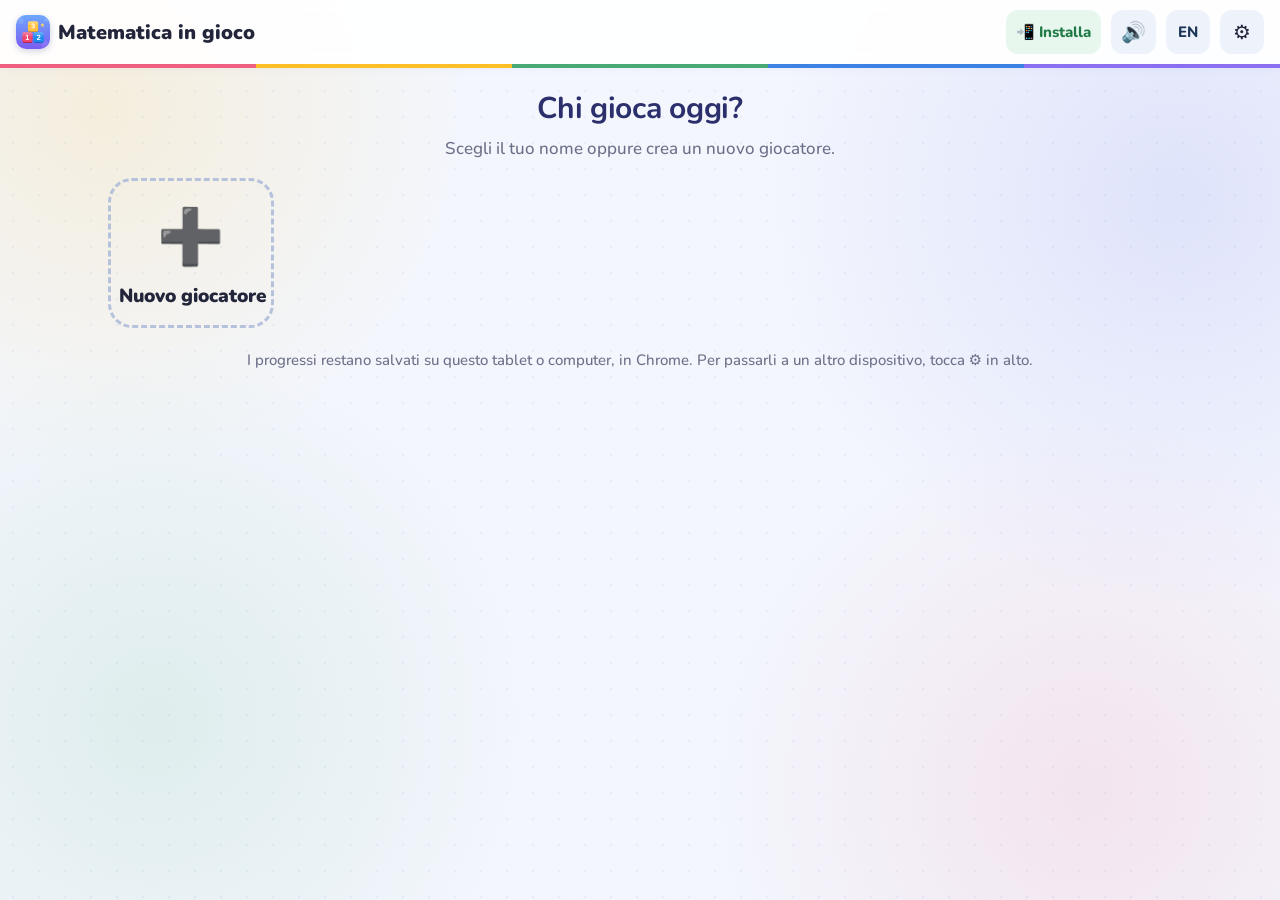
<file: index.html>
<!doctype html><html lang="it"><head><meta charset="utf-8"><meta name="viewport" content="width=device-width, initial-scale=1"><link rel="manifest" href="manifest.webmanifest"><meta name="theme-color" content="#4361ee"><meta name="description" content="Gioco di matematica per la scuola primaria, dalla 1ª alla 5ª."><link rel="icon" type="image/png" sizes="32x32" href="favicon-32.png"><link rel="apple-touch-icon" href="apple-touch-icon.png"><meta name="mobile-web-app-capable" content="yes"><meta name="apple-mobile-web-app-capable" content="yes"><meta name="apple-mobile-web-app-title" content="Matematica"></head><body><title>Matematica in gioco</title>
<style>:root {
  color-scheme: light;
  --bg: #f4f7fb; --ink: #23263b; --muted: #6b7088; --card: #ffffff; --line: #dfe5ef;
  --pri: #4361ee; --ok: #2a9d5c; --no: #e63946; --gold: #ffb703;
  --r: 18px; --shadow: 0 6px 18px rgba(30, 40, 90, .12);
  --font: "Nunito", "Segoe UI Rounded", "Arial Rounded MT Bold", system-ui, -apple-system, "Segoe UI", Roboto, sans-serif;
}
* { box-sizing: border-box; }
html, body { height: 100%; }
body { margin: 0; font-family: var(--font); color: var(--ink); background: var(--bg); -webkit-tap-highlight-color: transparent; user-select: none; }
button { font: inherit; color: inherit; cursor: pointer; }
[hidden] { display: none !important; }
.app { min-height: 100%; display: flex; flex-direction: column; }
.top { display: flex; align-items: center; gap: 10px; padding: 10px 16px; background: var(--card); box-shadow: 0 1px 0 var(--line); position: sticky; top: 0; z-index: 5; }
.top .title { font-weight: 900; font-size: 20px; flex: 1; display: flex; align-items: center; gap: 8px; min-width: 0; }
.top .title span { overflow: hidden; text-overflow: ellipsis; white-space: nowrap; }
.chip { display: inline-flex; align-items: center; gap: 6px; background: #fff7e0; border: 2px solid #ffe08a; padding: 4px 12px; border-radius: 999px; font-weight: 800; }
.icon-btn { border: 0; background: #eef2fb; border-radius: 12px; min-width: 44px; height: 44px; font-size: 20px; padding: 0 10px; font-weight: 800; }
.lang-btn { display: inline-grid; place-items: center; text-decoration: none; color: #1d3557; font-size: 15px; }
.inst-btn { font-size: 15px; background: #e8f7ee; color: #1f7a45; }
.icon-btn:hover { background: #e2e8f8; }
.screen { flex: 1; padding: 18px; max-width: 1100px; width: 100%; margin: 0 auto; }
h1 { font-size: 30px; margin: 6px 0 16px; text-align: center; }
h2 { font-size: 22px; margin: 18px 0 10px; }
.sub { text-align: center; color: var(--muted); margin: -8px 0 18px; font-size: 17px; }
.btn { border: 0; border-radius: 16px; padding: 14px 22px; font-size: 19px; font-weight: 800; background: var(--pri); color: #fff; box-shadow: 0 4px 0 #2f47b8; transition: transform .08s; }
.btn:active { transform: translateY(3px); box-shadow: 0 1px 0 #2f47b8; }
.btn.alt { background: #fff; color: var(--ink); box-shadow: 0 4px 0 #c7cfdf; border: 2px solid var(--line); }
.btn.ok { background: var(--ok); box-shadow: 0 4px 0 #1d6f40; }
.btn:disabled { opacity: .45; }
.row { display: flex; gap: 12px; flex-wrap: wrap; justify-content: center; }

/* profili */
.players { display: grid; grid-template-columns: repeat(auto-fill, minmax(150px, 1fr)); gap: 14px; }
.player { background: var(--card); border: 3px solid transparent; border-radius: var(--r); padding: 16px 8px; text-align: center; box-shadow: var(--shadow); position: relative; }
.player:hover { border-color: var(--pri); }
.player .av { font-size: 54px; line-height: 1.1; }
.player .nm { font-weight: 900; font-size: 19px; margin-top: 4px; }
.player .st { color: var(--muted); font-size: 14px; margin-top: 2px; }
.player .del { position: absolute; top: 6px; right: 6px; border: 0; background: transparent; font-size: 16px; opacity: .5; }
.player.new { border: 3px dashed #b6c2dc; box-shadow: none; background: transparent; }
.avatars { display: grid; grid-template-columns: repeat(auto-fill, minmax(58px, 1fr)); gap: 8px; margin: 10px 0 16px; }
.avatars button { font-size: 36px; background: #fff; border: 3px solid var(--line); border-radius: 14px; padding: 6px 0; }
.avatars button[aria-pressed="true"] { border-color: var(--pri); background: #eef2ff; }
.field { width: 100%; font-size: 22px; padding: 12px 14px; border: 3px solid var(--line); border-radius: 14px; font-family: inherit; font-weight: 800; }
.field:focus { outline: none; border-color: var(--pri); }

/* mondi */
.worlds { display: grid; grid-template-columns: repeat(auto-fill, minmax(190px, 1fr)); gap: 16px; }
.world { border: 0; border-radius: 22px; padding: 18px 14px 16px; color: #fff; text-align: left; box-shadow: var(--shadow); position: relative; overflow: hidden; min-height: 170px; display: flex; flex-direction: column; }
.world .num { font-size: 15px; font-weight: 900; text-transform: uppercase; letter-spacing: .06em; }
.world .wn { font-size: 22px; font-weight: 900; line-height: 1.15; margin: 6px 0 10px; }
.world .em { position: absolute; right: 10px; bottom: 4px; font-size: 64px; opacity: .9; }
.world .prog { margin-top: auto; font-weight: 800; background: rgba(0,0,0,.18); align-self: flex-start; padding: 3px 10px; border-radius: 999px; }
.t-prato { background: linear-gradient(140deg, #2d7d57, #1b5e40); }
.t-bosco { background: linear-gradient(140deg, #4a7a35, #386641); }
.t-mare { background: linear-gradient(140deg, #1d6fae, #3a56d4); }
.t-montagna { background: linear-gradient(140deg, #7d6470, #5e548e); }
.t-spazio { background: linear-gradient(140deg, #3c096c, #10002b); }

/* moduli e livelli (mappa a sentiero) */
.module { background: var(--card); border-radius: 22px; padding: 14px 16px 18px; margin-bottom: 16px; box-shadow: var(--shadow); }
.module h2 { margin: 2px 0 10px; display: flex; align-items: center; gap: 10px; }
.module h2 .ms { margin-left: auto; font-size: 15px; color: var(--muted); font-weight: 800; }
.path { display: flex; flex-wrap: wrap; gap: 14px 10px; align-items: flex-start; }
.lvl { width: 128px; border: 0; background: transparent; display: flex; flex-direction: column; align-items: center; gap: 6px; padding: 4px; border-radius: 16px; }
.lvl .dot { width: 70px; height: 70px; border-radius: 50%; display: grid; place-items: center; font-size: 26px; font-weight: 900; color: #fff; background: var(--pri); box-shadow: 0 5px 0 rgba(0,0,0,.18); position: relative; }
.lvl.done .dot { background: var(--ok); }
.lvl.locked .dot { background: #b8c0d0; }
.lvl.locked { cursor: not-allowed; }
.lvl .lt { font-size: 14px; font-weight: 800; text-align: center; line-height: 1.2; }
.lvl .stars { font-size: 17px; letter-spacing: 1px; color: #d0d5df; height: 20px; }
.lvl .stars b { color: var(--gold); font-weight: 400; }
.lvl:not(.locked):hover .dot { transform: scale(1.06); }

/* livello */
.intro { background: var(--card); border-radius: 22px; padding: 22px; box-shadow: var(--shadow); max-width: 760px; margin: 0 auto; }
.intro .how { background: #fff8e1; border-left: 6px solid var(--gold); border-radius: 12px; padding: 14px 16px; font-size: 19px; line-height: 1.5; margin: 12px 0 18px; }
.game { max-width: 860px; margin: 0 auto; }
.progress { display: flex; gap: 6px; margin: 4px 0 14px; }
.progress i { flex: 1; height: 12px; border-radius: 6px; background: #dde3ee; }
.progress i.ok { background: var(--ok); }
.progress i.no { background: var(--no); }
.progress i.cur { background: var(--pri); }
.qcard { background: var(--card); border-radius: 24px; padding: 20px; box-shadow: var(--shadow); text-align: center; position: relative; }
.qtext { font-size: 26px; font-weight: 800; line-height: 1.35; margin: 4px 0 12px; }
.qvis { display: flex; justify-content: center; margin: 6px 0 12px; overflow-x: auto; }
.qvis svg { max-width: 100%; height: auto; font-family: var(--font); }
.mg-title { font-size: 15px; font-weight: 900; color: var(--muted); text-transform: uppercase; letter-spacing: .08em; }

/* minigioco palloncini */
.balloons { display: flex; flex-wrap: wrap; justify-content: center; gap: 18px; padding: 10px 0 4px; }
.balloon { border: 0; background: none; padding: 0; display: flex; flex-direction: column; align-items: center; animation: bob 2.6s ease-in-out infinite; }
.balloon:nth-child(2) { animation-delay: -.7s; } .balloon:nth-child(3) { animation-delay: -1.3s; } .balloon:nth-child(4) { animation-delay: -1.9s; }
.balloon .b { min-width: 118px; min-height: 118px; max-width: 220px; padding: 14px; border-radius: 50% 50% 48% 48%; display: grid; place-items: center; font-size: 22px; font-weight: 900; color: #fff; text-shadow: 0 2px 2px rgba(0,0,0,.25); box-shadow: inset -10px -12px 0 rgba(0,0,0,.12); line-height: 1.15; }
.balloon .s { width: 2px; height: 38px; background: #9aa3b5; }
.balloon.pop { animation: pop .35s forwards; }
.balloon.good .b { outline: 5px solid var(--ok); }
@keyframes bob { 0%, 100% { transform: translateY(0); } 50% { transform: translateY(-10px); } }
@keyframes pop { to { transform: scale(1.5); opacity: 0; } }

/* coccodrillo */
.crocs { display: flex; justify-content: center; gap: 16px; margin-top: 8px; flex-wrap: wrap; }
.croc { border: 0; width: 120px; height: 120px; border-radius: 26px; background: #2a9d5c; color: #fff; font-size: 64px; font-weight: 900; box-shadow: 0 6px 0 #1d6f40; display: grid; place-items: center; }
.croc small { font-size: 13px; display: block; margin-top: -10px; }
.croc:active { transform: translateY(4px); box-shadow: 0 2px 0 #1d6f40; }

/* forziere con tastierino */
.chest { display: flex; flex-direction: column; align-items: center; gap: 12px; }
.answer-row { display: flex; gap: 10px; flex-wrap: wrap; justify-content: center; align-items: flex-end; }
.ansbox { min-width: 150px; min-height: 64px; border: 4px solid #c7cfdf; border-radius: 16px; font-size: 34px; font-weight: 900; display: flex; align-items: center; justify-content: center; padding: 0 14px; background: #fff; }
.ansbox.focus { border-color: var(--pri); box-shadow: 0 0 0 4px #dfe6ff; }
.ansbox.ok { border-color: var(--ok); background: #e9f8ef; }
.ansbox.no { border-color: var(--no); background: #fdecee; }
.anslbl { font-size: 14px; font-weight: 800; color: var(--muted); text-align: center; margin-bottom: 4px; }
.frac { display: flex; flex-direction: column; align-items: center; gap: 4px; }
.frac .bar { width: 120px; height: 5px; background: var(--ink); border-radius: 3px; }
.keypad { display: grid; grid-template-columns: repeat(3, 76px); gap: 10px; }
.keypad button { height: 64px; border: 0; border-radius: 16px; font-size: 30px; font-weight: 900; background: #eef2fb; box-shadow: 0 4px 0 #c9d2e6; }
.keypad button:active { transform: translateY(3px); box-shadow: 0 1px 0 #c9d2e6; }
.keypad .k-ok { background: var(--ok); color: #fff; box-shadow: 0 4px 0 #1d6f40; font-size: 24px; }
.keypad .k-del { background: #ffe3e3; box-shadow: 0 4px 0 #f1b0b0; }
.unit { font-size: 22px; font-weight: 800; color: var(--muted); align-self: center; }

/* spiegazione dopo l'errore */
.feedback { margin-top: 16px; border-radius: 20px; padding: 16px 18px; text-align: left; font-size: 19px; line-height: 1.45; animation: rise .25s ease-out; }
.feedback.ok { background: #e9f8ef; border: 3px solid #9bdcb5; }
.feedback.no { background: #fff4e6; border: 3px solid #ffc98a; }
.feedback .fh { font-weight: 900; font-size: 22px; margin-bottom: 6px; }
.feedback .ans { display: inline-block; background: #fff; border-radius: 10px; padding: 2px 10px; font-weight: 900; border: 2px solid var(--line); }
.feedback .how { margin-top: 8px; color: #5b4a2e; font-size: 16px; }
.feedback .row { justify-content: flex-start; margin-top: 12px; }
@keyframes rise { from { transform: translateY(10px); opacity: 0; } }

/* risultato */
.result { text-align: center; background: var(--card); border-radius: 24px; padding: 26px; box-shadow: var(--shadow); max-width: 560px; margin: 20px auto; }
.bigstars { font-size: 64px; letter-spacing: 6px; color: #d7dce6; }
.bigstars b { color: var(--gold); font-weight: 400; display: inline-block; animation: star .5s backwards; }
.bigstars b:nth-child(2) { animation-delay: .25s; } .bigstars b:nth-child(3) { animation-delay: .5s; }
@keyframes star { from { transform: scale(0) rotate(-90deg); } }
.confetti { position: fixed; inset: 0; pointer-events: none; overflow: hidden; z-index: 50; }
.confetti i { position: absolute; top: -20px; width: 10px; height: 16px; border-radius: 3px; animation: fall 2.2s linear forwards; }
@keyframes fall { to { transform: translateY(110vh) rotate(720deg); } }

.modal { position: fixed; inset: 0; background: rgba(20, 25, 50, .45); display: grid; place-items: center; z-index: 40; padding: 16px; }
.modal .box { background: #fff; border-radius: 22px; padding: 22px; max-width: 520px; width: 100%; box-shadow: var(--shadow); max-height: calc(100vh - 32px); max-height: calc(100dvh - 32px); overflow: auto; }
.toast { position: fixed; left: 50%; bottom: 20px; transform: translateX(-50%); background: var(--ink); color: #fff; padding: 10px 18px; border-radius: 12px; font-weight: 700; z-index: 60; }
.note { color: var(--muted); font-size: 15px; text-align: center; }
.xfer { border-top: 2px solid var(--line); margin: 16px 0; padding-top: 14px; }
.xfer-t { font-size: 18px; font-weight: 800; }
.xfer .row { justify-content: flex-start; }
.xfer-msg { font-weight: 700; font-size: 16px; margin: 14px 0 0; color: #1d6f40; overflow-wrap: anywhere; }
.xfer-msg.bad { color: #a4161a; }
.xfer-h { font-weight: 800; margin: 12px 0 4px; }
.xfer-p { display: flex; justify-content: space-between; gap: 12px; flex-wrap: wrap; padding: 7px 0; border-top: 1px solid var(--line); }
.xfer-n { font-weight: 800; }
.xfer-s { color: var(--muted); }
.tch-msg { text-align: center; }
.tch-tabs { display: flex; gap: 8px; flex-wrap: wrap; justify-content: center; margin: 20px 0 14px; }
.tch-tab { border: 2px solid var(--line); background: #fff; color: var(--ink); border-radius: 12px; padding: 9px 16px; font-size: 16px; font-weight: 800; }
.tch-tab[aria-pressed="true"] { background: var(--pri); border-color: var(--pri); color: #fff; }
.tch-wrap { overflow-x: auto; background: var(--card); border-radius: 18px; box-shadow: var(--shadow); }
.tch { border-collapse: separate; border-spacing: 0; width: 100%; font-size: 14px; }
.tch th, .tch td { padding: 10px 8px; border-bottom: 1px solid var(--line); text-align: center; vertical-align: middle; min-width: 92px; }
.tch thead th { font-size: 13px; font-weight: 800; color: var(--muted); vertical-align: bottom; }
.tch tbody tr:last-child th, .tch tbody tr:last-child td { border-bottom: 0; }
.tch .tch-who { position: sticky; left: 0; background: var(--card); text-align: left; min-width: 150px; max-width: 190px; border-right: 1px solid var(--line); z-index: 1; }
.tch-ic { font-size: 20px; }
.tch-whorow { display: flex; align-items: center; justify-content: space-between; gap: 6px; }
.tch-name { border: 0; background: transparent; padding: 2px 0; font: inherit; font-size: 16px; font-weight: 800; color: var(--pri); text-align: left; text-decoration: underline; overflow-wrap: anywhere; }
.tch-del { border: 0; background: transparent; color: var(--muted); font-size: 14px; padding: 2px 6px; }
.tch-where { color: var(--muted); font-size: 12px; font-weight: 600; margin-top: 2px; }
.tch-c { display: inline-block; min-width: 46px; padding: 3px 8px; border-radius: 8px; font-size: 15px; font-weight: 800; }
.tch-c.none { background: #eef1f6; color: var(--muted); }
.tch-c.some { background: #fff1d6; color: #7a4d00; }
.tch-c.all { background: #d8f2e2; color: #17623a; }
.tch-v { display: table; margin: 5px auto 0; padding: 2px 7px; border-radius: 7px; color: #fff; font-size: 11px; font-weight: 800; }
.tch-tot { font-weight: 800; white-space: nowrap; }
.tch-dm { display: flex; justify-content: space-between; align-items: center; gap: 10px; flex-wrap: wrap; font-weight: 800; margin-top: 14px; padding-bottom: 5px; border-bottom: 2px solid var(--line); }
.tch-dv { font-size: 14px; white-space: nowrap; }
.tch-dv .tch-v { display: inline-block; margin: 0; }
.tch-no { color: var(--muted); font-size: 13px; font-weight: 600; }
.tch-dl { display: flex; justify-content: space-between; gap: 12px; padding: 5px 0; border-bottom: 1px solid var(--line); font-size: 15px; }
.tch-dl.none { color: var(--muted); }
.tch-st { color: #e0a100; white-space: nowrap; }
.cmds { display: inline-flex; gap: 4px; vertical-align: middle; flex-wrap: wrap; }
.cmd { display: inline-grid; place-items: center; width: 34px; height: 34px; border-radius: 9px; background: #4361ee; color: #fff; font-weight: 900; font-size: 20px; line-height: 1; }
.priv-link { display: inline-block; margin-top: 4px; font-weight: 700; color: var(--pri); }

@media (max-width: 640px) {
  .qtext { font-size: 21px; }
  .keypad { grid-template-columns: repeat(3, 64px); }
  .keypad button { height: 56px; font-size: 26px; }
  .balloon .b { min-width: 96px; min-height: 96px; font-size: 18px; }
  .croc { width: 96px; height: 96px; font-size: 52px; }
  .screen { padding: 12px; }
}
@media (prefers-reduced-motion: reduce) { .balloon { animation: none; } .confetti { display: none; } }
@media print { .top { display: none; } }

/* «Lo sai che…?» */
.fact { display: flex; gap: 14px; align-items: flex-start; text-align: left; background: linear-gradient(135deg, #eef4ff, #f6efff); border: 3px solid #c9d6ff; border-radius: 20px; padding: 14px 16px; margin: 16px 0 18px; animation: rise .4s ease-out .3s backwards; }
.fact .fi { font-size: 42px; line-height: 1; flex: none; width: 52px; text-align: center; }
.fact .ft { font-weight: 900; font-size: 20px; color: #3a0ca3; margin-bottom: 4px; }
.fact .fx { font-size: 18px; line-height: 1.45; }

/* verifica finale */
.lvl.verif .dot { background: linear-gradient(135deg, #ffb703, #fb8500); font-size: 32px; }
.lvl.verif.locked .dot { background: #b8c0d0; }
.lvl .vg { font-size: 13px; font-weight: 900; color: #2a9d5c; height: 20px; }
.giudizio { display: inline-block; color: #fff; font-weight: 900; font-size: 22px; padding: 8px 18px; border-radius: 999px; margin: 4px 0 10px; }
.review { text-align: left; margin-top: 10px; }
.rv { border: 2px solid #ffd8a8; background: #fff9f0; border-radius: 16px; padding: 12px 14px; margin-bottom: 10px; font-size: 17px; line-height: 1.45; }
.rv-l { font-size: 13px; font-weight: 900; color: var(--muted); text-transform: uppercase; letter-spacing: .05em; }
.rv-q { font-size: 20px; font-weight: 800; margin: 4px 0; }
.rv .how { margin-top: 6px; color: #5b4a2e; font-size: 15px; }
.ans.no { border-color: #f5a3aa; background: #fdecee; text-decoration: line-through; }
.result .ans { display: inline-block; background: #fff; border-radius: 10px; padding: 1px 9px; font-weight: 900; border: 2px solid var(--line); }

/* minigioco: pesci che nuotano */
.mg-pesci { flex-direction: column; align-items: stretch; gap: 10px; background: linear-gradient(#cdefff, #8fd3f4); border-radius: 20px; padding: 14px; }
.mg-pesci .balloon { animation: swim 5s ease-in-out infinite alternate; align-self: flex-start; }
.mg-pesci .balloon:nth-child(2) { animation-duration: 6s; } .mg-pesci .balloon:nth-child(3) { animation-duration: 4.4s; } .mg-pesci .balloon:nth-child(4) { animation-duration: 5.6s; }
.mg-pesci .b { min-width: 150px; min-height: 64px; max-width: none; border-radius: 50% 40% 40% 50% / 50%; position: relative; padding: 10px 40px 10px 22px; }
.mg-pesci .b::after { content: ''; position: absolute; right: -24px; top: 50%; transform: translateY(-50%); border-left: 30px solid currentColor; border-top: 20px solid transparent; border-bottom: 20px solid transparent; color: inherit; }
.mg-pesci .b::before { content: ''; position: absolute; left: 16px; top: 14px; width: 8px; height: 8px; border-radius: 50%; background: #222; }
@keyframes swim { from { transform: translateX(0); } to { transform: translateX(min(42vw, 360px)); } }
/* minigioco: carte da girare */
.mg-carte { gap: 14px; }
.mg-carte .balloon { animation: none; perspective: 600px; }
.mg-carte .b { border-radius: 16px; min-width: 120px; min-height: 150px; box-shadow: 0 6px 0 rgba(0,0,0,.18); border: 4px solid #fff; transition: transform .35s; }
.mg-carte .balloon:hover .b { transform: translateY(-4px) rotate(-1deg); }
.mg-carte .balloon.flip .b { transform: rotateY(180deg) scale(.9); opacity: .4; }
.mg-carte .balloon.good .b { outline: 5px solid var(--ok); opacity: 1; transform: none; }

/* cifre colorate per posizione */
.nm { font-variant-numeric: tabular-nums; white-space: nowrap; }
.d-u { color: #1d6fe0; } .d-da { color: #e63946; } .d-h { color: #2a9d5c; } .d-k { color: #8338ec; } .d-mi { color: #f77f00; } .d-g { color: #6d4c41; } .d-dec { color: #0096a8; }
.nm [class^="d-"] { font-weight: 900; }
.sep-k { color: #4a4f63; font-weight: 900; font-size: .95em; margin: 0 .16em; }
.sep-dec { color: #111; font-weight: 900; font-size: 1.25em; margin: 0 .06em; }
.legend { display: flex; flex-wrap: wrap; gap: 6px 14px; justify-content: center; margin: -4px 0 10px; font-size: 14px; font-weight: 800; color: var(--muted); }
.legend .lg { display: inline-flex; align-items: center; gap: 4px; }
.legend i { font-style: normal; font-size: 16px; }
.balloon .lab { background: #fff; border-radius: 12px; padding: 2px 10px; text-shadow: none; color: var(--ink); box-shadow: 0 1px 0 rgba(0,0,0,.15); }
.ansbox .nm { font-size: 1em; }

/* calcolo passo per passo */
.steps { --cw: 38px; margin-top: 14px; background: #fff; border: 3px solid #c9d6ff; border-radius: 18px; padding: 12px; text-align: center; }
.stitle { font-weight: 900; color: #3a0ca3; margin-bottom: 8px; }
.swrap { overflow-x: auto; display: flex; justify-content: center; padding: 4px; }
.sgrid { --rh: 42px; display: grid; grid-auto-rows: var(--rh); font-size: 28px; font-weight: 900; font-variant-numeric: tabular-nums; }
.sc { display: grid; place-items: center; color: #1d3557; position: relative; }
.sc.d-u { color: #1d6fe0; } .sc.d-da { color: #e63946; } .sc.d-h { color: #2a9d5c; } .sc.d-k { color: #8338ec; } .sc.d-mi { color: #f77f00; } .sc.d-g { color: #6d4c41; } .sc.d-dec { color: #0096a8; } .sc.pad { color: #9aa3b5; }
.sc.ctop { font-size: 17px; align-items: end; color: #e63946; }
.sc.carry { color: #e63946; font-size: 17px; }
.sc.borrow { color: #d00000; font-size: 17px; }
.sc.struck::after { content: ''; position: absolute; left: 18%; right: 18%; top: 50%; border-top: 3px solid #d00000; transform: rotate(-20deg); }
.sc.line { border-top: 3px solid #1d3557; }
.sc.hl { background: #fff3bf; border-radius: 6px; }
.sc.op { color: #e63946; }
.sc.pad { color: #9aa3b5; }
.sc.res { animation: pop-in .3s ease-out; }
.sc.comma, .sc.commaR::after { color: #111; }
.sc.commaR::after { content: ','; position: absolute; right: -6px; bottom: 4px; }
.sc.dotR::after { content: '.'; position: absolute; right: -5px; bottom: 2px; color: #111; }
.sc.ul { border-bottom: 3px solid #1d3557; }
.sc.vbar { border-left: 3px solid #1d3557; }
.sc.hbar { border-bottom: 3px solid #1d3557; }
.sc.q { color: #2a9d5c; }
.sc.rem { color: #1d6fe0; }
.sc.down { color: #8338ec; }
.sc.dvs { color: #e76f51; }
@keyframes pop-in { from { transform: scale(1.6); opacity: 0; } }
.qcol { --cw: 38px; display: flex; justify-content: center; margin: 4px auto 12px; padding: 8px 14px; background: #fffdf3; border: 2px dashed #f2c94c; border-radius: 16px; width: fit-content; max-width: 100%; }
.handnote { max-width: 520px; margin: -4px auto 12px; text-align: center; font-size: 15px; font-weight: 700; color: #6b4f00; background: #fff6d6; border-radius: 12px; padding: 7px 12px; }
.guide { max-width: 860px; margin: 0 auto; background: var(--card); border-radius: 24px; padding: 22px 24px; box-shadow: 0 6px 24px rgba(30, 40, 90, .08); }
.guide h1 { text-align: center; margin: 4px 0 8px; }
.g-em { text-align: center; font-size: 54px; line-height: 1; }
.g-intro { font-size: 19px; line-height: 1.55; text-align: center; margin: 6px auto 4px; max-width: 700px; }
.g-mod { background: #f6f8ff; border-radius: 16px; padding: 14px 16px; margin: 14px 0; }
.g-mod h2 { display: flex; gap: 8px; align-items: center; margin: 0 0 6px; font-size: 21px; }
.g-learn { margin: 0 0 10px; font-size: 17px; line-height: 1.45; }
.g-terms { display: grid; grid-template-columns: minmax(130px, 220px) 1fr; gap: 8px 14px; margin: 0; }
.g-terms dt { font-weight: 900; color: #3a0ca3; }
.g-terms dd { margin: 0; font-size: 16px; line-height: 1.45; }
@media (max-width: 640px) { .g-terms { grid-template-columns: 1fr; gap: 2px; } .g-terms dd { margin-bottom: 8px; } .guide { padding: 16px 14px; } }
.coin { display: inline-block; width: 1.05em; height: 1.05em; border-radius: 50%; vertical-align: -0.16em; background: radial-gradient(circle at 35% 35%, #ffe680, #f5b800 55%, #c98a00); box-shadow: inset 0 0 0 2px #b07800; margin: 0 .12em; }
.stag { display: inline-block; background: #3a0ca3; color: #fff; font-size: 13px; font-weight: 800; border-radius: 999px; padding: 1px 9px; margin-right: 4px; vertical-align: 2px; }
.snote { font-size: 18px; line-height: 1.45; margin: 10px 4px; min-height: 52px; text-align: left; background: #f6f8ff; border-radius: 12px; padding: 10px 12px; }
.sctl { display: flex; gap: 10px; align-items: center; justify-content: center; flex-wrap: wrap; }
.sbtn { padding: 10px 16px; font-size: 16px; }
.scnt { font-weight: 800; color: var(--muted); }
.steps-holder { margin-top: 10px; }
@media (max-width: 640px) { .steps, .qcol { --cw: 30px; } .sgrid { font-size: 22px; --rh: 34px; } }

/* ---------- stile «carino ma non infantile» ----------
   Font: Nunito, SIL Open Font License 1.1, © The Nunito Project Authors (github.com/googlefonts/nunito) */
@font-face { font-family: "Nunito"; font-style: normal; font-weight: 500 900; font-display: swap; src: url([data-uri]) format("woff"); }
:root { --r: 22px; --shadow: 0 8px 22px rgba(60, 70, 140, .13); --pri: #4f5bea; }
body {
  background-color: #f3f6fd;
  background-image:
    radial-gradient(circle at 8% 12%, rgba(255, 183, 3, .13) 0, transparent 26%),
    radial-gradient(circle at 92% 22%, rgba(79, 91, 234, .12) 0, transparent 30%),
    radial-gradient(circle at 85% 88%, rgba(239, 71, 111, .10) 0, transparent 28%),
    radial-gradient(circle at 12% 80%, rgba(42, 157, 92, .10) 0, transparent 28%),
    radial-gradient(rgba(79, 91, 234, .07) 1.4px, transparent 1.6px);
  background-size: auto, auto, auto, auto, 26px 26px;
  background-attachment: fixed;
}
.top { background: rgba(255, 255, 255, .92); backdrop-filter: blur(6px); box-shadow: 0 2px 10px rgba(60, 70, 140, .08); }
.top::after { content: ""; position: absolute; left: 0; right: 0; bottom: -4px; height: 4px;
  background: linear-gradient(90deg, #ef476f 0 20%, #ffb703 20% 40%, #2a9d5c 40% 60%, #1d6fe0 60% 80%, #7b5cf0 80%); opacity: .85; }
.top .logo { width: 34px; height: 34px; border-radius: 10px; flex: none; box-shadow: 0 2px 6px rgba(60, 70, 140, .25); }
h1 { color: #2b2f6b; letter-spacing: -.01em; }
.btn { border-radius: 18px; box-shadow: 0 4px 0 #353fc0; }
.btn:active { box-shadow: 0 1px 0 #353fc0; }
.player, .world, .module { transition: transform .15s ease, box-shadow .15s ease; }
.player { border-radius: 24px; }
.player:hover, .world:hover { transform: translateY(-3px); box-shadow: 0 14px 28px rgba(60, 70, 140, .18); }
.player:active, .world:active { transform: translateY(0); }
.player .av { display: inline-grid; place-items: center; width: 82px; height: 82px; border-radius: 50%; background: linear-gradient(145deg, #eef1ff, #fff4dc); margin: 0 auto; }
.player.new .av { background: transparent; }
.world { border-radius: 26px; }
.world::before, .world::after { content: ""; position: absolute; border-radius: 50%; background: rgba(255, 255, 255, .13); pointer-events: none; }
.world::before { width: 120px; height: 120px; right: -34px; top: -40px; }
.world::after { width: 54px; height: 54px; left: 62%; top: 46%; background: rgba(255, 255, 255, .08); }
.world .em { filter: drop-shadow(0 4px 6px rgba(0, 0, 0, .2)); }
.module { border-radius: 26px; }
.modal .box { border-radius: 26px; }
.lvl .dot { box-shadow: 0 5px 0 rgba(0, 0, 0, .16), inset 0 -4px 0 rgba(0, 0, 0, .08), inset 0 3px 0 rgba(255, 255, 255, .25); }
@media (prefers-reduced-motion: reduce) { .player, .world, .module { transition: none; } .player:hover, .world:hover { transform: none; } }
.inst-steps { text-align: left; font-size: 18px; line-height: 1.5; padding-left: 26px; margin: 8px 0 12px; }
.inst-steps li { margin-bottom: 8px; }
@media (max-width: 560px) { .inst-btn .lbl { display: none; } }
</style>
<div class="app" id="app">
  <header class="top">
    <button class="icon-btn" id="tBack" type="button" aria-label="Indietro" hidden>←</button>
    <div class="title" id="tTitle"></div>
    <span class="chip" id="tCoins" hidden></span>
    <button class="icon-btn" id="tPlayer" type="button" title="Cambia giocatore" hidden></button>
    <button class="icon-btn inst-btn" id="tInstall" type="button" hidden>📲</button>
    <button class="icon-btn" id="tSound" type="button" aria-label="Suoni">🔊</button>
    <a class="icon-btn lang-btn" href="english.html" title="English version" aria-label="English version">EN</a>
    <button class="icon-btn" id="tSet" type="button" aria-label="Impostazioni">⚙️</button>
  </header>
  <main class="screen" id="screen"></main>
</div>
<div class="toast" id="toast" role="status" hidden></div>
<script>window.LANG = 'it';
window.PWA = true;
/* Disegni SVG per gli esercizi: oggetti da contare, blocchi in base 10, linea dei numeri,
   orologio, monete, frazioni, figure, grafici. Tutti restituiscono una stringa SVG. */
(function (root) {
  'use strict';
  const V = {};
  const esc = s => String(s).replace(/&/g, '&amp;').replace(/</g, '&lt;');
  const svg = (w, h, body, extra = '') => `<svg viewBox="0 0 ${w} ${h}" width="${w}" height="${h}" class="vis" ${extra} xmlns="http://www.w3.org/2000/svg">${body}</svg>`;
  V.svg = svg;
  const T = (x, y, s, size = 16, fill = '#2b2d42', anchor = 'middle', weight = 600) => `<text x="${x}" y="${y}" font-size="${size}" fill="${fill}" text-anchor="${anchor}" font-weight="${weight}" font-family="inherit">${esc(s)}</text>`;
  V.T = T;
  const ICONS = {
    mela: (x, y, r) => `<circle cx="${x}" cy="${y + 1}" r="${r}" fill="#e63946"/><path d="M${x} ${y - r + 2} q2 -6 6 -7" stroke="#6b4226" stroke-width="2" fill="none"/><ellipse cx="${x + 5}" cy="${y - r}" rx="4" ry="2" fill="#52b788"/>`,
    stella: (x, y, r) => { let p = ''; for (let i = 0; i < 10; i++) { const a = -Math.PI / 2 + i * Math.PI / 5, rr = i % 2 ? r * 0.45 : r; p += (i ? 'L' : 'M') + (x + rr * Math.cos(a)).toFixed(1) + ' ' + (y + rr * Math.sin(a)).toFixed(1); } return `<path d="${p}Z" fill="#ffb703" stroke="#e09f00"/>`; },
    pallina: (x, y, r) => `<circle cx="${x}" cy="${y}" r="${r}" fill="#4895ef"/><circle cx="${x - r / 3}" cy="${y - r / 3}" r="${r / 4}" fill="#fff" opacity=".6"/>`,
    fiore: (x, y, r) => { let s = ''; for (let i = 0; i < 5; i++) { const a = i * 2 * Math.PI / 5; s += `<circle cx="${x + r * 0.55 * Math.cos(a)}" cy="${y + r * 0.55 * Math.sin(a)}" r="${r * 0.45}" fill="#f28482"/>`; } return s + `<circle cx="${x}" cy="${y}" r="${r * 0.35}" fill="#ffd166"/>`; },
    pesce: (x, y, r) => `<ellipse cx="${x}" cy="${y}" rx="${r}" ry="${r * 0.6}" fill="#f4a261"/><path d="M${x + r - 2} ${y} l${r * 0.7} ${-r * 0.5} v${r} Z" fill="#e76f51"/><circle cx="${x - r * 0.45}" cy="${y - 2}" r="2" fill="#222"/>`,
  };
  V.ICONS = Object.keys(ICONS);
  // n oggetti uguali, a righe da 5 (come nelle cornici del dieci)
  V.objects = function (n, kind = 'mela', perRow = 5) {
    const r = 13, gap = 34, rows = Math.max(1, Math.ceil(n / perRow));
    const w = Math.max(1, Math.min(n, perRow)) * gap + 10, h = rows * gap + 6;
    let b = '';
    for (let i = 0; i < n; i++) { const cx = 22 + (i % perRow) * gap, cy = 20 + Math.floor(i / perRow) * gap; b += ICONS[kind](cx, cy, r); }
    return svg(w, h, b);
  };
  // gruppi uguali (moltiplicazione come addizione ripetuta)
  V.groups = function (g, k, kind = 'pallina') {
    const per = Math.min(k, 5), rr = 9, gw = per * 22 + 16, rows = Math.ceil(k / 5), gh = rows * 22 + 16;
    const cols = Math.min(g, 4), w = cols * (gw + 10) + 10, h = Math.ceil(g / 4) * (gh + 10) + 10;
    let b = '';
    for (let i = 0; i < g; i++) {
      const gx = 10 + (i % 4) * (gw + 10), gy = 10 + Math.floor(i / 4) * (gh + 10);
      b += `<rect x="${gx}" y="${gy}" width="${gw}" height="${gh}" rx="12" fill="#eef4ff" stroke="#9db4e8" stroke-dasharray="4 3"/>`;
      for (let j = 0; j < k; j++) b += ICONS[kind](gx + 18 + (j % 5) * 22, gy + 19 + Math.floor(j / 5) * 22, rr);
    }
    return svg(w, h, b);
  };
  // schieramento righe × colonne
  V.array = function (r, c) {
    const s = 24, w = c * s + 20, h = r * s + 20;
    let b = '';
    for (let i = 0; i < r; i++) for (let j = 0; j < c; j++) b += `<circle cx="${20 + j * s}" cy="${20 + i * s}" r="8" fill="#7209b7" opacity=".85"/>`;
    return svg(w, h, b);
  };
  // blocchi in base 10: centinaia (quadrati), decine (barrette), unità (cubetti)
  V.base10 = function (h, d, u) {
    const s = 7; let x = 8, b = '';
    for (let i = 0; i < h; i++) { b += `<rect x="${x}" y="8" width="${10 * s}" height="${10 * s}" fill="#95d5b2" stroke="#2a9d5c"/>`; for (let k = 1; k < 10; k++) b += `<line x1="${x + k * s}" y1="8" x2="${x + k * s}" y2="${8 + 10 * s}" stroke="#2a9d5c" stroke-width=".5"/><line x1="${x}" y1="${8 + k * s}" x2="${x + 10 * s}" y2="${8 + k * s}" stroke="#2a9d5c" stroke-width=".5"/>`; x += 10 * s + 8; }
    for (let i = 0; i < d; i++) { b += `<rect x="${x}" y="8" width="${s}" height="${10 * s}" fill="#f4a3a8" stroke="#e63946"/>`; for (let k = 1; k < 10; k++) b += `<line x1="${x}" y1="${8 + k * s}" x2="${x + s}" y2="${8 + k * s}" stroke="#e63946" stroke-width=".5"/>`; x += s + 5; }
    if (d) x += 4;
    for (let i = 0; i < u; i++) { b += `<rect x="${x + (i % 3) * (s + 3)}" y="${8 + 10 * s - s - Math.floor(i / 3) * (s + 3)}" width="${s}" height="${s}" fill="#8ab8f5" stroke="#1d6fe0"/>`; }
    x += u ? 3 * (s + 3) + 4 : 0;
    return svg(Math.max(60, x + 4), 10 * s + 16, b);
  };
  // linea dei numeri con eventuali salti (frecce) e un punto da trovare
  V.numberLine = function (from, to, opts = {}) {
    const n = to - from, w = Math.min(680, Math.max(300, n * 34)), x0 = 20, step = (w - 40) / n;
    const X = v => x0 + (v - from) * step;
    let b = `<line x1="${x0 - 10}" y1="60" x2="${w - 10}" y2="60" stroke="#333" stroke-width="2"/><path d="M${w - 10} 60 l-8 -5 v10z" fill="#333"/>`;
    const lbEvery = opts.every || (n > 20 ? 5 : 1);
    for (let v = from; v <= to; v++) {
      const big = (v - from) % lbEvery === 0;
      b += `<line x1="${X(v)}" y1="${big ? 52 : 55}" x2="${X(v)}" y2="${big ? 68 : 65}" stroke="#333" stroke-width="${big ? 2 : 1}"/>`;
      if (big && !(opts.hide || []).includes(v)) b += T(X(v), 86, String(opts.label ? opts.label(v) : v), 13, '#333');
    }
    for (const [a, c] of (opts.jumps || [])) { const xa = X(a), xc = X(c), mid = (xa + xc) / 2, hgt = Math.min(40, Math.abs(xc - xa) / 2 + 10); b += `<path d="M${xa} 55 Q${mid} ${55 - hgt * 1.6} ${xc} 55" fill="none" stroke="#f3722c" stroke-width="2.5"/><path d="M${xc} 55 l${xc > xa ? -9 : 9} -6 l${xc > xa ? 2 : -2} 8z" fill="#f3722c"/>`; }
    for (const v of (opts.mark || [])) b += `<circle cx="${X(v)}" cy="60" r="7" fill="#e63946"/>`;
    for (const v of (opts.ask || [])) b += `<rect x="${X(v) - 13}" y="72" width="26" height="22" rx="5" fill="#fff3bf" stroke="#f59f00"/>` + T(X(v), 88, '?', 15, '#d9480f');
    return svg(w, 100, b);
  };
  // orologio analogico
  V.clock = function (h, m, big) {
    const c = 80, r = 70;
    let b = `<circle cx="${c}" cy="${c}" r="${r}" fill="#fff" stroke="#264653" stroke-width="5"/>`;
    for (let i = 0; i < 60; i++) { const a = i * Math.PI / 30, big = i % 5 === 0; b += `<line x1="${c + (r - (big ? 11 : 5)) * Math.sin(a)}" y1="${c - (r - (big ? 11 : 5)) * Math.cos(a)}" x2="${c + (r - 2) * Math.sin(a)}" y2="${c - (r - 2) * Math.cos(a)}" stroke="#264653" stroke-width="${big ? 2.5 : 1}"/>`; }
    for (let i = 1; i <= 12; i++) { const a = i * Math.PI / 6; b += T(c + (r - 22) * Math.sin(a), c - (r - 22) * Math.cos(a) + 5, String(i), 14, '#264653'); }
    const ah = ((h % 12) + m / 60) * Math.PI / 6, am = m * Math.PI / 30;
    b += `<line x1="${c}" y1="${c}" x2="${c + 38 * Math.sin(ah)}" y2="${c - 38 * Math.cos(ah)}" stroke="#264653" stroke-width="6" stroke-linecap="round"/>`;
    b += `<line x1="${c}" y1="${c}" x2="${c + 56 * Math.sin(am)}" y2="${c - 56 * Math.cos(am)}" stroke="#e76f51" stroke-width="4" stroke-linecap="round"/><circle cx="${c}" cy="${c}" r="5" fill="#264653"/>`;
    return big ? `<svg viewBox="0 0 160 160" width="240" height="240" class="vis" xmlns="http://www.w3.org/2000/svg">${b}</svg>` : svg(160, 160, b);
  };
  // monete e banconote in centesimi
  V.money = function (list) {
    const en = root.LANG === 'en';
    const lab = v => v >= 100 ? (en ? '€' + (v / 100) : (v / 100) + ' €') : v + (en ? 'c' : ' cent');
    // banconote: colori veri dell'euro; monete: rame (1, 2, 5 cent), oro nordico (10, 20, 50 cent), bimetalliche (1 € e 2 €)
    const NOTE = { 500: '#9fa8a3', 1000: '#e07a7a', 2000: '#6c9bd2', 5000: '#e9a05a', 10000: '#6fb36f', 20000: '#d8b93c', 50000: '#a98ac9' };
    let x = 6, b = '';
    for (const v of list) {
      if (v >= 500) { b += `<rect x="${x}" y="14" width="92" height="52" rx="5" fill="${NOTE[v] || '#999'}" stroke="#555"/><rect x="${x + 5}" y="19" width="82" height="42" rx="3" fill="none" stroke="#fff" stroke-opacity=".6"/>` + T(x + 46, 47, lab(v), 18, '#fff', 'middle', 900); x += 100; }
      else {
        const r = v === 200 ? 24 : v === 100 ? 22 : v >= 10 ? 20 : 17;
        if (v >= 100) {
          const outer = v === 200 ? '#c8ccd1' : '#e6c35c', inner = v === 200 ? '#e6c35c' : '#c8ccd1';
          b += `<circle cx="${x + r}" cy="40" r="${r}" fill="${outer}" stroke="#6b5a2a" stroke-width="2"/><circle cx="${x + r}" cy="40" r="${r - 7}" fill="${inner}" stroke="#6b5a2a" stroke-width="1"/>`;
        } else b += `<circle cx="${x + r}" cy="40" r="${r}" fill="${v >= 10 ? '#e6c35c' : '#c9783a'}" stroke="#8a6d1f" stroke-width="2"/>`;
        if (v >= 100) b += T(x + r, 45, lab(v), 13, '#2b1d00', 'middle', 900);
        else b += T(x + r, 42, String(v), v >= 10 ? 15 : 13, '#2b1d00', 'middle', 900) + T(x + r, 52, 'cent', 7, '#2b1d00', 'middle', 700);
        x += 2 * r + 6;
      }
    }
    return svg(Math.max(60, x + 4), 80, b);
  };
  // frazione: torta o barra con parti colorate
  V.fraction = function (n, d, kind = 'pie') {
    let b = '';
    if (kind === 'pie') {
      const c = 70, r = 60;
      for (let i = 0; i < d; i++) {
        const a0 = -Math.PI / 2 + i * 2 * Math.PI / d, a1 = a0 + 2 * Math.PI / d;
        const p = d === 1 ? `M${c} ${c - r} A${r} ${r} 0 1 1 ${c - 0.01} ${c - r}Z` : `M${c} ${c} L${c + r * Math.cos(a0)} ${c + r * Math.sin(a0)} A${r} ${r} 0 ${a1 - a0 > Math.PI ? 1 : 0} 1 ${c + r * Math.cos(a1)} ${c + r * Math.sin(a1)}Z`;
        b += `<path d="${p}" fill="${i < n ? '#f77f00' : '#fff'}" stroke="#333" stroke-width="2"/>`;
      }
      return svg(140, 140, b);
    }
    const w = 300, h = 46, pw = w / d;
    for (let i = 0; i < d; i++) b += `<rect x="${10 + i * pw}" y="10" width="${pw}" height="${h}" fill="${i < n ? '#2a9d8f' : '#fff'}" stroke="#333" stroke-width="2"/>`;
    return svg(w + 20, h + 20, b);
  };
  // poligono con le misure dei lati
  V.polygon = function (pts, labels = [], opts = {}) {
    const xs = pts.map(p => p[0]), ys = pts.map(p => p[1]);
    const mnx = Math.min(...xs), mny = Math.min(...ys), mxx = Math.max(...xs), mxy = Math.max(...ys);
    const sc = Math.min(220 / Math.max(1, mxx - mnx), 150 / Math.max(1, mxy - mny));
    const P = pts.map(p => [40 + (p[0] - mnx) * sc, 30 + (mxy - p[1]) * sc]);
    let b = `<path d="M${P.map(p => p.join(' ')).join(' L')}Z" fill="${opts.fill || '#cdeccf'}" stroke="#2d6a4f" stroke-width="3"/>`;
    const cx = P.reduce((s, p) => s + p[0], 0) / P.length, cy = P.reduce((s, p) => s + p[1], 0) / P.length;
    labels.forEach((lb, i) => {
      if (lb === null || lb === undefined || lb === '') return;
      const a = P[i], c = P[(i + 1) % P.length]; const mx = (a[0] + c[0]) / 2, my = (a[1] + c[1]) / 2;
      const dx = mx - cx, dy = my - cy, l = Math.hypot(dx, dy) || 1;
      b += T(mx + dx / l * 18, my + dy / l * 18 + 5, lb, 14, '#1b4332');
    });
    if (opts.h) { const [a, c] = opts.h.map(p => [40 + (p[0] - mnx) * sc, 30 + (mxy - p[1]) * sc]); b += `<line x1="${a[0]}" y1="${a[1]}" x2="${c[0]}" y2="${c[1]}" stroke="#d00000" stroke-width="2" stroke-dasharray="5 4"/>` + T(c[0] + 8, (a[1] + c[1]) / 2 + 5, opts.hLabel || 'h', 14, '#d00000', 'start'); }
    return svg(Math.max(...P.map(p => p[0])) + 50, Math.max(...P.map(p => p[1])) + 40, b);
  };
  // figura su quadretti (aree e perimetri contando)
  V.gridShape = function (w, h) {
    const s = 22; let b = '';
    for (let i = 0; i <= w + 2; i++) b += `<line x1="${10 + i * s}" y1="10" x2="${10 + i * s}" y2="${10 + (h + 2) * s}" stroke="#d0d7de"/>`;
    for (let j = 0; j <= h + 2; j++) b += `<line x1="10" y1="${10 + j * s}" x2="${10 + (w + 2) * s}" y2="${10 + j * s}" stroke="#d0d7de"/>`;
    b += `<rect x="${10 + s}" y="${10 + s}" width="${w * s}" height="${h * s}" fill="#90e0ef" fill-opacity=".7" stroke="#0077b6" stroke-width="3"/>`;
    return svg((w + 2) * s + 20, (h + 2) * s + 20, b);
  };
  // figure piane semplici
  V.shape = function (name, color = '#ffafcc') {
    const st = `fill="${color}" stroke="#333" stroke-width="3"`;
    const S = {
      cerchio: `<circle cx="70" cy="60" r="48" ${st}/>`,
      quadrato: `<rect x="22" y="12" width="96" height="96" ${st}/>`,
      rettangolo: `<rect x="5" y="30" width="130" height="64" ${st}/>`,
      triangolo: `<path d="M70 10 L130 108 L10 108Z" ${st}/>`,
      rombo: `<path d="M70 6 L126 60 L70 114 L14 60Z" ${st}/>`,
      pentagono: `<path d="M70 8 L126 50 L104 112 L36 112 L14 50Z" ${st}/>`,
      esagono: `<path d="M40 12 L100 12 L130 60 L100 108 L40 108 L10 60Z" ${st}/>`,
      ovale: `<ellipse cx="70" cy="60" rx="62" ry="38" ${st}/>`,
      trapezio: `<path d="M40 20 L100 20 L132 104 L8 104Z" ${st}/>`,
    };
    return svg(140, 120, S[name]);
  };
  // angolo con l'ampiezza data (gradi)
  V.angle = function (deg, label = true) {
    const c = [40, 120], L = 110, a = deg * Math.PI / 180;
    const p = [c[0] + L * Math.cos(a), c[1] - L * Math.sin(a)];
    let b = `<line x1="${c[0]}" y1="${c[1]}" x2="${c[0] + L}" y2="${c[1]}" stroke="#333" stroke-width="3"/><line x1="${c[0]}" y1="${c[1]}" x2="${p[0]}" y2="${p[1]}" stroke="#333" stroke-width="3"/>`;
    if (Math.abs(deg - 90) < 0.01) b += `<path d="M${c[0] + 18} ${c[1]} V${c[1] - 18} H${c[0]}" fill="none" stroke="#e63946" stroke-width="2"/>`;
    else { const r = 26; b += `<path d="M${c[0] + r} ${c[1]} A${r} ${r} 0 ${deg > 180 ? 1 : 0} 0 ${c[0] + r * Math.cos(a)} ${c[1] - r * Math.sin(a)}" fill="none" stroke="#e63946" stroke-width="2"/>`; }
    const minx = Math.min(c[0], p[0]) - 10;
    return svg(Math.max(c[0] + L, p[0]) - minx + 20, 140, `<g transform="translate(${-minx + 10} 0)">${b}</g>`);
  };
  // coppie di rette
  // traslazione, rotazione o simmetria di una figura a forma di L sul reticolo (A = di partenza, B = di arrivo)
  V.transform = function (kind, o) {
    const c = 24, W = 13, H = 9, pad = 6;
    const L = [[0, 0], [1, 0], [1, 2], [2, 2], [2, 3], [0, 3]];
    const A = L.map(([x, y]) => [o.ax + x, o.ay + y]);
    let f, extra = '';
    if (kind === 'trasl') f = ([x, y]) => [x + o.dx, y + o.dy];
    else if (kind === 'rot') { const P = [o.ax + 4, o.ay + 1]; f = ([x, y]) => [P[0] - (y - P[1]), P[1] + (x - P[0])]; extra = `<circle cx="${pad + P[0] * c}" cy="${pad + P[1] * c}" r="5" fill="#d00000"/>`; }
    else { const ax = o.ax + 3; f = ([x, y]) => [2 * ax - x, y]; extra = `<line x1="${pad + ax * c}" y1="${pad}" x2="${pad + ax * c}" y2="${pad + H * c}" stroke="#d00000" stroke-width="3" stroke-dasharray="8 6"/>`; }
    const B = A.map(f);
    const inA = [o.ax + 0.5, o.ay + 1.5], inB = f(inA); // un punto dentro la figura, per la lettera
    let g = '';
    for (let x = 0; x <= W; x++) g += `<line x1="${pad + x * c}" y1="${pad}" x2="${pad + x * c}" y2="${pad + H * c}" stroke="#dde3f0"/>`;
    for (let y = 0; y <= H; y++) g += `<line x1="${pad}" y1="${pad + y * c}" x2="${pad + W * c}" y2="${pad + y * c}" stroke="#dde3f0"/>`;
    const poly = (P, fill, stroke) => `<path d="${P.map(([x, y], i) => (i ? 'L' : 'M') + (pad + x * c) + ' ' + (pad + y * c)).join(' ')}Z" fill="${fill}" stroke="${stroke}" stroke-width="3" stroke-linejoin="round"/>`;
    const lab = (q, t, col) => T(pad + q[0] * c, pad + q[1] * c + 6, t, 17, col, 'middle', 900);
    return svg(W * c + 2 * pad, H * c + 2 * pad, g + extra + poly(A, '#bde0fe', '#1d6fe0') + poly(B, '#ffd6a5', '#e76f51') + lab(inA, 'A', '#1d3557') + lab(inB, 'B', '#7a3412'));
  };
  V.lines = function (kind) {
    const s = 'stroke="#3a0ca3" stroke-width="4" stroke-linecap="round"';
    const L = { parallele: `<line x1="10" y1="35" x2="190" y2="25" ${s}/><line x1="10" y1="85" x2="190" y2="75" ${s}/>`, perpendicolari: `<line x1="10" y1="60" x2="190" y2="60" ${s}/><line x1="100" y1="5" x2="100" y2="115" ${s}/>`, incidenti: `<line x1="10" y1="20" x2="190" y2="100" ${s}/><line x1="20" y1="105" x2="180" y2="35" ${s}/>` };
    return svg(200, 120, L[kind]);
  };
  // linee aperte/chiuse, curve/spezzate
  V.curve = function (kind) {
    const s = 'fill="none" stroke="#d62828" stroke-width="4" stroke-linecap="round" stroke-linejoin="round"';
    const K = {
      'aperta curva': `<path d="M15 90 C45 10 90 120 120 50 S175 30 185 80" ${s}/>`,
      'chiusa curva': `<path d="M100 15 C160 15 185 60 150 95 C120 125 50 115 30 80 C10 45 50 15 100 15Z" ${s}/>`,
      'aperta spezzata': `<path d="M15 95 L55 25 L95 90 L140 30 L185 85" ${s}/>`,
      'chiusa spezzata': `<path d="M30 30 L170 20 L185 100 L90 110 L20 90Z" ${s}/>`,
      retta: `<line x1="5" y1="90" x2="195" y2="30" ${s}/>`,
    };
    return svg(200, 120, K[kind]);
  };
  // istogramma
  V.bars = function (labels, values, title = '') {
    const w = labels.length * 60 + 60, H = 160, mx = Math.max(...values), top = Math.ceil(mx / 2) * 2 || 2;
    let b = '';
    for (let v = 0; v <= top; v += (top > 10 ? 2 : 1)) { const y = H - v / top * (H - 30); b += `<line x1="40" y1="${y}" x2="${w - 10}" y2="${y}" stroke="#e5e5e5"/>` + T(32, y + 4, String(v), 11, '#555', 'end', 400); }
    labels.forEach((l, i) => { const x = 54 + i * 60, hh = values[i] / top * (H - 30); b += `<rect x="${x}" y="${H - hh}" width="36" height="${hh}" fill="${['#4361ee', '#f72585', '#4cc9f0', '#7209b7', '#ff9f1c', '#2ec4b6'][i % 6]}" rx="3"/>` + T(x + 18, H + 18, l, 12, '#333', 'middle', 500); });
    b += `<line x1="40" y1="${H}" x2="${w - 10}" y2="${H}" stroke="#333"/>`;
    return svg(w, H + 30, (title ? T(w / 2, 14, title, 13, '#333') : '') + b);
  };
  // sacchetto di palline colorate (probabilità)
  V.bag = function (counts) {
    const cols = { rosse: '#e63946', blu: '#3a86ff', verdi: '#2a9d8f', gialle: '#ffbe0b' };
    let b = `<path d="M30 40 Q20 150 100 150 Q180 150 170 40 Z" fill="#d9c5a0" stroke="#8d6e3f" stroke-width="3"/><path d="M45 40 Q100 20 155 40" fill="none" stroke="#8d6e3f" stroke-width="3"/>`;
    let i = 0;
    for (const [k, n] of Object.entries(counts)) for (let j = 0; j < n; j++) { const x = 60 + (i % 5) * 20, y = 70 + Math.floor(i / 5) * 20; b += `<circle cx="${x}" cy="${y}" r="9" fill="${cols[k]}" stroke="#333"/>`; i++; }
    return svg(200, 160, b);
  };
  // sequenza di figure colorate (ritmi)
  V.sequence = function (items) {
    let b = '', x = 10;
    const d = { c: (x, col) => `<circle cx="${x + 18}" cy="30" r="16" fill="${col}" stroke="#333" stroke-width="2"/>`, q: (x, col) => `<rect x="${x + 2}" y="14" width="32" height="32" fill="${col}" stroke="#333" stroke-width="2"/>`, t: (x, col) => `<path d="M${x + 18} 12 L${x + 36} 46 L${x} 46Z" fill="${col}" stroke="#333" stroke-width="2"/>`, '?': x => `<rect x="${x + 2}" y="12" width="32" height="36" rx="6" fill="#fff3bf" stroke="#f59f00" stroke-width="2"/>` + T(x + 18, 37, '?', 20, '#d9480f') };
    for (const it of items) { b += it === '?' ? d['?'](x) : d[it[0]](x, it[1]); x += 44; }
    return svg(x + 6, 60, b);
  };
  // un oggetto in una griglia di posizioni (sopra, sotto, destra, sinistra)
  V.scene = function (ref, obj, pos) {
    const C = [100, 70];
    const off = { sopra: [0, -48], sotto: [0, 48], destra: [62, 0], sinistra: [-62, 0] }[pos];
    const draw = (k, x, y) => k === 'casa' ? `<path d="M${x - 22} ${y + 18} V${y - 4} L${x} ${y - 24} L${x + 22} ${y - 4} V${y + 18}Z" fill="#e9c46a" stroke="#333" stroke-width="2"/><rect x="${x - 6}" y="${y + 4}" width="12" height="14" fill="#8d5524"/>` : k === 'albero' ? `<rect x="${x - 4}" y="${y}" width="8" height="20" fill="#8d5524"/><circle cx="${x}" cy="${y - 8}" r="18" fill="#52b788"/>` : `<circle cx="${x}" cy="${y}" r="14" fill="#ffb703" stroke="#333" stroke-width="2"/>` + T(x, y + 5, '☺', 16, '#333');
    return svg(200, 150, draw(ref, C[0], C[1]) + draw(obj, C[0] + off[0], C[1] + off[1]));
  };
  // termometro per i numeri relativi
  V.thermo = function (t) {
    const y0 = 20, y1 = 180, mn = -20, mx = 30, Y = v => y1 - (v - mn) / (mx - mn) * (y1 - y0);
    let b = `<rect x="40" y="${y0 - 6}" width="20" height="${y1 - y0 + 12}" rx="10" fill="#fff" stroke="#333" stroke-width="2"/><circle cx="50" cy="${y1 + 14}" r="16" fill="#e63946" stroke="#333" stroke-width="2"/>`;
    b += `<rect x="45" y="${Y(t)}" width="10" height="${y1 + 4 - Y(t)}" fill="#e63946"/>`;
    for (let v = mn; v <= mx; v += 5) b += `<line x1="60" y1="${Y(v)}" x2="70" y2="${Y(v)}" stroke="#333"/>` + T(74, Y(v) + 4, (v > 0 ? '+' : v < 0 ? '−' : '') + Math.abs(v) + '°', 11, v < 0 ? '#1d4ed8' : '#333', 'start', 500);
    return svg(120, 210, b);
  };
  // solidi (disegno semplice)
  V.solid = function (name) {
    const st = 'stroke="#333" stroke-width="2.5" stroke-linejoin="round"';
    const S = {
      cubo: `<path d="M30 50 L90 50 L90 110 L30 110Z" fill="#a2d2ff" ${st}/><path d="M30 50 L55 25 L115 25 L90 50Z" fill="#cde7ff" ${st}/><path d="M90 50 L115 25 L115 85 L90 110Z" fill="#7db9f0" ${st}/>`,
      parallelepipedo: `<path d="M20 55 L110 55 L110 105 L20 105Z" fill="#ffc8dd" ${st}/><path d="M20 55 L45 30 L135 30 L110 55Z" fill="#ffe0ec" ${st}/><path d="M110 55 L135 30 L135 80 L110 105Z" fill="#f4a3c0" ${st}/>`,
      piramide: `<path d="M25 100 L75 120 L125 95 L75 15Z" fill="#ffd6a5" ${st}/><path d="M75 15 L75 120" ${st}/><path d="M25 100 L75 15" ${st}/>`,
      cilindro: `<path d="M30 30 V100 A45 14 0 0 0 120 100 V30" fill="#caffbf" ${st}/><ellipse cx="75" cy="30" rx="45" ry="14" fill="#e3ffdc" ${st}/>`,
      cono: `<path d="M75 12 L120 100 A45 14 0 0 1 30 100Z" fill="#fdffb6" ${st}/>`,
      sfera: `<circle cx="75" cy="65" r="50" fill="#bdb2ff" ${st}/><ellipse cx="75" cy="65" rx="50" ry="14" fill="none" stroke="#333" stroke-dasharray="4 3"/>`,
    };
    return svg(150, 130, S[name]);
  };
  // operazione in colonna (incolonnata, con lo spazio del risultato)
  V.column = function (a, b, op) {
    const sa = String(a), sb = String(b), n = Math.max(sa.length, sb.length) + 1, cw = 26, w = (n + 1) * cw + 10;
    let s = '';
    // cifre colorate per posizione (unità rosso, decine blu, centinaia verde, migliaia viola)
    const PC = ['#1d6fe0', '#e63946', '#2a9d5c', '#8338ec', '#8338ec', '#8338ec', '#f77f00'];
    const row = (str, y) => { const off = n - str.length; for (let i = 0; i < str.length; i++) s += T(14 + (off + i + 1) * cw, y, str[i], 26, PC[str.length - 1 - i] || '#6d4c41', 'middle', 800); };
    row(sa, 34); row(sb, 70); s += T(18, 70, op, 26, '#e63946', 'middle', 700);
    s += `<line x1="8" y1="82" x2="${w - 4}" y2="82" stroke="#1d3557" stroke-width="3"/>`;
    for (let i = 0; i < n; i++) s += `<rect x="${14 + (i + 1) * cw - 11}" y="90" width="22" height="30" rx="4" fill="#fff3bf" stroke="#f59f00"/>`;
    return svg(w, 126, s);
  };
  // griglia del coding: il robot, la stella e le caselle segnate con le lettere
  V.grid = function (cols, rows, o = {}) {
    const S = 48, P = 4; let b = '';
    for (let y = 0; y < rows; y++) for (let x = 0; x < cols; x++) b += `<rect x="${P + x * S}" y="${P + y * S}" width="${S}" height="${S}" fill="${(x + y) % 2 ? '#eef3ff' : '#f8faff'}" stroke="#c9d6ff" stroke-width="1.5"/>`;
    const at = (p, s, size = 28) => T(P + p[0] * S + S / 2, P + p[1] * S + S / 2 + size * 0.36, s, size);
    for (const [k, p] of Object.entries(o.marks || {})) b += `<circle cx="${P + p[0] * S + S / 2}" cy="${P + p[1] * S + S / 2}" r="17" fill="#ffd166" stroke="#e0a100" stroke-width="2"/>` + T(P + p[0] * S + S / 2, P + p[1] * S + S / 2 + 7, k, 20, '#2b2d42', 'middle', 800);
    if (o.star) b += at(o.star, '⭐');
    if (o.robot) b += at(o.robot, '🤖');
    return svg(cols * S + 2 * P, rows * S + 2 * P, b);
  };
  root.Vis = V;
  if (typeof module !== 'undefined') module.exports = V;
})(typeof window !== 'undefined' ? window : globalThis);

/* Coding e algoritmi (Nuove Indicazioni nazionali 2025: l'informatica dentro la matematica).
   Un modulo per classe, in italiano e in inglese: percorsi su una griglia, sequenze di comandi,
   ripetizioni, errori da trovare, «se… allora», figure disegnate con un ciclo, variabili. */
(function (root) {
  'use strict';
  function addCoding(W, H, EN) {
    const { lv, mod, choice, num, R, pick, shuffle, V } = H;
    const t = (it, en) => EN ? en : it;
    const W_ = n => W.find(w => w.n === n);
    const F = n => String(n);
    const DIR = { '↑': [0, -1], '↓': [0, 1], '←': [-1, 0], '→': [1, 0] };
    const ARROWS = Object.keys(DIR);
    const NAME = { '↑': t('su', 'up'), '↓': t('giù', 'down'), '←': t('sinistra', 'left'), '→': t('destra', 'right') };
    const cmd = c => `<span class="cmd">${c}</span>`;
    const cmds = list => `<span class="cmds">${list.map(cmd).join('')}</span>`;
    const inside = (p, c, r) => p[0] >= 0 && p[0] < c && p[1] >= 0 && p[1] < r;
    const go = (p, list) => list.reduce((q, c) => [q[0] + DIR[c][0], q[1] + DIR[c][1]], p);
    const same = (a, b) => a[0] === b[0] && a[1] === b[1];
    // percorso a caso dentro la griglia, senza tornare subito indietro
    function walk(start, n, c, r) {
      for (let g = 0; g < 200; g++) {
        const out = []; let p = start, ok = true;
        for (let i = 0; i < n; i++) {
          const back = out.length ? { '↑': '↓', '↓': '↑', '←': '→', '→': '←' }[out[out.length - 1]] : null;
          const opts = ARROWS.filter(a => a !== back && inside(go(p, [a]), c, r));
          if (!opts.length) { ok = false; break; }
          const a = pick(opts); out.push(a); p = go(p, [a]);
        }
        if (ok && !same(p, start)) return out;
      }
      return null;
    }
    const cell = (c, r) => [R(0, c - 1), R(0, r - 1)];
    const LET = ['A', 'B', 'C', 'D'];
    // opzioni sempre nello stesso ordine (A B C D, ↑ ↓ ← →, 1° 2° 3°…): la risposta giusta può stare ovunque
    const fixed = (q, opts, correct, extra) => ({ t: q, k: 'choice', o: opts, a: opts.indexOf(correct), ...extra });
    // domanda «dove arriva il robot?»: la casella giusta e tre caselle sbagliate, segnate con le lettere
    function whereQ(c, r, list, robot, intro, why) {
      const end = go(robot, list);
      const cand = [];
      const add = p => { if (inside(p, c, r) && !same(p, robot) && !cand.some(q => same(q, p))) cand.push(p); };
      add(end);
      // errori tipici: un comando dimenticato, destra e sinistra scambiate, su e giù scambiati
      add(go(robot, list.slice(0, -1)));
      add(go(robot, list.map(a => ({ '←': '→', '→': '←' }[a] || a))));
      add(go(robot, list.map(a => ({ '↑': '↓', '↓': '↑' }[a] || a))));
      add(go(robot, list.slice(1)));
      for (let g = 0; cand.length < 4 && g < 100; g++) add(cell(c, r));
      const four = [cand[0], ...shuffle(cand.slice(1)).slice(0, 3)];
      const order = shuffle(four);
      const marks = {}; order.forEach((p, i) => { marks[LET[i]] = p; });
      const right = LET[order.findIndex(p => same(p, end))];
      return fixed(intro, LET, right, { v: V.grid(c, r, { robot, marks }), x: why(right) });
    }
    const steps = (robot, list) => { let p = robot; return list.map(a => { p = go(p, [a]); return NAME[a]; }).join(', '); };

    /* ---------------- classe 1: il percorso del robot ---------------- */
    W_(1).modules.push(mod('c1cod', t('Coding', 'Coding'), '🤖', [
      lv('percorso1', t('Il percorso del robot', 'The robot\'s path'), t('Il robot esegue i comandi uno alla volta, nell\'ordine in cui sono scritti. Ogni freccia lo sposta di una casella: ↑ su, ↓ giù, ← a sinistra, → a destra.', 'The robot follows the commands one at a time, in the order they are written. Each arrow moves it one square: ↑ up, ↓ down, ← left, → right.'), () => {
        const c = 5, r = 4, robot = cell(c, r); const list = walk(robot, R(2, 3), c, r) || ['→'];
        if (!inside(go(robot, list), c, r)) return null;
        return whereQ(c, r, list, robot, t(`Il robot 🤖 esegue i comandi ${cmds(list)}. In quale casella arriva?`, `The robot 🤖 follows the commands ${cmds(list)}. Which square does it reach?`),
          right => t(`Muovi il robot una casella per volta: ${steps(robot, list)}. Arriva nella casella ${right}.`, `Move the robot one square at a time: ${steps(robot, list)}. It reaches square ${right}.`));
      }),
      lv('freccia1', t('Quale freccia?', 'Which arrow?'), t('Guarda dove si trova la stella rispetto al robot: sopra, sotto, a destra o a sinistra. La freccia indica la direzione in cui il robot si sposta.', 'Look at where the star is compared with the robot: above, below, to the right or to the left. The arrow shows the direction the robot moves in.'), () => {
        const c = 5, r = 4; let robot, a, star;
        do { robot = cell(c, r); a = pick(ARROWS); star = go(robot, [a]); } while (!inside(star, c, r));
        const n = Math.random() < 0.5 ? 1 : 2; const far = go(star, [a]);
        const two = n === 2 && inside(far, c, r);
        const goal = two ? far : star;
        return fixed(two ? t('Quale freccia deve usare il robot <b>2 volte</b> per arrivare sulla stella ⭐?', 'Which arrow must the robot use <b>twice</b> to reach the star ⭐?') : t('Quale comando porta il robot sulla stella ⭐?', 'Which command takes the robot to the star ⭐?'),
          ARROWS, a, { v: V.grid(c, r, { robot, star: goal }), x: t(`La stella è ${{ '↑': 'sopra', '↓': 'sotto', '←': 'a sinistra', '→': 'a destra' }[a]} il robot: serve la freccia ${a}${two ? ' due volte' : ''}.`, `The star is ${{ '↑': 'above', '↓': 'below', '←': 'to the left of', '→': 'to the right of' }[a]} the robot: it needs the ${a} arrow${two ? ' twice' : ''}.`) });
      }, 'palloncini'),
    ]));

    /* ---------------- classe 2: scrivere il percorso ---------------- */
    W_(2).modules.push(mod('c2cod', t('Coding', 'Coding'), '🤖', [
      lv('percorso2', t('Scrivere il percorso', 'Writing the path'), t('Un <b>algoritmo</b> è una serie di istruzioni in ordine. Per controllare un percorso, prova a eseguirlo: muovi il dito sulla griglia un comando alla volta.', 'An <b>algorithm</b> is a list of instructions in order. To check a path, try it out: move your finger on the grid one command at a time.'), () => {
        const c = 5, r = 4, robot = cell(c, r); const list = walk(robot, R(3, 4), c, r);
        if (!list) return null;
        const star = go(robot, list), wrong = [];
        for (let g = 0; wrong.length < 3 && g < 200; g++) {
          const w = list.slice(), i = R(0, w.length - 1);
          if (Math.random() < 0.5) w[i] = pick(ARROWS.filter(x => x !== w[i])); else { const j = R(0, w.length - 1); [w[i], w[j]] = [w[j], w[i]]; }
          const s = w.join(' ');
          if (!same(go(robot, w), star) && !wrong.includes(s) && s !== list.join(' ')) wrong.push(s);
        }
        if (wrong.length < 3) return null;
        return choice(t('Quale percorso porta il robot sulla stella ⭐?', 'Which path takes the robot to the star ⭐?'), list.join(' '), wrong,
          { v: V.grid(c, r, { robot, star }), x: t(`Con ${list.join(' ')} il robot va: ${steps(robot, list)}, e arriva sulla stella.`, `With ${list.join(' ')} the robot goes: ${steps(robot, list)}, and reaches the star.`) });
      }),
      lv('passi2', t('Il percorso più corto', 'The shortest path'), t('Il percorso più corto non torna mai indietro: conta quante caselle ci sono in orizzontale e quante in verticale, poi somma.', 'The shortest path never goes back: count how many squares there are across and how many up or down, then add them.'), () => {
        const c = 6, r = 5; let robot, star;
        do { robot = cell(c, r); star = cell(c, r); } while (Math.abs(robot[0] - star[0]) + Math.abs(robot[1] - star[1]) < 3);
        const dx = Math.abs(robot[0] - star[0]), dy = Math.abs(robot[1] - star[1]);
        return num(t('Quanti passi fa il robot per arrivare alla stella ⭐ con il percorso più corto?', 'How many steps does the robot take to reach the star ⭐ along the shortest path?'), dx + dy,
          { v: V.grid(c, r, { robot, star }), x: t(`${dx} ${dx === 1 ? 'passo' : 'passi'} in orizzontale e ${dy} in verticale: ${dx} + ${dy} = ${dx + dy}.`, `${dx} ${dx === 1 ? 'step' : 'steps'} across and ${dy} up or down: ${dx} + ${dy} = ${dx + dy}.`) });
      }),
    ]));

    /* ---------------- classe 3: ripetizioni ed errori ---------------- */
    W_(3).modules.push(mod('c3cod', t('Coding', 'Coding'), '🤖', [
      lv('ripeti3', t('Le ripetizioni', 'Repeats'), t('<b>Ripeti 3 volte</b> vuol dire eseguire gli stessi comandi 3 volte di seguito. «Ripeti 2 volte: → ↑» è uguale a → ↑ → ↑.', '<b>Repeat 3 times</b> means doing the same commands 3 times in a row. “Repeat 2 times: → ↑” is the same as → ↑ → ↑.'), () => {
        const c = 7, r = 5;
        for (let g = 0; g < 100; g++) {
          const n = R(2, 3), body = [pick(ARROWS)]; if (Math.random() < 0.7) body.push(pick(ARROWS.filter(a => a !== { '↑': '↓', '↓': '↑', '←': '→', '→': '←' }[body[0]])));
          const full = []; for (let i = 0; i < n; i++) full.push(...body);
          const robot = cell(c, r); let p = robot, ok = true;
          for (const a of full) { p = go(p, [a]); if (!inside(p, c, r)) { ok = false; break; } }
          if (!ok || same(p, robot)) continue;
          if (Math.random() < 0.4) return num(t(`Il robot esegue: <b>ripeti ${n} volte</b> ${cmds(body)}. Quanti passi fa in tutto?`, `The robot runs: <b>repeat ${n} times</b> ${cmds(body)}. How many steps does it take altogether?`), n * body.length,
            { x: t(`Ogni ripetizione fa ${body.length} ${body.length === 1 ? 'passo' : 'passi'}: ${body.length} × ${n} = ${n * body.length}.`, `Each repeat is ${body.length} ${body.length === 1 ? 'step' : 'steps'}: ${body.length} × ${n} = ${n * body.length}.`) });
          return whereQ(c, r, full, robot, t(`Il robot esegue: <b>ripeti ${n} volte</b> ${cmds(body)}. In quale casella arriva?`, `The robot runs: <b>repeat ${n} times</b> ${cmds(body)}. Which square does it reach?`),
            right => t(`Ripetere ${n} volte ${body.join(' ')} vuol dire ${full.join(' ')}. Il robot arriva nella casella ${right}.`, `Repeating ${body.join(' ')} ${n} times means ${full.join(' ')}. The robot reaches square ${right}.`));
        }
        return null;
      }),
      lv('errore3', t('Trova l\'errore', 'Find the bug'), t('Quando un programma non funziona si cerca l\'errore (in inglese <i>bug</i>): si eseguono i comandi uno alla volta e si guarda dove il robot smette di andare verso la meta.', 'When a program doesn\'t work, you look for the mistake, called a <b>bug</b>: run the commands one at a time and see where the robot stops heading for the goal.'), () => {
        const c = 6, r = 5;
        for (let g = 0; g < 300; g++) {
          const robot = cell(c, r), list = walk(robot, R(4, 5), c, r); if (!list) continue;
          const star = go(robot, list), i = R(0, list.length - 1), bad = list.slice();
          bad[i] = pick(ARROWS.filter(a => a !== list[i]));
          const end = go(robot, bad); if (same(end, star)) continue;
          // l'errore deve essere uno solo: nessun'altra posizione, cambiata, sistema il programma
          const fix = new Set();
          bad.forEach((a, j) => ARROWS.forEach(b => { if (b !== a) { const w = bad.slice(); w[j] = b; if (same(go(robot, w), star)) fix.add(j); } }));
          if (fix.size !== 1 || !fix.has(i)) continue;
          const ord = k => t(`${k + 1}° comando`, ['1st', '2nd', '3rd', '4th', '5th'][k] + ' command');
          return fixed(t(`Il programma ${cmds(bad)} doveva portare il robot sulla stella ⭐, ma c'è un errore. Quale comando è sbagliato?`, `The program ${cmds(bad)} should take the robot to the star ⭐, but there is a bug. Which command is wrong?`),
            bad.map((_, k) => ord(k)), ord(i), { v: V.grid(c, r, { robot, star }), x: t(`Il ${i + 1}° comando dovrebbe essere ${list[i]} e non ${bad[i]}: il programma giusto è ${list.join(' ')}.`, `The ${ord(i).replace(' command', '')} command should be ${list[i]}, not ${bad[i]}: the right program is ${list.join(' ')}.`) });
        }
        return null;
      }),
    ]));

    /* ---------------- classe 4: se… allora, figure con un ciclo ---------------- */
    const RULES = [
      { it: 'se il numero è pari, dividilo per 2; altrimenti aggiungi 1', en: 'if the number is even, divide it by 2; otherwise add 1', f: n => n % 2 ? n + 1 : n / 2, w: n => n % 2 ? t(`${n} è dispari: ${n} + 1 = ${n + 1}`, `${n} is odd: ${n} + 1 = ${n + 1}`) : t(`${n} è pari: ${n} : 2 = ${n / 2}`, `${n} is even: ${n} ÷ 2 = ${n / 2}`), start: () => R(10, 60) },
      { it: 'se il numero è maggiore di 10, togli 4; altrimenti aggiungi 7', en: 'if the number is greater than 10, take away 4; otherwise add 7', f: n => n > 10 ? n - 4 : n + 7, w: n => n > 10 ? t(`${n} è maggiore di 10: ${n} − 4 = ${n - 4}`, `${n} is greater than 10: ${n} − 4 = ${n - 4}`) : t(`${n} non è maggiore di 10: ${n} + 7 = ${n + 7}`, `${n} is not greater than 10: ${n} + 7 = ${n + 7}`), start: () => R(3, 25) },
      { it: 'se il numero finisce con 0, dividilo per 10; altrimenti aggiungi 3', en: 'if the number ends in 0, divide it by 10; otherwise add 3', f: n => n % 10 ? n + 3 : n / 10, w: n => n % 10 ? t(`${n} non finisce con 0: ${n} + 3 = ${n + 3}`, `${n} does not end in 0: ${n} + 3 = ${n + 3}`) : t(`${n} finisce con 0: ${n} : 10 = ${n / 10}`, `${n} ends in 0: ${n} ÷ 10 = ${n / 10}`), start: () => R(1, 9) * 10 + pick([0, 0, 1, 4, 7]) },
    ];
    const SHAPES = [[3, 120, 'triangolo', 'triangle'], [4, 90, 'quadrato', 'square'], [5, 72, 'pentagono', 'pentagon'], [6, 60, 'esagono', 'hexagon'], [8, 45, 'ottagono', 'octagon']];
    W_(4).modules.push(mod('c4cod', t('Coding', 'Coding'), '🤖', [
      lv('seallora4', t('Se… allora… altrimenti', 'If… then… otherwise'), t('Con <b>se… allora… altrimenti</b> un programma sceglie che cosa fare: controlla la condizione e, se è vera, fa la prima cosa; se è falsa, fa la seconda.', 'With <b>if… then… otherwise</b> a program chooses what to do: it checks the condition and, if it is true, does the first thing; if it is false, it does the second.'), () => {
        const rule = pick(RULES), k = R(2, 3); let n = rule.start(); const s = n, why = [];
        for (let i = 0; i < k; i++) { why.push(rule.w(n)); n = rule.f(n); }
        return num(t(`Una macchina dei numeri segue questa regola: <b>${rule.it}</b>. Si parte da <b>${s}</b> e la macchina lavora ${k} volte di seguito. Che numero esce alla fine?`, `A number machine follows this rule: <b>${rule.en}</b>. It starts from <b>${s}</b> and works ${k} times in a row. What number comes out at the end?`), n,
          { x: why.join('; ') + '.' });
      }),
      lv('figure4', t('Disegnare con un ciclo', 'Drawing with a loop'), t('Un robot che disegna può ripetere «avanti, poi gira». Se gira sempre dello stesso angolo e alla fine ha fatto un giro completo (360°), disegna un poligono regolare: il numero di ripetizioni è il numero dei lati.', 'A drawing robot can repeat “forward, then turn”. If it always turns by the same angle and ends up turning all the way round (360°), it draws a regular polygon: the number of repeats is the number of sides.'), () => {
        const [n, deg, it, en] = pick(SHAPES), L = R(2, 9);
        const prog = t(`<b>ripeti ${n} volte</b>: avanti ${L} cm, gira a destra di ${deg}°`, `<b>repeat ${n} times</b>: forward ${L} cm, turn right ${deg}°`);
        if (Math.random() < 0.5) return choice(t(`Un robot esegue: ${prog}. Che figura disegna?`, `A robot runs: ${prog}. What shape does it draw?`), t(it, en), SHAPES.filter(s => s[0] !== n).map(s => t(s[2], s[3])),
          { x: t(`Ripete ${n} volte, quindi la figura ha ${n} lati uguali; ${n} × ${deg}° = 360°, un giro completo: è un ${it}.`, `It repeats ${n} times, so the shape has ${n} equal sides; ${n} × ${deg}° = 360°, a full turn: it is a ${en}.`) });
        return num(t(`Un robot esegue: ${prog}. Quanti centimetri è lunga la linea che disegna?`, `A robot runs: ${prog}. How many centimetres long is the line it draws?`), n * L,
          { unit: 'cm', x: t(`${n} lati da ${L} cm: ${L} × ${n} = ${n * L} cm (è il perimetro del ${it}).`, `${n} sides of ${L} cm: ${L} × ${n} = ${n * L} cm (the perimeter of the ${en}).`) });
      }),
    ]));

    /* ---------------- classe 5: variabili e cicli con condizioni ---------------- */
    W_(5).modules.push(mod('c5cod', t('Coding', 'Coding'), '🤖', [
      lv('variabili5', t('Le variabili', 'Variables'), t('Una <b>variabile</b> è una scatola con un nome che contiene un valore. L\'istruzione «x = x + 2» vuol dire: prendi il valore di x, aggiungi 2 e rimetti il risultato in x.', 'A <b>variable</b> is a box with a name that holds a value. The instruction “x = x + 2” means: take the value of x, add 2 and put the result back in x.'), () => {
        const kind = R(0, 2);
        if (kind === 0) { const a = R(0, 20), b = R(2, 9), n = R(3, 8); return num(t(`x = ${a}<br><b>ripeti ${n} volte</b>: x = x + ${b}<br>Quanto vale x alla fine?`, `x = ${a}<br><b>repeat ${n} times</b>: x = x + ${b}<br>What is x at the end?`), a + n * b, { x: t(`x aumenta di ${b} per ${n} volte: ${a} + ${b} × ${n} = ${a + n * b}.`, `x goes up by ${b}, ${n} times: ${a} + ${b} × ${n} = ${a + n * b}.`) }); }
        if (kind === 1) { const a = R(1, 6), n = R(2, 5); const vals = [a]; for (let i = 0; i < n; i++) vals.push(vals[vals.length - 1] * 2); return num(t(`x = ${a}<br><b>ripeti ${n} volte</b>: x = x × 2<br>Quanto vale x alla fine?`, `x = ${a}<br><b>repeat ${n} times</b>: x = x × 2<br>What is x at the end?`), vals[n], { x: t(`x raddoppia ogni volta: ${vals.join(' → ')}.`, `x doubles every time: ${vals.join(' → ')}.`) }); }
        const a = R(2, 15), b = R(2, 15), s = a + b;
        return num(t(`a = ${a}<br>b = ${b}<br>a = a + b<br>b = a − b<br>Quanto vale b alla fine?`, `a = ${a}<br>b = ${b}<br>a = a + b<br>b = a − b<br>What is b at the end?`), a,
          { x: t(`Dopo «a = a + b», a vale ${a} + ${b} = ${s}. Poi «b = a − b»: ${s} − ${b} = ${a}.`, `After “a = a + b”, a is ${a} + ${b} = ${s}. Then “b = a − b”: ${s} − ${b} = ${a}.`) });
      }),
      lv('cicli5', t('Cicli e condizioni', 'Loops and conditions'), t('Un <b>ciclo</b> ripete le istruzioni per ogni numero di un elenco; dentro il ciclo una <b>condizione</b> decide se fare qualcosa. Per seguirlo, scrivi i passaggi uno sotto l\'altro.', 'A <b>loop</b> repeats the instructions for each number in a list; inside the loop a <b>condition</b> decides whether to do something. To follow it, write the steps down one under the other.'), () => {
        const N = R(10, 30), k = R(2, 5), mult = []; for (let i = k; i <= N; i += k) mult.push(i);
        if (Math.random() < 0.5) return num(t(`totale = 0<br><b>per ogni numero da 1 a ${N}</b>: se il numero è divisibile per ${k}, totale = totale + il numero<br>Quanto vale totale alla fine?`, `total = 0<br><b>for each number from 1 to ${N}</b>: if the number can be divided by ${k}, total = total + the number<br>What is total at the end?`), mult.reduce((s, v) => s + v, 0),
          { x: t(`I numeri divisibili per ${k} sono ${mult.join(', ')}: ${mult.join(' + ')} = ${mult.reduce((s, v) => s + v, 0)}.`, `The numbers that can be divided by ${k} are ${mult.join(', ')}: ${mult.join(' + ')} = ${mult.reduce((s, v) => s + v, 0)}.`) });
        return num(t(`conta = 0<br><b>per ogni numero da 1 a ${N}</b>: se il numero è divisibile per ${k}, conta = conta + 1<br>Quanto vale conta alla fine?`, `count = 0<br><b>for each number from 1 to ${N}</b>: if the number can be divided by ${k}, count = count + 1<br>What is count at the end?`), mult.length,
          { x: t(`I numeri divisibili per ${k} sono ${mult.join(', ')}: ${mult.length === 1 ? 'è 1 numero' : 'sono ' + mult.length + ' numeri'}.`, `The numbers that can be divided by ${k} are ${mult.join(', ')}: that is ${mult.length} ${mult.length === 1 ? 'number' : 'numbers'}.`) });
      }),
    ]));
    // i generatori che a volte non trovano un esercizio adatto riprovano da soli; niente calcoli in colonna: qui conta il ragionamento
    for (const w of W) for (const m of w.modules) if (/cod$/.test(m.id)) for (const l of m.levels) { const g = l.gen; l.gen = () => { for (let i = 0; i < 50; i++) { const q = g(); if (q) { q.noCalc = true; q.plain = true; return q; } } throw new Error('coding: nessuna domanda'); }; }
  }
  root.Coding = addCoding;
  if (typeof module !== 'undefined') module.exports = addCoding;
})(typeof window !== 'undefined' ? window : globalThis);

/* Programma di matematica della scuola primaria (Indicazioni nazionali): 5 mondi (classi),
   moduli (argomenti) e livelli (sottocapitoli). Ogni livello ha una spiegazione e un generatore di domande.
   Domanda: { t: testo, v: disegno SVG, k: 'num' | 'choice' | 'cmp' | 'multi', a: risposta,
   o: opzioni (choice), f: campi (multi) [{l, a}], x: spiegazione della soluzione } */
(function (root) {
  'use strict';
  const V = root.Vis || require('./vis.js');
  const R = (a, b) => a + Math.floor(Math.random() * (b - a + 1));
  const pick = a => a[Math.floor(Math.random() * a.length)];
  const shuffle = a => { const b = a.slice(); for (let i = b.length - 1; i > 0; i--) { const j = Math.floor(Math.random() * (i + 1)); [b[i], b[j]] = [b[j], b[i]]; } return b; };
  // numeri all'italiana: 12.345 e 3,75
  const F = n => { const neg = n < 0; let s = String(Math.abs(Math.round(n))); s = s.replace(/\B(?=(\d{3})+(?!\d))/g, '.'); return (neg ? '−' : '') + s; };
  // decimale a partire da un intero e dal numero di cifre decimali (niente errori di virgola mobile)
  const D = (k, dec) => { if (!dec) return F(k); const neg = k < 0; const s = String(Math.abs(k)).padStart(dec + 1, '0'); const ip = s.slice(0, -dec), fp = s.slice(-dec).replace(/0+$/, ''); return (neg ? '−' : '') + F(+ip) + (fp ? ',' + fp : ''); };
  const val = (k, dec) => k / Math.pow(10, dec);
  // domanda a scelta: la risposta giusta tra le distrazioni (senza doppioni)
  function choice(t, correct, wrong, extra = {}) {
    const opts = [String(correct)];
    for (const w of wrong) { const s = String(w); if (!opts.includes(s) && opts.length < (extra.n || 4)) opts.push(s); }
    const o = extra.keep ? opts : shuffle(opts);
    return { t, k: 'choice', o, a: o.indexOf(String(correct)), ...extra };
  }
  const num = (t, a, extra = {}) => ({ t, k: 'num', a, ...extra });
  const near = (a, spread, n = 3, min = 0) => { const s = new Set(); let g = 0; while (s.size < n && g++ < 100) { const v = a + R(-spread, spread); if (v !== a && v >= min) s.add(v); } return [...s]; };
  const cmpQ = (a, b, ta, tb, x) => ({ t: `Scegli il segno giusto: <b>${ta}</b> ☐ <b>${tb}</b>`, k: 'cmp', a: a > b ? '>' : a < b ? '<' : '=', x });
  const NOMI = ['Luca', 'Sara', 'Marco', 'Giulia', 'Ahmed', 'Sofia', 'Leo', 'Emma', 'Matteo', 'Aurora', 'Yuki', 'Nina'];
  const OGG = [['mele', 'mela'], ['caramelle', 'caramella'], ['figurine', 'figurina'], ['biglie', 'biglia'], ['matite', 'matita'], ['conchiglie', 'conchiglia']];
  const UNITA = { m: 'metri', dm: 'decimetri', cm: 'centimetri', mm: 'millimetri' };
  const CIFRE = ['zero', 'uno', 'due', 'tre', 'quattro', 'cinque', 'sei', 'sette', 'otto', 'nove'];
  // numero in lettere (fino a 999.999)
  function lettere(n) {
    const u = ['', 'uno', 'due', 'tre', 'quattro', 'cinque', 'sei', 'sette', 'otto', 'nove', 'dieci', 'undici', 'dodici', 'tredici', 'quattordici', 'quindici', 'sedici', 'diciassette', 'diciotto', 'diciannove'];
    const d = ['', '', 'venti', 'trenta', 'quaranta', 'cinquanta', 'sessanta', 'settanta', 'ottanta', 'novanta'];
    const sotto100 = x => { if (x < 20) return u[x]; const t = d[Math.floor(x / 10)], r = x % 10; return (r === 1 || r === 8 ? t.slice(0, -1) : t) + u[r]; };
    const sotto1000 = x => { const c = Math.floor(x / 100), r = x % 100; let s = c ? (c === 1 ? 'cento' : u[c] + 'cento') : ''; if (c && Math.floor(r / 10) === 8) s = s.slice(0, -1); return s + sotto100(r); };
    if (n === 0) return 'zero';
    const m = Math.floor(n / 1000), r = n % 1000;
    const w = (m ? (m === 1 ? 'mille' : sotto1000(m) + 'mila') : '') + sotto1000(r);
    // l'accento va solo sul «tre» finale: ventitré, centotré (ma ventitremila)
    return w.length > 3 && w.endsWith('tre') ? w.slice(0, -3) + 'tré' : w;
  }
  const ROM = [[1000, 'M'], [900, 'CM'], [500, 'D'], [400, 'CD'], [100, 'C'], [90, 'XC'], [50, 'L'], [40, 'XL'], [10, 'X'], [9, 'IX'], [5, 'V'], [4, 'IV'], [1, 'I']];
  const romano = n => { let s = ''; for (const [v, r] of ROM) while (n >= v) { s += r; n -= v; } return s; };
  const gcd = (a, b) => b ? gcd(b, a % b) : a;
  // equivalenze: scala di unità (ogni passo ×10)
  function equiv(units, names, maxSteps = 3) {
    let i = R(0, units.length - 1), j;
    do { j = R(0, units.length - 1); } while (j === i || Math.abs(j - i) > maxSteps);
    const diff = j - i; // >0: verso unità più piccole (si moltiplica)
    let k, dec = 0, ans, ansDec = 0;
    if (diff > 0) { k = R(1, 99); if (Math.random() < 0.4) { dec = 1; k = R(11, 99); } ans = k * Math.pow(10, diff); ansDec = dec; }
    else { k = R(1, 9) * Math.pow(10, R(0, 3)); ans = k; ansDec = -diff; }
    const a = val(ans, ansDec);
    return num(`${D(k, dec)} ${units[i]} = ? ${units[j]}`, a, { x: `Da ${names[i]} a ${names[j]} ${Math.abs(diff) === 1 ? 'c\'è 1 passo' : 'ci sono ' + Math.abs(diff) + ' passi'} sulla scala: ${diff > 0 ? 'si moltiplica' : 'si divide'} per ${F(Math.pow(10, Math.abs(diff)))}. Risultato: ${D(ans, ansDec)} ${units[j]}.`, unit: units[j] });
  }

  /* ---------------------------- MONDI ---------------------------- */
  const W = [];
  const world = (n, name, theme, modules) => W.push({ n, name, theme, modules });
  const mod = (id, title, icon, levels) => ({ id, title, icon, levels });
  const lv = (id, title, theory, gen, game) => ({ id, title, theory, gen, game });

  /* ======================= CLASSE 1 ======================= */
  world(1, 'Il Prato dei Numeri', 'prato', [
    mod('c1n', 'Numeri fino a 20', '🔢', [
      lv('conta', 'Contare gli oggetti', 'Tocca ogni oggetto una volta sola e conta ad alta voce: 1, 2, 3… L\'ultimo numero che dici è quanti sono.', () => { const n = R(1, 20), k = pick(V.ICONS); return num('Quanti sono?', n, { v: V.objects(n, k), x: `${n === 1 ? 'È' : 'Sono'} ${n}: ${CIFRE[n] || lettere(n)}.` }); }),
      lv('precsucc', 'Prima e dopo', 'Il numero che viene <b>dopo</b> (successivo) è più grande di 1. Quello che viene <b>prima</b> (precedente) è più piccolo di 1.', () => { const n = R(1, 19), dopo = Math.random() < 0.5 || n === 0; return dopo ? num(`Quale numero viene <b>dopo</b> ${n}?`, n + 1, { v: V.numberLine(0, 20, { mark: [n], ask: [n + 1] }), x: `${n} + 1 = ${n + 1}` }) : num(`Quale numero viene <b>prima</b> di ${n}?`, n - 1, { v: V.numberLine(0, 20, { mark: [n], ask: [n - 1] }), x: `${n} − 1 = ${n - 1}` }); }),
      lv('confronta', 'Più, meno, uguale', 'Il coccodrillo apre la bocca verso il numero più grande: 7 <b>&gt;</b> 3, 2 <b>&lt;</b> 9, 5 <b>=</b> 5.', () => { const a = R(0, 20), b = Math.random() < 0.15 ? a : R(0, 20); return cmpQ(a, b, a, b, `${a} ${a > b ? 'è maggiore di' : a < b ? 'è minore di' : 'è uguale a'} ${b}.`); }, 'coccodrillo'),
      lv('du20', 'Decine e unità', 'Dieci unità fanno una <b>decina</b>. 14 = 1 decina e 4 unità.', () => { const n = R(10, 20), d = Math.floor(n / 10), u = n % 10; return Math.random() < 0.5 ? num('Quale numero è formato da questi blocchi?', n, { v: V.base10(0, d, u), x: `${d} ${d === 1 ? 'decina' : 'decine'} e ${u} unità = ${n}` }) : { t: `Quante decine e quante unità ci sono in <b>${n}</b>?`, k: 'multi', f: [{ l: 'decine', a: d }, { l: 'unità', a: u }], x: `${n} = ${d} da e ${u} u` }; }),
      lv('ordina', 'Il più grande e il più piccolo', 'Per trovare il più grande guarda chi viene per ultimo sulla linea dei numeri.', () => { const s = new Set(); while (s.size < 4) s.add(R(0, 20)); const a = [...s], big = Math.random() < 0.5; const c = big ? Math.max(...a) : Math.min(...a); return choice(`Tocca il numero più ${big ? 'grande' : 'piccolo'}.`, c, a.filter(x => x !== c), { x: `Il più ${big ? 'grande' : 'piccolo'} è ${c}.` }); }, 'palloncini'),
    ]),
    mod('c1op', 'Addizioni e sottrazioni', '➕', [
      lv('add10', 'Addizioni fino a 10', 'Addizionare vuol dire mettere insieme. 3 + 4: parti da 3 e conta ancora 4 → 7.', () => { const a = R(0, 9), b = R(0, 10 - a); return num(`${a} + ${b} = ?`, a + b, { v: V.numberLine(0, 10, { jumps: [[a, a + b]], mark: [a] }), x: `Parti da ${a} e fai ${b} ${b === 1 ? 'salto' : 'salti'} avanti: ${a + b}.` }); }),
      lv('sot10', 'Sottrazioni fino a 10', 'Sottrarre vuol dire togliere. 8 − 3: parti da 8 e torna indietro di 3 → 5.', () => { const a = R(1, 10), b = R(0, a); return num(`${a} − ${b} = ?`, a - b, { v: V.numberLine(0, 10, { jumps: [[a, a - b]], mark: [a] }), x: `Parti da ${a} e torna indietro di ${b}: ${a - b}.` }); }),
      lv('amici10', 'Gli amici del 10', 'Le coppie che fanno 10: 1+9, 2+8, 3+7, 4+6, 5+5. Ricordale: ti aiutano tanto!', () => { const a = R(0, 10); return num(`${a} + ? = 10`, 10 - a, { v: V.objects(10, 'stella'), x: `${a} + ${10 - a} = 10` }); }),
      lv('add20', 'Addizioni fino a 20', 'Arriva prima a 10 e poi aggiungi il resto: 8 + 5 = 8 + 2 + 3 = 13.', () => { const a = R(2, 18), b = R(1, 20 - a); return num(`${a} + ${b} = ?`, a + b, { v: V.numberLine(0, 20, { jumps: [[a, a + b]], mark: [a] }), x: `${a} + ${b} = ${a + b}` }); }),
      lv('sot20', 'Sottrazioni fino a 20', 'Torna indietro fino a 10 e poi togli il resto: 13 − 5 = 13 − 3 − 2 = 8.', () => { const a = R(5, 20), b = R(1, a); return num(`${a} − ${b} = ?`, a - b, { v: V.numberLine(0, 20, { jumps: [[a, a - b]], mark: [a] }), x: `${a} − ${b} = ${a - b}` }); }),
      lv('mancante', 'Il numero nascosto', 'Se 4 + ? = 9, conta quanto manca da 4 a 9: 5.', () => { const a = R(0, 10), b = R(0, 10), s = a + b; return Math.random() < 0.5 ? num(`${a} + ? = ${s}`, b, { x: `Da ${a} a ${s} mancano ${b}.` }) : num(`${s} − ? = ${a}`, b, { x: `${s} − ${b} = ${a}` }); }),
    ]),
    mod('c1pr', 'Problemi', '🧩', [
      lv('prob1', 'Problemi con + e −', 'Leggi bene: «in tutto», «insieme» fanno pensare all\'addizione; «ne restano», «quanti in meno» alla sottrazione.', () => { const [pl, sg] = pick(OGG), n = pick(NOMI); const a = R(3, 12), b = R(1, 8); return Math.random() < 0.5 ? num(`${n} ha ${a} ${pl}. Ne riceve ${b}. Quante ${pl} ha in tutto?`, a + b, { v: V.objects(Math.min(a + b, 20), 'mela'), x: `${a} + ${b} = ${a + b}` }) : num(`${n} ha ${a + b} ${pl}. Ne regala ${b}. Quante ${pl} restano a ${n}?`, a, { x: `${a + b} − ${b} = ${a}` }); }),
    ]),
    mod('c1sp', 'Spazio e figure', '🔷', [
      lv('figure1', 'Le figure piane', 'Il <b>cerchio</b> è rotondo, il <b>quadrato</b> ha 4 lati uguali, il <b>rettangolo</b> ha 4 lati (due lunghi e due corti), il <b>triangolo</b> ha 3 lati.', () => { const f = pick(['cerchio', 'quadrato', 'rettangolo', 'triangolo']); return choice('Come si chiama questa figura?', f, shuffle(['cerchio', 'quadrato', 'rettangolo', 'triangolo'].filter(x => x !== f)), { v: V.shape(f, pick(['#ffafcc', '#bde0fe', '#caffbf', '#ffd6a5'])), x: `È un ${f}.` }); }, 'palloncini'),
      lv('posizioni', 'Sopra, sotto, destra, sinistra', 'Guarda dove si trova la pallina rispetto alla casa (o all\'albero).', () => { const p = pick(['sopra', 'sotto', 'destra', 'sinistra']), ref = pick(['casa', 'albero']); const w = { sopra: 'sopra', sotto: 'sotto', destra: 'a destra', sinistra: 'a sinistra' }; return choice(`Dove si trova la pallina rispetto ${ref === 'casa' ? 'alla casa' : 'all\'albero'}?`, w[p], Object.values(w).filter(x => x !== w[p]), { v: V.scene(ref, 'palla', p), x: `La pallina è ${w[p]}.` }); }, 'palloncini'),
    ]),
    mod('c1dt', 'Ritmi e dati', '🎨', [
      lv('ritmi', 'Ritmi e sequenze', 'Un ritmo si ripete sempre uguale. Trova il pezzo che si ripete e continua.', () => {
        const P = [['c', '#e63946'], ['q', '#3a86ff'], ['t', '#ffbe0b'], ['c', '#2a9d8f'], ['q', '#f72585']];
        const len = R(2, 3), base = shuffle(P).slice(0, len), seq = []; for (let i = 0; i < 7; i++) seq.push(base[i % len]);
        const nxt = base[7 % len]; const name = it => ({ c: 'cerchio', q: 'quadrato', t: 'triangolo' }[it[0]] + ' ' + ({ '#e63946': 'rosso', '#3a86ff': 'blu', '#ffbe0b': 'giallo', '#2a9d8f': 'verde', '#f72585': 'rosa' }[it[1]]));
        return choice('Che cosa viene dopo?', name(nxt), base.filter(b => b !== nxt).map(name).concat(P.map(name)), { v: V.sequence([...seq, '?']), x: `Il ritmo è: ${base.map(name).join(', ')}. Dopo viene il ${name(nxt)}.` });
      }, 'palloncini'),
    ]),
  ]);

  /* ======================= CLASSE 2 ======================= */
  world(2, 'Il Bosco delle Decine', 'bosco', [
    mod('c2n', 'Numeri fino a 100', '💯', [
      lv('du100', 'Decine e unità', '47 = 4 decine e 7 unità = 40 + 7. Il posto della cifra conta!', () => { const n = R(10, 99), d = Math.floor(n / 10), u = n % 10; const r = Math.random(); if (r < 0.35) return num('Quale numero è formato da questi blocchi?', n, { v: V.base10(0, d, u), x: `${d} da e ${u} u = ${n}` }); if (r < 0.7) return { t: `Scomponi <b>${n}</b>`, k: 'multi', f: [{ l: 'decine', a: d }, { l: 'unità', a: u }], x: `${n} = ${d} da e ${u} u` }; return num(`${d} decine e ${u} unità = ?`, n, { x: `${d * 10} + ${u} = ${n}` }); }),
      lv('cfr100', 'Confrontare i numeri', 'Confronta prima le decine; se sono uguali confronta le unità.', () => { const a = R(10, 99), b = Math.random() < 0.3 ? Math.floor(a / 10) * 10 + R(0, 9) : R(10, 99); return cmpQ(a, b, a, b, `${a} ${a > b ? '>' : a < b ? '<' : '='} ${b}`); }, 'coccodrillo'),
      lv('pari', 'Pari e dispari', 'Un numero è <b>pari</b> se finisce con 0, 2, 4, 6, 8; è <b>dispari</b> se finisce con 1, 3, 5, 7, 9.', () => { const n = R(1, 99); return choice(`Il numero <b>${n}</b> è…`, n % 2 ? 'dispari' : 'pari', [n % 2 ? 'pari' : 'dispari'], { keep: true, x: `${n} finisce con ${n % 10}: è ${n % 2 ? 'dispari' : 'pari'}.` }); }, 'palloncini'),
      lv('salti', 'Contare a salti', 'Contare a salti di 2, 5 o 10: aggiungi sempre lo stesso numero.', () => { const s = pick([2, 3, 5, 10]), st = R(0, 30), i = R(1, 4); const seq = [0, 1, 2, 3, 4].map(k => st + k * s); const ans = seq[i]; return num(`Completa: ${seq.map((v, k) => k === i ? '☐' : v).join(', ')}`, ans, { x: `Si va avanti di ${s} alla volta: il numero mancante è ${ans}.` }); }),
    ]),
    mod('c2op', 'Addizione e sottrazione', '➕', [
      lv('mente', 'Calcolo veloce', 'Con le decine intere è facile: 30 + 40 = 70 (3 da + 4 da = 7 da).', () => { const r = Math.random(); if (r < 0.4) { const a = R(1, 8) * 10, b = R(1, (100 - a) / 10) * 10; return num(`${a} + ${b} = ?`, a + b, { x: `${a / 10} da + ${b / 10} da = ${(a + b) / 10} da` }); } if (r < 0.7) { const a = R(2, 9) * 10, b = R(1, a / 10) * 10; return num(`${a} − ${b} = ?`, a - b, { x: `${a - b}` }); } const a = R(10, 89), b = R(1, 9); return num(`${a} + ${b} = ?`, a + b, { x: `${a + b}` }); }),
      lv('col1', 'Addizioni in colonna', 'Metti le unità sotto le unità e le decine sotto le decine. Se le unità fanno 10 o più, scrivi le unità e porta 1 decina (il riporto).', () => { const a = R(11, 79), b = R(11, 99 - a); return num(`Calcola in colonna: ${a} + ${b}`, a + b, { calc: { op: '+', a, b }, x: `${a} + ${b} = ${a + b}${(a % 10) + (b % 10) >= 10 ? ' (con il riporto)' : ''}` }); }),
      lv('col2', 'Sottrazioni in colonna', 'Se in alto le unità sono meno di quelle in basso, cambia 1 decina in 10 unità (il prestito).', () => { const a = R(20, 99), b = R(10, a - 1); return num(`Calcola in colonna: ${a} − ${b}`, a - b, { calc: { op: '−', a, b }, x: `${a} − ${b} = ${a - b}${(a % 10) < (b % 10) ? ' (con il prestito)' : ''}` }); }),
    ]),
    mod('c2mol', 'Moltiplicazione e divisione', '✖️', [
      lv('ripetuta', 'Gruppi uguali', '3 gruppi da 4 = 4 + 4 + 4 = 3 × 4 = 12.', () => { const g = R(2, 5), k = R(2, 5); return num(`Quanti sono in tutto? (${g} gruppi da ${k})`, g * k, { v: V.groups(g, k), x: `${Array(g).fill(k).join(' + ')} = ${g} × ${k} = ${g * k}` }); }),
      lv('schier', 'Gli schieramenti', 'Righe × colonne: 3 righe da 5 = 3 × 5 = 15.', () => { const r = R(2, 6), c = R(2, 8); return num(`Quanti pallini? (${r} righe da ${c})`, r * c, { v: V.array(r, c), x: `${r} × ${c} = ${r * c}` }); }),
      lv('tab25', 'Tabelline del 2, 3, 4, 5', 'Ripeti le tabelline cantando! 5 × 6 = 30, 4 × 7 = 28…', () => { const a = R(2, 5), b = R(0, 10); return Math.random() < 0.5 ? num(`${a} × ${b} = ?`, a * b, { x: `${a} × ${b} = ${a * b}` }) : num(`${b} × ${a} = ?`, a * b, { x: `${b} × ${a} = ${a * b}` }); }),
      lv('tab610', 'Tabelline dal 6 al 10', '6 × 7 = 42, 7 × 8 = 56, 8 × 9 = 72… Per il 9: 9 × 4 = 40 − 4 = 36.', () => { const a = R(6, 10), b = R(1, 10); return num(`${a} × ${b} = ?`, a * b, { x: `${a} × ${b} = ${a * b}` }); }),
      lv('ripart', 'Dividere in parti uguali', 'Dividere vuol dire fare parti uguali: 12 caramelle a 3 bambini → 4 ciascuno (12 : 3 = 4).', () => { const k = R(2, 5), q = R(2, 6); return num(`${k * q} caramelle divise tra ${k} bambini. Quante a ciascuno?`, q, { v: V.groups(k, q, 'stella'), x: `${k * q} : ${k} = ${q}` }); }),
      lv('doppio', 'Doppio, triplo e metà', 'Il doppio è × 2, il triplo è × 3, la metà è : 2.', () => { const n = R(1, 20), t = pick(['doppio', 'triplo', 'metà']); if (t === 'metà') { const m = R(1, 25) * 2; return num(`Qual è la metà di ${m}?`, m / 2, { x: `${m} : 2 = ${m / 2}` }); } return num(`Qual è il ${t} di ${n}?`, t === 'doppio' ? 2 * n : 3 * n, { x: `${n} × ${t === 'doppio' ? 2 : 3} = ${t === 'doppio' ? 2 * n : 3 * n}` }); }),
    ]),
    mod('c2mis', 'Orologio e soldi', '⏰', [
      lv('ore', 'Le ore e le mezz\'ore', 'La lancetta corta indica le ore, quella lunga i minuti. Lunga sul 12 = ora giusta; lunga sul 6 = e mezza.', () => { const h = R(1, 12), m = pick([0, 30]); const ora = (x, mz) => (x === 1 ? 'l\'una' : 'le ' + x) + (mz ? ' e mezza' : ''); const il = x => ([1, 8, 11].includes(x) ? 'l\'' : 'il ') + x, sul = x => ([1, 8, 11].includes(x) ? 'sull\'' : 'sul ') + x; const s = ora(h, m); const opts = [s, ora(h, !m), ora((h % 12) + 1, true), ora((h + 10) % 12 + 1, false)]; return choice('Che ore sono?', s, opts, { v: V.clock(h, m), x: `La corta è ${m ? 'tra ' + il(h) + ' e ' + il((h % 12) + 1) : sul(h)}, la lunga è ${sul(m ? 6 : 12)}: ${h === 1 ? 'è' : 'sono'} ${s}.` }); }, 'palloncini'),
      lv('euro', 'Contare gli euro', 'Somma il valore di ogni moneta e banconota.', () => { const pool = [100, 200, 500, 1000]; const list = []; const n = R(2, 4); for (let i = 0; i < n; i++) list.push(pick(pool)); list.sort((a, b) => b - a); const tot = list.reduce((s, v) => s + v, 0) / 100; return num('Quanti euro ci sono?', tot, { v: V.money(list), unit: '€', x: `${list.map(v => v / 100).join(' + ')} = ${tot} €` }); }),
    ]),
    mod('c2sp', 'Linee e simmetria', '〰️', [
      lv('linee', 'Linee aperte e chiuse', 'Una linea <b>chiusa</b> non ha né inizio né fine e racchiude uno spazio; una linea <b>aperta</b> ha due estremi. Può essere <b>curva</b> o <b>spezzata</b>.', () => { const k = pick(['aperta curva', 'chiusa curva', 'aperta spezzata', 'chiusa spezzata']); return choice('Che linea è?', 'linea ' + k, ['linea aperta curva', 'linea chiusa curva', 'linea aperta spezzata', 'linea chiusa spezzata'], { v: V.curve(k), x: `È una linea ${k}.` }); }, 'palloncini'),
      lv('simm', 'La simmetria', 'Una figura è simmetrica se piegandola a metà le due parti combaciano perfettamente.', () => { const s = Math.random() < 0.5; const v = s ? V.shape(pick(['cerchio', 'quadrato', 'rettangolo', 'rombo', 'esagono'])) : V.svg(140, 120, `<path d="M20 100 L40 20 L120 30 L100 70 L130 105Z" fill="#bde0fe" stroke="#333" stroke-width="3"/>`); return choice('Questa figura ha un asse di simmetria?', s ? 'sì' : 'no', [s ? 'no' : 'sì'], { keep: true, v, x: s ? 'Sì: si può piegare a metà e le parti combaciano.' : 'No: nessuna piega fa combaciare le due parti.' }); }, 'palloncini'),
    ]),
    mod('c2dt', 'Dati', '📊', [
      lv('isto', 'Leggere un istogramma', 'Ogni colonna mostra quante volte c\'è una cosa: guarda dove arriva e leggi il numero a sinistra.', () => { const L = shuffle(['gelato', 'torta', 'frutta', 'biscotti']); const vals = L.map(() => R(1, 9)); const i = R(0, 3); const kind = Math.random(); if (kind < 0.6) return num(`Quanti bambini preferiscono <b>${L[i]}</b>?`, vals[i], { v: V.bars(L, vals, 'Merenda preferita'), x: `La colonna «${L[i]}» arriva a ${vals[i]}.` }); const mx = Math.max(...vals); if (vals.filter(v => v === mx).length > 1) return num('Quanti bambini in tutto?', vals.reduce((s, v) => s + v, 0), { v: V.bars(L, vals, 'Merenda preferita'), x: `${vals.join(' + ')} = ${vals.reduce((s, v) => s + v, 0)}` }); return choice('Qual è la merenda preferita (la più votata)?', L[vals.indexOf(mx)], L, { v: V.bars(L, vals, 'Merenda preferita'), x: `La colonna più alta è «${L[vals.indexOf(mx)]}».` }); }),
    ]),
  ]);

  /* ======================= CLASSE 3 ======================= */
  world(3, 'Il Mare delle Centinaia', 'mare', [
    mod('c3n', 'Numeri fino a 1000', '🔢', [
      lv('hdu', 'Centinaia, decine, unità', '365 = 3 centinaia, 6 decine, 5 unità = 300 + 60 + 5.', () => { const n = R(100, 999), h = Math.floor(n / 100), d = Math.floor(n / 10) % 10, u = n % 10; const r = Math.random(); if (r < 0.3) return num('Che numero è?', n, { v: V.base10(h, d, u), x: `${h} h, ${d} da, ${u} u = ${n}` }); if (r < 0.65) { const pos = pick([['centinaia', h], ['decine', d], ['unità', u]]); return num(`Nel numero <b>${n}</b>, quante sono le <b>${pos[0]}</b>? (la cifra)`, pos[1], { x: `${n}: h = ${h}, da = ${d}, u = ${u}` }); } return num(`${h} h + ${d} da + ${u} u = ?`, n, { x: `${h * 100} + ${d * 10} + ${u} = ${n}` }); }),
      lv('cfr1000', 'Confrontare e ordinare', 'Confronta prima le centinaia, poi le decine, poi le unità.', () => { const a = R(100, 999), b = Math.random() < 0.4 ? Math.floor(a / 100) * 100 + R(0, 99) : R(100, 999); return cmpQ(a, b, a, b, `${a} ${a > b ? '>' : a < b ? '<' : '='} ${b}`); }, 'coccodrillo'),
      lv('arr', 'Arrotondare', 'Per arrotondare alle decine guarda le unità: da 0 a 4 si va giù, da 5 a 9 si va su. 347 → 350.', () => { const n = R(101, 989), t = Math.random() < 0.6 ? 10 : 100; const r = Math.round(n / t) * t; return num(`Arrotonda <b>${n}</b> alle ${t === 10 ? 'decine' : 'centinaia'}`, r, { x: `Guarda la cifra ${t === 10 ? 'delle unità (' + (n % 10) : 'delle decine (' + (Math.floor(n / 10) % 10)}): ${n} → ${r}` }); }),
    ]),
    mod('c3op', 'Le quattro operazioni', '🧮', [
      lv('add3', 'Addizioni in colonna', 'Unità con unità, decine con decine, centinaia con centinaia. Non dimenticare i riporti!', () => { const a = R(100, 600), b = R(100, 999 - a); return num(`${a} + ${b} = ?`, a + b, { calc: { op: '+', a, b }, x: `${a} + ${b} = ${a + b}` }); }),
      lv('sot3', 'Sottrazioni in colonna', 'Se la cifra in alto è più piccola, chiedi un prestito alla cifra a sinistra.', () => { const a = R(200, 999), b = R(100, a - 1); return num(`${a} − ${b} = ?`, a - b, { calc: { op: '−', a, b }, x: `${a} − ${b} = ${a - b}. Prova: ${a - b} + ${b} = ${a}` }); }),
      lv('mul1', 'Moltiplicare per una cifra', '124 × 3: 4 × 3 = 12 (scrivo 2, riporto 1), 2 × 3 + 1 = 7, 1 × 3 = 3 → 372.', () => { const a = R(12, 249), b = R(2, 4); return num(`${a} × ${b} = ?`, a * b, { calc: { op: '×', a, b }, x: `${a} × ${b} = ${a * b}` }); }),
      lv('per10', '× 10, 100, 1000', 'Moltiplicare un numero intero per 10 aggiunge uno zero, per 100 due zeri, per 1.000 tre zeri: 7 × 100 = 700.', () => { const a = R(1, 99), m = pick([10, 100, 1000]); return Math.random() < 0.7 || a % 10 ? num(`${a} × ${F(m)} = ?`, a * m, { x: `Aggiungi ${m === 10 ? 'uno zero' : String(m).length - 1 + ' zeri'}: ${F(a * m)}` }) : num(`${F(a * 10)} : 10 = ?`, a, { x: `Dividere per 10 toglie uno zero: ${a}` }); }),
      lv('divr', 'Divisione con il resto', '17 : 5 = 3 con resto 2, perché 5 × 3 = 15 e 17 − 15 = 2. Il resto è sempre minore del divisore.', () => { const d = R(2, 9), q = R(2, 10), r = R(0, d - 1), a = d * q + r; return { t: `${a} : ${d} = ?`, k: 'multi', calc: { op: ':', a, b: d }, f: [{ l: 'quoziente', a: q }, { l: 'resto', a: r }], x: `${d} × ${q} = ${d * q}; ${a} − ${d * q} = ${r}. Quindi ${q} con resto ${r}.` }; }),
    ]),
    mod('c3fr', 'Frazioni e decimali', '🍕', [
      lv('frfig', 'La frazione di una figura', 'Il <b>denominatore</b> (sotto) dice in quante parti uguali è diviso l\'intero; il <b>numeratore</b> (sopra) quante parti prendo.', () => { const d = R(2, 8), n = R(1, d); return { t: 'Che frazione è colorata?', k: 'multi', fr: true, v: V.fraction(n, d, Math.random() < 0.5 ? 'pie' : 'bar'), f: [{ l: 'numeratore', a: n }, { l: 'denominatore', a: d }], x: `L'intero è diviso in ${d} parti, ne sono colorate ${n}: ${n}/${d}.` }; }),
      lv('frnum', 'La frazione di un numero', 'Per calcolare 2/3 di 12: dividi per il denominatore (12 : 3 = 4) e moltiplica per il numeratore (4 × 2 = 8).', () => { const d = R(2, 6), n = R(1, d - 1 || 1), k = R(2, 8), t = d * k; return num(`Quanto è ${n}/${d} di ${t}?`, n * k, { x: `${t} : ${d} = ${k}; ${k} × ${n} = ${n * k}` }); }),
      lv('frdec', 'Frazioni decimali e numeri decimali', '1/10 = 0,1 (un decimo); 1/100 = 0,01 (un centesimo). 37/100 = 0,37.', () => { const den = pick([10, 100]), n = den === 10 ? R(1, 9) : R(1, 99); return Math.random() < 0.5 ? num(`Scrivi come numero decimale: ${n}/${den}`, n / den, { x: `${n}/${den} = ${D(n, den === 10 ? 1 : 2)}` }) : choice(`A quale frazione è uguale ${D(n, den === 10 ? 1 : 2)}?`, `${n}/${den}`, [`${n}/${den === 10 ? 100 : 10}`, `${n}/1000`, `${den}/${n}`], { x: `${D(n, den === 10 ? 1 : 2)} = ${n}/${den}` }); }),
      lv('cfrdec', 'Confrontare i decimali', 'Confronta prima la parte intera; se è uguale, i decimi, poi i centesimi. 2,5 > 2,38 perché 5 decimi > 3 decimi.', () => { const ai = R(0, 9), a = ai * 100 + R(0, 99), b = Math.random() < 0.6 ? ai * 100 + R(0, 99) : R(0, 999); return cmpQ(a, b, D(a, 2), D(b, 2), `${D(a, 2)} ${a > b ? '>' : a < b ? '<' : '='} ${D(b, 2)}`); }, 'coccodrillo'),
    ]),
    mod('c3mis', 'Le misure', '📏', [
      lv('lung', 'Misure di lunghezza', 'm → dm → cm → mm: ogni passo verso destra ×10, verso sinistra :10. 1 m = 10 dm = 100 cm = 1000 mm.', () => equiv(['m', 'dm', 'cm', 'mm'], ['metri', 'decimetri', 'centimetri', 'millimetri'])),
      lv('massa', 'Misure di massa', 'kg → hg → dag → g: ogni passo ×10. 1 kg = 1000 g.', () => equiv(['kg', 'hg', 'dag', 'g'], ['chilogrammi', 'ettogrammi', 'decagrammi', 'grammi'])),
      lv('capac', 'Misure di capacità', 'l → dl → cl → ml: ogni passo ×10. 1 l = 1000 ml.', () => equiv(['l', 'dl', 'cl', 'ml'], ['litri', 'decilitri', 'centilitri', 'millilitri'])),
      lv('ore3', 'Leggere l\'orologio', 'La lancetta lunga: ogni numero vale 5 minuti. Sul 3 = 15 minuti, sul 9 = 45 minuti.', () => { const h = R(1, 12), m = R(0, 11) * 5; return { t: 'Che ore sono? (ore e minuti)', k: 'multi', v: V.clock(h, m), f: [{ l: 'ore', a: h }, { l: 'minuti', a: m }], x: `La corta indica ${h === 1 ? 'l\'una' : 'le ' + h}, la lunga è ${[1, 8, 11].includes(m / 5 || 12) ? 'sull\'' : 'sul '}${m / 5 || 12}: ${m} minuti. ${h === 1 ? 'È l\'una' : 'Sono le ' + h} e ${m} (${h}:${String(m).padStart(2, '0')}).` }; }),
    ]),
    mod('c3geo', 'Geometria', '📐', [
      lv('angoli', 'Gli angoli', 'Un angolo <b>retto</b> è come l\'angolo di un foglio (90°). Più chiuso è <b>acuto</b>, più aperto è <b>ottuso</b>.', () => { const k = pick(['acuto', 'retto', 'ottuso']); const deg = k === 'retto' ? 90 : k === 'acuto' ? R(20, 70) : R(110, 160); return choice('Che angolo è?', k, ['acuto', 'retto', 'ottuso', 'piatto'], { v: V.angle(deg), x: `È ${k === 'retto' ? 'retto (90°)' : k + ' (' + (k === 'acuto' ? 'meno' : 'più') + ' di un retto)'}.` }); }, 'palloncini'),
      lv('rette', 'Le rette', '<b>Parallele</b>: non si incontrano mai. <b>Incidenti</b>: si incontrano in un punto. <b>Perpendicolari</b>: si incontrano formando 4 angoli retti.', () => { const k = pick(['parallele', 'incidenti', 'perpendicolari']); return choice('Come sono queste rette?', k, ['parallele', 'incidenti', 'perpendicolari'], { keep: true, v: V.lines(k), x: `Sono ${k}.` }); }, 'palloncini'),
      lv('perim3', 'Il perimetro', 'Il perimetro è la lunghezza del contorno: somma tutti i lati.', () => { const k = pick(['tri', 'ret', 'pol']); if (k === 'ret') { const a = R(3, 15), b = R(2, 12); return num('Quanto misura il perimetro? (cm)', 2 * (a + b), { v: V.polygon([[0, 0], [a, 0], [a, b], [0, b]], [a + ' cm', b + ' cm', a + ' cm', b + ' cm']), unit: 'cm', x: `${a} + ${b} + ${a} + ${b} = ${2 * (a + b)} cm` }); } if (k === 'tri') { const a = R(4, 12), b = R(4, 12), c = R(Math.abs(a - b) + 2, a + b - 2); return num('Quanto misura il perimetro? (cm)', a + b + c, { v: V.polygon([[0, 0], [a, 0], [(a * a + c * c - b * b) / (2 * a), Math.sqrt(Math.max(1, c * c - ((a * a + c * c - b * b) / (2 * a)) ** 2))]], [a + ' cm', b + ' cm', c + ' cm']), unit: 'cm', x: `${a} + ${b} + ${c} = ${a + b + c} cm` }); } const s = [R(3, 9), R(3, 9), R(3, 9), R(3, 9), R(3, 9)]; return num('Quanto misura il perimetro? (cm)', s.reduce((x, y) => x + y, 0), { v: V.polygon([[0, 2], [3, 0], [6, 2], [5, 5], [1, 5]], s.map(x => x + ' cm')), unit: 'cm', x: `${s.join(' + ')} = ${s.reduce((x, y) => x + y, 0)} cm` }); }),
    ]),
    mod('c3dt', 'Probabilità', '🎲', [
      lv('prob', 'Certo, probabile, impossibile', 'Se nel sacchetto ci sono solo palline rosse, pescare una rossa è <b>certo</b>; una blu è <b>impossibile</b>. Con palline di più colori è <b>probabile</b>.', () => { const cols = ['rosse', 'blu', 'verdi', 'gialle']; const c1 = pick(cols); const two = Math.random() < 0.6; const c2 = pick(cols.filter(c => c !== c1)); const counts = two ? { [c1]: R(2, 6), [c2]: R(1, 5) } : { [c1]: R(4, 8) }; const ask = pick(cols); const sing = { rosse: 'rossa', blu: 'blu', verdi: 'verde', gialle: 'gialla' }[ask]; const ans = !counts[ask] ? 'impossibile' : Object.keys(counts).length === 1 ? 'certo' : 'probabile'; return choice(`Pescare una pallina <b>${sing}</b> è…`, ans, ['certo', 'probabile', 'impossibile'], { keep: true, v: V.bag(counts), x: ans === 'impossibile' ? `Non ci sono palline ${ask}: è impossibile.` : ans === 'certo' ? `Ci sono solo palline ${ask}: è certo.` : `Ci sono palline ${ask}, ma anche di altri colori: è probabile.` }); }, 'palloncini'),
    ]),
  ]);

  /* ======================= CLASSE 4 ======================= */
  world(4, 'La Montagna delle Migliaia', 'montagna', [
    mod('c4n', 'Grandi numeri', '🏔️', [
      lv('migl', 'Le migliaia', 'Nel numero 45.207: 4 decine di migliaia, 5 unità di migliaia, 2 centinaia, 0 decine, 7 unità.', () => { const n = R(1000, 999999), s = String(n); const nomi = ['unità', 'decine', 'centinaia', 'unità di migliaia', 'decine di migliaia', 'centinaia di migliaia']; const i = R(0, s.length - 1); const cifra = +s[s.length - 1 - i]; return Math.random() < 0.6 ? num(`Nel numero <b>${F(n)}</b> qual è la cifra delle <b>${nomi[i]}</b>?`, cifra, { x: `La cifra delle ${nomi[i]} è ${cifra}.` }) : num(`Nel numero <b>${F(n)}</b> quanto vale la cifra delle <b>${nomi[i]}</b>?`, cifra * Math.pow(10, i), { x: `La cifra delle ${nomi[i]} è ${cifra}: vale ${cifra} ${nomi[i]} = ${F(cifra * Math.pow(10, i))}.` }); }),
      lv('lettere', 'Leggere e scrivere i numeri', 'I numeri si leggono a gruppi di tre cifre: 23.415 = ventitremilaquattrocentoquindici.', () => { const n = R(1000, 99999); const w = lettere(n); const wrongs = [lettere(n + R(1, 9) * 10), lettere(Math.max(1000, n - R(1, 9) * 100)), lettere(n + 1000 * R(1, 3))]; return choice(`Come si scrive in cifre «${w}»?`, F(n), [F(n + R(1, 9) * 10), F(Math.max(1000, n - R(1, 9) * 100)), F(n + 1000 * R(1, 3)), F(+String(n).split('').reverse().join('') || n + 7)], { x: `${w} = ${F(n)}` }); }),
      lv('arr4', 'Arrotondare e stimare', 'Arrotondare alle migliaia: guarda le centinaia. 46.512 → 47.000.', () => { const n = R(1001, 99999), t = pick([100, 1000]); const r = Math.round(n / t) * t; return num(`Arrotonda <b>${F(n)}</b> alle ${t === 100 ? 'centinaia' : 'migliaia'}`, r, { x: `${F(n)} → ${F(r)}` }); }),
    ]),
    mod('c4dec', 'Numeri decimali', '🔟', [
      lv('dmc', 'Decimi, centesimi, millesimi', 'Dopo la virgola: decimi, centesimi, millesimi. In 3,472 il 4 vale 4 decimi, il 7 sette centesimi, il 2 due millesimi.', () => { const k = R(1001, 99999), s = String(k); const txt = F(Math.floor(k / 1000)) + ',' + s.slice(-3); const pos = pick([['decimi', 3], ['centesimi', 2], ['millesimi', 1]]); const digit = +s[s.length - pos[1]]; return num(`In <b>${txt}</b> qual è la cifra dei <b>${pos[0]}</b>?`, digit, { x: `${txt}: decimi ${s[s.length - 3]}, centesimi ${s[s.length - 2]}, millesimi ${s[s.length - 1]}.` }); }),
      lv('x10dec', '× e : per 10, 100, 1000', 'Moltiplicare per 10 sposta la virgola di un posto a destra; dividere per 10 di un posto a sinistra.', () => { const k = R(11, 9999), dec = pick([1, 2]), m = pick([10, 100, 1000]); const mul = Math.random() < 0.5; const e = String(m).length - 1; const ans = mul ? val(k, dec - e) : val(k, dec + e); return num(`${D(k, dec)} ${mul ? '×' : ':'} ${F(m)} = ?`, ans, { x: `La virgola si sposta di ${e} ${e === 1 ? 'posto' : 'posti'} verso ${mul ? 'destra' : 'sinistra'}: ${dec - (mul ? e : -e) >= 0 ? D(k, dec - (mul ? e : -e)) : F(k * Math.pow(10, -(dec - e)))}` }); }),
      lv('adddec', 'Addizioni e sottrazioni con la virgola', 'Incolonna virgola sotto virgola, aggiungi gli zeri che mancano e calcola come sempre.', () => { const a = R(100, 9999), b = R(100, 9999); const plus = Math.random() < 0.5 || a < b; const [x, y] = plus ? [a, b] : [Math.max(a, b), Math.min(a, b)]; const r = plus ? x + y : x - y; return num(`${D(x, 2)} ${plus ? '+' : '−'} ${D(y, 2)} = ?`, val(r, 2), { calc: { op: plus ? '+' : '−', a: x, b: y, dec: 2 }, x: `${D(x, 2)} ${plus ? '+' : '−'} ${D(y, 2)} = ${D(r, 2)}` }); }),
    ]),
    mod('c4op', 'Operazioni', '🧮', [
      lv('mul2', 'Moltiplicazioni a due cifre', '34 × 26: prima 34 × 6, poi 34 × 2 decine (lascia il posto vuoto delle unità), infine somma.', () => { const a = R(12, 99), b = R(12, 49); return num(`${a} × ${b} = ?`, a * b, { calc: { op: '×', a, b }, x: `${a} × ${b % 10} = ${a * (b % 10)}; ${a} × ${Math.floor(b / 10) * 10} = ${F(a * Math.floor(b / 10) * 10)}; somma: ${F(a * b)}` }); }),
      lv('div1', 'Divisioni a una cifra', '845 : 5: quante volte il 5 sta nell\'8? 1, resto 3; abbasso il 4 → 34 : 5 = 6 resto 4; abbasso il 5 → 45 : 5 = 9. Risultato 169.', () => { const d = R(2, 9), q = R(21, 299), r = Math.random() < 0.5 ? 0 : R(1, d - 1), a = d * q + r; return { t: `${F(a)} : ${d} = ?`, k: 'multi', calc: { op: ':', a, b: d }, f: [{ l: 'quoziente', a: q }, { l: 'resto', a: r }], x: `${d} × ${q} = ${F(d * q)}; resto ${F(a)} − ${F(d * q)} = ${r}` }; }),
      lv('div2', 'Divisioni a due cifre', 'Con il divisore a due cifre si stima: 252 : 12 → quante volte 12 in 25? 2 (24), resto 1, abbasso il 2 → 12 : 12 = 1. Risultato 21.', () => { const d = R(11, 35), q = R(5, 40), r = Math.random() < 0.6 ? 0 : R(1, d - 1), a = d * q + r; return { t: `${F(a)} : ${d} = ?`, k: 'multi', calc: { op: ':', a, b: d }, f: [{ l: 'quoziente', a: q }, { l: 'resto', a: r }], x: `${d} × ${q} = ${F(d * q)}; resto ${r}` }; }),
      lv('multdiv', 'Multipli e divisori', 'I multipli di 4 sono 4, 8, 12, 16… Un numero è divisore di un altro se lo divide senza resto: 3 è divisore di 12.', () => { const n = R(2, 12), m = n * R(2, 10); if (Math.random() < 0.5) return choice(`Quale di questi è un multiplo di <b>${n}</b>?`, m, [m + 1, m - 1, m + (n > 2 ? 2 : 3)].filter(x => x % n), { x: `${m} = ${n} × ${m / n}` }); const divs = []; for (let k = 2; k < m; k++) if (m % k === 0) divs.push(k); const dv = pick(divs.length ? divs : [1]); const wrong = []; for (let k = 2; k < 15 && wrong.length < 3; k++) if (m % k) wrong.push(k); return choice(`Quale di questi è un divisore di <b>${m}</b>?`, dv, shuffle(wrong), { x: `${m} : ${dv} = ${m / dv} senza resto.` }); }, 'palloncini'),
      lv('propr', 'Le proprietà delle operazioni', 'Commutativa: 4 × 7 = 7 × 4. Associativa: (2 × 5) × 3 = 2 × (5 × 3). Distributiva: 6 × 13 = 6 × 10 + 6 × 3.', () => { const r = Math.random(); if (r < 0.5) { const a = R(2, 9), b = R(11, 29), t = Math.floor(b / 10) * 10, u = b % 10; return num(`${a} × ${b} = ${a} × ${t} + ${a} × ? `, u, { x: `${b} = ${t} + ${u}, quindi ${a} × ${b} = ${a * t} + ${a * u} = ${a * b}` }); } const a = R(12, 99), b = R(12, 99); return num(`${a} + ${b} = ${b} + ?`, a, { x: 'Proprietà commutativa: cambiando l\'ordine degli addendi la somma non cambia.' }); }),
    ]),
    mod('c4fr', 'Frazioni', '🍰', [
      lv('equiv', 'Frazioni equivalenti', 'Moltiplicando (o dividendo) numeratore e denominatore per lo stesso numero si ottiene una frazione equivalente: 1/2 = 2/4 = 3/6.', () => { const d = R(2, 6), n = R(1, d - 1), k = R(2, 5); return Math.random() < 0.5 ? num(`${n}/${d} = ?/${d * k}`, n * k, { x: `Ho moltiplicato il denominatore per ${k}: anche il numeratore × ${k} = ${n * k}.` }) : num(`${n * k}/${d * k} = ${n}/?`, d, { x: `Divido sopra e sotto per ${k}: ${n}/${d}.` }); }),
      lv('tipifr', 'Proprie, improprie, apparenti', '<b>Propria</b>: numeratore minore del denominatore (meno di un intero). <b>Impropria</b>: numeratore maggiore. <b>Apparente</b>: il numeratore è un multiplo del denominatore (interi esatti).', () => { const d = R(2, 9); const t = pick(['propria', 'impropria', 'apparente']); const n = t === 'propria' ? R(1, d - 1) : t === 'apparente' ? d * R(1, 4) : (() => { let x; do { x = R(d + 1, 4 * d); } while (x % d === 0); return x; })(); return choice(`La frazione <b>${n}/${d}</b> è…`, t, ['propria', 'impropria', 'apparente'], { keep: true, x: t === 'apparente' ? `${n} : ${d} = ${n / d} interi esatti: apparente.` : `${n} ${t === 'propria' ? '<' : '>'} ${d}: ${t}.` }); }, 'palloncini'),
      lv('cfrfr', 'Confrontare le frazioni', 'Con lo stesso denominatore è maggiore quella con il numeratore più grande. Con lo stesso numeratore è maggiore quella con il denominatore più piccolo.', () => { const same = Math.random() < 0.5; if (same) { const d = R(3, 12), a = R(1, d), b = R(1, d); return cmpQ(a, b, `${a}/${d}`, `${b}/${d}`, 'Stesso denominatore: confronta i numeratori.'); } const n = R(1, 5), a = R(n + 1, 12), b = R(n + 1, 12); return cmpQ(n / a, n / b, `${n}/${a}`, `${n}/${b}`, 'Stesso numeratore: è maggiore quella con il denominatore più piccolo (le parti sono più grandi).'); }, 'coccodrillo'),
      lv('compl', 'La frazione complementare', 'La frazione complementare è quella che manca per fare l\'intero: 3/8 + 5/8 = 8/8.', () => { const d = R(3, 12), n = R(1, d - 1); return { t: `Quale frazione manca a ${n}/${d} per fare l'intero?`, k: 'multi', fr: true, f: [{ l: 'numeratore', a: d - n }, { l: 'denominatore', a: d }], x: `${d}/${d} − ${n}/${d} = ${d - n}/${d}` }; }),
    ]),
    mod('c4mis', 'Misure e soldi', '⚖️', [
      lv('equiv4', 'Equivalenze', 'km hm dam m dm cm mm: ogni passo vale 10. Verso le unità più piccole moltiplica, verso le più grandi dividi.', () => pick([() => equiv(['km', 'hm', 'dam', 'm', 'dm', 'cm', 'mm'], ['chilometri', 'ettometri', 'decametri', 'metri', 'decimetri', 'centimetri', 'millimetri']), () => equiv(['kg', 'hg', 'dag', 'g', 'dg', 'cg', 'mg'], ['chilogrammi', 'ettogrammi', 'decagrammi', 'grammi', 'decigrammi', 'centigrammi', 'milligrammi']), () => equiv(['hl', 'dal', 'l', 'dl', 'cl', 'ml'], ['ettolitri', 'decalitri', 'litri', 'decilitri', 'centilitri', 'millilitri'])])()),
      lv('spesa', 'Spesa, ricavo, guadagno', 'Guadagno = ricavo − spesa. Spesa = ricavo − guadagno. Ricavo = spesa + guadagno.', () => { const s = R(20, 300), g = R(5, 150), r = s + g; const t = pick(['g', 's', 'r']); if (t === 'g') return num(`Un negoziante spende ${s} € e ricava ${r} €. Quanto guadagna?`, g, { unit: '€', x: `${r} − ${s} = ${g} €` }); if (t === 's') return num(`Un negoziante ricava ${r} € e guadagna ${g} €. Quanto aveva speso?`, s, { unit: '€', x: `${r} − ${g} = ${s} €` }); return num(`Un negoziante spende ${s} € e guadagna ${g} €. Quanto ricava?`, r, { unit: '€', x: `${s} + ${g} = ${r} €` }); }),
    ]),
    mod('c4geo', 'Geometria', '📐', [
      lv('gradi', 'Misurare gli angoli', 'L\'angolo retto misura 90°, il piatto 180°, il giro 360°. Acuto: meno di 90°; ottuso: tra 90° e 180°.', () => { const deg = pick([R(10, 85), 90, R(95, 175), 180]); const t = deg < 90 ? 'acuto' : deg === 90 ? 'retto' : deg < 180 ? 'ottuso' : 'piatto'; if (Math.random() < 0.6) return choice(`Un angolo di <b>${deg}°</b> è…`, t, ['acuto', 'retto', 'ottuso', 'piatto'], { keep: true, x: `${deg}°: ${t}.` }); const a = R(10, 80); return num(`Quanto misura l'angolo che manca a ${a}° per fare un angolo retto?`, 90 - a, { unit: '°', x: `90° − ${a}° = ${90 - a}° (angoli complementari)` }); }, 'palloncini'),
      lv('poligoni', 'I poligoni', 'Triangolo 3 lati, quadrilatero 4, pentagono 5, esagono 6, ettagono 7, ottagono 8.', () => { const P = [['triangolo', 3], ['quadrilatero', 4], ['pentagono', 5], ['esagono', 6], ['ettagono', 7], ['ottagono', 8]]; const [nm, n] = pick(P); const pts = []; for (let i = 0; i < n; i++) pts.push([Math.cos(i * 2 * Math.PI / n + 0.3) * 10, Math.sin(i * 2 * Math.PI / n + 0.3) * 10]); return Math.random() < 0.5 ? num(`Quanti lati ha un <b>${nm}</b>?`, n, { x: `${/^[aeiou]/.test(nm) ? 'L\'' : 'Il '}${nm} ha ${n} lati.` }) : choice('Come si chiama questo poligono?', nm, P.map(p => p[0]), { v: V.polygon(pts, [], { fill: '#ffd6a5' }), x: `Ha ${n} lati: è un ${nm}.` }); }),
      lv('perim4', 'Perimetro di quadrato e rettangolo', 'Quadrato: P = lato × 4. Rettangolo: P = (base + altezza) × 2.', () => { if (Math.random() < 0.5) { const l = R(3, 25); return Math.random() < 0.6 ? num(`Il lato di un quadrato misura ${l} cm. Quanto misura il perimetro?`, 4 * l, { v: V.polygon([[0, 0], [1, 0], [1, 1], [0, 1]], [l + ' cm']), unit: 'cm', x: `${l} × 4 = ${4 * l} cm` }) : num(`Il perimetro di un quadrato è ${4 * l} cm. Quanto misura il lato?`, l, { unit: 'cm', x: `${4 * l} : 4 = ${l} cm` }); } const b = R(5, 30), h = R(2, b - 1); return num(`Un rettangolo ha base ${b} cm e altezza ${h} cm. Quanto misura il perimetro?`, 2 * (b + h), { v: V.polygon([[0, 0], [b, 0], [b, h], [0, h]], [b + ' cm', h + ' cm']), unit: 'cm', x: `(${b} + ${h}) × 2 = ${2 * (b + h)} cm` }); }),
      lv('area4', 'Area di quadrato e rettangolo', 'L\'area è la superficie dentro la figura. Rettangolo: A = base × altezza. Quadrato: A = lato × lato. Si misura in cm² (quadretti).', () => { const b = R(2, 9), h = R(2, 7); if (Math.random() < 0.4) return num('Quanti quadretti misura l\'area della figura?', b * h, { v: V.gridShape(b, h), unit: 'quadretti', x: `${b} × ${h} = ${b * h} quadretti` }); const B = R(4, 20), H = R(2, 15); return num(`Un rettangolo ha base ${B} cm e altezza ${H} cm. Quanto misura l'area?`, B * H, { unit: 'cm²', x: `${B} × ${H} = ${B * H} cm²` }); }),
      lv('isometrie', 'Traslazioni, rotazioni e simmetrie', 'Una figura si può spostare senza cambiare forma e grandezza. Con la <b>traslazione</b> scivola in linea retta; con la <b>rotazione</b> gira intorno a un punto; con la <b>simmetria</b> (ribaltamento) si capovolge rispetto a una retta, come allo specchio.', () => { const ax = R(1, 2), ay = R(4, 5); if (Math.random() < 0.65) { const k = pick(['trasl', 'rot', 'simm']); const o = { ax, ay, dx: R(4, 7), dy: R(-2, 1) }; const N = { trasl: 'traslazione', rot: 'rotazione', simm: 'simmetria (ribaltamento)' }; const X = { trasl: 'La figura è scivolata in linea retta senza girarsi: è una traslazione.', rot: 'La figura ha girato di un quarto di giro intorno al punto rosso: è una rotazione.', simm: 'La figura si è capovolta rispetto alla retta tratteggiata, come allo specchio: è una simmetria.' }; return choice('Quale movimento porta la figura A nella figura B?', N[k], Object.values(N), { keep: true, v: V.transform(k, o), x: X[k] }); } const dx = R(4, 7), dy = R(-2, 1); return num('La figura A è stata traslata nella figura B. Di quanti quadretti verso destra?', dx, { v: V.transform('trasl', { ax, ay, dx, dy }), unit: 'quadretti', x: `Ogni vertice si è spostato di ${dx} quadretti verso destra${dy ? ' e di ' + Math.abs(dy) + (Math.abs(dy) === 1 ? ' quadretto' : ' quadretti') + (dy < 0 ? ' verso l\'alto' : ' verso il basso') : ''}.` }); }, 'palloncini'),
    ]),
    mod('c4dt', 'Statistica', '📈', [
      lv('media', 'Media e moda', 'La <b>media</b> si trova sommando i valori e dividendo per quanti sono. La <b>moda</b> è il valore che compare più volte.', () => { if (Math.random() < 0.6) { const n = R(3, 5), m = R(4, 9); let v = []; for (let i = 0; i < n - 1; i++) v.push(R(1, 10)); const last = m * n - v.reduce((s, x) => s + x, 0); if (last < 0 || last > 15) { v = Array(n).fill(m); } else v.push(last); v = shuffle(v); return num(`Voti: ${v.join(', ')}. Qual è la media?`, m, { x: `(${v.join(' + ')}) : ${n} = ${m * n} : ${n} = ${m}` }); } const mo = R(1, 9); const v = shuffle([mo, mo, mo, ...near(mo, 4, 3, 1)]); return num(`Valori: ${v.join(', ')}. Qual è la moda?`, mo, { x: `Il ${mo} compare 3 volte.` }); }),
    ]),
  ]);

  /* ======================= CLASSE 5 ======================= */
  world(5, 'Lo Spazio dei Milioni', 'spazio', [
    mod('c5n', 'Numeri', '🚀', [
      lv('milioni', 'Milioni e miliardi', 'Le classi: unità, migliaia, milioni, miliardi. 3.250.000 = tre milioni duecentocinquantamila.', () => { const n = R(1, 999) * 1000000 + R(0, 999) * 1000 + R(0, 999); const s = String(n); const nomi = { 6: 'unità di milioni', 7: 'decine di milioni', 8: 'centinaia di milioni', 3: 'unità di migliaia', 4: 'decine di migliaia', 5: 'centinaia di migliaia' }; const keys = Object.keys(nomi).map(Number).filter(k => k < s.length); const i = pick(keys); return num(`Nel numero <b>${F(n)}</b> qual è la cifra delle <b>${nomi[i]}</b>?`, +s[s.length - 1 - i], { x: `Contando le classi da destra: ${nomi[i]} = ${s[s.length - 1 - i]}.` }); }),
      lv('relativi', 'I numeri relativi', 'Sotto lo zero ci sono i numeri negativi: −5 è più freddo di −2. Da −3 salendo di 5 si arriva a +2.', () => { const t = R(-15, 20), d = R(2, 12), up = Math.random() < 0.5; const r = up ? t + d : t - d; return num(`Il termometro segna ${t > 0 ? '+' : t < 0 ? '−' : ''}${Math.abs(t)}°. La temperatura ${up ? 'sale' : 'scende'} di ${d}°. Che temperatura segna? (usa il tasto ± per i negativi)`, r, { v: V.thermo(t), unit: '°', x: `${t < 0 ? '−' + -t : t}° ${up ? '+' : '−'} ${d}° = ${r < 0 ? '−' + -r : r}°` }); }),
      lv('potenze', 'Le potenze', '2³ = 2 × 2 × 2 = 8: la base si moltiplica per sé stessa tante volte quanto dice l\'esponente. 10⁴ = 10.000.', () => { const b = R(2, 10), e = b === 10 ? R(2, 6) : R(2, b <= 3 ? 5 : 3); const sup = ['⁰', '¹', '²', '³', '⁴', '⁵', '⁶'][e]; return num(`${b}${sup} = ?`, Math.pow(b, e), { x: `${Array(e).fill(b).join(' × ')} = ${F(Math.pow(b, e))}` }); }),
      lv('romani', 'I numeri romani', 'I = 1, V = 5, X = 10, L = 50, C = 100, D = 500, M = 1000. I simboli si sommano (VI = 6), ma I, X e C scritti prima di un simbolo più grande si sottraggono: IV = 4, IX = 9, XL = 40, XC = 90, CD = 400, CM = 900. Lo stesso simbolo si ripete al massimo tre volte.', () => { const n = R(1, 2026); return Math.random() < 0.6 ? num(`Quanto vale <b>${romano(n)}</b>?`, n, { x: `${romano(n)} = ${n}` }) : choice(`Come si scrive ${n} in numeri romani?`, romano(n), [romano(n + 1), romano(Math.max(1, n - 10)), romano(n + 50)], { x: `${n} = ${romano(n)}` }); }),
      lv('divis', 'Criteri di divisibilità', 'Per 2: ultima cifra pari. Per 3: la somma delle cifre è divisibile per 3. Per 5: finisce con 0 o 5. Per 9: la somma delle cifre è divisibile per 9. Per 10: finisce con 0.', () => { const d = pick([2, 3, 5, 9, 10]); let n; if (Math.random() < 0.5) n = d * R(12, 300); else { do { n = R(100, 3000); } while (n % d === 0); } const yes = n % d === 0; const sum = String(n).split('').reduce((s, c) => s + +c, 0); return choice(`${F(n)} è divisibile per ${d}?`, yes ? 'sì' : 'no', [yes ? 'no' : 'sì'], { keep: true, x: d === 3 || d === 9 ? `Somma delle cifre: ${sum}; ${sum} ${sum % d ? 'non ' : ''}è divisibile per ${d}.` : `Guarda l'ultima cifra (${n % 10}): ${yes ? 'sì' : 'no'}.` }); }, 'palloncini'),
      lv('primi', 'Numeri primi', 'Un numero è <b>primo</b> se si può dividere solo per 1 e per sé stesso: 2, 3, 5, 7, 11, 13… Il numero 1 non è primo.', () => { const primes = [2, 3, 5, 7, 11, 13, 17, 19, 23, 29, 31, 37, 41, 43, 47, 53, 59, 61, 67, 71, 73, 79, 83, 89, 97]; const p = pick(primes); const comp = []; for (let k = 4; k < 100; k++) if (!primes.includes(k)) comp.push(k); return choice('Quale di questi numeri è primo?', p, shuffle(comp).slice(0, 3), { x: `${p} si divide solo per 1 e per ${p}.` }); }, 'palloncini'),
    ]),
    mod('c5op', 'Espressioni e percentuali', '🧮', [
      lv('espr', 'Le espressioni', 'Prima le parentesi tonde, poi moltiplicazioni e divisioni (da sinistra), infine addizioni e sottrazioni.', () => { const r = Math.random(); if (r < 0.35) { const a = R(2, 20), b = R(2, 9), c = R(2, 9); return num(`${a} + ${b} × ${c} = ?`, a + b * c, { x: `Prima la moltiplicazione: ${b} × ${c} = ${b * c}; poi ${a} + ${b * c} = ${a + b * c}` }); } if (r < 0.7) { const a = R(2, 20), b = R(2, 20), c = R(2, 9); return num(`(${a} + ${b}) × ${c} = ?`, (a + b) * c, { x: `Prima la parentesi: ${a + b}; poi × ${c} = ${(a + b) * c}` }); } const c = R(2, 9), q = R(2, 9), a = c * q, b = R(1, 30), d = R(1, b); return num(`${a} : ${c} + ${b} − ${d} = ?`, q + b - d, { x: `${a} : ${c} = ${q}; ${q} + ${b} = ${q + b}; − ${d} = ${q + b - d}` }); }),
      lv('perc', 'La percentuale', 'Il 25% di 80 = 80 : 100 × 25 = 20. Il 50% è la metà, il 25% è un quarto, il 10% è un decimo.', () => { const p = pick([10, 20, 25, 50, 75, 5, 30, 40]); const t = R(1, 40) * (100 / gcd(p, 100)); return num(`Quanto è il ${p}% di ${F(t)}?`, t * p / 100, { x: `${F(t)} : 100 × ${p} = ${F(t * p / 100)}` }); }),
      lv('sconto', 'Lo sconto', 'Prezzo scontato = prezzo − sconto. Uno sconto del 20% su 50 € è 10 €: si paga 40 €.', () => { const p = pick([10, 20, 25, 30, 50]); const pr = R(2, 30) * (100 / gcd(p, 100)); const sc = pr * p / 100; return Math.random() < 0.5 ? num(`Un gioco costa ${pr} €. C'è lo sconto del ${p}%. Quanto si paga?`, pr - sc, { unit: '€', x: `Sconto: ${pr} : 100 × ${p} = ${sc} €; prezzo: ${pr} − ${sc} = ${pr - sc} €` }) : num(`Un gioco costa ${pr} €, scontato del ${p}%. A quanti euro corrisponde lo sconto?`, sc, { unit: '€', x: `${pr} : 100 × ${p} = ${sc} €` }); }),
      lv('divdec', 'Divisioni con i decimali', 'Se il divisore è decimale, moltiplica dividendo e divisore per 10 (o 100) per togliere la virgola: 7,5 : 2,5 = 75 : 25 = 3.', () => { const q = R(2, 12), dk = R(11, 99); const a = q * dk; return num(`${D(a, 1)} : ${D(dk, 1)} = ?`, q, { calc: { op: ':', a, b: dk, shift: 1 }, x: `Moltiplico tutti e due per 10: ${F(a)} : ${dk} = ${q}` }); }),
    ]),
    mod('c5fr', 'Frazioni', '🍫', [
      lv('addfr', 'Addizioni e sottrazioni di frazioni', 'Con lo stesso denominatore si sommano (o sottraggono) i numeratori e il denominatore resta: 2/7 + 3/7 = 5/7.', () => { const d = R(3, 15), a = R(1, d - 1), b = R(1, d - 1); const plus = Math.random() < 0.5 || a === b; const [x, y] = plus ? [a, b] : [Math.max(a, b), Math.min(a, b)]; return { t: `${x}/${d} ${plus ? '+' : '−'} ${y}/${d} = ?`, k: 'multi', fr: true, f: [{ l: 'numeratore', a: plus ? x + y : x - y }, { l: 'denominatore', a: d }], x: `${x} ${plus ? '+' : '−'} ${y} = ${plus ? x + y : x - y}; il denominatore resta ${d}.` }; }),
      lv('frperc', 'Frazioni e percentuali', 'Una frazione con denominatore 100 è una percentuale: 35/100 = 35%. 1/2 = 50%, 1/4 = 25%, 3/4 = 75%, 1/5 = 20%.', () => { const L = [[1, 2], [1, 4], [3, 4], [1, 5], [2, 5], [3, 5], [4, 5], [1, 10], [3, 10], [7, 10], [1, 20], [1, 25]]; const [n, d] = pick(L); return num(`${n}/${d} = ?%`, n * 100 / d, { unit: '%', x: `${n}/${d} = ${n * 100 / d}/100 = ${n * 100 / d}%` }); }),
      lv('frinv', 'Dall\'unità frazionaria all\'intero', 'Se 3/5 di un numero è 24: 24 : 3 = 8 (un quinto), 8 × 5 = 40 (l\'intero).', () => { const d = R(3, 9), n = R(1, d - 1), k = R(2, 12); return num(`I ${n}/${d} di un numero sono ${n * k}. Qual è il numero?`, d * k, { x: `${n * k} : ${n} = ${k}; ${k} × ${d} = ${d * k}` }); }),
    ]),
    mod('c5mis', 'Misure', '🛒', [
      lv('lordo', 'Peso lordo, netto e tara', 'Peso lordo = peso netto + tara (la confezione). Netto = lordo − tara.', () => { const n = R(10, 90) * 10, t = R(2, 30) * 5, l = n + t; const k = pick(['n', 't', 'l']); if (k === 'n') return num(`Una scatola di biscotti pesa ${l} g (lordo). La scatola pesa ${t} g. Quanto pesano i biscotti?`, n, { unit: 'g', x: `${l} − ${t} = ${n} g` }); if (k === 't') return num(`Peso lordo ${l} g, peso netto ${n} g. Quanto pesa la tara?`, t, { unit: 'g', x: `${l} − ${n} = ${t} g` }); return num(`Peso netto ${n} g, tara ${t} g. Qual è il peso lordo?`, l, { unit: 'g', x: `${n} + ${t} = ${l} g` }); }),
      lv('superf', 'Misure di superficie', 'm² → dm² → cm² → mm²: ogni passo vale <b>100</b>. 1 m² = 100 dm² = 10.000 cm².', () => { const U = ['m²', 'dm²', 'cm²', 'mm²']; let i = R(0, 2), j = i + R(1, Math.min(2, 3 - i)); const k = R(1, 99), steps = j - i; if (Math.random() < 0.5) return num(`${k} ${U[i]} = ? ${U[j]}`, k * Math.pow(100, steps), { unit: U[j], x: `Ogni passo × 100: ${k} × ${F(Math.pow(100, steps))} = ${F(k * Math.pow(100, steps))} ${U[j]}` }); return num(`${F(k * Math.pow(100, steps))} ${U[j]} = ? ${U[i]}`, k, { unit: U[i], x: `Ogni passo : 100: ${k} ${U[i]}` }); }),
    ]),
    mod('c5geo', 'Aree e figure', '📐', [
      lv('areatri', 'Area del triangolo', 'Area del triangolo = base × altezza : 2 (è metà di un rettangolo).', () => { const b = R(2, 20) * 2, h = R(2, 15); return num(`Un triangolo ha base ${b} cm e altezza ${h} cm. Quanto misura l'area?`, b * h / 2, { v: V.polygon([[0, 0], [b, 0], [b * 0.35, h]], [b + ' cm'], { h: [[b * 0.35, h], [b * 0.35, 0]], hLabel: h + ' cm' }), unit: 'cm²', x: `${b} × ${h} : 2 = ${b * h / 2} cm²` }); }),
      lv('areapar', 'Parallelogramma, rombo, trapezio', 'Parallelogramma: b × h. Rombo: D × d : 2. Trapezio: (B + b) × h : 2.', () => { const k = pick(['par', 'rombo', 'trap']); if (k === 'par') { const b = R(4, 20), h = R(2, 12); return num(`Parallelogramma: base ${b} cm, altezza ${h} cm. Area?`, b * h, { v: V.polygon([[0, 0], [b, 0], [b + 3, h], [3, h]], [b + ' cm'], { h: [[3, h], [3, 0]], hLabel: h + ' cm' }), unit: 'cm²', x: `${b} × ${h} = ${b * h} cm²` }); } if (k === 'rombo') { const D1 = R(3, 15) * 2, d2 = R(2, 12); return num(`Rombo: diagonale maggiore ${D1} cm, minore ${d2} cm. Area?`, D1 * d2 / 2, { v: V.shape('rombo', '#cdb4db'), unit: 'cm²', x: `${D1} × ${d2} : 2 = ${D1 * d2 / 2} cm²` }); } const B = R(8, 20), b = R(3, B - 2), h = R(2, 10) * 2; return num(`Trapezio: base maggiore ${B} cm, minore ${b} cm, altezza ${h} cm. Area?`, (B + b) * h / 2, { v: V.polygon([[0, 0], [B, 0], [(B + b) / 2, h], [(B - b) / 2, h]], [B + ' cm', '', b + ' cm'], { h: [[(B - b) / 2, h], [(B - b) / 2, 0]], hLabel: h + ' cm' }), unit: 'cm²', x: `(${B} + ${b}) × ${h} : 2 = ${(B + b) * h / 2} cm²` }); }),
      lv('cerchio', 'Circonferenza e cerchio', 'Circonferenza = diametro × 3,14. Area del cerchio = raggio × raggio × 3,14. Il diametro è il doppio del raggio.', () => { const r = R(1, 20); const t = pick(['c', 'a', 'd']); if (t === 'd') return num(`Il raggio di un cerchio è ${r} cm. Quanto misura il diametro?`, 2 * r, { unit: 'cm', x: `${r} × 2 = ${2 * r} cm` }); if (t === 'c') return num(`Raggio ${r} cm. Quanto misura la circonferenza? (usa 3,14)`, 2 * r * 314 / 100, { unit: 'cm', x: `${2 * r} × 3,14 = ${D(2 * r * 314, 2)} cm` }); return num(`Raggio ${r} cm. Quanto misura l'area del cerchio? (usa 3,14)`, r * r * 314 / 100, { unit: 'cm²', x: `${r} × ${r} × 3,14 = ${D(r * r * 314, 2)} cm²` }); }),
      lv('solidi', 'I solidi', 'Il cubo ha 6 facce quadrate, 12 spigoli e 8 vertici. Cilindro, cono e sfera hanno superfici curve.', () => { const S = [['cubo', 6, 12, 8], ['parallelepipedo', 6, 12, 8], ['piramide', 5, 8, 5]]; if (Math.random() < 0.5) { const s = pick(['cubo', 'parallelepipedo', 'piramide', 'cilindro', 'cono', 'sfera']); return choice('Come si chiama questo solido?', s, shuffle(['cubo', 'parallelepipedo', 'piramide', 'cilindro', 'cono', 'sfera'].filter(x => x !== s)), { v: V.solid(s), x: `È ${s === 'sfera' || s === 'piramide' ? 'una' : 'un'} ${s}.` }); } const [s, fa, sp, ve] = pick(S); const w = pick([['facce', fa], ['spigoli', sp], ['vertici', ve]]); return num(`Quant${w[0] === 'facce' ? 'e' : 'i'} <b>${w[0]}</b> ha ${s === 'piramide' ? 'una piramide a base quadrata' : 'un ' + s}?`, w[1], { v: V.solid(s), x: `${s}: ${fa} facce, ${sp} spigoli, ${ve} vertici.` }); }),
    ]),
    mod('c5dt', 'Statistica e probabilità', '🎯', [
      lv('mediana', 'Media, moda e mediana', 'La <b>mediana</b> è il valore che sta in mezzo quando i dati sono in ordine.', () => { const n = pick([5, 7]); const v = []; for (let i = 0; i < n; i++) v.push(R(1, 20)); const s = v.slice().sort((a, b) => a - b); return num(`Dati: ${v.join(', ')}. Qual è la mediana?`, s[(n - 1) / 2], { x: `In ordine: ${s.join(', ')}. Quello in mezzo è ${s[(n - 1) / 2]}.` }); }),
      lv('probfr', 'La probabilità come frazione', 'Probabilità = casi favorevoli / casi possibili. Con un dado, uscire il 6 ha probabilità 1/6.', () => { if (Math.random() < 0.5) { const r = R(1, 6), b = R(1, 6); return { t: `In un sacchetto ci sono ${r} palline rosse e ${b} blu. Qual è la probabilità di pescare una rossa?`, k: 'multi', fr: true, v: V.bag({ rosse: r, blu: b }), f: [{ l: 'favorevoli', a: r }, { l: 'possibili', a: r + b }], x: `Favorevoli ${r}, possibili ${r + b}: ${r}/${r + b}.` }; } const k = pick([['un numero pari', 3], ['un numero maggiore di 4', 2], ['il 3', 1], ['un numero minore di 3', 2], ['un numero dispari', 3]]); return { t: `Lanci un dado. Qual è la probabilità che esca ${k[0]}?`, k: 'multi', fr: true, f: [{ l: 'favorevoli', a: k[1] }, { l: 'possibili', a: 6 }], x: `Casi favorevoli ${k[1]} su 6: ${k[1]}/6.` }; }),
    ]),
  ]);

  /* ============ ALTRE OPERAZIONI (i moduli delle operazioni vanno sempre al primo posto) ============ */
  const W_ = n => W.find(w => w.n === n);
  const M_ = (n, id) => W_(n).modules.find(m => m.id === id);
  // classe 1
  M_(1, 'c1op').levels.push(
    lv('doppi', 'I doppi', 'Il doppio di un numero è il numero più sé stesso: 4 + 4 = 8. I doppi ti aiutano a calcolare veloce: 6 + 7 = 6 + 6 + 1 = 13.', () => { const n = R(1, 10); return Math.random() < 0.7 ? num(`${n} + ${n} = ?`, 2 * n, { v: V.objects(2 * n, 'fiore'), x: `Il doppio di ${n} è ${2 * n}.` }) : num(`${n} + ${n + 1} = ?`, 2 * n + 1, { x: `${n} + ${n} = ${2 * n}, più 1 fa ${2 * n + 1}.` }); }),
    lv('tre', 'Addizioni con tre numeri', 'Con tre numeri cerca prima una coppia facile, per esempio quella che fa 10: 4 + 3 + 6 = 10 + 3 = 13.', () => { const a = R(1, 9), b = R(1, 9), c = R(0, Math.max(0, 20 - a - b)); return num(`${a} + ${b} + ${c} = ?`, a + b + c, { x: `${a} + ${b} = ${a + b}; ${a + b} + ${c} = ${a + b + c}` }); }),
    lv('qualeop', 'Più o meno?', 'Se il risultato è più grande del primo numero hai aggiunto (+); se è più piccolo hai tolto (−).', () => { const a = R(2, 15), b = R(1, Math.min(5, a - 1)); const plus = Math.random() < 0.5; const c = plus ? a + b : a - b; return choice(`${a} ☐ ${b} = ${c}. Quale segno va nel quadratino?`, plus ? '+' : '−', [plus ? '−' : '+'], { keep: true, x: `${a} ${plus ? '+' : '−'} ${b} = ${c}: il risultato è ${plus ? 'più grande' : 'più piccolo'} di ${a}.` }); }, 'palloncini'),
    lv('sfida10', 'Sfida dei calcoli veloci', 'Addizioni e sottrazioni mescolate: leggi bene il segno prima di rispondere!', () => { const plus = Math.random() < 0.5; if (plus) { const a = R(0, 10), b = R(0, 10 - a); return num(`${a} + ${b} = ?`, a + b, { x: `${a} + ${b} = ${a + b}` }); } const a = R(1, 10), b = R(0, a); return num(`${a} − ${b} = ?`, a - b, { x: `${a} − ${b} = ${a - b}` }); }),
  );
  // classe 2
  M_(2, 'c2op').levels.push(
    lv('decine2', 'Aggiungere e togliere decine', 'Quando aggiungi o togli decine intere cambiano solo le decine: 47 + 30 = 77, 85 − 40 = 45.', () => { const a = R(11, 89), plus = Math.random() < 0.5; if (plus) { const b = R(1, Math.floor((99 - a) / 10)) * 10; return num(`${a} + ${b} = ?`, a + b, { x: `${Math.floor(a / 10)} da + ${b / 10} da = ${Math.floor((a + b) / 10)} da; le unità restano ${a % 10}: ${a + b}` }); } const b = R(1, Math.floor(a / 10)) * 10; return num(`${a} − ${b} = ?`, a - b, { x: `Tolgo ${b / 10} ${b === 10 ? 'decina' : 'decine'}: ${a - b}` }); }),
    lv('ponte', 'Passare la decina', 'Per fare 38 + 7: arriva prima alla decina (38 + 2 = 40), poi aggiungi il resto (40 + 5 = 45).', () => { const a = R(11, 88), u = a % 10 || 1; const b = R(Math.max(1, 10 - u), 9); if (a + b > 99) return num(`${a - 10} + ${b} = ?`, a - 10 + b, { x: `${a - 10 + b}` }); const to10 = 10 - (a % 10); return num(`${a} + ${b} = ?`, a + b, { x: a % 10 ? `${a} + ${to10} = ${a + to10}; ${a + to10} + ${b - to10} = ${a + b}` : `${a} + ${b} = ${a + b}` }); }),
    lv('inversa2', 'Il numero misterioso', 'Per trovare il numero misterioso usa l\'operazione inversa: se ? + 25 = 60, allora ? = 60 − 25 = 35.', () => { const a = R(10, 60), b = R(5, 99 - a); return Math.random() < 0.5 ? num(`? + ${b} = ${a + b}`, a, { x: `${a + b} − ${b} = ${a}` }) : num(`? − ${b} = ${a}`, a + b, { x: `${a} + ${b} = ${a + b}` }); }),
  );
  M_(2, 'c2mol').levels.push(
    lv('tabmix', 'Tabelline miste', 'Tutte le tabelline mescolate: ricorda che l\'ordine dei numeri non cambia il risultato (7 × 3 = 3 × 7).', () => { const a = R(2, 10), b = R(2, 10); return num(`${a} × ${b} = ?`, a * b, { x: `${a} × ${b} = ${a * b}` }); }),
    lv('divtab', 'Divisioni con le tabelline', 'La divisione è l\'inversa della moltiplicazione: 42 : 6 = 7 perché 6 × 7 = 42.', () => { const d = R(2, 10), q = R(1, 10); return num(`${d * q} : ${d} = ?`, q, { x: `${d} × ${q} = ${d * q}, quindi ${d * q} : ${d} = ${q}` }); }),
    lv('per10b', 'Moltiplicare per 10', 'Moltiplicando per 10 le unità diventano decine: 7 × 10 = 70, si aggiunge uno zero.', () => { const a = R(1, 9); return Math.random() < 0.7 ? num(`${a} × 10 = ?`, a * 10, { x: `${a} unità diventano ${a} decine: ${a * 10}` }) : num(`${a * 10} : 10 = ?`, a, { x: `Si toglie lo zero: ${a}` }); }),
    lv('mulinv', 'Il fattore nascosto', 'Se ? × 4 = 28, cerca nella tabellina del 4 il numero che dà 28: 7.', () => { const a = R(2, 10), b = R(1, 10); return Math.random() < 0.5 ? num(`? × ${a} = ${a * b}`, b, { x: `${b} × ${a} = ${a * b}` }) : num(`${a} × ? = ${a * b}`, b, { x: `${a} × ${b} = ${a * b}` }); }),
  );
  // classe 3
  M_(3, 'c3op').levels.push(
    lv('mente3', 'Calcolo a mente con le centinaia', 'Con centinaia e decine intere conta per «pezzi grandi»: 300 + 450 = 750; 700 − 250 = 450.', () => { const a = R(2, 18) * 50, plus = Math.random() < 0.5; if (plus) { const b = R(1, (1000 - a) / 50 - 1) * 50; return num(`${a} + ${b} = ?`, a + b, { x: `${a} + ${b} = ${a + b}` }); } const b = R(1, a / 50 - 1) * 50; return num(`${a} − ${b} = ?`, a - b, { x: `${a} − ${b} = ${a - b}` }); }),
    lv('divesatta', 'Divisioni esatte', '84 : 4 → 8 decine : 4 = 2 decine, 4 unità : 4 = 1 unità: risultato 21. Controlla: 21 × 4 = 84.', () => { const d = R(2, 9), q = R(11, Math.floor(99 / d)); return num(`${d * q} : ${d} = ?`, q, { calc: { op: ':', a: d * q, b: d }, x: `${q} × ${d} = ${d * q}, quindi ${d * q} : ${d} = ${q}` }); }),
    lv('mulx2', 'Moltiplicare per due cifre', '23 × 12: prima 23 × 2 = 46, poi 23 × 10 = 230, infine 46 + 230 = 276.', () => { const a = R(11, 49), b = R(11, 19); return num(`${a} × ${b} = ?`, a * b, { calc: { op: '×', a, b }, x: `${a} × ${b % 10} = ${a * (b % 10)}; ${a} × 10 = ${a * 10}; ${a * (b % 10)} + ${a * 10} = ${a * b}` }); }),
    lv('prova3', 'La prova delle operazioni', 'Ogni operazione ha la sua inversa: la sottrazione controlla l\'addizione, la moltiplicazione controlla la divisione.', () => { const r = Math.random(); if (r < 0.34) { const a = R(100, 600), b = R(20, 300); return num(`? − ${b} = ${a}`, a + b, { x: `Prova con l'addizione: ${a} + ${b} = ${a + b}` }); } if (r < 0.67) { const a = R(100, 600), b = R(20, 300); return num(`${a + b} − ? = ${a}`, b, { x: `${a + b} − ${a} = ${b}` }); } const d = R(2, 9), q = R(5, 30); return num(`? : ${d} = ${q}`, d * q, { x: `Prova con la moltiplicazione: ${q} × ${d} = ${d * q}` }); }),
  );
  // classe 4
  M_(4, 'c4op').levels.push(
    lv('colgrandi', 'Addizioni e sottrazioni con grandi numeri', 'Incolonna bene: unità sotto unità, migliaia sotto migliaia. Poi calcola da destra con riporti e prestiti.', () => { const a = R(10000, 89999), plus = Math.random() < 0.5; const b = plus ? R(1000, 99999 - a) : R(1000, a - 1); return num(`${F(a)} ${plus ? '+' : '−'} ${F(b)} = ?`, plus ? a + b : a - b, { calc: { op: plus ? '+' : '−', a, b }, x: `${F(a)} ${plus ? '+' : '−'} ${F(b)} = ${F(plus ? a + b : a - b)}` }); }),
    lv('mul3', 'Moltiplicazioni a tre cifre', '234 × 56: 234 × 6 = 1.404; 234 × 50 = 11.700; somma 13.104.', () => { const a = R(101, 899), b = R(12, 99); return num(`${a} × ${b} = ?`, a * b, { calc: { op: '×', a, b }, x: `${a} × ${b % 10} = ${F(a * (b % 10))}; ${a} × ${Math.floor(b / 10) * 10} = ${F(a * Math.floor(b / 10) * 10)}; somma ${F(a * b)}` }); }),
    lv('muldecint', 'Moltiplicare un decimale per un intero', 'Moltiplica come se non ci fosse la virgola, poi metti nel risultato tante cifre decimali quante ne ha il numero decimale: 3,25 × 4 = 13,00 = 13.', () => { const dec = pick([1, 2]); let k; do { k = dec === 1 ? R(11, 99) : R(101, 999); } while (k % 10 === 0); const m = R(2, 9); return num(`${D(k, dec)} × ${m} = ?`, val(k * m, dec), { calc: { op: '×', a: k, b: m, decA: dec }, x: `${k} × ${m} = ${F(k * m)}; ${dec} cifr${dec === 1 ? 'a' : 'e'} decimal${dec === 1 ? 'e' : 'i'}: ${D(k * m, dec)}` }); }),
    lv('stima', 'Stimare il risultato', 'Prima di calcolare arrotonda i numeri: 498 + 302 ≈ 500 + 300 = 800. Serve a capire se il risultato è ragionevole.', () => { const r = Math.random(); let t, est; if (r < 0.5) { const a = R(2, 9) * 100 + R(-4, 4), b = R(1, 9) * 100 + R(-4, 4); t = `${a} + ${b}`; est = Math.round(a / 100) * 100 + Math.round(b / 100) * 100; } else { const a = R(2, 9) * 10 + R(-2, 2), b = R(2, 9) * 10 + R(-2, 2); t = `${a} × ${b}`; est = Math.round(a / 10) * 10 * Math.round(b / 10) * 10; } return choice(`Quale risultato è più vicino a <b>${t}</b>?`, F(est), [F(est * 10), F(est / 10), F(est * 2)], { x: `Arrotondando i numeri: circa ${F(est)}.` }); }, 'palloncini'),
  );
  // classe 5: nuovo modulo con le operazioni con i decimali e le espressioni
  W_(5).modules.unshift(mod('c5calc', 'Operazioni con i decimali', '🧮', [
    lv('addsubdec', 'Addizioni e sottrazioni con i decimali', 'Incolonna virgola sotto virgola; se un numero ha meno cifre decimali aggiungi gli zeri: 12,5 + 3,75 = 12,50 + 3,75 = 16,25.', () => { const da = pick([1, 2, 3]), db = pick([1, 2, 3]), dm = Math.max(da, db); const a = R(10, 9999), b = R(10, 9999); const A = a * Math.pow(10, dm - da), B = b * Math.pow(10, dm - db); const plus = Math.random() < 0.5 || A < B; const r = plus ? A + B : A - B; return num(`${D(a, da)} ${plus ? '+' : '−'} ${D(b, db)} = ?`, val(r, dm), { calc: { op: plus ? '+' : '−', a: A, b: B, dec: dm }, x: `${D(A, dm)} ${plus ? '+' : '−'} ${D(B, dm)} = ${D(r, dm)} (virgola sotto virgola)` }); }),
    lv('muldec', 'Moltiplicazioni tra decimali', 'Moltiplica senza le virgole; nel risultato le cifre decimali sono la somma di quelle dei due fattori: 2,5 × 1,2 → 25 × 12 = 300 → 3,00 = 3.', () => { let a, b; do { a = R(11, 99); b = R(11, 49); } while (a % 10 === 0 || b % 10 === 0); return num(`${D(a, 1)} × ${D(b, 1)} = ?`, val(a * b, 2), { calc: { op: '×', a, b, decA: 1, decB: 1 }, x: `${a} × ${b} = ${F(a * b)}; 1 + 1 = 2 cifre decimali: ${D(a * b, 2)}` }); }),
    lv('divquoz', 'Divisioni con il quoziente decimale', 'Quando c\'è un resto puoi continuare: metti la virgola nel quoziente e aggiungi uno zero al resto. 12 : 5 = 2,4.', () => { const d = pick([2, 4, 5, 8, 20, 25]); let a; do { a = R(d + 1, d * 40); } while (a % d === 0); const q1000 = a * 1000 / d; return num(`${F(a)} : ${d} = ?`, a / d, { calc: { op: ':', a, b: d, maxDec: 3 }, x: `${F(a)} : ${d} = ${Math.floor(a / d)} con resto ${a % d}; continuando con la virgola: ${D(q1000, 3)}` }); }),
    lv('quadre', 'Espressioni con le parentesi quadre', 'Prima le tonde ( ), poi le quadre [ ]. Dentro ogni parentesi: prima × e :, poi + e −.', () => { const a = R(2, 12), b = R(2, 12), c = R(2, 6), e = pick([2, 3, 4, 5]); let d; const inner = (a + b) * c; const cand = []; for (let x = 1; x < inner; x++) if ((inner - x) % e === 0) cand.push(x); d = pick(cand.length ? cand : [0]); return num(`[(${a} + ${b}) × ${c} − ${d}] : ${e} = ?`, (inner - d) / e, { x: `(${a} + ${b}) = ${a + b}; × ${c} = ${inner}; − ${d} = ${inner - d}; : ${e} = ${(inner - d) / e}` }); }),
  ]));
  /* ============ CONTARE, OROLOGIO E CALENDARIO, EURO (nelle classi giuste) ============ */
  const GIORNI = ['lunedì', 'martedì', 'mercoledì', 'giovedì', 'venerdì', 'sabato', 'domenica'];
  const MESI = ['gennaio', 'febbraio', 'marzo', 'aprile', 'maggio', 'giugno', 'luglio', 'agosto', 'settembre', 'ottobre', 'novembre', 'dicembre'];
  const GG = ['31', '28 o 29', '31', '30', '31', '30', '31', '31', '30', '31', '30', '31'];
  const PARTI = ['la mattina', 'il pomeriggio', 'la sera', 'la notte'];
  const ORA = x => (x === 1 ? 'l\'una' : 'le ' + x);
  const cap1 = t => t.charAt(0).toUpperCase() + t.slice(1);
  const EURO = c => F(Math.floor(c / 100)) + (c % 100 ? ',' + String(c % 100).padStart(2, '0') : '') + ' €';
  const VALORE = v => v >= 100 ? (v / 100) + ' €' : v === 1 ? '1 centesimo' : v + ' centesimi';
  // sequenza di 5 numeri a salti, con una casella vuota
  function seqQ(st, step, back, label) {
    const seq = [0, 1, 2, 3, 4].map(k => back ? st - k * step : st + k * step); const i = R(1, 4);
    return num(`Completa contando ${back ? 'indietro' : 'avanti'}${label}: ${seq.map((v, k) => k === i ? '☐' : F(v)).join(', ')}`, seq[i], { x: `Ogni volta si ${back ? 'toglie' : 'aggiunge'} ${F(step)}: ${seq.map(F).join(', ')}.` });
  }
  // classe 1
  M_(1, 'c1n').levels.splice(1, 0,
    lv('contaav', 'Contare avanti e indietro', 'Contando <b>avanti</b> ogni numero è 1 in più: 5, 6, 7… Contando <b>indietro</b> ogni numero è 1 in meno: 7, 6, 5…', () => { const back = Math.random() < 0.5; return seqQ(back ? R(5, 20) : R(0, 16), 1, back, ''); }),
  );
  W_(1).modules.push(mod('c1tm', 'Il tempo e i soldi', '📅', [
    lv('settimana', 'I giorni e le parti del giorno', 'La settimana ha 7 giorni: lunedì, martedì, mercoledì, giovedì, venerdì, sabato, domenica. Il giorno si divide in mattina, pomeriggio, sera e notte. <b>Ieri</b> è il giorno prima di oggi, <b>domani</b> il giorno dopo.', () => { const r = Math.random(); if (r < 0.4) { const d = R(0, 6), a = (d + 1) % 7; return choice(`Che giorno viene dopo <b>${GIORNI[d]}</b>?`, GIORNI[a], shuffle(GIORNI.filter((_, k) => k !== a)), { x: `I giorni in ordine sono: ${GIORNI.join(', ')}. Dopo ${GIORNI[d]} viene ${GIORNI[a]}.` }); } if (r < 0.75) { const d = R(0, 6), ieri = Math.random() < 0.5, a = (d + (ieri ? 6 : 1)) % 7; return choice(`Se oggi è <b>${GIORNI[d]}</b>, ${ieri ? 'ieri era' : 'domani sarà'}…`, GIORNI[a], shuffle(GIORNI.filter((_, k) => k !== a)), { x: `${ieri ? 'Ieri è il giorno prima di oggi' : 'Domani è il giorno dopo oggi'}: ${GIORNI[a]}.` }); } const p = R(0, 3), a = (p + 1) % 4; return choice(`Che cosa viene dopo <b>${PARTI[p]}</b>?`, PARTI[a], PARTI.filter((_, k) => k !== a), { x: `Le parti del giorno in ordine sono: la mattina, il pomeriggio, la sera, la notte (e poi di nuovo la mattina). Dopo ${PARTI[p]} viene ${PARTI[a]}.` }); }, 'palloncini'),
    lv('euro1', 'Monete e banconote', 'Gli euro sono i nostri soldi. Le <b>monete</b> sono di metallo (1 €, 2 €), le <b>banconote</b> sono di carta (5 €, 10 €, 20 €…). Per sapere quanti soldi ci sono, si somma il valore di ognuna.', () => { const items = [100, 200, 500, 1000, 2000]; if (Math.random() < 0.5) { const v = pick(items); return choice(`Quanto vale ${v >= 500 ? 'questa banconota' : 'questa moneta'}?`, VALORE(v), items.filter(x => x !== v).map(VALORE), { v: V.money([v]), x: `È ${v >= 500 ? 'una banconota' : 'una moneta'} da ${v / 100} €.` }); } let list = [], tot = 0; const n = R(2, 3); for (let i = 0; i < n; i++) { const ok = items.filter(x => tot + x <= 2000); if (!ok.length) break; const v = pick(ok); list.push(v); tot += v; } list.sort((a, b) => b - a); return num('Quanti euro ci sono in tutto?', tot / 100, { v: V.money(list), unit: '€', x: `${list.map(v => v / 100).join(' + ')} = ${tot / 100} €` }); }),
  ]));
  // classe 2
  M_(2, 'c2n').levels.push(
    lv('containd', 'Contare all\'indietro a salti', 'Contando all\'indietro a salti si toglie sempre lo stesso numero: 50, 48, 46… (salti di 2), 100, 90, 80… (salti di 10).', () => { const s = pick([2, 5, 10]); return seqQ(R(4 * s, 100), s, true, ` di ${s} in ${s}`); }),
  );
  M_(2, 'c2mis').levels.splice(1, 0,
    lv('quarti', 'Le ore e i quarti d\'ora', 'Un quarto d\'ora sono 15 minuti. Lancetta lunga sul 12: ora esatta; sul 3: «e un quarto»; sul 6: «e mezza»; sul 9: «meno un quarto», cioè manca un quarto d\'ora all\'ora dopo.', () => { const h = R(1, 12), q = R(0, 3), h2 = h % 12 + 1; const nomi = [ORA(h), ORA(h) + ' e un quarto', ORA(h) + ' e mezza', ORA(h2) + ' meno un quarto']; const pos = ['sul 12', 'sul 3', 'sul 6', 'sul 9']; return choice('Che ore sono?', nomi[q], nomi.filter((_, k) => k !== q), { v: V.clock(h, q * 15), x: `La lancetta lunga è ${pos[q]}${q === 3 ? ` e la corta è quasi arrivata al ${h2}` : ''}: ${nomi[q]}.` }); }, 'palloncini'),
    lv('mesi', 'I mesi dell\'anno', 'L\'anno ha 12 mesi: gennaio, febbraio, marzo, aprile, maggio, giugno, luglio, agosto, settembre, ottobre, novembre, dicembre. Aprile, giugno, settembre e novembre hanno 30 giorni; febbraio ne ha 28 (29 negli anni bisestili); tutti gli altri 31.', () => { const m = R(0, 11); if (Math.random() < 0.5) { const a = (m + 1) % 12; return choice(`Che mese viene dopo <b>${MESI[m]}</b>?`, MESI[a], shuffle(MESI.filter((_, k) => k !== a)), { x: `Dopo ${MESI[m]} viene ${MESI[a]}.` }); } return choice(`Quanti giorni ha il mese di <b>${MESI[m]}</b>?`, GG[m], ['30', '31', '28 o 29'], { keep: true, x: m === 1 ? 'Febbraio ha 28 giorni, 29 negli anni bisestili.' : `${MESI[m].charAt(0).toUpperCase() + MESI[m].slice(1)} ha ${GG[m]} giorni.` }); }, 'palloncini'),
  );
  M_(2, 'c2mis').levels.push(
    lv('cent', 'Euro e centesimi', '1 euro vale 100 centesimi. Le monete da 1, 2 e 5 centesimi sono color rame, quelle da 10, 20 e 50 centesimi color oro; le monete da 1 € e 2 € hanno due colori.', () => { if (Math.random() < 0.5) { const C = [1, 2, 5, 10, 20, 50, 100, 200]; const v = pick(C); return choice('Quanto vale questa moneta?', VALORE(v), shuffle(C.filter(x => x !== v)).map(VALORE), { v: V.money([v]), x: `È la moneta da ${VALORE(v)}.` }); } let list = [], tot = 0; const n = R(2, 4); for (let i = 0; i < n; i++) { const v = pick([1, 2, 5, 10, 20, 50].filter(x => tot + x < 100)); list.push(v); tot += v; } list.sort((a, b) => b - a); return num('Quanti centesimi ci sono in tutto?', tot, { v: V.money(list), unit: 'cent', x: `${list.join(' + ')} = ${tot} centesimi` }); }),
  );
  // classe 3
  M_(3, 'c3n').levels.push(
    lv('salti3', 'Contare a salti fino a 1.000', 'Si può contare a salti di 10, 25, 50 o 100, avanti e indietro: 250, 300, 350… oppure 900, 800, 700…', () => { const s = pick([10, 25, 50, 100]), back = Math.random() < 0.5; const st = back ? R(4, 1000 / s) * s : R(0, (1000 - 4 * s) / s) * s; return seqQ(st, s, back, ` di ${s} in ${s}`); }),
  );
  M_(3, 'c3mis').levels.push(
    lv('ore24', 'Le 24 ore', 'Il giorno ha 24 ore. Dopo mezzogiorno (le 12) si continua a contare: l\'una del pomeriggio sono le 13, le 3 del pomeriggio le 15, le 8 di sera le 20. Per tornare indietro si toglie 12.', () => { const h = R(1, 11), quando = h <= 5 ? 'del pomeriggio' : 'di sera'; if (Math.random() < 0.5) return num(`Sono ${ORA(h)} ${quando}. Con l'orologio da 24 ore sono le…?`, h + 12, { x: `${h} + 12 = ${h + 12}: sono le ${h + 12}.` }); return num(`Con l'orologio da 24 ore sono le ${h + 12}. Che ora è ${quando}?`, h, { x: `${h + 12} − 12 = ${h}: ${h === 1 ? 'è l\'una' : 'sono le ' + h} ${quando}.` }); }),
    lv('durata', 'Quanto tempo passa?', 'Per sapere quanto dura qualcosa, conta i minuti dall\'inizio alla fine. Conviene arrivare prima all\'ora esatta: dalle 4:40 alle 5:00 passano 20 minuti, poi si aggiunge il resto.', () => { const h = R(1, 10), m = R(0, 11) * 5, d = R(2, 23) * 5; const tot = h * 60 + m + d, h2 = Math.floor(tot / 60), m2 = tot % 60; const hh = (a, b) => `${a}:${String(b).padStart(2, '0')}`, alle = (a, b) => (a === 1 ? 'all\'' : 'alle ') + hh(a, b), dalle = (a, b) => (a === 1 ? 'dall\'' : 'dalle ') + hh(a, b); const x = h2 === h ? `${cap1(dalle(h, m))} ${alle(h2, m2)} passano ${m2} − ${m} = ${d} minuti.` : `${cap1(dalle(h, m))} ${alle(h + 1, 0)} passano ${60 - m} minuti${h2 > h + 1 ? `, poi un'altra ora (60 minuti)` : ''}${m2 ? `, poi altri ${m2} minuti` : ''}: ${d} minuti in tutto.`; return num(`Il cartone animato inizia ${alle(h, m)} e finisce ${alle(h2, m2)}. Quanti minuti dura?`, d, { v: V.clock(h, m) + V.clock(h2, m2), unit: 'minuti', x }); }),
    lv('resto', 'Pagare e ricevere il resto', 'Il <b>resto</b> è quello che ti restituiscono quando paghi con più soldi del prezzo: resto = soldi dati − prezzo. Se un libro costa 3,40 € e paghi con 5 €, il resto è 1,60 €.', () => { const price = R(11, 189) * 10; const pay = [500, 1000, 2000].find(v => v > price); const r = pay - price; return num(`Compri un quaderno che costa ${EURO(price)} e paghi con una banconota da ${pay / 100} €. Quanto ti danno di resto?`, r / 100, { v: V.money([pay]), unit: '€', x: `${EURO(pay)} − ${EURO(price)} = ${EURO(r)}` }); }),
  );
  // classe 4
  M_(4, 'c4mis').levels.push(
    lv('tempo4', 'Misure di tempo', '1 minuto = 60 secondi; 1 ora = 60 minuti; 1 giorno = 24 ore; 1 settimana = 7 giorni; 1 anno = 12 mesi.', () => { const k = pick(['hm', 'ms', 'gh', 'sg']); if (k === 'hm') { const h = R(1, 5), m = R(1, 11) * 5; return num(`${h} ${h === 1 ? 'ora' : 'ore'} e ${m} minuti = ? minuti`, h * 60 + m, { unit: 'minuti', x: `${h} × 60 = ${h * 60}; ${h * 60} + ${m} = ${h * 60 + m} minuti` }); } if (k === 'ms') { const m = R(2, 10); return num(`${m} minuti = ? secondi`, m * 60, { unit: 'secondi', x: `${m} × 60 = ${m * 60} secondi` }); } if (k === 'gh') { const g = R(2, 7); return num(`${g} giorni = ? ore`, g * 24, { unit: 'ore', x: `${g} × 24 = ${g * 24} ore` }); } const s = R(2, 9); return num(`${s} settimane = ? giorni`, s * 7, { unit: 'giorni', x: `${s} × 7 = ${s * 7} giorni` }); }),
  );
  /* ============ RIPASSO DI OROLOGIO E SOLDI IN 4ª E 5ª (per tenere attive le abilità) ============ */
  const HM = (h, m) => `${h}:${String(m).padStart(2, '0')}`;
  const ORE_MIN = min => { const h = Math.floor(min / 60), m = min % 60; return (h ? `${h} ${h === 1 ? 'ora' : 'ore'}` : '') + (h && m ? ' e ' : '') + (m ? `${m} minuti` : ''); };
  // spiegazione di una durata: fino all'ora successiva, le ore intere, i minuti che restano
  function spiegaDurata(H, M, d) {
    const fine = H * 60 + M + d, H2 = Math.floor(fine / 60), M2 = fine % 60; const p = [];
    if (M) p.push(`dalle ${HM(H, M)} alle ${HM(H + 1, 0)} passano ${60 - M} minuti`);
    const da = M ? H + 1 : H; if (H2 > da) p.push(`dalle ${HM(da, 0)} alle ${HM(H2, 0)} ${H2 - da === 1 ? 'passa 1 ora' : 'passano ' + (H2 - da) + ' ore'}`);
    if (M2) p.push(`dalle ${HM(H2, 0)} alle ${HM(H2, M2)} passano ${M2} minuti`);
    return p.join('; ') + `: in tutto ${ORE_MIN(d)}.`;
  }
  M_(4, 'c4mis').levels.push(
    lv('orologio4', 'Orologio al minuto e orari', 'Sulla lancetta lunga ogni numero vale 5 minuti e ogni tacchetta piccola 1 minuto. Per calcolare quanto dura un viaggio, arriva prima all\'ora esatta, poi conta le ore intere e infine i minuti che restano.', () => { if (Math.random() < 0.5) { const h = R(1, 12); let m; do { m = R(1, 59); } while (m % 5 === 0); return { t: 'Che ore sono? (ore e minuti)', k: 'multi', v: V.clock(h, m, true), f: [{ l: 'ore', a: h }, { l: 'minuti', a: m }], x: `La lancetta corta ha passato ${[1, 8, 11].includes(h) ? 'l\'' : 'il '}${h}; la lunga è ${m % 5} ${m % 5 === 1 ? 'tacchetta' : 'tacchette'} dopo ${m >= 5 ? 'i ' + Math.floor(m / 5) * 5 + ' minuti' : 'il 12'}: ${m} minuti. ${h === 1 ? 'È l\'una' : 'Sono le ' + h} e ${m} (${HM(h, m)}).` }; } const H = R(7, 18), M = R(0, 11) * 5, d = R(13, 40) * 5, fine = H * 60 + M + d; return { t: `Il treno parte alle ${HM(H, M)} e arriva alle ${HM(Math.floor(fine / 60), fine % 60)}. Quanto dura il viaggio?`, k: 'multi', f: [{ l: 'ore', a: Math.floor(d / 60) }, { l: 'minuti', a: d % 60 }], x: spiegaDurata(H, M, d).replace(/^d/, 'D') }; }),
    lv('soldi4', 'La spesa e il resto', 'Per sapere quanto spendi, somma i prezzi in colonna, virgola sotto virgola. Il resto è: soldi dati − spesa.', () => { const COSE = ['un astuccio', 'una gomma', 'un quaderno', 'un righello', 'una colla', 'un pennarello', 'un libro']; const n = R(2, 3), cose = shuffle(COSE).slice(0, n), prezzi = cose.map(() => R(3, 120) * 5); const tot = prezzi.reduce((s, v) => s + v, 0); const el = cose.map((c, i) => `${c} a ${EURO(prezzi[i])}`), lista = el.slice(0, -1).join(', ') + ' e ' + el[el.length - 1]; const somma = `${prezzi.map(EURO).join(' + ')} = ${EURO(tot)}`; if (Math.random() < 0.5) return num(`Compri ${lista}. Quanto spendi in tutto?`, tot / 100, { unit: '€', x: somma }); const pay = [500, 1000, 2000, 5000].find(v => v > tot); return num(`Compri ${lista}. Paghi con una banconota da ${pay / 100} €. Quanto ti danno di resto?`, (pay - tot) / 100, { unit: '€', v: V.money([pay]), x: `${somma}; ${EURO(pay)} − ${EURO(tot)} = ${EURO(pay - tot)}` }); }),
  );
  M_(5, 'c5mis').levels.push(
    lv('orologio5', 'Orari e durate', 'Per trovare l\'orario di arrivo si aggiunge la durata all\'orario di partenza: prima le ore, poi i minuti. Se i minuti superano 60, si forma un\'altra ora: 60 minuti = 1 ora.', () => { if (Math.random() < 0.55) { const H = R(6, 15), M = R(0, 11) * 5, dh = R(1, 4), dm = R(1, 11) * 5; const fine = H * 60 + M + dh * 60 + dm, H2 = Math.floor(fine / 60), M2 = fine % 60; return { t: `Una gita parte alle ${HM(H, M)} e dura ${ORE_MIN(dh * 60 + dm)}. A che ora finisce? (orario da 24 ore)`, k: 'multi', f: [{ l: 'ore', a: H2 }, { l: 'minuti', a: M2 }], x: `${HM(H, M)} + ${dh} ${dh === 1 ? 'ora' : 'ore'} = ${HM(H + dh, M)}; + ${dm} minuti: ${M + dm >= 60 ? `${M} + ${dm} = ${M + dm} minuti = 1 ora e ${M + dm - 60} minuti, quindi ` : ''}${HM(H2, M2)}.` }; } const tot = R(13, 59) * 5; return { t: `${tot} minuti = ? ore e ? minuti`, k: 'multi', f: [{ l: 'ore', a: Math.floor(tot / 60) }, { l: 'minuti', a: tot % 60 }], x: `${tot} : 60 = ${Math.floor(tot / 60)} con resto ${tot % 60}: ${ORE_MIN(tot)}.` }; }),
    lv('soldi5', 'Prezzo unitario e prezzo totale', 'Prezzo totale = prezzo di un oggetto × quantità. Prezzo di un oggetto (prezzo unitario) = prezzo totale : quantità.', () => { const COSE = [['quaderni', 'quaderno'], ['biglietti', 'biglietto'], ['gelati', 'gelato'], ['penne', 'penna'], ['panini', 'panino']]; const [pl, sg] = pick(COSE), q = R(2, 9), u = R(9, 150) * 5; if (Math.random() < 0.5) return num(`Compri ${q} ${pl} a ${EURO(u)} ${sg === 'penna' ? 'l\'una' : 'l\'uno'}. Quanto spendi in tutto?`, q * u / 100, { unit: '€', x: `${EURO(u)} × ${q} = ${EURO(q * u)}` }); return num(`${q} ${pl} costano in tutto ${EURO(q * u)}. Quanto costa ${sg === 'penna' ? 'una' : 'un'} ${sg}?`, u / 100, { unit: '€', x: `${EURO(q * u)} : ${q} = ${EURO(u)}` }); }),
  );
  // i moduli delle operazioni al primo posto in ogni classe
  // coding e algoritmi, un modulo per classe (Nuove Indicazioni nazionali 2025)
  (root.Coding || require('./coding.js'))(W, { lv, mod, choice, num, R, pick, shuffle, V }, false);
  const FIRST = { 1: ['c1op'], 2: ['c2op', 'c2mol'], 3: ['c3op'], 4: ['c4op'], 5: ['c5calc', 'c5op'] };
  for (const w of W) { const ids = FIRST[w.n] || []; w.modules.sort((x, y) => { const ix = ids.indexOf(x.id), iy = ids.indexOf(y.id); return (ix < 0 ? 99 : ix) - (iy < 0 ? 99 : iy); }); }

  // controllo della risposta (numeri all'italiana: virgola decimale, punto delle migliaia)
  function parseNum(s) {
    s = String(s).trim().replace(/\s/g, '').replace(/−/g, '-').replace(/[€°%]|cm²|cm|m²|g$/g, '');
    if (!s) return NaN;
    if (s.includes(',')) s = s.replace(/\./g, '').replace(',', '.');
    else if (/^-?\d{1,3}(\.\d{3})+$/.test(s)) s = s.replace(/\./g, '');
    if (!/^-?\d*\.?\d+$/.test(s)) return NaN;
    return parseFloat(s);
  }
  const same = (x, a) => isFinite(x) && Math.abs(x - a) < 1e-9 * Math.max(1, Math.abs(a));
  function check(q, given) {
    if (q.k === 'num') return same(parseNum(given), q.a);
    if (q.k === 'choice') return +given === q.a;
    if (q.k === 'cmp') return given === q.a;
    if (q.k === 'multi') return q.f.every((f, i) => same(parseNum(given[i]), f.a));
    return false;
  }
  // un numero con la sua unità: 12 €, 25°, 30%, 12 cm
  const unitFmt = (s, unit) => !unit ? s : unit === '°' || unit === '%' ? s + unit : unit === '€' && /,\d$/.test(s) ? s + '0 €' : s + ' ' + unit;
  const unitBefore = () => false;
  function answerText(q) {
    const fmt = a => { if (Number.isInteger(a)) return F(a); const s = (Math.round(a * 1e6) / 1e6).toString().split('.'); return (a < 0 ? '−' : '') + F(Math.abs(+s[0])) + ',' + s[1]; };
    if (q.k === 'num') return unitFmt(fmt(q.a), q.unit);
    if (q.k === 'choice') return q.o[q.a];
    if (q.k === 'cmp') return q.a;
    if (q.k === 'multi') return q.fr ? `${q.f[0].a}/${q.f[1].a}` : q.f.map(f => `${f.l} ${fmt(f.a)}`).join(', ');
    return '';
  }
  const api = { worlds: W, check, parseNum, answerText, unitFmt, unitBefore, F, D, lettere, romano };
  root.Mate = api;
  if (typeof module !== 'undefined') module.exports = api;
})(typeof window !== 'undefined' ? window : globalThis);

/* Tutte le operazioni in colonna: per ogni domanda si cercano le operazioni (nel testo «… = ?» oppure nelle
   uguaglianze della spiegazione, per esempio «(26 + 19) × 2 = 90 cm») e si preparano i calcoli in colonna,
   uno per ogni operazione, nell'ordine in cui si fanno. Si accettano solo se arrivano esattamente alla risposta.
   q.calc = un solo calcolo; q.calcs = più calcoli in fila (espressioni, perimetri, aree…). */
(function (root) {
  'use strict';
  const M = root.Mate;
  const EN = root.LANG === 'en';
  const TH = EN ? ',' : '.', DP = EN ? '.' : ',';
  const NUM = EN ? '\\d{1,3}(?:,\\d{3})+(?:\\.\\d+)?|\\d+(?:\\.\\d+)?' : '\\d{1,3}(?:\\.\\d{3})+(?:,\\d+)?|\\d+(?:,\\d+)?';
  const OP = EN ? '[+−×÷]' : '[+−×:]';
  const UNIT = '(?: ?(?:cm²|dm²|mm²|m²|km|cm|dm|mm|kg|g|m|°|€))?';
  const TERM = `[\\[(]*[€£$]?(?:${NUM})${UNIT}[)\\]]*`;
  const EXPR = `${TERM}(?: ${OP} ${TERM})+`;
  // un'uguaglianza: espressione = numero (o «?» nel testo della domanda)
  const EQ = new RegExp(`(?<![\\d.,] [−\\-+×:÷] )(?<![\\d.,/−\\-+])(${EXPR}) = (?=(\\?|[€£$]?(?:${NUM}))(?![\\d]|[.,]\\d)(?! ?[×:÷+−/]))`, 'g');

  // numero esatto: intero scalato e cifre decimali (3,75 → {k: 375, dec: 2})
  function parseNum(s) { s = s.replace(/[€£$]/, '').split(TH).join(''); const [ip, fp = ''] = s.split(DP); return { k: +(ip + fp), dec: fp.length }; }
  function fromValue(v) {
    if (!isFinite(v) || v < 0) return null;
    const s = String(Math.round(v * 1e6) / 1e6);
    if (/e/.test(s)) return null;
    const [ip, fp = ''] = s.split('.');
    return { k: +(ip + fp), dec: fp.length };
  }
  const value = x => x.k / Math.pow(10, x.dec);
  const scale = (x, dec) => x.k * Math.pow(10, dec - x.dec);
  const same = (x, y) => Math.abs(x - y) < 1e-9 * Math.max(1, Math.abs(y));

  // un calcolo in colonna fra due (o più, per l'addizione) numeri esatti
  function make(op, xs) {
    if (op === '+') {
      const dec = Math.max(...xs.map(x => x.dec));
      const v = xs.map(x => scale(x, dec));
      const calc = { op: '+', a: v[0], b: v[1], dec };
      if (v.length > 2) calc.more = v.slice(2);
      return { calc, value: v.reduce((s, y) => s + y, 0) / Math.pow(10, dec) };
    }
    const [x, y] = xs;
    if (op === '−') {
      const dec = Math.max(x.dec, y.dec), a = scale(x, dec), b = scale(y, dec);
      if (a < b) return null;
      return { calc: { op: '−', a, b, dec }, value: (a - b) / Math.pow(10, dec) };
    }
    if (op === '×') return x.k === 0 || y.k === 0 ? null : { calc: { op: '×', a: x.k, b: y.k, decA: x.dec, decB: y.dec }, value: x.k * y.k / Math.pow(10, x.dec + y.dec) };
    if (op === ':' || op === '÷') {
      if (y.k === 0) return null;
      // il divisore diventa intero moltiplicando tutti e due per 10, 100…
      const shift = y.dec;
      let a = x.k, decA = x.dec - shift;
      if (decA < 0) { a = a * Math.pow(10, -decA); decA = 0; }
      const d = y.k;
      // cifre decimali in più per finire senza resto (al massimo 3)
      let extra = -1;
      for (let e = 0; e <= 3; e++) if ((a * Math.pow(10, e)) % d === 0) { extra = e; break; }
      const calc = { op: ':', a, b: d, maxDec: Math.max(0, extra) };
      if (shift) calc.shift = shift;
      if (decA) calc.decA = decA;
      return { calc, value: extra >= 0 ? a / d / Math.pow(10, decA) : NaN, q: Math.floor(a / d), r: a % d, decA, exact: extra >= 0 };
    }
    return null;
  }

  // espressione → calcoli nell'ordine giusto (prima le parentesi, poi × e :, poi + e −, da sinistra)
  function tokenize(e) {
    const out = [];
    const re = new RegExp(`\\s*(?:([\\[(])|([\\])])|(${OP})|[€£$]?(${NUM})${UNIT})`, 'y');
    let m;
    while (re.lastIndex < e.length && (m = re.exec(e))) {
      if (m[1]) out.push({ t: '(' }); else if (m[2]) out.push({ t: ')' }); else if (m[3]) out.push({ t: 'op', v: m[3] }); else out.push({ t: 'n', v: parseNum(m[4]) });
    }
    return re.lastIndex >= e.length ? out : null;
  }
  function evaluate(e) {
    const tk = tokenize(e);
    if (!tk) return null;
    // solo addizioni senza parentesi: un'unica addizione in colonna con tutti gli addendi
    if (tk.every(t => t.t === 'n' || (t.t === 'op' && t.v === '+'))) {
      const xs = tk.filter(t => t.t === 'n').map(t => t.v);
      if (xs.length > 6) return null;
      const r = make('+', xs);
      return r ? { steps: [r.calc], value: r.value } : null;
    }
    let i = 0;
    const steps = [];
    const prec = o => (o === '+' || o === '−') ? 1 : 2;
    function primary() {
      const t = tk[i++];
      if (!t) throw 0;
      if (t.t === 'n') return t.v;
      if (t.t === '(') {
        // una parentesi con sole addizioni diventa un'unica addizione in colonna
        let j = i, xs = [];
        while (tk[j] && (tk[j].t === 'n' || (tk[j].t === 'op' && tk[j].v === '+'))) { if (tk[j].t === 'n') xs.push(tk[j].v); j++; }
        if (tk[j] && tk[j].t === ')' && xs.length > 2 && xs.length <= 6) { const r = make('+', xs); i = j + 1; steps.push(r.calc); return fromValue(r.value); }
        const v = expr(0); if (!tk[i] || tk[i].t !== ')') throw 0; i++; return v; }
      throw 0;
    }
    function expr(minP) {
      let left = primary();
      while (tk[i] && tk[i].t === 'op' && prec(tk[i].v) >= minP) {
        const op = tk[i++].v;
        const right = expr(prec(op) + 1);
        const r = make(op, [left, right]);
        if (!r || !isFinite(r.value)) throw 0;
        steps.push(r.calc);
        left = fromValue(r.value);
        if (!left) throw 0;
      }
      return left;
    }
    try { const v = expr(0); if (i !== tk.length) return null; return { steps, value: value(v) }; } catch (err) { return null; }
  }

  const strip = t => String(t || '').replace(/<[^>]+>/g, '').replace(/\s+/g, ' ').trim();
  function derive(q) {
    if (q.calc || q.calcs || q.noCalc) return null;
    const ans = q.k === 'num' ? q.a : null;
    // 1) l'operazione è nel testo della domanda: «… = ?» oppure «Calcola in colonna: a + b»
    const t = strip(q.t).replace(/^(?:Calcola in colonna|Work it out in columns): (.*)$/, '$1 = ?');
    for (const m of t.matchAll(EQ)) {
      if (m[2] !== '?') continue;
      const ev = evaluate(m[1]);
      if (!ev || !ev.steps.length) continue;
      if (ans !== null && same(ev.value, ans)) return ev.steps;
      // divisione con quoziente e resto
      if (q.k === 'multi' && ev.steps.length === 1 && ev.steps[0].op === ':' && q.f.length === 2 && !ev.steps[0].decA && !ev.steps[0].shift) {
        const c = ev.steps[0];
        if (Math.floor(c.a / c.b) === q.f[0].a && c.a % c.b === q.f[1].a) { c.maxDec = 0; return [c]; }
      }
    }
    // 2) le uguaglianze della spiegazione, fino a quella che dà la risposta
    if (!q.x) return null;
    const x = strip(q.x);
    const all = [], eqs = [];
    for (const m of x.matchAll(EQ)) {
      if (m[2] === '?') continue;
      const ev = evaluate(m[1]);
      if (!ev || !ev.steps.length) continue;
      const stated = parseNum(m[2]);
      if (!same(ev.value, value(stated))) continue; // l'uguaglianza scritta dev'essere giusta
      all.push(...ev.steps); eqs.push(ev);
      if (ans !== null && same(ev.value, ans)) return all;
    }
    // il numero nascosto (3 + ? = 10) o le domande a scelta: l'operazione completa si vede solo nella spiegazione
    if (eqs.length && (q.k === 'choice' || (ans !== null && /\?/.test(t)))) { all.hide = true; return all; }
    return null;
  }
  // ogni generatore di domande passa da qui
  for (const w of M.worlds) for (const m of w.modules) for (const l of m.levels) {
    const g = l.gen;
    l.gen = () => {
      const q = g();
      const c = derive(q);
      if (c && c.length === 1) q.calc = c[0]; else if (c && c.length) q.calcs = c.slice();
      if (c && c.hide) q.calcHide = true;
      return q;
    };
  }
  M.deriveCalc = derive;
  M.evalExpr = evaluate;
})(typeof window !== 'undefined' ? window : globalThis);

/* «Lo sai che…?»: curiosità sulla storia dei numeri e delle operazioni, mostrate tra un livello e l'altro.
   tag: argomenti a cui si collegano (numeri, add, mul, div, fraz, dec, mis, tempo, soldi, geo, dati, perc, pot, rel). */
(function (root) {
  'use strict';
  const FACTS = [
    { tag: ['numeri'], icon: '🦴', text: 'Circa 20.000 anni fa, in Africa, qualcuno contava facendo tante tacche su un osso: è l\'«osso di Ishango», uno dei più antichi oggetti per contare che conosciamo.' },
    { tag: ['numeri'], icon: '🖐️', text: 'Contiamo a gruppi di dieci (unità, decine, centinaia…) probabilmente perché abbiamo dieci dita: le mani sono state la prima calcolatrice!' },
    { tag: ['numeri'], icon: '🇮🇳', text: 'Le cifre che usiamo, da 0 a 9, sono nate in India e sono arrivate in Europa grazie ai matematici arabi. Per questo si chiamano cifre «indo-arabiche».' },
    { tag: ['numeri'], icon: '📖', text: 'In Italia le cifre indo-arabiche le ha fatte conoscere Leonardo Fibonacci, un matematico di Pisa, con un libro scritto nel 1202: il «Liber Abaci».' },
    { tag: ['numeri'], icon: '0️⃣', text: 'Lo zero non c\'è sempre stato! Nel 628 dopo Cristo il matematico indiano Brahmagupta scrisse le regole per fare i calcoli con lo zero.' },
    { tag: ['numeri'], icon: '🏛️', text: 'Gli antichi Romani scrivevano i numeri con le lettere (I, V, X, L, C, D, M) e non avevano un simbolo per lo zero. I numeri romani si vedono ancora su orologi e monumenti.' },
    { tag: ['numeri'], icon: '🔢', text: 'La parola «milione» è nata in Italia: vuol dire «grande mille», cioè mille volte mille.' },
    { tag: ['numeri'], icon: '♾️', text: 'I numeri non finiscono mai: a qualunque numero puoi sempre aggiungere 1. Per questo si dice che i numeri sono infiniti.' },
    { tag: ['add'], icon: '⚪', text: 'La parola «calcolo» viene dal latino «calculus», che vuol dire sassolino: nell\'antichità si facevano i conti spostando dei sassolini.' },
    { tag: ['add'], icon: '🧮', text: 'L\'abaco è uno strumento antichissimo per contare: palline o sassolini su file diverse, una per le unità, una per le decine, una per le centinaia…' },
    { tag: ['add'], icon: '➕', text: 'I segni + e − sono comparsi stampati per la prima volta in un libro di aritmetica tedesco del 1489. Il + deriva probabilmente dalla parola latina «et», che vuol dire «e».' },
    { tag: ['add'], icon: '⚖️', text: 'Il segno = l\'ha inventato nel 1557 Robert Recorde, un matematico gallese: usò due linee parallele perché, scrisse, «nessuna cosa è più uguale di due linee parallele».' },
    { tag: ['add'], icon: '🔄', text: 'In un\'addizione puoi cambiare l\'ordine dei numeri e il risultato non cambia: 3 + 5 = 5 + 3. È la proprietà commutativa.' },
    { tag: ['mul'], icon: '✖️', text: 'Il segno × per la moltiplicazione lo ha usato per primo il matematico inglese William Oughtred, in un libro del 1631.' },
    { tag: ['mul'], icon: '🔺', text: 'La tavola delle tabelline si chiama «tavola pitagorica» in onore di Pitagora, un matematico greco vissuto circa 2500 anni fa.' },
    { tag: ['mul'], icon: '🖐️', text: 'Un trucco per la tabellina del 9: apri le dieci dita e abbassa il dito numero 4. A sinistra restano 3 dita, a destra 6: 9 × 4 = 36!' },
    { tag: ['mul'], icon: '♟️', text: 'Una leggenda racconta che l\'inventore degli scacchi chiese al re 1 chicco di riso sulla prima casella, 2 sulla seconda, 4 sulla terza, raddoppiando ogni volta. Alla fine sarebbe servito più riso di quanto ne esista nel mondo!' },
    { tag: ['div'], icon: '➗', text: 'Il segno ÷ fu usato per la prima volta nel 1659 dal matematico svizzero Johann Rahn. In Italia per dividere usiamo i due punti «:», come faceva il matematico tedesco Leibniz.' },
    { tag: ['div'], icon: '🍬', text: 'Dividere per 0 non si può: se hai 6 caramelle e 0 bambini, non c\'è nessun modo di fare le parti!' },
    { tag: ['fraz'], icon: '🏺', text: 'Gli antichi Egizi, più di 3500 anni fa, usavano soprattutto frazioni con il numeratore 1, come 1/2, 1/3, 1/4. Lo sappiamo da un antico papiro, il papiro di Rhind.' },
    { tag: ['fraz'], icon: '➖', text: 'La lineetta delle frazioni l\'hanno usata i matematici arabi e Fibonacci l\'ha fatta conoscere in Europa. La parola «frazione» viene dal latino «frangere», che vuol dire «rompere».' },
    { tag: ['dec'], icon: '🔟', text: 'I numeri decimali li ha resi famosi in Europa Simon Stevin, un matematico delle Fiandre, con un libretto del 1585. Prima si usavano solo le frazioni.' },
    { tag: ['dec'], icon: '🌍', text: 'In Italia i decimali si scrivono con la virgola (3,5), mentre in Inghilterra e negli Stati Uniti si usa il punto (3.5).' },
    { tag: ['mis'], icon: '📏', text: 'Il metro è nato in Francia alla fine del Settecento: era la decimilionesima parte della distanza tra il Polo Nord e l\'Equatore.' },
    { tag: ['mis'], icon: '🦶', text: 'Prima del metro si misurava con piedi, pollici e braccia, che cambiavano da una città all\'altra. Che confusione al mercato!' },
    { tag: ['mis'], icon: '💧', text: 'All\'inizio il grammo era il peso di un centimetro cubo d\'acqua, e un litro d\'acqua pesa circa un chilogrammo.' },
    { tag: ['tempo'], icon: '⏳', text: 'Un\'ora ha 60 minuti e un minuto 60 secondi grazie agli antichi Babilonesi, che facevano i conti a gruppi di 60.' },
    { tag: ['tempo'], icon: '☀️', text: 'Gli antichi Egizi dividevano il giorno in 12 ore e la notte in altre 12: per questo una giornata intera ha 24 ore.' },
    { tag: ['soldi'], icon: '💶', text: 'In Italia le monete e le banconote in euro si usano dal 1° gennaio 2002. Prima c\'era la lira.' },
    { tag: ['soldi'], icon: '%', text: 'Il simbolo % è nato dall\'abbreviazione di «per cento» che scrivevano i mercanti italiani nei loro conti.' },
    { tag: ['geo'], icon: '🌾', text: '«Geometria» vuol dire «misura della terra». Gli antichi Egizi dovevano rimisurare i campi ogni volta che il fiume Nilo straripava e cancellava i confini.' },
    { tag: ['geo'], icon: '⭕', text: 'Archimede di Siracusa, più di 2000 anni fa, scoprì che la circonferenza è poco più di 3 volte il diametro: è il numero π, circa 3,14.' },
    { tag: ['geo'], icon: '🐝', text: 'Le api costruiscono le celle dell\'alveare a forma di esagono: con questa forma usano meno cera e non lasciano spazi vuoti.' },
    { tag: ['geo'], icon: '📐', text: 'L\'angolo giro misura 360 gradi forse per merito dei Babilonesi, che contavano a gruppi di 60 e osservavano che l\'anno ha circa 360 giorni.' },
    { tag: ['dati'], icon: '🎲', text: 'Il calcolo delle probabilità è nato nel 1654 da alcune lettere tra due matematici francesi, Blaise Pascal e Pierre de Fermat, che parlavano di giochi con i dadi.' },
    { tag: ['dati'], icon: '⚙️', text: 'Blaise Pascal, a circa 19 anni, costruì una delle prime calcolatrici meccaniche, la «Pascalina», per aiutare il papà a fare i conti.' },
    { tag: ['rel'], icon: '🥢', text: 'Più di 2000 anni fa in Cina si facevano i calcoli con dei bastoncini: rossi per i numeri positivi e neri per quelli negativi.' },
    { tag: ['pot', 'numeri'], icon: '🧩', text: 'Più di 2000 anni fa il matematico greco Euclide dimostrò che i numeri primi non finiscono mai: ce ne sono infiniti.' },
  ];
  // argomenti di ogni modulo
  const MOD_TAGS = {
    c1n: ['numeri'], c1op: ['add'], c1pr: ['add'], c1sp: ['geo'], c1dt: ['dati', 'geo'], c1tm: ['tempo', 'soldi'],
    c2n: ['numeri'], c2op: ['add'], c2mol: ['mul', 'div'], c2mis: ['tempo', 'soldi'], c2sp: ['geo'], c2dt: ['dati'],
    c3n: ['numeri'], c3op: ['add', 'mul', 'div'], c3fr: ['fraz', 'dec'], c3mis: ['mis', 'tempo'], c3geo: ['geo'], c3dt: ['dati'],
    c4n: ['numeri'], c4dec: ['dec'], c4op: ['mul', 'div'], c4fr: ['fraz'], c4mis: ['mis', 'soldi'], c4geo: ['geo'], c4dt: ['dati'],
    c5calc: ['dec', 'mul', 'div'], c5n: ['numeri', 'rel', 'pot'], c5op: ['soldi', 'add', 'mul'], c5fr: ['fraz', 'soldi'], c5mis: ['mis'], c5geo: ['geo'], c5dt: ['dati'],
  };
  // sceglie una curiosità collegata al modulo, possibilmente non ancora vista
  function pickFact(modId, seen = []) {
    const tags = MOD_TAGS[modId] || [];
    const idx = FACTS.map((f, i) => i);
    const related = idx.filter(i => FACTS[i].tag.some(t => tags.includes(t)));
    const fresh = a => a.filter(i => !seen.includes(i));
    const pool = fresh(related).length ? fresh(related) : fresh(idx).length ? fresh(idx) : related.length ? related : idx;
    const i = pool[Math.floor(Math.random() * pool.length)];
    return { i, ...FACTS[i] };
  }
  const api = { FACTS, MOD_TAGS, pickFact };
  root.Facts = api;
  if (typeof module !== 'undefined') module.exports = api;
})(typeof window !== 'undefined' ? window : globalThis);

/* «Cosa imparerai quest'anno»: per ogni classe una presentazione e, per ogni modulo, che cosa si impara
   e le parole (definizioni) che si incontreranno nei giochi. */
(function (root) {
  'use strict';
  const G = {
    1: {
      intro: 'In prima impari a <b>contare</b>, a leggere e scrivere i numeri fino a 20 e a fare le prime <b>addizioni</b> e <b>sottrazioni</b>. Scoprirai anche le figure, le posizioni e i ritmi.',
      mods: {
        c1cod: { learn: 'Dare comandi a un robot con le frecce e seguire un percorso su una griglia.', terms: [
          ['Comando', 'Un ordine che il robot esegue: ↑ su, ↓ giù, ← sinistra, → destra.'],
          ['Percorso', 'La strada che il robot fa, una casella alla volta.'],
        ] },
        c1op: { learn: 'Mettere insieme e togliere: le addizioni e le sottrazioni fino a 20, i doppi e gli «amici del 10».', terms: [
          ['Addizione', 'L\'operazione che mette insieme. 3 + 2 = 5.'],
          ['Addendi', 'I numeri che si sommano. In 3 + 2 i numeri 3 e 2 sono gli addendi.'],
          ['Somma', 'Il risultato dell\'addizione. In 3 + 2 = 5 la somma è 5.'],
          ['Sottrazione', 'L\'operazione che toglie. 7 − 3 = 4.'],
          ['Differenza', 'Il risultato della sottrazione. In 7 − 3 = 4 la differenza è 4.'],
          ['I segni + − =', '<b>+</b> si legge «più», <b>−</b> si legge «meno», <b>=</b> si legge «uguale».'],
          ['Doppio', 'Un numero sommato a sé stesso: il doppio di 4 è 4 + 4 = 8.'],
          ['Amici del 10', 'Le coppie di numeri che insieme fanno 10: 1 e 9, 2 e 8, 3 e 7, 4 e 6, 5 e 5.'],
        ] },
        c1n: { learn: 'Contare, leggere, scrivere e confrontare i numeri fino a 20.', terms: [
          ['Numero', 'Dice quante cose ci sono: 5 mele, 12 matite.'],
          ['Cifra', 'Uno dei dieci segni con cui scriviamo i numeri: 0, 1, 2, 3, 4, 5, 6, 7, 8, 9. Il numero 14 ha due cifre.'],
          ['Unità', 'Una cosa sola, contata una per una.'],
          ['Decina', 'Un gruppo di 10 unità. 14 = 1 decina e 4 unità.'],
          ['Contare avanti e indietro', 'Avanti: ogni numero è 1 in più (4, 5, 6…). Indietro: ogni numero è 1 in meno (6, 5, 4…).'],
          ['Precedente e successivo', 'Il precedente viene subito prima (è più piccolo di 1), il successivo viene subito dopo (è più grande di 1). Di 8: precedente 7, successivo 9.'],
          ['Linea dei numeri', 'Una linea su cui i numeri sono in ordine, a distanze uguali: andando verso destra i numeri crescono.'],
          ['Maggiore >, minore <', '7 > 3 si legge «7 è maggiore di 3»; 2 < 9 si legge «2 è minore di 9».'],
        ] },
        c1pr: { learn: 'Leggere una piccola storia con i numeri e capire quale operazione serve per rispondere.', terms: [
          ['Problema', 'Una piccola storia con dei numeri e una domanda.'],
          ['Dati', 'I numeri del problema che servono per rispondere.'],
          ['Domanda', 'Quello che il problema ti chiede di trovare.'],
          ['Parole aiutanti', '«In tutto», «insieme» fanno pensare all\'addizione; «restano», «toglie», «regala» fanno pensare alla sottrazione.'],
        ] },
        c1sp: { learn: 'Riconoscere le figure e dire dove si trovano le cose.', terms: [
          ['Sopra, sotto, destra, sinistra', 'Le parole che dicono dove si trova una cosa rispetto a un\'altra.'],
          ['Figura piana', 'Una figura piatta, che si può disegnare su un foglio.'],
          ['Lato', 'Ciascuna delle linee dritte che formano il contorno di una figura.'],
          ['Cerchio, quadrato, rettangolo, triangolo', 'Il cerchio è rotondo; il quadrato ha 4 lati uguali; il rettangolo ha 4 lati, due lunghi e due corti; il triangolo ha 3 lati.'],
        ] },
        c1tm: { learn: 'I giorni della settimana, le parti del giorno e le prime monete e banconote.', terms: [
          ['Settimana', '7 giorni: lunedì, martedì, mercoledì, giovedì, venerdì, sabato, domenica.'],
          ['Ieri, oggi, domani', 'Ieri è il giorno prima di oggi, domani è il giorno dopo.'],
          ['Parti del giorno', 'Mattina, pomeriggio, sera e notte.'],
          ['Euro (€)', 'I nostri soldi.'],
          ['Moneta e banconota', 'La moneta è di metallo (1 €, 2 €), la banconota è di carta (5 €, 10 €, 20 €).'],
        ] },
        c1dt: { learn: 'Scoprire i ritmi, cioè le sequenze che si ripetono, e continuarli.', terms: [
          ['Sequenza', 'Una fila di oggetti, colori o numeri messi in un certo ordine.'],
          ['Ritmo', 'Una sequenza in cui lo stesso gruppo si ripete sempre uguale: rosso, blu, rosso, blu…'],
        ] },
      },
    },
    2: {
      intro: 'In seconda arrivi fino a <b>100</b>, impari a fare i calcoli <b>in colonna</b>, scopri la <b>moltiplicazione</b> con le tabelline e la <b>divisione</b>. Imparerai anche a leggere l\'orologio e a contare i soldi.',
      mods: {
        c2cod: { learn: 'Scrivere e controllare un percorso, e trovare la strada più corta.', terms: [
          ['Algoritmo', 'Una serie di istruzioni da eseguire in ordine, una dopo l\'altra.'],
          ['Percorso più corto', 'La strada con meno passi: non torna mai indietro.'],
        ] },
        c2op: { learn: 'Addizioni e sottrazioni con i numeri fino a 100, a mente e in colonna.', terms: [
          ['In colonna', 'Scrivere i numeri uno sotto l\'altro: unità sotto unità, decine sotto decine. Si calcola partendo da destra.'],
          ['Riporto', 'Quando le unità sommate fanno 10 o più, si scrivono le unità e si «porta» 1 decina nella colonna delle decine.'],
          ['Prestito (o cambio)', 'Nella sottrazione, se la cifra in alto è più piccola, si prende 1 decina dalla colonna a sinistra e la si cambia in 10 unità.'],
          ['Operazione inversa', 'L\'operazione che «disfa» un\'altra: la sottrazione è l\'inversa dell\'addizione. Se 25 + 10 = 35, allora 35 − 10 = 25.'],
        ] },
        c2mol: { learn: 'La moltiplicazione con le tabelline e la divisione in parti uguali.', terms: [
          ['Moltiplicazione', 'Un\'addizione di numeri tutti uguali scritta in breve: 4 + 4 + 4 = 3 × 4 = 12.'],
          ['Fattori e prodotto', 'In 3 × 4 = 12 i numeri 3 e 4 sono i fattori, 12 è il prodotto.'],
          ['Tabellina', 'L\'elenco dei risultati di un numero moltiplicato per 1, 2, 3… fino a 10.'],
          ['Schieramento', 'Oggetti messi in righe e colonne: 3 righe da 5 = 3 × 5.'],
          ['Divisione', 'Dividere in parti uguali (12 caramelle a 3 bambini = 4 ciascuno), oppure contare quante volte un numero sta in un altro.'],
          ['Dividendo, divisore, quoziente', 'In 12 : 3 = 4 il 12 è il dividendo, il 3 è il divisore, il 4 è il quoziente.'],
          ['Doppio, triplo, metà', 'Il doppio è × 2, il triplo è × 3, la metà è : 2.'],
        ] },
        c2n: { learn: 'Leggere, scrivere e confrontare i numeri fino a 100.', terms: [
          ['Decine e unità', '47 = 4 decine e 7 unità = 40 + 7.'],
          ['Valore posizionale', 'Una cifra vale di più o di meno a seconda del posto in cui si trova: in 74 il 7 vale 70, in 47 vale 7.'],
          ['Centinaio', '10 decine fanno 1 centinaio, cioè 100.'],
          ['Pari e dispari', 'Un numero è pari se finisce con 0, 2, 4, 6, 8; è dispari se finisce con 1, 3, 5, 7, 9.'],
          ['Contare a salti', 'Contare aggiungendo (o togliendo) sempre lo stesso numero: 2, 4, 6, 8… oppure 50, 40, 30…'],
        ] },
        c2mis: { learn: 'Leggere l\'orologio fino ai quarti d\'ora, conoscere i mesi e contare euro e centesimi.', terms: [
          ['Lancetta corta e lunga', 'La lancetta corta indica le ore, quella lunga i minuti.'],
          ['Quarto d\'ora', '15 minuti. Lancetta lunga sul 3: «e un quarto»; sul 9: «meno un quarto».'],
          ['Mesi', 'L\'anno ha 12 mesi. Aprile, giugno, settembre e novembre hanno 30 giorni, febbraio 28 (o 29), gli altri 31.'],
          ['Ora e mezz\'ora', 'Un\'ora dura 60 minuti; mezz\'ora dura 30 minuti. Lunga sul 12: ora esatta. Lunga sul 6: «e mezza».'],
          ['Euro e centesimi', 'I nostri soldi. 1 euro (€) vale 100 centesimi.'],
          ['Moneta e banconota', 'La moneta è di metallo (per esempio 1 € e 2 €), la banconota è di carta (per esempio 5 €, 10 €).'],
        ] },
        c2sp: { learn: 'Conoscere i tipi di linee e scoprire la simmetria.', terms: [
          ['Linea aperta e chiusa', 'Una linea chiusa non ha inizio né fine e racchiude uno spazio; una linea aperta ha due estremi.'],
          ['Linea curva e spezzata', 'La linea curva non ha angoli; la linea spezzata è fatta di pezzi dritti.'],
          ['Simmetria', 'Una figura è simmetrica se, piegandola a metà, le due parti combaciano perfettamente.'],
          ['Asse di simmetria', 'La linea della piega che divide la figura in due parti uguali.'],
        ] },
        c2dt: { learn: 'Raccogliere dati e leggerli in un grafico.', terms: [
          ['Dati', 'Le informazioni raccolte, per esempio chiedendo ai compagni qual è la merenda preferita.'],
          ['Istogramma', 'Un grafico a colonne: più la colonna è alta, più quella cosa è stata scelta.'],
        ] },
      },
    },
    3: {
      intro: 'In terza arrivi fino a <b>1.000</b>, impari a calcolare in colonna con numeri più grandi, la <b>divisione con il resto</b>, le prime <b>frazioni</b> e i <b>numeri decimali</b>, le <b>misure</b> e le basi della <b>geometria</b>.',
      mods: {
        c3cod: { learn: 'Usare le ripetizioni e trovare gli errori in un programma.', terms: [
          ['Ripetizione (ciclo)', '«Ripeti 3 volte» vuol dire eseguire gli stessi comandi 3 volte di seguito.'],
          ['Errore (bug)', 'Un comando sbagliato che non fa arrivare il programma dove deve.'],
        ] },
        c3op: { learn: 'Le quattro operazioni in colonna, la divisione con il resto e la prova.', terms: [
          ['Riporto e prestito', 'Il riporto passa 1 alla colonna a sinistra nell\'addizione; il prestito cambia 1 della colonna a sinistra in 10 nella sottrazione.'],
          ['× 10, 100, 1.000', 'Moltiplicare un numero intero per 10 aggiunge uno zero, per 100 due zeri, per 1.000 tre zeri: 7 × 100 = 700.'],
          ['Resto', 'Quello che avanza in una divisione: 17 : 5 = 3 con resto 2. Il resto è sempre più piccolo del divisore.'],
          ['Divisione esatta', 'Una divisione con resto 0: 84 : 4 = 21.'],
          ['Prova', 'Un controllo con l\'operazione inversa. Prova della divisione: quoziente × divisore + resto = dividendo.'],
        ] },
        c3n: { learn: 'Leggere, scrivere, confrontare e arrotondare i numeri fino a 1.000.', terms: [
          ['Centinaia, decine, unità', '365 = 3 centinaia, 6 decine e 5 unità = 300 + 60 + 5. Si scrivono anche h, da, u.'],
          ['Migliaio', '10 centinaia fanno 1 migliaio, cioè 1.000.'],
          ['Arrotondare', 'Sostituire un numero con il più vicino «tondo»: 347 arrotondato alle decine è 350.'],
        ] },
        c3fr: { learn: 'Dividere un intero in parti uguali e scrivere le frazioni e i primi numeri decimali.', terms: [
          ['Intero', 'La cosa completa che dividiamo: una pizza, una tavoletta di cioccolato.'],
          ['Frazione', 'Indica una o più parti uguali di un intero, per esempio 3/4 (tre quarti).'],
          ['Denominatore', 'Il numero sotto la linea: dice in quante parti uguali è diviso l\'intero.'],
          ['Numeratore', 'Il numero sopra la linea: dice quante parti si prendono.'],
          ['Unità frazionaria', 'Una frazione con il numeratore 1: 1/2, 1/3, 1/4…'],
          ['Frazione decimale', 'Una frazione con denominatore 10, 100 o 1.000: 3/10, 45/100.'],
          ['Numero decimale', 'Un numero con la virgola: 0,3 = 3/10. A sinistra della virgola c\'è la parte intera, a destra i decimali.'],
          ['Decimo e centesimo', 'Un decimo è 1 parte su 10 (0,1); un centesimo è 1 parte su 100 (0,01).'],
        ] },
        c3mis: { learn: 'Misurare lunghezze, pesi e capacità, fare le equivalenze e leggere l\'orologio ai minuti.', terms: [
          ['Misurare', 'Confrontare una grandezza con un\'unità di misura e dire quante volte ci sta.'],
          ['Metro (m)', 'L\'unità di misura della lunghezza. 1 m = 10 dm = 100 cm = 1.000 mm.'],
          ['Chilogrammo e grammo', 'Le unità di misura del peso (massa). 1 kg = 1.000 g.'],
          ['Litro (l)', 'L\'unità di misura della capacità, cioè di quanto liquido sta in un contenitore. 1 l = 1.000 ml.'],
          ['Equivalenza', 'Scrivere la stessa misura con un\'altra unità: 2 m = 200 cm.'],
          ['Minuti', 'Sull\'orologio ogni numero vale 5 minuti per la lancetta lunga; 1 ora = 60 minuti.'],
          ['Orologio da 24 ore', 'Dopo mezzogiorno si continua a contare: le 3 del pomeriggio sono le 15.'],
          ['Durata', 'Quanto tempo passa dall\'inizio alla fine di qualcosa.'],
          ['Resto', 'I soldi che ti restituiscono quando paghi più del prezzo: soldi dati − prezzo.'],
        ] },
        c3geo: { learn: 'Le linee, gli angoli e il perimetro delle figure.', terms: [
          ['Retta, semiretta, segmento', 'La retta non ha né inizio né fine; la semiretta ha un inizio ma non una fine; il segmento è un pezzo di retta con due estremi.'],
          ['Rette parallele', 'Non si incontrano mai, come i binari del treno.'],
          ['Rette incidenti', 'Si incontrano in un punto.'],
          ['Rette perpendicolari', 'Si incontrano formando 4 angoli retti.'],
          ['Orizzontale e verticale', 'Orizzontale è come la linea dell\'orizzonte o il pavimento; verticale è come un filo a piombo o un muro.'],
          ['Angolo', 'La parte di piano tra due semirette che partono dallo stesso punto (il vertice).'],
          ['Angolo retto, acuto, ottuso', 'Il retto è come l\'angolo di un foglio (90°); l\'acuto è più piccolo del retto; l\'ottuso è più grande.'],
          ['Perimetro', 'La lunghezza del contorno di una figura: si sommano tutti i lati.'],
        ] },
        c3dt: { learn: 'Capire se un fatto è sicuro, possibile o impossibile.', terms: [
          ['Evento', 'Una cosa che può succedere, per esempio pescare una pallina rossa da un sacchetto.'],
          ['Certo', 'Succede sicuramente.'],
          ['Probabile', 'Può succedere, ma non è sicuro.'],
          ['Impossibile', 'Non può succedere in nessun modo.'],
        ] },
      },
    },
    4: {
      intro: 'In quarta lavori con le <b>migliaia</b> e con i <b>numeri decimali</b>, impari le moltiplicazioni e le divisioni a <b>due cifre</b>, le frazioni equivalenti, le equivalenze, gli angoli in gradi, il <b>perimetro</b> e l\'<b>area</b>.',
      mods: {
        c4cod: { learn: 'Programmi che scelgono che cosa fare e disegni fatti con un ciclo.', terms: [
          ['Se… allora… altrimenti', 'Il programma controlla una condizione: se è vera fa una cosa, se è falsa ne fa un\'altra.'],
          ['Poligono con un ciclo', 'Ripetendo «avanti, gira» fino a fare un giro completo (360°) si disegna un poligono regolare.'],
        ] },
        c4op: { learn: 'Moltiplicazioni e divisioni con due cifre, i multipli, i divisori e le proprietà delle operazioni.', terms: [
          ['Prodotto parziale', 'Nella moltiplicazione a due cifre, il risultato di ogni riga: 34 × 26 → 34 × 6 e 34 × 20, poi si sommano.'],
          ['Multiplo', 'Un numero che si ottiene moltiplicando per un numero intero: i multipli di 4 sono 4, 8, 12, 16…'],
          ['Divisore', 'Un numero che ne divide un altro senza resto: 3 è divisore di 12.'],
          ['Proprietà commutativa', 'Cambiando l\'ordine dei numeri il risultato non cambia: 4 × 7 = 7 × 4 (vale anche per l\'addizione).'],
          ['Proprietà associativa', 'Si possono raggruppare i numeri come si vuole: (2 × 5) × 3 = 2 × (5 × 3).'],
          ['Proprietà distributiva', 'Si può spezzare un numero: 6 × 13 = 6 × 10 + 6 × 3.'],
          ['Stima', 'Un calcolo veloce con i numeri arrotondati, per capire se il risultato è ragionevole: 498 + 302 ≈ 800.'],
        ] },
        c4n: { learn: 'Leggere e scrivere i numeri fino alle centinaia di migliaia.', terms: [
          ['Classe delle migliaia', 'Le cifre si leggono a gruppi di tre: unità di migliaia, decine di migliaia, centinaia di migliaia. In 45.207 il 4 vale 4 decine di migliaia.'],
          ['Punto delle migliaia', 'Il puntino che separa i gruppi di tre cifre e aiuta a leggere: 45.207.'],
          ['Arrotondare', 'Alle migliaia: guarda le centinaia. 46.512 diventa 47.000.'],
        ] },
        c4dec: { learn: 'I numeri decimali fino ai millesimi e le operazioni con la virgola.', terms: [
          ['Parte intera e parte decimale', 'In 3,472 la parte intera è 3, la parte decimale è 472.'],
          ['Decimi, centesimi, millesimi', 'Le cifre dopo la virgola: in 3,472 il 4 sono 4 decimi, il 7 sette centesimi, il 2 due millesimi.'],
          ['Virgola sotto virgola', 'Nelle addizioni e sottrazioni con i decimali si incolonna la virgola sotto la virgola.'],
          ['× e : per 10, 100, 1.000', 'Moltiplicare per 10 sposta la virgola di un posto a destra; dividere per 10 la sposta di un posto a sinistra.'],
        ] },
        c4fr: { learn: 'Confrontare le frazioni e riconoscerne i tipi.', terms: [
          ['Frazioni equivalenti', 'Frazioni diverse che indicano la stessa parte: 1/2 = 2/4 = 3/6.'],
          ['Frazione propria', 'Il numeratore è più piccolo del denominatore: è meno di un intero (3/4).'],
          ['Frazione impropria', 'Il numeratore è più grande del denominatore: è più di un intero (5/4).'],
          ['Frazione apparente', 'Il numeratore è un multiplo del denominatore: è uguale a interi esatti (6/3 = 2).'],
          ['Frazione complementare', 'La parte che manca per fare l\'intero: 3/8 + 5/8 = 8/8.'],
        ] },
        c4mis: { learn: 'Le equivalenze con tutte le unità di misura e i problemi con i soldi.', terms: [
          ['Multipli e sottomultipli', 'Unità più grandi e più piccole del metro: km, hm, dam, m, dm, cm, mm. Ogni passo vale 10.'],
          ['Equivalenza', 'Verso unità più piccole si moltiplica, verso unità più grandi si divide: 3 km = 3.000 m.'],
          ['Spesa', 'Quanto si paga per comprare.'],
          ['Ricavo', 'Quanto si incassa vendendo.'],
          ['Guadagno', 'Ricavo − spesa, quando si incassa più di quanto si è speso.'],
          ['Misure di tempo', '1 minuto = 60 secondi, 1 ora = 60 minuti, 1 giorno = 24 ore, 1 settimana = 7 giorni.'],
          ['Orologio al minuto', 'Sulla lancetta lunga ogni numero vale 5 minuti e ogni tacchetta piccola 1 minuto.'],
        ] },
        c4geo: { learn: 'Misurare gli angoli in gradi, i poligoni, il perimetro, l\'area e gli spostamenti delle figure.', terms: [
          ['Grado (°)', 'L\'unità di misura degli angoli. L\'angolo retto misura 90°.'],
          ['Angolo piatto e angolo giro', 'L\'angolo piatto misura 180° (una linea dritta), l\'angolo giro 360° (un giro completo).'],
          ['Poligono', 'Una figura piana chiusa fatta solo di lati dritti.'],
          ['Vertice', 'Il punto in cui si incontrano due lati.'],
          ['Quadrilatero', 'Un poligono con 4 lati, come il quadrato e il rettangolo.'],
          ['Area', 'Quanto spazio occupa una figura, misurato in quadretti o in cm². Rettangolo: base × altezza.'],
          ['Traslazione', 'La figura scivola in linea retta, senza girarsi: cambia solo posizione.'],
          ['Rotazione', 'La figura gira intorno a un punto fermo, il centro di rotazione.'],
          ['Simmetria (ribaltamento)', 'La figura si capovolge rispetto a una retta, l\'asse di simmetria, come allo specchio.'],
        ] },
        c4dt: { learn: 'Calcolare la media e trovare la moda di un gruppo di dati.', terms: [
          ['Media', 'Si sommano tutti i valori e si divide per quanti sono: (6 + 8 + 10) : 3 = 8.'],
          ['Moda', 'Il valore che compare più volte.'],
          ['Frequenza', 'Quante volte compare un valore.'],
        ] },
      },
    },
    5: {
      intro: 'In quinta arrivi ai <b>milioni</b> e ai <b>miliardi</b>, impari le operazioni con i decimali, le <b>espressioni</b>, le <b>percentuali</b>, le <b>potenze</b>, i numeri relativi, le aree delle figure, la <b>circonferenza</b> e la <b>probabilità</b>.',
      mods: {
        c5cod: { learn: 'Usare le variabili e seguire cicli con condizioni.', terms: [
          ['Variabile', 'Una scatola con un nome che contiene un valore che può cambiare: x = x + 2.'],
          ['Ciclo con condizione', 'Le istruzioni si ripetono per ogni numero di un elenco, ma solo quando la condizione è vera.'],
        ] },
        c5calc: { learn: 'Le quattro operazioni con i numeri decimali e le espressioni con le parentesi.', terms: [
          ['Cifre decimali', 'Le cifre dopo la virgola. 2,5 ha una cifra decimale, 3,75 ne ha due.'],
          ['Moltiplicare i decimali', 'Si moltiplica senza virgole; nel risultato le cifre decimali sono tante quante quelle dei due fattori insieme.'],
          ['Quoziente decimale', 'Quando in una divisione c\'è un resto, si può continuare: si mette la virgola nel quoziente e si aggiunge uno zero al resto.'],
          ['Parentesi tonde e quadre', 'Si calcolano prima le tonde ( ), poi le quadre [ ].'],
        ] },
        c5op: { learn: 'Le espressioni, la percentuale, lo sconto e la divisione con il divisore decimale.', terms: [
          ['Espressione', 'Una serie di operazioni da fare in un ordine preciso: prima le parentesi, poi × e :, infine + e −.'],
          ['Percentuale (%)', 'Una frazione con denominatore 100: 25% = 25/100. Il 50% è la metà, il 25% è un quarto.'],
          ['Sconto', 'Quanto si toglie dal prezzo. Prezzo scontato = prezzo − sconto.'],
          ['Divisore decimale', 'Se il divisore ha la virgola, si moltiplicano dividendo e divisore per 10 (o 100) e il risultato non cambia: 7,5 : 2,5 = 75 : 25.'],
        ] },
        c5n: { learn: 'I grandi numeri, i numeri relativi, le potenze, i numeri romani e i numeri primi.', terms: [
          ['Milioni e miliardi', 'Le classi dopo le migliaia: 1.000.000 è un milione, 1.000.000.000 è un miliardo.'],
          ['Numeri relativi', 'I numeri con il segno: positivi (+3) sopra lo zero, negativi (−3) sotto lo zero, come sul termometro.'],
          ['Potenza', '2³ = 2 × 2 × 2 = 8. Il 2 è la <b>base</b>, il 3 è l\'<b>esponente</b>: dice quante volte si moltiplica la base per sé stessa.'],
          ['Numeri romani', 'I = 1, V = 5, X = 10, L = 50, C = 100, D = 500, M = 1.000. Un simbolo più piccolo scritto prima di uno più grande si sottrae: IV = 4, XC = 90.'],
          ['Criteri di divisibilità', 'Regole per capire subito se un numero si divide per 2, 3, 5, 9 o 10 senza resto.'],
          ['Numero primo', 'Si divide solo per 1 e per sé stesso: 2, 3, 5, 7, 11… Il numero 1 non è primo.'],
        ] },
        c5fr: { learn: 'Le operazioni con le frazioni e il legame con le percentuali.', terms: [
          ['Frazioni con lo stesso denominatore', 'Si sommano o si sottraggono i numeratori, il denominatore resta uguale: 2/7 + 3/7 = 5/7.'],
          ['Frazione di un numero', '2/3 di 12: si divide per il denominatore (12 : 3 = 4) e si moltiplica per il numeratore (4 × 2 = 8).'],
          ['Dalla frazione all\'intero', 'Se 3/5 di un numero è 24: 24 : 3 = 8 (un quinto), 8 × 5 = 40 (l\'intero).'],
        ] },
        c5mis: { learn: 'Peso lordo, peso netto e tara, le misure di superficie, gli orari e i prezzi.', terms: [
          ['Peso lordo', 'Il peso della merce insieme alla confezione.'],
          ['Peso netto', 'Il peso della sola merce. Netto = lordo − tara.'],
          ['Tara', 'Il peso della confezione.'],
          ['Orario di arrivo', 'Orario di partenza + durata. Se i minuti superano 60 si forma un\'ora in più.'],
          ['Prezzo unitario', 'Il prezzo di un solo oggetto: prezzo totale : quantità. Prezzo totale = prezzo unitario × quantità.'],
          ['Misure di superficie', 'm², dm², cm², mm²: ogni passo vale 100. 1 m² = 100 dm².'],
        ] },
        c5geo: { learn: 'Le aree dei poligoni, il cerchio e i solidi.', terms: [
          ['Base e altezza', 'La base è il lato su cui «poggia» la figura; l\'altezza è la distanza dalla base, misurata in perpendicolare.'],
          ['Area del triangolo', 'Base × altezza : 2 (è metà di un rettangolo).'],
          ['Parallelogramma, rombo, trapezio', 'Parallelogramma: base × altezza. Rombo: diagonale maggiore × diagonale minore : 2. Trapezio: (base maggiore + base minore) × altezza : 2.'],
          ['Circonferenza e cerchio', 'La circonferenza è la linea curva chiusa; il cerchio è la parte di piano che sta dentro.'],
          ['Raggio e diametro', 'Il raggio va dal centro alla circonferenza; il diametro attraversa tutto il cerchio passando dal centro ed è il doppio del raggio.'],
          ['π (pi greco)', 'Circa 3,14: circonferenza = diametro × 3,14; area del cerchio = raggio × raggio × 3,14.'],
          ['Solido', 'Una figura che occupa spazio (non è piatta): cubo, parallelepipedo, piramide, cilindro, cono, sfera.'],
          ['Facce, spigoli, vertici', 'Le facce sono le superfici del solido, gli spigoli sono le linee dove si incontrano due facce, i vertici sono le punte.'],
        ] },
        c5dt: { learn: 'Mediana e probabilità.', terms: [
          ['Mediana', 'Il valore che sta in mezzo quando i dati sono messi in ordine.'],
          ['Probabilità', 'Casi favorevoli / casi possibili. Con un dado, uscire il 6 ha probabilità 1/6.'],
          ['Casi favorevoli e possibili', 'I casi favorevoli sono quelli che vanno bene per noi; i casi possibili sono tutti quelli che possono succedere.'],
        ] },
      },
    },
  };
  root.Guide = G;
  if (typeof module !== 'undefined') module.exports = G;
})(typeof window !== 'undefined' ? window : globalThis);

/* Calcoli in colonna passo per passo: addizione (riporti), sottrazione (prestiti), moltiplicazione
   (riporti e prodotti parziali), divisione con il metodo italiano (resti sotto il dividendo) oppure,
   nella versione inglese, con la «long division» (quoziente sopra, prodotti e sottrazioni sotto).
   Ogni funzione restituisce una lista di fotogrammi: { cols, rows, cells: [{r, c, t, k}], note, hl, lines, marks } */
(function (root) {
  'use strict';
  const en = () => root.LANG === 'en';
  const L = (it, eng) => en() ? eng : it;
  const PLACE_IT = { '-3': 'millesimi', '-2': 'centesimi', '-1': 'decimi', 0: 'unità', 1: 'decine', 2: 'centinaia', 3: 'migliaia', 4: 'decine di migliaia', 5: 'centinaia di migliaia', 6: 'milioni' };
  const PLACE_EN = { '-3': 'thousandths', '-2': 'hundredths', '-1': 'tenths', 0: 'ones', 1: 'tens', 2: 'hundreds', 3: 'thousands', 4: 'ten thousands', 5: 'hundred thousands', 6: 'millions' };
  const ONE_IT = { '-3': 'millesimo', '-2': 'centesimo', '-1': 'decimo', 0: 'unità', 1: 'decina', 2: 'centinaio', 3: 'migliaio', 4: 'decina di migliaia', 5: 'centinaio di migliaia', 6: 'milione' };
  const ONE_EN = { '-3': 'thousandth', '-2': 'hundredth', '-1': 'tenth', 0: 'one', 1: 'ten', 2: 'hundred', 3: 'thousand', 4: 'ten thousand', 5: 'hundred thousand', 6: 'million' };
  const place = p => (en() ? PLACE_EN : PLACE_IT)[p] || L('cifre', 'digits');
  const placeOne = p => (en() ? ONE_EN : ONE_IT)[p] || L('unità', 'one');
  const rev = n => String(n).split('').reverse().map(Number);
  // un intero scalato con dec cifre decimali, scritto all'italiana (12.345,6) o all'inglese (12,345.6)
  function fmt(k, dec) {
    const TH = L('.', ','), DP = L(',', '.');
    const neg = k < 0; const s = String(Math.abs(k)).padStart(dec + 1, '0');
    let ip = dec ? s.slice(0, -dec) : s, fp = dec ? s.slice(-dec) : '';
    ip = ip.replace(/\B(?=(\d{3})+(?!\d))/g, TH);
    fp = fp.replace(/0+$/, '');
    return (neg ? '−' : '') + ip + (fp ? DP + fp : '');
  }
  const posCls = p => p < 0 ? 'dec' : ['u', 'da', 'h', 'k', 'k', 'k', 'mi', 'mi', 'mi'][p] || 'g';
  const cap = s => s.charAt(0).toUpperCase() + s.slice(1);

  // griglia con le colonne delle cifre: posizione k (0 = cifra più a destra) → colonna
  function grid(Wd, dec, lead = 1) {
    const colOf = k => lead + (Wd - 1 - k) + (k < dec ? 1 : 0);
    const commaCol = dec ? lead + (Wd - dec) : -1;
    return { colOf, commaCol, cols: lead + Wd + (dec ? 1 : 0) };
  }
  function snapshot(st, note, hl) { return { cols: st.cols, rows: st.rows, cells: st.cells.map(c => ({ ...c })), note, hl, lines: st.lines ? st.lines.slice() : [], marks: st.marks ? st.marks.map(m => ({ ...m })) : [], layout: st.layout || '' }; }
  const put = (st, r, c, t, k = '') => { st.cells = st.cells.filter(x => !(x.r === r && x.c === c)); if (t !== null && t !== undefined && t !== '') st.cells.push({ r, c, t: String(t), k }); };
  const sep = () => L(',', '.');

  /* ---------------- addizione ---------------- */
  function addition(a, b, dec = 0, more = []) {
    const nums = [a, b, ...more], N = nums.length;
    const Ds = nums.map(rev), sum = nums.reduce((x, y) => x + y, 0), S = rev(sum);
    const Wd = Math.max(...Ds.map(D => D.length), S.length, dec + 1);
    const g = grid(Wd, dec);
    const resR = N + 2;
    const st = { cols: g.cols, rows: resR + 1, cells: [], lines: [N + 1] };
    const row = (r, D) => { for (let k = 0; k < Math.max(D.length, dec + 1); k++) { const d = D[k] !== undefined ? D[k] : 0; put(st, r, g.colOf(k), d, 'd-' + posCls(k - dec) + (k >= D.length ? ' pad' : '')); } if (dec) put(st, r, g.commaCol, sep(), 'comma'); };
    Ds.forEach((D, i) => row(i + 1, D)); put(st, N, 0, '+', 'op');
    const frames = [snapshot(st, dec
      ? L('Incolonno i numeri: <b>virgola sotto virgola</b>, unità sotto unità, decine sotto decine. Dove mancano cifre decimali metto gli zeri.', 'Line up the numbers: <b>decimal point under decimal point</b>, ones under ones, tens under tens. Where decimal places are missing, write zeros.')
      : L('Incolonno i numeri: <b>unità sotto unità</b>, decine sotto decine, centinaia sotto centinaia. Si parte dalla colonna di destra.', 'Line up the numbers: <b>ones under ones</b>, tens under tens, hundreds under hundreds. Start from the right-hand column.'), -1)];
    let carry = 0;
    const n = Math.max(...Ds.map(D => D.length), dec);
    for (let k = 0; k < n; k++) {
      const xs = Ds.map(D => D[k] || 0), s = xs.reduce((x, y) => x + y, 0) + carry;
      const p = k - dec;
      put(st, resR, g.colOf(k), s % 10, 'd-' + posCls(p) + ' res');
      let note = `<b>${cap(place(p))}</b>: ${xs.join(' + ')}${carry ? ' + ' + carry + L(' (riporto)', ' (carried)') : ''} = ${s}.`;
      const c = Math.floor(s / 10);
      if (c) { note += L(` Scrivo <b>${s % 10}</b> e <b>riporto ${c}</b> alle ${place(p + 1)}.`, ` Write <b>${s % 10}</b> and <b>carry ${c}</b> to the ${place(p + 1)}.`); put(st, 0, g.colOf(k + 1), c, 'carry'); }
      else note += L(` Scrivo <b>${s}</b>.`, ` Write <b>${s}</b>.`);
      if (k === dec - 1 && dec) note += L(' Poi metto la virgola sotto le altre virgole.', ' Then put the decimal point in line with the other decimal points.');
      carry = c;
      if (dec && k === dec - 1) put(st, resR, g.commaCol, sep(), 'comma');
      frames.push(snapshot(st, note, g.colOf(k)));
    }
    if (carry) { put(st, resR, g.colOf(n), carry, 'd-' + posCls(n - dec) + ' res'); frames.push(snapshot(st, L(`Il riporto ${carry} non ha più niente da sommare: lo scrivo nel risultato come <b>${place(n - dec)}</b>.`, `The carried ${carry} has nothing left to add to: write it in the answer, in the <b>${place(n - dec)}</b> column.`), g.colOf(n))); }
    frames.push(snapshot(st, `${L('Risultato', 'Answer')}: ${nums.map(x => fmt(x, dec)).join(' + ')} = <b>${fmt(sum, dec)}</b>.`, -1));
    return frames;
  }

  /* ---------------- sottrazione (con il prestito) ---------------- */
  function subtraction(a, b, dec = 0) {
    const A = rev(a), B = rev(b), diff = a - b;
    const Wd = Math.max(A.length, B.length, dec + 1);
    const g = grid(Wd, dec);
    const st = { cols: g.cols, rows: 5, cells: [], lines: [3] };
    const cur = A.slice();
    while (cur.length < Wd) cur.push(0);
    for (let k = 0; k < Math.max(A.length, dec); k++) put(st, 1, g.colOf(k), A[k] !== undefined ? A[k] : 0, 'd-' + posCls(k - dec) + (k >= A.length ? ' pad' : ''));
    for (let k = 0; k < Math.max(B.length, dec); k++) put(st, 2, g.colOf(k), B[k] !== undefined ? B[k] : 0, 'd-' + posCls(k - dec) + (k >= B.length ? ' pad' : ''));
    if (dec) { put(st, 1, g.commaCol, sep(), 'comma'); put(st, 2, g.commaCol, sep(), 'comma'); }
    put(st, 2, 0, '−', 'op');
    const frames = [snapshot(st, (dec
      ? L('Incolonno: <b>virgola sotto virgola</b>; dove mancano cifre decimali metto gli zeri. ', 'Line up: <b>decimal point under decimal point</b>; where decimal places are missing, write zeros. ')
      : L('Incolonno: <b>unità sotto unità</b>. ', 'Line up: <b>ones under ones</b>. ')) + L('Il numero più grande sta sopra. Si parte da destra.', 'The bigger number goes on top. Start from the right.'), -1)];
    const n = Math.max(A.length, dec);
    const strike = k => { const c = st.cells.find(x => x.r === 1 && x.c === g.colOf(k)); if (c && !/struck/.test(c.k)) c.k += ' struck'; };
    for (let k = 0; k < n; k++) {
      const y = B[k] || 0, p = k - dec;
      let note = '';
      if (cur[k] < y) {
        // prestito: si cerca a sinistra la prima cifra diversa da 0
        let j = k + 1; while (cur[j] === 0) j++;
        cur[j] -= 1; strike(j); put(st, 0, g.colOf(j), cur[j], 'borrow');
        for (let m = j - 1; m > k; m--) { cur[m] = 9; strike(m); put(st, 0, g.colOf(m), 9, 'borrow'); }
        const before = cur[k];
        cur[k] += 10; strike(k); put(st, 0, g.colOf(k), cur[k], 'borrow');
        note = L(`<b>${cap(place(p))}</b>: ${before} − ${y} non si può. `, `<b>${cap(place(p))}</b>: you can't take ${y} from ${before}. `);
        if (j === k + 1) note += L(`Chiedo in prestito 1 ${placeOne(p + 1)} alle ${place(p + 1)} (che diventano ${cur[j]}): 1 ${placeOne(p + 1)} = 10 ${place(p)}, quindi ho ${cur[k]} ${place(p)}. `,
          `Borrow 1 ${placeOne(p + 1)} from the ${place(p + 1)} (they become ${cur[j]}): 1 ${placeOne(p + 1)} = 10 ${place(p)}, so now you have ${cur[k]} ${place(p)}. `);
        else note += L(`Le ${place(p + 1)} sono 0: chiedo alle ${place(j - dec)} (che diventano ${cur[j]}); gli zeri in mezzo diventano 9 e qui ho ${cur[k]}. `,
          `The ${place(p + 1)} digit is 0, so borrow from the ${place(j - dec)} (they become ${cur[j]}); the zeros in between become 9s and here you have ${cur[k]}. `);
        note += `${cur[k]} − ${y} = <b>${cur[k] - y}</b>.`;
      } else note = `<b>${cap(place(p))}</b>: ${cur[k]} − ${y} = <b>${cur[k] - y}</b>.`;
      const dgt = cur[k] - y;
      put(st, 4, g.colOf(k), dgt, 'd-' + posCls(p) + ' res');
      if (dec && k === dec - 1) put(st, 4, g.commaCol, sep(), 'comma');
      frames.push(snapshot(st, note, g.colOf(k)));
    }
    // gli zeri a sinistra del risultato non si scrivono
    const Ld = String(diff).length;
    for (let k = Math.max(Ld, dec + 1); k < n; k++) st.cells = st.cells.filter(x => !(x.r === 4 && x.c === g.colOf(k)));
    frames.push(snapshot(st, L(`Risultato: ${fmt(a, dec)} − ${fmt(b, dec)} = <b>${fmt(diff, dec)}</b>. Prova: ${fmt(diff, dec)} + ${fmt(b, dec)} = ${fmt(a, dec)}.`,
      `Answer: ${fmt(a, dec)} − ${fmt(b, dec)} = <b>${fmt(diff, dec)}</b>. Check: ${fmt(diff, dec)} + ${fmt(b, dec)} = ${fmt(a, dec)}.`), -1));
    return frames;
  }

  /* ---------------- moltiplicazione ---------------- */
  function multiplication(a, b, decA = 0, decB = 0) {
    const A = rev(a), B = rev(b), prod = a * b;
    const m = B.length;
    const Wd = Math.max(String(prod).length, A.length, B.length);
    const g = grid(Wd, 0);
    const resRow = m > 1 ? 3 + m + 1 : 4;
    const st = { cols: g.cols, rows: resRow + 1, cells: [], lines: m > 1 ? [3, 3 + m] : [3] };
    A.forEach((d, k) => put(st, 1, g.colOf(k), d, 'd-' + posCls(k)));
    B.forEach((d, k) => put(st, 2, g.colOf(k), d, 'd-' + posCls(k)));
    put(st, 2, 0, '×', 'op');
    const frames = [snapshot(st, m > 1
      ? L(`Moltiplico ${a} per ogni cifra di ${b}, partendo dalle unità; poi sommo i risultati parziali.`, `Multiply ${a} by each digit of ${b}, starting with the ones; then add up the partial products.`)
      : L(`Moltiplico la cifra ${b} per ogni cifra di ${a}, partendo dalle unità.`, `Multiply each digit of ${a} by ${b}, starting with the ones.`), -1)];
    const partials = [];
    for (let j = 0; j < m; j++) {
      const r = m > 1 ? 3 + j : 4;
      const bj = B[j];
      // si cancellano i riporti della riga precedente
      st.cells = st.cells.filter(x => x.r !== 0);
      if (j > 0) {
        // segnaposto: trattino nella versione italiana, zero in quella inglese
        for (let z = 0; z < j; z++) put(st, r, g.colOf(z), L('–', '0'), 'pad');
        frames.push(snapshot(st, L(`Ora moltiplico per la cifra delle <b>${place(j)}</b> (${bj}). Scrivo un trattino al posto ${j === 1 ? 'delle unità' : 'delle ultime ' + j + ' cifre'}: ogni risultato si sposta di ${j === 1 ? 'un posto' : j + ' posti'} a sinistra.`,
          `Now multiply by the <b>${place(j)}</b> digit (${bj}). Write ${j === 1 ? 'a <b>0</b> in the ones column' : '<b>0</b> in the last ' + j + ' columns'} as a placeholder: every result moves ${j === 1 ? 'one place' : j + ' places'} to the left.`), -1));
      }
      let carry = 0;
      for (let i = 0; i < A.length; i++) {
        const pr = A[i] * bj + carry;
        put(st, r, g.colOf(i + j), pr % 10, (m > 1 ? '' : 'd-' + posCls(i + j)) + ' res');
        let note = `${bj} × ${A[i]} = ${A[i] * bj}${carry ? L(', più il riporto ' + carry + ' = ' + pr, ', plus the carried ' + carry + ' = ' + pr) : ''}.`;
        if (i < A.length - 1) {
          if (pr >= 10) { note += L(` Scrivo <b>${pr % 10}</b> e riporto <b>${Math.floor(pr / 10)}</b>.`, ` Write <b>${pr % 10}</b> and carry <b>${Math.floor(pr / 10)}</b>.`); put(st, 0, g.colOf(i + j + 1), Math.floor(pr / 10), 'carry'); }
          else { note += L(` Scrivo <b>${pr}</b>.`, ` Write <b>${pr}</b>.`); st.cells = st.cells.filter(x => !(x.r === 0 && x.c === g.colOf(i + j + 1))); }
          carry = Math.floor(pr / 10);
          frames.push(snapshot(st, note, g.colOf(i + j)));
        } else {
          // ultima cifra: si scrive tutto il numero
          if (pr >= 10) put(st, r, g.colOf(i + j + 1), Math.floor(pr / 10), (m > 1 ? '' : 'd-' + posCls(i + j + 1)) + ' res');
          note += L(` È l'ultima cifra: scrivo <b>${pr}</b>.`, ` It's the last digit: write <b>${pr}</b>.`);
          frames.push(snapshot(st, note, g.colOf(i + j)));
        }
      }
      partials.push(a * bj);
    }
    if (m > 1) {
      st.cells = st.cells.filter(x => x.r !== 0);
      frames.push(snapshot(st, L('Ora sommo i risultati parziali in colonna (i trattini valgono 0).', 'Now add up the partial products, column by column.'), -1));
      let carry = 0;
      const P = partials.map((v, j) => rev(v * Math.pow(10, j)));
      const n = String(prod).length;
      for (let k = 0; k < n; k++) {
        const ds = P.map(x => x[k] || 0);
        const s = ds.reduce((x, y) => x + y, 0) + carry;
        put(st, resRow, g.colOf(k), s % 10, 'd-' + posCls(k) + ' res');
        let note = `<b>${cap(place(k))}</b>: ${ds.join(' + ')}${carry ? ' + ' + carry + L(' (riporto)', ' (carried)') : ''} = ${s}.`;
        if (k === n - 1) note += L(` Scrivo <b>${s}</b>.`, ` Write <b>${s}</b>.`);
        else if (s >= 10) { note += L(` Scrivo <b>${s % 10}</b> e riporto <b>${Math.floor(s / 10)}</b>.`, ` Write <b>${s % 10}</b> and carry <b>${Math.floor(s / 10)}</b>.`); put(st, 0, g.colOf(k + 1), Math.floor(s / 10), 'carry'); }
        else note += L(` Scrivo <b>${s}</b>.`, ` Write <b>${s}</b>.`);
        carry = Math.floor(s / 10);
        frames.push(snapshot(st, note, g.colOf(k)));
      }
    }
    const dec = decA + decB;
    if (dec) frames.push(snapshot(st, L(`Ho moltiplicato senza virgole: ${fmt(a, 0)} × ${fmt(b, 0)} = ${fmt(prod, 0)}. I fattori hanno in tutto ${dec} cifr${dec === 1 ? 'a' : 'e'} decimal${dec === 1 ? 'e' : 'i'}, quindi nel risultato conto ${dec} cifr${dec === 1 ? 'a' : 'e'} da destra e metto la virgola: <b>${fmt(prod, dec)}</b>.`,
      `Ignoring the decimal points: ${fmt(a, 0)} × ${fmt(b, 0)} = ${fmt(prod, 0)}. Together the factors have ${dec} decimal place${dec === 1 ? '' : 's'}, so count ${dec} digit${dec === 1 ? '' : 's'} from the right of the answer and put the decimal point there: <b>${fmt(prod, dec)}</b>.`), -1));
    else frames.push(snapshot(st, `${L('Risultato', 'Answer')}: ${fmt(a, 0)} × ${fmt(b, 0)} = <b>${fmt(prod, 0)}</b>.`, -1));
    return frames;
  }

  // nota iniziale quando dividendo e divisore sono stati moltiplicati per togliere la virgola
  const shiftNote = (a, d, shift, decA) => !shift ? '' : L(`Il divisore ha la virgola: moltiplico dividendo e divisore per ${fmt(Math.pow(10, shift), 0)}, così ${fmt(a, decA + shift)} : ${fmt(d, shift)} diventa ${fmt(a, decA)} : ${fmt(d, 0)} (il risultato non cambia). `,
    `The divisor has a decimal point: multiply both numbers by ${fmt(Math.pow(10, shift), 0)}, so ${fmt(a, decA + shift)} ÷ ${fmt(d, shift)} becomes ${fmt(a, decA)} ÷ ${fmt(d, 0)} (the answer doesn't change). `);

  /* Il calcolo della divisione, uguale per i due metodi: le cifre del dividendo (con eventuali decimali),
     il primo gruppo, le cifre del quoziente per posizione e il testo del quoziente con la virgola. */
  function divCore(a, d, decA) {
    const S = String(a).padStart(decA + 1, '0'), nd = S.length, intLen = nd - decA;
    let end = 0, cur = +S[0];
    while (cur < d && end < nd - 1) { end++; cur = cur * 10 + +S[end]; }
    const qDig = {};
    // testo del quoziente fino alla posizione «last»
    const qText = last => {
      const ip = end0 < intLen ? Array.from({ length: Math.min(last, intLen - 1) - end0 + 1 }, (_, k) => qDig[end0 + k] ?? '').join('') : '0';
      let dp = '';
      for (let p = intLen; p <= last; p++) dp += p < end0 ? '0' : (qDig[p] ?? '');
      return ip + (last >= intLen ? sep() + dp : '');
    };
    const end0 = end;
    return { S, nd, intLen, end, cur, qDig, qText };
  }

  /* ---------------- divisione (metodo italiano) ---------------- */
  function division(a, d, maxDec = 0, shift = 0, decA = 0) {
    if (en()) return longDivision(a, d, maxDec, shift, decA);
    const C = divCore(a, d, decA), { S, nd, intLen, qDig, qText } = C;
    let { end, cur } = C;
    const extra = maxDec;
    const rc = nd + extra + 2; // colonna di inizio del divisore e del quoziente
    const st = { cols: rc + Math.max(String(d).length, intLen + decA + extra + 3) + 1, rows: 2, cells: [], lines: [], layout: 'it' };
    for (let i = 0; i < nd; i++) put(st, 0, i, S[i], 'dv d-' + posCls(intLen - 1 - i) + (decA && i === intLen - 1 ? ' commaR' : ''));
    String(d).split('').forEach((c, i) => put(st, 0, rc + i, c, 'dvs'));
    // le linee della divisione: verticale prima del divisore, orizzontale sotto il divisore
    const lines = () => { st.marks = []; for (let r = 0; r < st.rows; r++) st.marks.push({ r, c: rc, k: 'vbar' }); for (let c = rc; c < st.cols; c++) st.marks.push({ r: 0, c, k: 'hbar' }); };
    lines();
    const A = fmt(a, decA), Dv = fmt(d, 0);
    const frames = [snapshot(st, shiftNote(a, d, shift, decA) + `Divido ${A} per ${Dv}. Il dividendo sta a sinistra, il divisore a destra; il quoziente si scrive sotto il divisore.`, -1)];
    let qs = '';
    const qPut = () => { st.cells = st.cells.filter(x => !(x.r === 1 && x.c >= rc)); qs.split('').forEach((c, i) => put(st, 1, rc + i, c, c === ',' ? 'comma' : 'q')); };
    let first = end === 0 ? `Prendo la prima cifra: <b>${cur}</b>.` : `${S[0]} è più piccolo di ${Dv}: prendo ${end + 1} cifre, cioè <b>${cur}</b>.`;
    if (end >= intLen) { qs = qText(end - 1); if (!qs.includes(',')) qs += ','; qPut(); first = `La parte prima della virgola (${S.slice(0, intLen)}) è più piccola di ${Dv}: il quoziente comincia con <b>${qs}</b>. Prendo ${end + 1} cifre, cioè <b>${cur}</b>.`; }
    frames.push(snapshot(st, first, end));
    let row = 1, ext = 0;
    for (;;) {
      const qd = Math.floor(cur / d), r = cur - qd * d;
      qDig[end] = qd; qs = qText(end); qPut();
      st.rows = Math.max(st.rows, row + 1); lines();
      const rs = String(r);
      for (let i = 0; i < rs.length; i++) put(st, row, end - rs.length + 1 + i, rs[i], 'rem');
      frames.push(snapshot(st, `Quante volte il ${Dv} sta nel ${cur}? <b>${qd}</b> ${qd === 1 ? 'volta' : 'volte'} (${Dv} × ${qd} = ${fmt(d * qd, 0)}). Scrivo ${qd} nel quoziente. Resto: ${cur} − ${d * qd} = <b>${r}</b>, che scrivo sotto.`, end));
      if (end < nd - 1) {
        end++;
        const nxt = +S[end];
        put(st, row, end, nxt, 'down');
        cur = r * 10 + nxt;
        frames.push(snapshot(st, end === intLen ? `Abbasso il ${nxt}, la prima cifra dopo la virgola: metto la <b>virgola</b> anche nel quoziente. Ora ho <b>${cur}</b>.` : `Abbasso la cifra successiva, ${nxt}, accanto al resto: ora ho <b>${cur}</b>.`, end));
        if (end === intLen) { qs = qText(end - 1) + ','; qPut(); }
        row++;
        continue;
      }
      const hasDec = decA > 0 || ext > 0;
      if (r === 0 || ext >= maxDec) {
        frames.push(snapshot(st, hasDec || (shift && !r) ? `Risultato: ${shift ? fmt(a, decA + shift) + ' : ' + fmt(d, shift) : A + ' : ' + Dv} = <b>${qs}</b>${r ? ' (mi fermo qui)' : ''}.` : `Risultato: quoziente <b>${fmt(+qs, 0)}</b>${r ? `, resto <b>${r}</b>` : ', resto 0'}. Prova: ${Dv} × ${fmt(+qs, 0)}${r ? ' + ' + r : ''} = ${A}.`, -1));
        return frames;
      }
      // si continua con i decimali: uno zero in più accanto al resto
      end++; ext++;
      if (!hasDec) { const u = st.cells.find(x => x.r === 0 && x.c === nd - 1); if (u) u.k += ' commaR'; }
      put(st, 0, end, '0', 'pad');
      put(st, row, end, 0, 'down');
      cur = r * 10;
      if (!hasDec) { qs = qText(end - 1) + ','; qPut(); }
      frames.push(snapshot(st, hasDec ? `Le cifre del dividendo sono finite ma c'è ancora un resto: aggiungo uno <b>zero</b> accanto al resto: ora ho <b>${cur}</b>.` : `Le cifre del dividendo sono finite ma c'è ancora un resto: metto la <b>virgola</b> nel quoziente e aggiungo uno <b>zero</b> accanto al resto: ora ho <b>${cur}</b>.`, end));
      row++;
    }
  }

  /* ---------------- long division (versione inglese) ----------------
       quotient on top, divisor outside the bracket, products and remainders underneath */
  function longDivision(a, d, maxDec = 0, shift = 0, decA = 0) {
    const C = divCore(a, d, decA), { S, nd, intLen, qDig } = C;
    let { end, cur } = C;
    const end0 = end;
    const ds = String(d), dl = ds.length;
    const c0 = dl + 1; // first column of the dividend (column dl holds the minus signs of the first step)
    const st = { cols: c0 + nd + maxDec + 1, rows: 2, cells: [], lines: [], marks: [], layout: 'long' };
    for (let i = 0; i < dl; i++) put(st, 1, i, ds[i], 'dvs');
    for (let i = 0; i < nd; i++) put(st, 1, c0 + i, S[i], 'dv d-' + posCls(intLen - 1 - i) + (decA && i === intLen - 1 ? ' dotR' : ''));
    const bracket = () => { st.marks = [{ r: 1, c: c0, k: 'vbar' }]; for (let c = c0; c < c0 + nd + maxDec; c++) st.marks.push({ r: 0, c, k: 'hbar' }); };
    bracket();
    const A = fmt(a, decA), Dv = fmt(d, 0);
    const frames = [snapshot(st, shiftNote(a, d, shift, decA) + `Divide ${A} by ${Dv}. The dividend goes inside the bracket and the divisor outside, on the left; the answer (the quotient) is written on top.`, -1)];
    // zero and decimal point on top when the quotient starts after the decimal point
    const lead = () => { put(st, 0, c0 + intLen - 1, 0, 'q dotR'); for (let p = intLen; p < end0; p++) put(st, 0, c0 + p, 0, 'q'); };
    let first = end === 0 ? `Start with the first digit: <b>${cur}</b>.` : `${S[0]} is smaller than ${Dv}, so take the first ${end + 1} digits: <b>${cur}</b>.`;
    if (end >= intLen) { lead(); first = `The whole-number part (${S.slice(0, intLen)}) is smaller than ${Dv}, so on top write <b>0</b> and a decimal point${end > intLen ? ', then a 0 above each decimal digit you skip' : ''}. Take the first ${end + 1} digits: <b>${cur}</b>.`; }
    frames.push(snapshot(st, first, c0 + end));
    let row = 2, ext = 0;
    const right = (r, col, str, k) => { for (let i = 0; i < str.length; i++) put(st, r, col - str.length + 1 + i, str[i], k); };
    const markDot = () => { const q = st.cells.find(x => x.r === 0 && x.c === c0 + intLen - 1); if (q && !/dotR/.test(q.k)) q.k += ' dotR'; };
    for (;;) {
      const qd = Math.floor(cur / d), p = qd * d, r = cur - p;
      const col = c0 + end;
      qDig[end] = qd;
      put(st, 0, col, qd, 'q' + (end === intLen - 1 && (decA || ext) ? ' dotR' : ''));
      st.rows = Math.max(st.rows, row + 2);
      right(row, col, String(p), 'ul');
      put(st, row, col - String(p).length, '−', 'op');
      frames.push(snapshot(st, `How many times does ${Dv} go into ${cur}? <b>${qd}</b> time${qd === 1 ? '' : 's'}. Write ${qd} on top, then multiply: ${Dv} × ${qd} = <b>${fmt(p, 0)}</b>; write it underneath.`, col));
      right(row + 1, col, String(r), 'rem');
      frames.push(snapshot(st, `Subtract: ${cur} − ${p} = <b>${r}</b>.`, col));
      if (end < nd - 1) {
        end++;
        const nxt = +S[end];
        put(st, row + 1, c0 + end, nxt, 'down');
        cur = r * 10 + nxt;
        if (end === intLen) markDot();
        frames.push(snapshot(st, end === intLen ? `Bring down the next digit, ${nxt}. It comes after the decimal point, so put a <b>decimal point</b> in the quotient too, right above the other one. Now you have <b>${cur}</b>.` : `Bring down the next digit, ${nxt}: now you have <b>${cur}</b>.`, c0 + end));
        row += 2;
        continue;
      }
      const hasDec = decA > 0 || ext > 0;
      if (r === 0 || ext >= maxDec) {
        const qn = C.qText(end);
        frames.push(snapshot(st, hasDec || (shift && !r)
          ? `Answer: ${shift ? fmt(a, decA + shift) + ' ÷ ' + fmt(d, shift) : A + ' ÷ ' + Dv} = <b>${qn}</b>${r ? ' (we stop here)' : ''}.`
          : `Answer: quotient <b>${fmt(+qn, 0)}</b>, remainder <b>${r}</b>. Check: ${Dv} × ${fmt(+qn, 0)}${r ? ' + ' + r : ''} = ${A}.`, -1));
        return frames;
      }
      // carry on after the decimal point: a zero in the dividend, brought down
      end++; ext++;
      if (!hasDec) { const u = st.cells.find(x => x.r === 1 && x.c === c0 + nd - 1); if (u) u.k += ' dotR'; markDot(); }
      put(st, 1, c0 + end, '0', 'pad');
      put(st, row + 1, c0 + end, 0, 'down');
      cur = r * 10;
      frames.push(snapshot(st, `There are no digits left, but there is still a remainder. ${!hasDec ? 'Put a <b>decimal point</b> in the dividend and in the quotient (one above the other), then write' : 'Write another'} <b>0</b> in the dividend and bring it down: now you have <b>${cur}</b>.`, c0 + end));
      row += 2;
    }
  }

  // costruisce i passaggi per una descrizione di calcolo {op, a, b, dec, decA, decB, maxDec, shift}
  function build(c) {
    if (!c) return null;
    // più operazioni in fila: i passaggi di ciascuna, con il numero dell'operazione
    if (Array.isArray(c)) {
      if (c.length === 1) return build(c[0]);
      const n = c.length;
      return c.flatMap((x, i) => build(x).map((f, j) => ({ ...f, grp: i, note: `<span class="stag">${L('Operazione', 'Operation')} ${i + 1} ${L('di', 'of')} ${n}</span> ` + f.note })));
    }
    if (c.op === '+') return addition(c.a, c.b, c.dec || 0, c.more || []);
    if (c.op === '−') return subtraction(c.a, c.b, c.dec || 0);
    if (c.op === '×') return multiplication(c.a, c.b, c.decA || 0, c.decB || 0);
    if (c.op === ':') return division(c.a, c.b, c.maxDec || 0, c.shift || 0, c.decA || 0);
    return null;
  }
  const api = { build, addition, subtraction, multiplication, division, longDivision, fmt };
  root.Steps = api;
  if (typeof module !== 'undefined') module.exports = api;
})(typeof window !== 'undefined' ? window : globalThis);

/* Il gioco: profili dei bambini, mappa dei mondi (classi), moduli e livelli, minigiochi, stelle e monete. */
(function () {
  'use strict';
  const M = window.Mate;
  const $ = s => document.querySelector(s);
  const EN = window.LANG === 'en';
  const t = (it, en) => EN ? en : it;
  const TH = EN ? ',' : '.', DP = EN ? '.' : ','; // separatore delle migliaia e dei decimali
  const KEYS = { it: 'mate-gioco-v1', en: 'math-game-en-v1' }; // un salvataggio per ogni lingua
  const MY_LANG = EN ? 'en' : 'it', KEY = KEYS[MY_LANG];
  const AVATARS = ['🐶', '🐱', '🐰', '🦊', '🐼', '🐨', '🐯', '🦁', '🐸', '🐵', '🦄', '🐙', '🐢', '🦖', '🐧', '🦉', '🐞', '🐬'];
  const WORLD_EMOJI = { prato: '🌼', bosco: '🌲', mare: '🐳', montagna: '🏔️', spazio: '🌌' };
  const BALLOON_COL = ['#e63946', '#3a86ff', '#ff9f1c', '#8338ec', '#2a9d8f', '#f72585'];
  const QN = 8; // domande per livello

  /* ---------------- salvataggio ---------------- */
  let D = { players: [], cur: null, teacher: false, sound: true };
  try { const s = JSON.parse(localStorage.getItem(KEY) || 'null'); if (s && Array.isArray(s.players)) D = Object.assign(D, s); } catch (e) { /* senza salvataggio */ }
  const save = () => { try { localStorage.setItem(KEY, JSON.stringify(D)); } catch (e) { /* ignora */ } };
  const me = () => D.players.find(p => p.id === D.cur) || null;
  const lkey = (w, m, l) => `${w}/${m}/${l}`;

  /* ---------------- suoni (sintetizzati, niente file) ---------------- */
  let actx = null;
  function beep(kind) {
    if (!D.sound) return;
    try {
      actx = actx || new (window.AudioContext || window.webkitAudioContext)();
      const notes = { ok: [660, 880], no: [300, 220], tap: [520], win: [523, 659, 784, 1046] }[kind] || [440];
      notes.forEach((f, i) => {
        const o = actx.createOscillator(), g = actx.createGain();
        o.type = kind === 'no' ? 'sawtooth' : 'triangle'; o.frequency.value = f;
        const t = actx.currentTime + i * 0.11;
        g.gain.setValueAtTime(0.0001, t); g.gain.exponentialRampToValueAtTime(kind === 'no' ? 0.06 : 0.12, t + 0.02); g.gain.exponentialRampToValueAtTime(0.0001, t + 0.18);
        o.connect(g).connect(actx.destination); o.start(t); o.stop(t + 0.2);
      });
    } catch (e) { /* audio non disponibile */ }
  }

  /* ---------------- utilità ---------------- */
  const el = (tag, attrs = {}, ...kids) => {
    const e = document.createElement(tag);
    for (const [k, v] of Object.entries(attrs)) {
      if (k === 'class') e.className = v; else if (k === 'html') e.innerHTML = v;
      else if (k.startsWith('on')) e.addEventListener(k.slice(2), v);
      else if (v === true) e.setAttribute(k, ''); else if (v !== false && v != null) e.setAttribute(k, v);
    }
    for (const c of kids.flat()) if (c != null) e.append(c instanceof Node ? c : document.createTextNode(String(c)));
    return e;
  };
  let toastT;
  function toast(t) { const x = $('#toast'); x.textContent = t; x.hidden = false; clearTimeout(toastT); toastT = setTimeout(() => { x.hidden = true; }, 2600); }
  const starsOf = (p, k) => (p && p.stars[k]) || 0;
  function worldStars(p, w) { let s = 0, n = 0; for (const m of w.modules) for (const l of m.levels) { s += starsOf(p, lkey(w.n, m.id, l.id)); n += 3; } return [s, n]; }
  function setTop(title, back) {
    $('#tTitle').innerHTML = '';
    if (!back) $('#tTitle').append(el('img', { class: 'logo', src: '[data-uri]', alt: '' }));
    $('#tTitle').append(el('span', {}, title));
    $('#tBack').hidden = !back;
    $('#tBack').onclick = back || null;
    const p = me();
    $('#tCoins').hidden = !p; $('#tPlayer').hidden = !p;
    if (p) { $('#tCoins').textContent = '🪙 ' + p.coins; $('#tPlayer').textContent = p.avatar + ' ' + p.name; }
    $('#tSound').textContent = D.sound ? '🔊' : '🔇';
  }
  /* ---------------- numeri colorati per posizione ----------------
     unità blu, decine rosso, centinaia verde, migliaia viola, milioni arancio, decimali azzurro;
     il punto delle migliaia è piccolo e grigio, la virgola dei decimali grande e marcata */
  const POS = ['u', 'da', 'h', 'k', 'k', 'k', 'mi', 'mi', 'mi', 'g', 'g', 'g'];
  const NUM_RE = EN ? /\d{1,3}(?:,\d{3})+(?:\.\d+)?|\d+(?:\.\d+)?/g : /\d{1,3}(?:\.\d{3})+(?:,\d+)?|\d+(?:,\d+)?/g;
  function numSpan(str) {
    const [ip, dp] = str.split(DP);
    const digits = ip.split(TH).join('');
    const out = el('span', { class: 'nm' });
    let pos = digits.length - 1;
    for (const ch of ip) {
      if (ch === TH) { out.append(el('span', { class: 'sep-k', title: t('separatore delle migliaia', 'thousands separator') }, TH)); continue; }
      out.append(el('span', { class: 'd-' + (POS[pos] || 'g') }, ch)); pos--;
    }
    if (dp !== undefined) { out.append(el('span', { class: 'sep-dec', title: t('virgola dei decimali', 'decimal point') }, DP)); for (const ch of dp) out.append(el('span', { class: 'd-dec' }, ch)); }
    return out;
  }
  const SKIP = 'svg, .fact, .note, .mg-title, .anslbl, .lvl, .btn, .giudizio, .rv-l, .keypad, .legend, .nm, .top, .bigstars';
  function deco(root) {
    if (!root) return root;
    const tw = document.createTreeWalker(root, NodeFilter.SHOW_TEXT, { acceptNode: n => (n.parentElement && n.parentElement.closest(SKIP)) || !/\d/.test(n.nodeValue) ? NodeFilter.FILTER_REJECT : NodeFilter.FILTER_ACCEPT });
    const nodes = []; while (tw.nextNode()) nodes.push(tw.currentNode);
    let big = false;
    for (const n of nodes) {
      const t = n.nodeValue, frag = document.createDocumentFragment();
      let last = 0;
      // le cifre isolate (5 h, 7 da…) restano normali: si colorano i numeri con più cifre o con la virgola
      t.replace(NUM_RE, (m, i) => { if (m.length < 2) return m; frag.append(t.slice(last, i)); frag.append(numSpan(m)); last = i + m.length; big = true; return m; });
      frag.append(t.slice(last));
      n.replaceWith(frag);
    }
    root._big = big;
    return root;
  }
  // legenda dei colori (si mostra quando ci sono numeri con più cifre)
  function legend(withDec, withK) {
    const it = (c, t) => el('span', { class: 'lg' }, el('i', { class: 'd-' + c }, '■'), t);
    return el('div', { class: 'legend' }, withK ? it('k', t('migliaia', 'thousands')) : null, it('h', t('centinaia', 'hundreds')), it('da', t('decine', 'tens')), it('u', t('unità', 'ones')), withDec ? el('span', { class: 'lg' }, el('b', { class: 'sep-dec' }, DP), ' ', el('i', { class: 'd-dec' }, '■'), t('decimali', 'decimals')) : null);
  }
  /* ---------------- passaggi del calcolo in colonna ---------------- */
  // disegna un fotogramma dei passaggi (righe da r0 a r1) nella griglia
  function fillGrid(gridEl, f, group, r0 = 0, r1 = f.rows - 1) {
    gridEl.innerHTML = '';
    gridEl.style.gridTemplateColumns = `repeat(${f.cols}, var(--cw))`;
    const map = new Map(f.cells.map(c => [c.r + ',' + c.c, c]));
    const marks = new Map(); for (const mk of f.marks || []) marks.set(mk.r + ',' + mk.c, (marks.get(mk.r + ',' + mk.c) || '') + ' ' + mk.k);
    // le righe vuote che portano solo la linea del risultato restano basse
    const thin = r => f.lines.includes(r) && !group.some(fr => fr.cells.some(x => x.r === r));
    const rows = []; for (let r = r0; r <= r1; r++) rows.push(r);
    gridEl.style.gridTemplateRows = rows.map(r => thin(r) ? '14px' : 'var(--rh)').join(' ');
    for (const r of rows) for (let c = 0; c < f.cols; c++) {
      const cell = map.get(r + ',' + c);
      let cls = 'sc' + (r === 0 && !f.layout ? ' ctop' : '') + (f.lines.includes(r) ? ' line' : '') + (c === f.hl ? ' hl' : '') + (marks.get(r + ',' + c) || '');
      if (cell) cls += ' ' + cell.k;
      gridEl.append(el('div', { class: cls }, cell ? cell.t : ''));
    }
    return gridEl;
  }
  // l'operazione della domanda, già incolonnata (senza il risultato)
  function columnView(calc) {
    if (!calc || Array.isArray(calc) || !window.Steps) return null;
    const frames = window.Steps.build(calc);
    if (!frames || !frames.length) return null;
    const f = frames[0];
    // addizione, sottrazione e moltiplicazione: i numeri e la linea; divisione: tutto lo schema
    const r0 = f.layout ? 0 : 1, r1 = f.layout ? f.rows - 1 : f.lines[0];
    const g = fillGrid(el('div', { class: 'sgrid' }), { ...f, hl: -1 }, frames, r0, r1);
    return el('div', { class: 'qcol', 'aria-label': t('operazione in colonna', 'column calculation') }, el('div', { class: 'swrap' }, g));
  }
  const calcOf = q => q.calc || q.calcs || null;
  // i calcoli si fanno a mano, sul quaderno: nel gioco si scrive solo il risultato
  const handNote = single => el('div', { class: 'handnote' }, single
    ? t('✏️ Copia l\'operazione sul quaderno, fai il calcolo in colonna a mano e poi scrivi qui solo il risultato.', '✏️ Copy the calculation into your exercise book, work it out in columns by hand, then type just the answer here.')
    : t('✏️ Fai i calcoli in colonna a mano sul quaderno, uno alla volta, e poi scrivi qui solo il risultato finale.', '✏️ Work out the calculations in columns by hand in your exercise book, one at a time, then type just the final answer here.'));
  function stepsViewer(calc) {
    const frames = window.Steps && window.Steps.build(calc);
    if (!frames || !frames.length) return null;
    let i = 0;
    const box = el('div', { class: 'steps' });
    const gridEl = el('div', { class: 'sgrid' });
    const note = el('div', { class: 'snote' });
    const cnt = el('span', { class: 'scnt' });
    const prev = el('button', { class: 'btn alt sbtn', type: 'button', onclick: () => go(i - 1) }, t('◀ Indietro', '◀ Back'));
    const next = el('button', { class: 'btn sbtn', type: 'button', onclick: () => go(i + 1) }, t('Avanti ▶', 'Next ▶'));
    const all = el('button', { class: 'btn alt sbtn', type: 'button', onclick: () => go(frames.length - 1) }, t('Fino alla fine ⏭', 'Skip to the end ⏭'));
    function render() {
      const f = frames[i];
      fillGrid(gridEl, f, frames.filter(fr => fr.grp === f.grp));
      note.innerHTML = f.note;
      deco(note);
      cnt.textContent = t(`Passo ${i + 1} di ${frames.length}`, `Step ${i + 1} of ${frames.length}`);
      prev.disabled = i === 0; next.disabled = i === frames.length - 1; all.disabled = i === frames.length - 1;
    }
    function go(k) { i = Math.max(0, Math.min(frames.length - 1, k)); render(); beep('tap'); }
    box.append(el('div', { class: 'stitle' }, t('👣 Il calcolo passo per passo', '👣 The calculation, step by step')), el('div', { class: 'swrap' }, gridEl), note, el('div', { class: 'sctl' }, prev, cnt, next, all));
    box._key = e => { if (e.key === 'ArrowRight') { go(i + 1); return true; } if (e.key === 'ArrowLeft') { go(i - 1); return true; } return false; };
    render();
    return box;
  }
  // pulsante che apre i passaggi sotto di sé
  function stepsButton(calc, label = t('👣 Guarda i passaggi', '👣 Show the steps')) {
    if (!calc || !window.Steps) return null;
    const wrap = el('div', { class: 'steps-holder' });
    const b = el('button', { class: 'btn alt', type: 'button', onclick: () => { const v = stepsViewer(calc); if (!v) return; b.remove(); wrap.append(v); stepsOpen = v; v.scrollIntoView({ behavior: 'smooth', block: 'nearest' }); } }, label);
    wrap.append(b);
    return wrap;
  }
  let stepsOpen = null;
  const screen = () => { const s = $('#screen'); s.innerHTML = ''; window.scrollTo(0, 0); return s; };

  /* ---------------- profili ---------------- */
  function showPlayers() {
    D.cur = null; save();
    setTop(t('Matematica in gioco', 'Maths at Play'));
    const s = screen();
    s.append(el('h1', {}, t('Chi gioca oggi?', 'Who\'s playing today?')), el('p', { class: 'sub' }, t('Scegli il tuo nome oppure crea un nuovo giocatore.', 'Choose your name or create a new player.')));
    const g = el('div', { class: 'players' });
    for (const p of D.players) {
      let tot = 0; for (const v of Object.values(p.stars)) tot += v;
      g.append(el('div', { class: 'player', role: 'button', tabindex: 0, onclick: () => { D.cur = p.id; save(); showWorlds(); }, onkeydown: e => { if (e.key === 'Enter') { D.cur = p.id; save(); showWorlds(); } } },
        el('div', { class: 'av' }, p.avatar), el('div', { class: 'nm' }, p.name), el('div', { class: 'st' }, `⭐ ${tot}  ·  🪙 ${p.coins}`),
        el('button', { class: 'del', type: 'button', title: t('Elimina giocatore', 'Delete player'), 'aria-label': t('Elimina ', 'Delete ') + p.name, onclick: e => { e.stopPropagation(); confirmDel(p); } }, '✕')));
    }
    g.append(el('button', { class: 'player new', type: 'button', onclick: newPlayer }, el('div', { class: 'av' }, '➕'), el('div', { class: 'nm' }, t('Nuovo giocatore', 'New player'))));
    s.append(g);
    s.append(el('p', { class: 'note', style: 'margin-top:22px' }, t('I progressi restano salvati su questo tablet o computer, in Chrome. Per passarli a un altro dispositivo, tocca ⚙️ in alto.', 'Progress is saved on this tablet or computer, in Chrome. To move it to another device, tap ⚙️ at the top.')));
  }
  function modal(content) {
    const m = el('div', { class: 'modal', onclick: e => { if (e.target === m) m.remove(); } }, el('div', { class: 'box' }, content));
    document.body.append(m); return m;
  }
  function newPlayer() {
    let av = AVATARS[Math.floor(Math.random() * AVATARS.length)];
    const name = el('input', { class: 'field', maxlength: 16, placeholder: t('Il tuo nome', 'Your name'), 'aria-label': t('Nome', 'Name') });
    const grid = el('div', { class: 'avatars' });
    const paint = () => grid.querySelectorAll('button').forEach(b => b.setAttribute('aria-pressed', String(b.textContent === av)));
    for (const a of AVATARS) grid.append(el('button', { type: 'button', onclick: () => { av = a; paint(); beep('tap'); } }, a));
    paint();
    const go = () => {
      const n = name.value.trim();
      if (!n) { name.focus(); toast(t('Scrivi il tuo nome', 'Type your name')); return; }
      const p = { id: 'p' + Date.now().toString(36), name: n, avatar: av, coins: 0, stars: {} };
      D.players.push(p); D.cur = p.id; save(); m.remove(); showWorlds();
    };
    name.addEventListener('keydown', e => { if (e.key === 'Enter') go(); });
    const m = modal([el('h2', { style: 'margin-top:0' }, t('Nuovo giocatore', 'New player')), name, el('div', { style: 'font-weight:800;margin-top:14px' }, t('Scegli il tuo personaggio', 'Choose your character')), grid,
      el('div', { class: 'row' }, el('button', { class: 'btn alt', type: 'button', onclick: () => m.remove() }, t('Annulla', 'Cancel')), el('button', { class: 'btn', type: 'button', onclick: go }, t('Iniziamo!', 'Let\'s go!')))]);
    setTimeout(() => name.focus(), 50);
  }
  function confirmDel(p) {
    const m = modal([el('h2', { style: 'margin-top:0' }, t(`Eliminare ${p.name}?`, `Delete ${p.name}?`)), el('p', {}, t('Si perdono le stelle e le monete di questo giocatore.', 'This player\'s stars and coins will be lost.')),
      el('div', { class: 'row' }, el('button', { class: 'btn alt', type: 'button', onclick: () => m.remove() }, t('No', 'No')), el('button', { class: 'btn', style: 'background:#e63946;box-shadow:0 4px 0 #a4161a', type: 'button', onclick: () => { D.players = D.players.filter(x => x !== p); save(); m.remove(); showPlayers(); } }, t('Sì, elimina', 'Yes, delete')))]);
  }

  /* ---------------- mondi (classi) ---------------- */
  function showWorlds() {
    const p = me(); if (!p) return showPlayers();
    setTop(t('I mondi della matematica', 'The worlds of maths'), showPlayers);
    const s = screen();
    s.append(el('h1', {}, t(`Ciao ${p.name}! ${p.avatar}`, `Hi ${p.name}! ${p.avatar}`)), el('p', { class: 'sub' }, t('Ogni mondo è una classe. Scegli dove andare!', 'Each world is a school year. Choose where to go!')));
    const g = el('div', { class: 'worlds' });
    for (const w of M.worlds) {
      const [st, tot] = worldStars(p, w);
      g.append(el('button', { class: 'world t-' + w.theme, type: 'button', onclick: () => showWorld(w) },
        el('div', { class: 'num' }, t(`Classe ${w.n}ª`, `Grade ${w.n}`)), el('div', { class: 'wn' }, w.name), el('div', { class: 'em' }, WORLD_EMOJI[w.theme]), el('div', { class: 'prog' }, `⭐ ${st} / ${tot}`)));
    }
    s.append(g);
  }

  /* ---------------- moduli e livelli di un mondo ---------------- */
  function unlocked(p, w, m, i) {
    if (D.teacher || i === 0) return true;
    return starsOf(p, lkey(w.n, m.id, m.levels[i - 1].id)) > 0;
  }
  // «Cosa imparerai quest'anno»: la guida della classe, con le definizioni che si incontreranno
  function showGuide(w) {
    const p = me(); if (!p) return showPlayers();
    const G = window.Guide && window.Guide[w.n];
    if (!G) return showWorld(w, true);
    const done = () => { p.guideSeen = p.guideSeen || {}; p.guideSeen[w.n] = true; save(); beep('tap'); showWorld(w, true); };
    setTop(t(`Classe ${w.n}ª · Cosa imparerai`, `Grade ${w.n} · What you'll learn`), done);
    const s = screen();
    const box = el('div', { class: 'guide' },
      el('div', { class: 'g-em' }, WORLD_EMOJI[w.theme] || '📖'),
      el('h1', {}, t(`Che cosa imparerai in ${w.n}ª`, `What you'll learn in Grade ${w.n}`)),
      el('p', { class: 'g-intro', html: G.intro }),
      el('p', { class: 'note' }, t('Leggi con calma: queste sono le parole che incontrerai nei giochi. Puoi tornare qui quando vuoi con il pulsante «📖 Cosa imparerai».', 'Take your time: these are the words you will meet in the games. You can come back here whenever you like with the “📖 What you\'ll learn” button.')));
    for (const m of w.modules) {
      const g = G.mods[m.id]; if (!g) continue;
      const dl = el('dl', { class: 'g-terms' });
      for (const [term, def] of g.terms) dl.append(el('dt', {}, term), el('dd', { html: def }));
      box.append(el('section', { class: 'g-mod' },
        el('h2', {}, el('span', {}, m.icon), el('span', {}, m.title)),
        el('p', { class: 'g-learn', html: t('<b>Imparerai:</b> ', '<b>You will learn:</b> ') + g.learn }),
        dl));
    }
    box.append(el('div', { class: 'row' }, el('button', { class: 'btn ok', type: 'button', onclick: done }, t('Ho capito, andiamo a giocare! ▶', 'Got it, let\'s play! ▶'))));
    deco(box);
    s.append(box);
  }
  function showWorld(w, fromGuide) {
    const p = me(); if (!p) return showPlayers();
    // la prima volta che si entra in una classe si legge la guida
    if (!fromGuide && window.Guide && window.Guide[w.n] && !(p.guideSeen || {})[w.n]) return showGuide(w);
    setTop(t(`Classe ${w.n}ª · ${w.name}`, `Grade ${w.n} · ${w.name}`), showWorlds);
    const s = screen();
    s.append(el('p', { class: 'sub', style: 'margin-top:4px' }, t('Gli argomenti sono divisi in moduli. Completa un livello per sbloccare il successivo.', 'Topics are grouped into modules. Complete a level to unlock the next one.')));
    if (window.Guide && window.Guide[w.n]) s.append(el('div', { class: 'row', style: 'margin:0 0 14px' }, el('button', { class: 'btn alt g-btn', type: 'button', onclick: () => { beep('tap'); showGuide(w); } }, t('📖 Cosa imparerai quest\'anno', '📖 What you\'ll learn this year'))));
    for (const m of w.modules) {
      const box = el('section', { class: 'module' });
      let ms = 0; for (const l of m.levels) ms += starsOf(p, lkey(w.n, m.id, l.id));
      box.append(el('h2', {}, el('span', {}, m.icon), el('span', {}, m.title), el('span', { class: 'ms' }, `⭐ ${ms}/${m.levels.length * 3}`)));
      const path = el('div', { class: 'path' });
      m.levels.forEach((l, i) => {
        const st = starsOf(p, lkey(w.n, m.id, l.id)), open = unlocked(p, w, m, i);
        path.append(el('button', { class: 'lvl' + (st ? ' done' : '') + (open ? '' : ' locked'), type: 'button', 'aria-label': `${l.title}${open ? '' : t(' (bloccato)', ' (locked)')}`, onclick: () => { if (!open) { toast(t('Prima completa il livello precedente!', 'Complete the previous level first!')); return; } beep('tap'); showIntro(w, m, l); } },
          el('div', { class: 'dot' }, open ? String(i + 1) : '🔒'), el('div', { class: 'lt' }, l.title), el('div', { class: 'stars', html: [0, 1, 2].map(k => k < st ? '<b>★</b>' : '★').join('') })));
      });
      // verifica finale del modulo: si apre quando tutti i livelli del modulo sono superati
      const allDone = m.levels.every(l => starsOf(p, lkey(w.n, m.id, l.id)) > 0);
      const vOpen = allDone || D.teacher;
      const best = (p.verif || {})[lkey(w.n, m.id, 'verifica')];
      path.append(el('button', { class: 'lvl verif' + (best !== undefined ? ' done' : '') + (vOpen ? '' : ' locked'), type: 'button', 'aria-label': t('Verifica finale', 'Final test') + (vOpen ? '' : t(' (bloccata)', ' (locked)')), onclick: () => { if (!vOpen) { toast(t('La verifica si apre quando hai superato tutti i livelli del modulo!', 'The test opens when you have passed every level in the module!')); return; } beep('tap'); showVerifIntro(w, m); } },
        el('div', { class: 'dot' }, vOpen ? '🏆' : '🔒'), el('div', { class: 'lt' }, t('Verifica finale', 'Final test')), el('div', { class: 'vg' }, best !== undefined ? GIUDIZI(best).short : '')));
      box.append(path);
      s.append(box);
    }
  }
  // giudizi della scuola primaria (O.M. 172/2020)
  function GIUDIZI(pct) {
    if (pct >= 90) return { short: t('Avanzato', 'Advanced'), text: t('Avanzato', 'Advanced'), col: '#2a9d5c' };
    if (pct >= 75) return { short: t('Intermedio', 'Intermediate'), text: t('Intermedio', 'Intermediate'), col: '#4361ee' };
    if (pct >= 60) return { short: t('Base', 'Basic'), text: t('Base', 'Basic'), col: '#ff9f1c' };
    return { short: t('Da rinforzare', 'Keep practising'), text: t('In via di prima acquisizione', 'Still learning (emerging)'), col: '#e63946' };
  }
  const VN = 10; // domande della verifica
  function showVerifIntro(w, m) {
    setTop(`${m.icon} ${t('Verifica', 'Test')}: ${m.title}`, () => showWorld(w));
    const s = screen();
    s.append(el('div', { class: 'intro' },
      el('h1', { style: 'margin-top:0' }, t('🏆 Verifica finale', '🏆 Final test')),
      el('p', { style: 'font-size:20px;text-align:center' }, t(`Modulo «${m.title}»: ${VN} domande su tutti i livelli del modulo.`, `Module “${m.title}”: ${VN} questions covering every level in the module.`)),
      el('div', { class: 'how', html: t('📝 Durante la verifica non ci sono aiuti: rispondi con calma. <br>✏️ Tieni pronto il quaderno: i calcoli falli a mano, in colonna, e scrivi qui solo il risultato. <br>Alla fine vedrai il risultato e la spiegazione di ogni errore.', '📝 There are no hints during the test: take your time. <br>✏️ Keep your exercise book ready: do the calculations by hand, in columns, and type just the answer here. <br>At the end you will see your result and an explanation of every mistake.') }),
      el('div', { class: 'row' }, el('button', { class: 'btn ok', type: 'button', onclick: () => playVerif(w, m) }, t('Inizia la verifica ▶', 'Start the test ▶')))));
  }
  function playVerif(w, m) {
    const qs = [], seen = new Set();
    const order = [];
    // ogni livello almeno una volta (se ce ne sono abbastanza), il resto a caso
    const lv = m.levels.slice().sort(() => Math.random() - 0.5);
    for (let i = 0; i < VN; i++) order.push(lv[i % lv.length]);
    for (const l of order) {
      let q, g = 0;
      do { q = l.gen(); g++; } while (seen.has(q.t + (q.v || '').length) && g < 30);
      seen.add(q.t + (q.v || '').length);
      q._lid = l.id; q._theory = l.theory; q._ltitle = l.title;
      qs.push(q);
    }
    cur = { w, m, l: { id: 'verifica', title: t('Verifica: ', 'Test: ') + m.title, theory: '' }, qs, i: 0, res: [], coins: 0, verif: true, wrong: [] };
    nextQ();
  }

  /* ---------------- livello: spiegazione e gioco ---------------- */
  function showIntro(w, m, l) {
    setTop(`${m.icon} ${l.title}`, () => showWorld(w));
    const s = screen();
    const ex = l.gen();
    const card = el('div', { class: 'intro' },
      el('h1', { style: 'margin-top:0' }, l.title),
      el('div', { class: 'how', html: t('💡 <b>Come si fa</b><br>', '💡 <b>How to do it</b><br>') + l.theory }),
      el('div', { class: 'note' }, t('Un esempio:', 'An example:')),
      el('div', { class: 'qtext', style: 'text-align:center;font-size:22px', html: ex.t }),
      ex.v ? el('div', { class: 'qvis', html: ex.v }) : null,
      ex.calcHide ? null : columnView(ex.calc),
      calcOf(ex) && !ex.calcHide ? handNote(!!columnView(ex.calc)) : null,
      calcOf(ex) ? stepsButton(calcOf(ex), t('👣 Guarda come si fa, passo per passo', '👣 See how it\'s done, step by step')) : null,
      el('p', { class: 'note' }, t(`Rispondi a ${QN} domande. Tieni vicino il quaderno: i calcoli si fanno a mano e nel gioco si scrive solo il risultato. Se sbagli ti spiego come si fa.`, `Answer ${QN} questions. Keep your exercise book handy: you do the calculations by hand and only type the answer in the game. If you make a mistake, I'll show you how to do it.`)),
      el('div', { class: 'row' }, el('button', { class: 'btn ok', type: 'button', onclick: () => play(w, m, l) }, t('Gioca! ▶', 'Play! ▶'))));
    deco(card);
    s.append(card);
  }

  let cur = null; // partita in corso
  // chiave di una domanda (per non ripetere le stesse quando si rigioca)
  const qkey = q => q.t + '|' + (q.v || '').length + '|' + (q.o || []).join(',');
  function play(w, m, l) {
    const p = me();
    p.recent = p.recent || {};
    const rk = lkey(w.n, m.id, l.id);
    const recent = new Set(p.recent[rk] || []);
    const qs = [], seen = new Set();
    // domande sempre nuove: si scartano quelle delle partite precedenti (finché è possibile)
    for (let g = 0; qs.length < QN && g < 400; g++) {
      const q = l.gen(), k = qkey(q);
      if (seen.has(k) && g < 300) continue;
      if (recent.has(k) && g < 250) continue;
      seen.add(k); qs.push(q);
    }
    p.recent[rk] = [...(p.recent[rk] || []), ...qs.map(qkey)].slice(-60);
    save();
    // i minigiochi cambiano a ogni partita: si parte da un punto diverso della rotazione
    p.spin = ((p.spin || 0) + 1) % 997;
    qs.forEach((q, i) => { q._style = (p.spin + i) % 3; if (q.k === 'num' && Number.isInteger(q.a) && (p.spin + i) % 3 === 2) toChoice(q); });
    cur = { w, m, l, qs, i: 0, res: [], coins: 0 };
    nextQ();
  }
  // una domanda numerica diventa a scelta (minigioco diverso), con risposte vicine come distrattori
  function toChoice(q) {
    const a = q.a, opts = new Set([a]);
    const spread = Math.max(2, Math.round(Math.abs(a) * 0.15));
    let g = 0;
    while (opts.size < 4 && g++ < 60) { const d = Math.floor(Math.random() * (2 * spread + 1)) - spread; const v = a + (d || 1); if (v >= 0 || a < 0) opts.add(v); }
    if (a % 10 === 0 && a >= 10) opts.add(a + 1);
    const arr = [...opts].slice(0, 4).sort(() => Math.random() - 0.5);
    q.k = 'choice'; q.o = arr.map(v => M.unitFmt(M.F(v), q.unit && q.unit.length <= 3 ? q.unit : '')); q.a = arr.indexOf(a); q._fromNum = true;
  }
  function progressBar() {
    const b = el('div', { class: 'progress' });
    for (let i = 0; i < cur.qs.length; i++) b.append(el('i', { class: i < cur.res.length ? (cur.res[i] ? 'ok' : 'no') : i === cur.i ? 'cur' : '' }));
    return b;
  }
  function nextQ() {
    if (cur.i >= cur.qs.length) return finish();
    const { w, m, l } = cur, q = cur.qs[cur.i];
    setTop(`${m.icon} ${l.title}`, () => showWorld(w));
    const s = screen();
    const game = el('div', { class: 'game' });
    game.append(progressBar());
    const card = el('div', { class: 'qcard' });
    const st = q._style || 0;
    const kind = q.k === 'choice' ? ['palloncini', 'pesci', 'carte'][st] : q.k === 'cmp' ? 'coccodrillo' : 'forziere';
    card.append(el('div', { class: 'mg-title' }, (EN ? { palloncini: '🎈 Pop the right balloon', pesci: '🎣 Catch the right fish', carte: '🃏 Turn over the right card', coccodrillo: '🐊 Help the crocodile', forziere: '🧰 Open the treasure chest with the right answer' } : { palloncini: '🎈 Scoppia il palloncino giusto', pesci: '🎣 Pesca il pesce giusto', carte: '🃏 Gira la carta giusta', coccodrillo: '🐊 Aiuta il coccodrillo', forziere: '🧰 Apri il forziere con la risposta giusta' })[kind]));
    card.append(el('div', { class: 'qtext', html: q.t }));
    if (q.v) card.append(el('div', { class: 'qvis', html: q.v }));
    if (!q.calcHide) { const cv = columnView(q.calc); if (cv) card.append(cv); if (calcOf(q)) card.append(handNote(!!cv)); }
    const area = el('div', {});
    card.append(area);
    game.append(card);
    s.append(game);
    if (q.k === 'choice') balloons(area, q, kind);
    else if (q.k === 'cmp') crocs(area, q);
    else chest(area, q);
    if (q.plain) return; // coding: niente colori delle cifre, qui i numeri sono comandi e valori
    deco(card);
    // legenda dei colori delle cifre
    const txt = card.querySelector('.qtext').textContent + ' ' + (q.o || []).join(' ');
    const decRe = EN ? /\d\.\d/ : /\d,\d/, thRe = EN ? /\d,\d{3}|\d{4}/ : /\d\.\d{3}|\d{4}/;
    if (card._big || decRe.test(txt)) card.insertBefore(legend(decRe.test(txt) || (q.k === 'num' && !Number.isInteger(q.a)), thRe.test(txt) || (q.k === 'num' && Math.abs(q.a) >= 1000)), card.querySelector('.qtext').nextSibling);
  }

  // palloncini: si tocca quello con la risposta giusta
  // tre minigiochi a scelta: palloncini, pesci che nuotano, carte da girare
  function balloons(area, q, kind = 'palloncini') {
    const wrap = el('div', { class: 'balloons mg-' + kind });
    q.o.forEach((o, i) => {
      const b = el('button', { class: 'balloon', type: 'button', 'aria-label': o, onclick: () => { if (cur.locked) return; b.classList.add(kind === 'carte' ? 'flip' : 'pop'); answer(q, i, () => wrap.querySelectorAll('.balloon').forEach((x, j) => { if (j === q.a) x.classList.add('good'); })); } },
        el('div', { class: 'b', style: `background:${BALLOON_COL[i % BALLOON_COL.length]}` }, /\d/.test(o) ? el('span', { class: 'lab' }, o) : o), kind === 'palloncini' ? el('div', { class: 's' }) : null);
      wrap.append(b);
    });
    area.append(wrap);
    cur.keyHandler = e => { const n = parseInt(e.key, 10); if (n >= 1 && n <= q.o.length) wrap.children[n - 1].click(); };
  }
  // coccodrillo: <, >, =
  function crocs(area, q) {
    const wrap = el('div', { class: 'crocs' });
    for (const [sym, lab] of [['<', t('minore', 'less than')], ['=', t('uguale', 'equal to')], ['>', t('maggiore', 'greater than')]]) wrap.append(el('button', { class: 'croc', type: 'button', 'aria-label': lab, onclick: () => { if (!cur.locked) answer(q, sym); } }, el('div', {}, sym, el('small', {}, lab))));
    area.append(wrap);
    cur.keyHandler = e => { if (['<', '>', '='].includes(e.key)) answer(q, e.key); };
  }
  // forziere: uno o più campi numerici con il tastierino
  function chest(area, q) {
    const fields = q.k === 'multi' ? q.f.map(f => f.l) : [null];
    const vals = fields.map(() => '');
    let focus = 0;
    const boxes = [];
    const row = el('div', { class: 'answer-row' });
    const mkBox = i => { const b = el('div', { class: 'ansbox', role: 'textbox', 'aria-label': fields[i] || t('risposta', 'answer'), onclick: () => { focus = i; paint(); } }); boxes[i] = b; return b; };
    if (q.fr) {
      row.append(el('div', { class: 'frac' }, el('div', { class: 'anslbl' }, fields[0]), mkBox(0), el('div', { class: 'bar' }), mkBox(1), el('div', { class: 'anslbl' }, fields[1])));
    } else {
      fields.forEach((f, i) => row.append(el('div', {}, f ? el('div', { class: 'anslbl' }, f) : null, mkBox(i))));
      if (q.unit) { const u = el('div', { class: 'unit' }, q.unit); if (M.unitBefore(q.unit)) row.prepend(u); else row.append(u); }
    }
    const paint = () => boxes.forEach((b, i) => { b.textContent = ''; const v = vals[i]; if (/\d\d/.test(v) || v.includes(DP)) { const neg = v.startsWith('-'); if (neg) b.append('−'); b.append(numSpan(v.replace('-', ''))); } else b.textContent = v || ' '; b.classList.toggle('focus', i === focus && !cur.locked); });
    const press = k => {
      if (cur.locked) return;
      if (k === 'ok') { if (vals.some(v => !v)) { toast(vals.length > 1 ? t('Completa tutte le caselle', 'Fill in all the boxes') : t('Scrivi la risposta', 'Type your answer')); return; } submit(); return; }
      if (k === 'del') vals[focus] = vals[focus].slice(0, -1);
      else if (k === '±') vals[focus] = vals[focus].startsWith('-') ? vals[focus].slice(1) : '-' + vals[focus];
      else if (k === 'dp') { if (!vals[focus].includes(DP)) vals[focus] = (vals[focus] || '0') + DP; }
      else if (vals[focus].replace(/[-,.]/g, '').length < 9) { vals[focus] += k; if (q.fr === undefined && fields.length > 1 && false) focus++; }
      beep('tap'); paint();
    };
    const submit = () => {
      const given = q.k === 'multi' ? vals.slice() : vals[0];
      answer(q, given, ok => { boxes.forEach((b, i) => b.classList.add(ok ? 'ok' : 'no')); });
    };
    const lid = q._lid || cur.l.id;
    const needNeg = q.k === 'num' && q.a < 0 || /relativi|negative/.test(lid);
    const needDec = q.k === 'num' && !Number.isInteger(q.a) || /dec|cerchio|x10|equiv|lung|massa|capac|perc|frdec|lordo|superf/.test(lid);
    const pad = el('div', { class: 'keypad' });
    for (const k of ['7', '8', '9', '4', '5', '6', '1', '2', '3']) pad.append(el('button', { type: 'button', onclick: () => press(k) }, k));
    pad.append(el('button', { type: 'button', class: 'k-del', 'aria-label': t('Cancella', 'Delete'), onclick: () => press('del') }, '⌫'));
    pad.append(el('button', { type: 'button', onclick: () => press('0') }, '0'));
    pad.append(needDec ? el('button', { type: 'button', 'aria-label': t('virgola', 'decimal point'), onclick: () => press('dp') }, DP) : needNeg ? el('button', { type: 'button', 'aria-label': t('più o meno', 'plus or minus'), onclick: () => press('±') }, '±') : el('button', { type: 'button', class: 'k-ok', 'aria-label': t('Conferma', 'Confirm'), onclick: () => press('ok') }, '✔'));
    if (needDec && needNeg) pad.append(el('button', { type: 'button', onclick: () => press('±') }, '±'));
    if (needDec || needNeg) pad.append(el('button', { type: 'button', class: 'k-ok', style: 'grid-column: span ' + (needDec && needNeg ? 2 : 3), onclick: () => press('ok') }, t('✔ Apri il forziere', '✔ Open the chest')));
    area.append(el('div', { class: 'chest' }, row, pad));
    paint();
    cur.keyHandler = e => {
      if (/^[0-9]$/.test(e.key)) press(e.key);
      else if (e.key === DP || (!EN && e.key === '.')) press('dp');
      else if (e.key === '-') press('±');
      else if (e.key === 'Backspace') { e.preventDefault(); press('del'); }
      else if (e.key === 'Enter') press('ok');
      else if (e.key === 'Tab' && fields.length > 1) { e.preventDefault(); focus = (focus + (e.shiftKey ? fields.length - 1 : 1)) % fields.length; paint(); }
      else if ((e.key === 'ArrowDown' || e.key === 'ArrowRight') && fields.length > 1) { focus = Math.min(fields.length - 1, focus + 1); paint(); }
      else if ((e.key === 'ArrowUp' || e.key === 'ArrowLeft') && fields.length > 1) { focus = Math.max(0, focus - 1); paint(); }
    };
  }

  // risposta: giusta → festa e avanti; sbagliata → spiegazione
  function answer(q, given, mark) {
    if (cur.locked) return;
    cur.locked = true; cur.keyHandler = null;
    const ok = M.check(q, given);
    if (mark) mark(ok);
    cur.res.push(ok);
    if (ok) cur.coins++;
    beep(ok ? 'ok' : 'no');
    const card = document.querySelector('.qcard');
    const fb = el('div', { class: 'feedback ' + (ok ? 'ok' : 'no') });
    const next = () => { cur.i++; cur.locked = false; nextQ(); };
    if (cur.verif) {
      // in verifica niente aiuti: le spiegazioni arrivano alla fine
      if (!ok) cur.wrong.push({ q, given });
      fb.append(el('div', { class: 'fh' }, ok ? t('Risposta giusta ✔', 'Correct ✔') : t('Risposta sbagliata ✘', 'Wrong ✘')), el('div', { class: 'note', style: 'text-align:left' }, t('La spiegazione la vedrai alla fine della verifica.', 'You will see the explanation at the end of the test.')));
      fb.append(el('div', { class: 'row' }, el('button', { class: 'btn', type: 'button', onclick: next }, cur.i + 1 < cur.qs.length ? t('Prossima domanda ▶', 'Next question ▶') : t('Vedi il risultato ▶', 'See your result ▶'))));
    } else if (ok) {
      fb.append(el('div', { class: 'fh' }, (EN ? ['Brilliant! 🎉', 'Exactly! ⭐', 'Correct! 👏', 'Perfect! 🚀'] : ['Bravissimo! 🎉', 'Esatto! ⭐', 'Giusto! 👏', 'Perfetto! 🚀'])[Math.floor(Math.random() * 4)]), el('div', { html: q.x || '' }));
      if (calcOf(q)) fb.append(stepsButton(calcOf(q), t('👣 Rivedi i passaggi', '👣 Go over the steps')));
      fb.append(el('div', { class: 'row' }, el('button', { class: 'btn ok', type: 'button', onclick: next }, t('Avanti ▶', 'Next ▶'))));
    } else {
      fb.append(el('div', { class: 'fh' }, t('Quasi! Vediamo insieme 🤔', 'Nearly! Let\'s look at it together 🤔')));
      fb.append(el('div', {}, t('La risposta giusta è ', 'The right answer is '), el('span', { class: 'ans' }, M.answerText(q)), '.'));
      fb.append(el('div', { style: 'margin-top:6px', html: t('<b>Perché:</b> ', '<b>Why:</b> ') + (q.x || '') }));
      fb.append(el('div', { class: 'how', html: '💡 ' + cur.l.theory }));
      if (calcOf(q)) { const v = stepsViewer(calcOf(q)); if (v) { fb.append(v); stepsOpen = v; } }
      fb.append(el('div', { class: 'row' }, el('button', { class: 'btn', type: 'button', onclick: next }, t('Ho capito, avanti ▶', 'Got it, next ▶'))));
    }
    deco(fb);
    card.append(fb);
    fb.scrollIntoView({ behavior: 'smooth', block: 'nearest' });
    cur.keyHandler = e => { if (e.key === 'Enter' || e.key === ' ') { e.preventDefault(); next(); } };
    setTimeout(() => { const b = fb.querySelector('button'); if (b) b.focus({ preventScroll: true }); }, 30);
  }

  function finish() {
    if (cur.verif) return finishVerif();
    const { w, m, l } = cur;
    const right = cur.res.filter(Boolean).length, n = cur.res.length;
    const stars = right === n ? 3 : right >= Math.ceil(n * 0.75) ? 2 : right >= Math.ceil(n / 2) ? 1 : 0;
    const p = me();
    const k = lkey(w.n, m.id, l.id);
    const prev = starsOf(p, k);
    if (stars > prev) p.stars[k] = stars;
    p.coins += cur.coins;
    save();
    setTop(`${m.icon} ${l.title}`, () => showWorld(w));
    const s = screen();
    const idx = m.levels.indexOf(l), nxt = m.levels[idx + 1];
    const box = el('div', { class: 'result' },
      el('div', { class: 'bigstars', html: [0, 1, 2].map(i => i < stars ? '<b>★</b>' : '★').join('') }),
      el('h1', {}, stars === 3 ? t('Fantastico!', 'Fantastic!') : stars === 2 ? t('Molto bene!', 'Very good!') : stars === 1 ? t('Bene, livello superato!', 'Well done, level passed!') : t('Ci riproviamo?', 'Shall we try again?')),
      el('p', { style: 'font-size:20px' }, t(`Hai risposto giusto a ${right} domande su ${n}.`, `You got ${right} out of ${n} questions right.`)),
      el('p', { style: 'font-size:20px' }, t(`Hai guadagnato 🪙 ${cur.coins} monete.`, `You earned 🪙 ${cur.coins} coin${cur.coins === 1 ? '' : 's'}.`)),
      stars === 0 ? el('p', { class: 'note' }, t('Per sbloccare il livello successivo servono almeno metà risposte giuste. Rileggi «Come si fa» e riprova!', 'To unlock the next level you need at least half of the answers right. Read “How to do it” again and have another go!')) : null,
      factCard(m.id),
      el('div', { class: 'row' },
        el('button', { class: 'btn alt', type: 'button', onclick: () => showWorld(w) }, t('🗺️ Mappa', '🗺️ Map')),
        el('button', { class: 'btn alt', type: 'button', onclick: () => play(w, m, l) }, t('🔁 Rigioca', '🔁 Play again')),
        nxt && (stars > 0 || D.teacher) ? el('button', { class: 'btn ok', type: 'button', onclick: () => showIntro(w, m, nxt) }, t('Livello successivo ▶', 'Next level ▶')) : null));
    s.append(box);
    if (stars > 0) { beep('win'); confetti(); }
  }
  function finishVerif() {
    const { w, m } = cur;
    const right = cur.res.filter(Boolean).length, n = cur.res.length, pct = Math.round(right * 100 / n);
    const g = GIUDIZI(pct);
    const p = me();
    p.verif = p.verif || {};
    const k = lkey(w.n, m.id, 'verifica');
    if (p.verif[k] === undefined || pct > p.verif[k]) p.verif[k] = pct;
    p.coins += cur.coins + (pct >= 90 ? 5 : 0);
    save();
    setTop(`${m.icon} ${t('Verifica', 'Test')}: ${m.title}`, () => showWorld(w));
    const s = screen();
    const box = el('div', { class: 'result' },
      el('div', { style: 'font-size:64px' }, pct >= 90 ? '🏆' : pct >= 60 ? '🎖️' : '💪'),
      el('h1', {}, t(`Verifica: ${right} su ${n}`, `Test: ${right} out of ${n}`)),
      el('div', { class: 'giudizio', style: `background:${g.col}` }, g.text),
      el('p', { style: 'font-size:18px' }, t(`Hai guadagnato 🪙 ${cur.coins + (pct >= 90 ? 5 : 0)} monete${pct >= 90 ? ' (5 di premio!)' : ''}.`, `You earned 🪙 ${cur.coins + (pct >= 90 ? 5 : 0)} coin${cur.coins + (pct >= 90 ? 5 : 0) === 1 ? '' : 's'}${pct >= 90 ? ' (including a 5-coin bonus!)' : ''}.`)));
    if (cur.wrong.length) {
      const list = el('div', { class: 'review' }, el('h2', { style: 'margin:6px 0 8px' }, t('Rivediamo gli errori', 'Let\'s go over the mistakes')));
      for (const { q, given } of cur.wrong) {
        const g2 = Array.isArray(given) ? given.join(' / ') : q.k === 'choice' ? q.o[given] : String(given);
        list.append(el('div', { class: 'rv' },
          el('div', { class: 'rv-l' }, q._ltitle || ''),
          el('div', { class: 'rv-q', html: q.t }),
          q.v ? el('div', { class: 'qvis', html: q.v }) : null,
          q.calcHide ? null : columnView(q.calc),
          el('div', {}, t('Hai risposto ', 'You answered '), el('span', { class: 'ans no' }, g2 || '—'), t(' · giusta: ', ' · right answer: '), el('span', { class: 'ans' }, M.answerText(q))),
          el('div', { style: 'margin-top:4px', html: t('<b>Perché:</b> ', '<b>Why:</b> ') + (q.x || '') }),
          el('div', { class: 'how', html: '💡 ' + (q._theory || '') }),
          calcOf(q) ? stepsButton(calcOf(q)) : null));
      }
      box.append(list);
    } else box.append(el('p', { style: 'font-size:20px' }, t('Nessun errore: complimenti! 🎉', 'No mistakes: well done! 🎉')));
    box.append(factCard(m.id));
    box.append(el('div', { class: 'row' },
      el('button', { class: 'btn alt', type: 'button', onclick: () => showWorld(w) }, t('🗺️ Mappa', '🗺️ Map')),
      el('button', { class: 'btn', type: 'button', onclick: () => playVerif(w, m) }, t('🔁 Rifai la verifica', '🔁 Take the test again'))));
    deco(box);
    s.append(box);
    if (pct >= 60) { beep('win'); confetti(); }
  }
  // «Lo sai che…?» tra un livello e l'altro (senza ripetere quelle già viste dal giocatore)
  function factCard(modId) {
    if (!window.Facts) return null;
    const p = me();
    p.seenFacts = p.seenFacts || [];
    const f = window.Facts.pickFact(modId, p.seenFacts);
    p.seenFacts.push(f.i);
    if (p.seenFacts.length >= window.Facts.FACTS.length) p.seenFacts = [f.i];
    save();
    return el('div', { class: 'fact' }, el('div', { class: 'fi' }, f.icon), el('div', {}, el('div', { class: 'ft' }, t('Lo sai che…?', 'Did you know…?')), el('div', { class: 'fx' }, f.text)));
  }
  function confetti() {
    const c = el('div', { class: 'confetti' });
    for (let i = 0; i < 70; i++) c.append(el('i', { style: `left:${Math.random() * 100}%;background:${BALLOON_COL[i % 6]};animation-delay:${Math.random() * 0.8}s;animation-duration:${1.6 + Math.random() * 1.4}s` }));
    document.body.append(c); setTimeout(() => c.remove(), 3500);
  }

  /* ---------------- impostazioni (per l'insegnante) ---------------- */
  function settings() {
    const chk = el('input', { type: 'checkbox' }); chk.checked = D.teacher;
    const m = modal([el('h2', { style: 'margin-top:0' }, t('Impostazioni', 'Settings')),
      el('label', { style: 'display:flex;gap:10px;align-items:center;font-size:18px;font-weight:700' }, chk, t('Modalità insegnante: tutti i livelli sbloccati', 'Teacher mode: all levels unlocked')),
      el('p', { class: 'note', style: 'text-align:left' }, t('Utile per scegliere subito l\'argomento della lezione alla LIM o per ripassare.', 'Useful for going straight to the topic of the lesson on the interactive whiteboard, or for revision.')),
      el('div', { class: 'row', style: 'justify-content:flex-start' }, el('button', { class: 'btn alt', type: 'button', id: 'tchOpen', onclick: () => { m.remove(); showTeacher(); } }, t('📊 Progressi della classe', '📊 Class progress'))),
      transferBox(),
      el('p', { class: 'note', style: 'text-align:left' }, t('Il gioco non raccoglie dati: niente account, pubblicità o statistiche. ', 'The game collects no data: no accounts, ads or analytics. '),
        el('a', { class: 'priv-link', id: 'privLink', href: (window.PWA ? '' : 'https://rayuk-creator.github.io/matematic/') + 'privacy.html' + t('', '#en'), target: '_blank', rel: 'noopener' }, t('🔒 Leggi la privacy', '🔒 Read the privacy policy'))),
      el('div', { class: 'row' }, el('button', { class: 'btn', type: 'button', onclick: () => { D.teacher = chk.checked; save(); m.remove(); if (me()) showWorlds(); } }, t('Fatto', 'Done')))]);
  }

  /* ---------------- trasferimento dei progressi su un altro dispositivo ----------------
     Un file di testo con i giocatori delle due lingue: non passa da internet se non lo decide chi lo manda.
     Il caricamento unisce e non cancella mai: per ogni livello si tiene il risultato migliore. */
  const BACKUP_APP = 'matematica-in-gioco', BACKUP_VERSION = 1;
  const LEVEL_KEY = /^[1-5]\/[\w-]+\/[\w-]+$/;
  function readSave(lang) {
    if (lang === MY_LANG) return D;
    try { const s = JSON.parse(localStorage.getItem(KEYS[lang]) || 'null'); return s && Array.isArray(s.players) ? s : null; } catch (e) { return null; }
  }
  // tiene solo i dati validi di un giocatore (i file possono arrivare da fuori)
  function cleanPlayer(x) {
    if (!x || typeof x !== 'object' || typeof x.id !== 'string' || !/^[\w-]{1,40}$/.test(x.id) || typeof x.name !== 'string' || !x.name.trim()) return null;
    const scores = (o, max) => {
      const r = {};
      if (o && typeof o === 'object') for (const [k, v] of Object.entries(o)) if (LEVEL_KEY.test(k) && Number.isInteger(v) && v >= 0 && v <= max) r[k] = v;
      return r;
    };
    const guideSeen = {};
    for (const n of [1, 2, 3, 4, 5]) if (x.guideSeen && typeof x.guideSeen === 'object' && x.guideSeen[n] === true) guideSeen[n] = true;
    return {
      id: x.id, name: x.name.trim().slice(0, 16),
      avatar: typeof x.avatar === 'string' && x.avatar.length > 0 && x.avatar.length <= 8 ? x.avatar : AVATARS[0],
      coins: Number.isSafeInteger(x.coins) && x.coins >= 0 ? x.coins : 0,
      stars: scores(x.stars, 3), verif: scores(x.verif, 100), guideSeen,
      seenFacts: Array.isArray(x.seenFacts) ? [...new Set(x.seenFacts.filter(v => Number.isInteger(v) && v >= 0))] : []
    };
  }
  // unisce senza perdere niente: i giocatori nuovi si aggiungono, quelli già presenti tengono il risultato migliore
  function mergePlayers(base, incoming) {
    const out = base.map(p => ({ ...p }));
    const best = (a, b) => { const r = { ...(a || {}) }; for (const [k, v] of Object.entries(b)) if (!(r[k] >= v)) r[k] = v; return r; };
    for (const x of incoming) {
      const p = out.find(o => o.id === x.id);
      if (!p) { out.push(x); continue; }
      p.coins = Math.max(p.coins || 0, x.coins);
      p.stars = best(p.stars, x.stars); p.verif = best(p.verif, x.verif);
      p.guideSeen = { ...(p.guideSeen || {}), ...x.guideSeen };
      p.seenFacts = [...new Set([...(p.seenFacts || []), ...x.seenFacts])];
    }
    return out;
  }
  function makeBackup() {
    const saves = {};
    for (const lang of Object.keys(KEYS)) {
      const s = readSave(lang), players = s ? s.players.map(cleanPlayer).filter(Boolean) : [];
      if (players.length) saves[lang] = { players };
    }
    if (!Object.keys(saves).length) return null;
    const now = new Date(), pad = n => String(n).padStart(2, '0');
    const name = `${t('matematica-progressi', 'maths-progress')}-${now.getFullYear()}-${pad(now.getMonth() + 1)}-${pad(now.getDate())}.txt`;
    // .txt e non .json: su tablet e telefoni si può inviare e aprire senza problemi
    const text = JSON.stringify({ app: BACKUP_APP, version: BACKUP_VERSION, info: 'Matematica in gioco / Maths at Play: file dei progressi, da non modificare / progress file, do not edit.', saved: now.toISOString(), saves });
    return new File([text], name, { type: 'text/plain' });
  }
  // legge il file: restituisce i dati, oppure il motivo per cui non va bene
  function readBackup(text) {
    let o;
    try { o = JSON.parse(text.replace(/^\uFEFF/, '').trim()); } catch (e) { o = null; }
    if (!o || o.app !== BACKUP_APP || !o.saves || typeof o.saves !== 'object') return { error: t('Questo non è un file dei progressi del gioco.', 'This is not a progress file from this game.') };
    if (!Number.isInteger(o.version) || o.version < 1) return { error: t('Questo non è un file dei progressi del gioco.', 'This is not a progress file from this game.') };
    if (o.version > BACKUP_VERSION) return { error: t('Questo file viene da una versione più nuova del gioco: aggiorna il gioco e riprova.', 'This file comes from a newer version of the game: update the game and try again.') };
    const saves = {};
    for (const lang of Object.keys(KEYS)) {
      const s = o.saves[lang], seen = new Set();
      const players = s && Array.isArray(s.players) ? s.players.map(cleanPlayer).filter(p => p && !seen.has(p.id) && seen.add(p.id)) : [];
      if (players.length) saves[lang] = { players };
    }
    if (!Object.keys(saves).length) return { error: t('In questo file non ci sono giocatori.', 'There are no players in this file.') };
    return { saves, saved: new Date(o.saved) };
  }
  // scrive tutto e solo se ci riesce aggiorna il gioco; se non riesce restituisce false
  function applyBackup(saves) {
    const mine = {};
    try {
      for (const lang of Object.keys(saves)) {
        const s = readSave(lang) || { players: [], cur: null, teacher: false, sound: true };
        const players = mergePlayers(s.players, saves[lang].players);
        localStorage.setItem(KEYS[lang], JSON.stringify({ ...s, players }));
        if (lang === MY_LANG) mine.players = players;
      }
    } catch (e) { return false; }
    if (mine.players) D.players = mine.players;
    return true;
  }
  function confirmImport(b, close) {
    const line = p => {
      let tot = 0; for (const v of Object.values(p.stars)) tot += v;
      return el('div', { class: 'xfer-p' }, el('span', { class: 'xfer-n' }, p.avatar + ' ' + p.name), el('span', { class: 'xfer-s' }, `⭐ ${tot}  ·  🪙 ${p.coins}`));
    };
    const langs = Object.keys(b.saves);
    const m = modal([el('h2', { style: 'margin-top:0' }, t('Caricare questi progressi?', 'Load this progress?')),
      isNaN(b.saved) ? null : el('p', { class: 'note', style: 'text-align:left' }, t('File salvato il ', 'File saved on ') + b.saved.toLocaleDateString(t('it-IT', 'en-GB')) + '.'),
      ...langs.flatMap(lang => [
        el('div', { class: 'xfer-h' }, lang === 'it' ? t('Versione italiana', 'Italian version') : t('Versione inglese', 'English version')),
        ...b.saves[lang].players.map(line)]),
      el('p', { class: 'note', style: 'text-align:left' }, t('Non si cancella niente: i giocatori già presenti su questo dispositivo restano e, se un giocatore c\'è già, per ogni livello si tiene il risultato migliore.', 'Nothing gets deleted: players already on this device stay and, if a player is already here, the best result for each level is kept.')),
      el('div', { class: 'row' }, el('button', { class: 'btn alt', type: 'button', onclick: () => m.remove() }, t('Annulla', 'Cancel')),
        el('button', { class: 'btn ok', type: 'button', onclick: () => {
          if (!applyBackup(b.saves)) { m.remove(); return close(t('Non riesco a salvare su questo dispositivo: controlla che il browser non sia in modalità privata e riprova.', 'I can\'t save on this device: check that the browser isn\'t in private mode and try again.'), true); }
          m.remove(); document.querySelectorAll('.modal').forEach(x => x.remove());
          showPlayers(); beep('win');
          toast(b.saves[MY_LANG] ? t('Progressi caricati!', 'Progress loaded!') : t('Progressi caricati: li trovi nella versione inglese del gioco.', 'Progress loaded: you\'ll find it in the Italian version of the game.'));
        } }, t('Carica', 'Load')))]);
  }
  // il riquadro dentro le Impostazioni
  function transferBox() {
    const status = el('p', { class: 'xfer-msg', role: 'status', hidden: true });
    const say = (text, bad) => { status.textContent = text; status.hidden = false; status.classList.toggle('bad', !!bad); };
    const SENT = t('Ora porta il file sull\'altro dispositivo e lì scegli «Carica da un file».', 'Now take the file to the other device and choose “Load from a file” there.');
    const EMPTY = t('Non ci sono ancora progressi da salvare.', 'There is no progress to save yet.');
    const download = () => {
      const f = makeBackup();
      if (!f) return say(EMPTY);
      const url = URL.createObjectURL(f), a = el('a', { href: url, download: f.name, style: 'display:none' });
      document.body.append(a); a.click(); a.remove();
      setTimeout(() => URL.revokeObjectURL(url), 60000);
      say(t('File «', 'File “') + f.name + t('» salvato, di solito nella cartella Download. ', '” saved, usually in the Downloads folder. ') + SENT);
    };
    const share = async () => {
      const f = makeBackup();
      if (!f) return say(EMPTY);
      try { await navigator.share({ files: [f], title: f.name }); say(SENT); }
      catch (e) { if (e && e.name !== 'AbortError') download(); }
    };
    let canShare = false;
    try { canShare = !!navigator.canShare && navigator.canShare({ files: [new File(['x'], 'x.txt', { type: 'text/plain' })] }); } catch (e) { /* non disponibile */ }
    // nessun filtro sul tipo di file: alcuni tablet renderebbero il file non selezionabile; il controllo si fa dopo, sul contenuto
    const input = el('input', { type: 'file', style: 'display:none', 'aria-hidden': 'true', onchange: () => {
      const f = input.files && input.files[0];
      input.value = '';
      if (!f) return;
      const bad = t('Non riesco a leggere questo file.', 'I can\'t read this file.');
      if (f.size > 5e6) return say(t('Questo non è un file dei progressi del gioco.', 'This is not a progress file from this game.'), true);
      const r = new FileReader();
      r.onerror = () => say(bad, true);
      r.onload = () => { const b = readBackup(String(r.result)); if (b.error) say(b.error, true); else { status.hidden = true; confirmImport(b, say); } };
      r.readAsText(f);
    } });
    return el('div', { class: 'xfer' }, el('div', { class: 'xfer-t' }, t('Passare a un altro tablet o computer', 'Moving to another tablet or computer')),
      el('p', { class: 'note', style: 'text-align:left' }, t('Salva i progressi in un file, mandalo sull\'altro dispositivo (per esempio con un\'email) e lì scegli «Carica da un file». Il file contiene i nomi e i risultati dei giocatori: il gioco non lo invia a nessuno da solo.', 'Save your progress in a file, send it to the other device (by email, for example) and choose “Load from a file” there. The file contains the players\' names and results: the game never sends it anywhere by itself.')),
      el('div', { class: 'row' },
        el('button', { class: 'btn alt', type: 'button', id: 'xferSave', onclick: download }, t('💾 Salva in un file', '💾 Save to a file')),
        canShare ? el('button', { class: 'btn alt', type: 'button', id: 'xferShare', onclick: share }, t('📤 Invia il file', '📤 Send the file')) : null,
        el('button', { class: 'btn alt', type: 'button', id: 'xferLoad', onclick: () => input.click() }, t('📂 Carica da un file', '📂 Load from a file'))),
      input, status);
  }

  /* ---------------- pagina per l'insegnante: i progressi di più bambini ----------------
     Mostra i giocatori di questo dispositivo e quelli dei file dei progressi che l'insegnante raccoglie.
     L'elenco dei file resta solo qui, a parte: non tocca i giocatori e non passa da internet. */
  const CLASS_KEY = EN ? 'math-class-en-v1' : 'mate-classe-v1';
  let teacherGrade = null;
  function loadClass() {
    try {
      const s = JSON.parse(localStorage.getItem(CLASS_KEY) || 'null');
      if (!s || !Array.isArray(s.players)) return [];
      return s.players.map(x => { const p = cleanPlayer(x); if (p && typeof x.saved === 'string') p.saved = x.saved; return p; }).filter(Boolean);
    } catch (e) { return []; }
  }
  function saveClass(players) {
    try { localStorage.setItem(CLASS_KEY, JSON.stringify({ players })); return true; } catch (e) { return false; }
  }
  const readText = f => new Promise((ok, no) => { const r = new FileReader(); r.onerror = () => no(r.error); r.onload = () => ok(String(r.result)); r.readAsText(f); });
  // aggiunge i file all'elenco: un bambino già presente viene aggiornato, tenendo il risultato migliore
  async function addClassFiles(files) {
    const list = loadClass(), names = new Set(), bad = [], other = [];
    let used = 0;
    for (const f of files) {
      let b = null;
      try { if (f.size <= 5e6) b = readBackup(await readText(f)); } catch (e) { /* illeggibile */ }
      if (!b || b.error) { bad.push(f.name); continue; }
      if (!b.saves[MY_LANG]) { other.push(f.name); continue; }
      used++;
      const saved = isNaN(b.saved) ? null : b.saved.toISOString();
      for (const x of b.saves[MY_LANG].players) {
        const i = list.findIndex(o => o.id === x.id);
        names.add(x.id);
        if (i < 0) { list.push(saved ? { ...x, saved } : x); continue; }
        const last = [list[i].saved, saved].filter(Boolean).sort().pop();
        list[i] = mergePlayers([list[i]], [x])[0];
        if (last) list[i].saved = last;
      }
    }
    const msgs = [];
    if (used && !saveClass(list)) return { text: t('Non riesco a salvare su questo dispositivo: controlla che il browser non sia in modalità privata e riprova.', 'I can\'t save on this device: check that the browser isn\'t in private mode and try again.'), bad: true };
    if (used) msgs.push(t(`File caricati: ${used}. Bambini aggiunti o aggiornati: ${names.size}.`, `Files loaded: ${used}. Children added or updated: ${names.size}.`));
    if (bad.length) msgs.push(t('Non sono file dei progressi: ', 'These are not progress files: ') + bad.join(', ') + '.');
    if (other.length) msgs.push(t('Contengono solo la versione inglese: ', 'These contain only the Italian version: ') + other.join(', ') + '.');
    return { text: msgs.join(' '), bad: bad.length > 0 || other.length > 0 };
  }
  function classRows() {
    const here = D.players.map(cleanPlayer).filter(Boolean), files = loadClass();
    const hereIds = new Set(here.map(p => p.id));
    const byId = new Map(files.map(f => [f.id, f]));
    return mergePlayers(here, files).map(p => ({ p, here: hereIds.has(p.id), file: byId.get(p.id) || null }))
      .sort((a, b) => a.p.name.localeCompare(b.p.name, MY_LANG) || a.p.id.localeCompare(b.p.id));
  }
  const levelsDone = (p, w, m) => m.levels.filter(l => starsOf(p, lkey(w.n, m.id, l.id)) > 0).length;
  const fmtDate = iso => { const d = new Date(iso); return isNaN(d) ? '' : d.toLocaleDateString(t('it-IT', 'en-GB')); };
  function verifBadge(p, w, m) {
    const v = p.verif[lkey(w.n, m.id, 'verifica')];
    if (v === undefined) return null;
    const g = GIUDIZI(v);
    return el('span', { class: 'tch-v', style: `background:${g.col}` }, g.short);
  }
  function classDetail(p, w) {
    const body = [];
    let done = 0, tot = 0, st = 0;
    for (const m of w.modules) {
      done += levelsDone(p, w, m); tot += m.levels.length;
      const v = p.verif[lkey(w.n, m.id, 'verifica')];
      body.push(el('div', { class: 'tch-dm' }, el('span', {}, `${m.icon} ${m.title}`), v === undefined ? el('span', { class: 'tch-no' }, t('Verifica non fatta', 'Test not taken')) : el('span', { class: 'tch-dv' }, verifBadge(p, w, m), ` ${v}%`)));
      for (const l of m.levels) {
        const n = starsOf(p, lkey(w.n, m.id, l.id)); st += n;
        body.push(el('div', { class: 'tch-dl' + (n ? '' : ' none') }, el('span', {}, l.title), el('span', { class: 'tch-st', 'aria-label': t(`${n} stelle su 3`, `${n} stars out of 3`) }, '★'.repeat(n) + '☆'.repeat(3 - n))));
      }
    }
    const m = modal([el('h2', { style: 'margin-top:0' }, `${p.avatar} ${p.name}`),
      el('p', { class: 'note', style: 'text-align:left' }, t(`Classe ${w.n}ª: livelli superati ${done} su ${tot}, stelle ${st} su ${tot * 3}.`, `Grade ${w.n}: levels passed ${done} out of ${tot}, stars ${st} out of ${tot * 3}.`)),
      ...body,
      el('div', { class: 'row', style: 'margin-top:14px' }, el('button', { class: 'btn', type: 'button', onclick: () => m.remove() }, t('Chiudi', 'Close')))]);
  }
  function confirmRemove(title, text, ok, again) {
    const m = modal([el('h2', { style: 'margin-top:0' }, title), el('p', {}, text),
      el('div', { class: 'row' }, el('button', { class: 'btn alt', type: 'button', onclick: () => m.remove() }, t('No', 'No')),
        el('button', { class: 'btn', style: 'background:#e63946;box-shadow:0 4px 0 #a4161a', type: 'button', onclick: () => { ok(); m.remove(); again(); } }, t('Sì, togli', 'Yes, remove')))]);
  }
  function showTeacher(status) {
    setTop(t('Progressi della classe', 'Class progress'), () => { if (me()) showWorlds(); else showPlayers(); });
    const s = screen();
    const rows = classRows(), files = loadClass();
    // finché l'insegnante non sceglie, si mostra la classe in cui ci sono più stelle
    const score = x => rows.reduce((a, r) => a + worldStars(r.p, x)[0], 0);
    const w = M.worlds.find(x => x.n === teacherGrade) || M.worlds.reduce((best, x) => score(x) > score(best) ? x : best, M.worlds[0]);
    s.append(el('h1', {}, t('Progressi della classe', 'Class progress')));
    const input = el('input', { type: 'file', multiple: true, style: 'display:none', 'aria-hidden': 'true', id: 'tchFiles', onchange: async () => {
      const list = [...input.files];
      input.value = '';
      if (list.length) showTeacher(await addClassFiles(list));
    } });
    s.append(el('p', { class: 'sub' }, t('Ogni bambino salva i progressi in un file da ⚙️ Impostazioni. Tu raccogli i file e li carichi qui: restano solo su questo dispositivo.', 'Each child saves their progress to a file from ⚙️ Settings. You collect the files and load them here: they stay on this device only.')));
    s.append(el('div', { class: 'row' }, el('button', { class: 'btn alt', type: 'button', id: 'tchAdd', onclick: () => input.click() }, t('📂 Aggiungi i file dei bambini', '📂 Add the children\'s files')),
      files.length ? el('button', { class: 'btn alt', type: 'button', id: 'tchClear', onclick: () => confirmRemove(t('Svuotare l\'elenco dei file?', 'Clear the list of files?'), t('Si tolgono da questa pagina i bambini caricati dai file. I giocatori di questo dispositivo restano.', 'The children loaded from files are removed from this page. The players on this device stay.'), () => saveClass([]), () => showTeacher()) }, t('Svuota l\'elenco', 'Clear the list')) : null, input));
    if (status && status.text) s.append(el('p', { class: 'xfer-msg tch-msg' + (status.bad ? ' bad' : ''), role: 'status' }, status.text));
    if (!rows.length) { s.append(el('p', { class: 'note', style: 'margin-top:22px' }, t('Non ci sono ancora bambini da mostrare.', 'There are no children to show yet.'))); return; }
    s.append(el('div', { class: 'tch-tabs', role: 'group', 'aria-label': t('Classe', 'Grade') }, M.worlds.map(x =>
      el('button', { class: 'tch-tab', type: 'button', 'aria-pressed': String(x.n === w.n), onclick: () => { teacherGrade = x.n; showTeacher(); } }, t(`Classe ${x.n}ª`, `Grade ${x.n}`)))));
    const head = el('tr', {}, el('th', { class: 'tch-who', scope: 'col' }, t('Bambino', 'Child')),
      w.modules.map(m => el('th', { scope: 'col' }, el('div', { class: 'tch-ic' }, m.icon), m.title)), el('th', { scope: 'col' }, t('Stelle', 'Stars')));
    const body = el('tbody', {});
    for (const { p, here, file } of rows) {
      const where = here ? t('su questo dispositivo', 'on this device') : t('file del ', 'file from ') + (file.saved ? fmtDate(file.saved) : '—');
      const who = el('th', { class: 'tch-who', scope: 'row' }, el('div', { class: 'tch-whorow' },
        el('button', { class: 'tch-name', type: 'button', title: t('Vedi i dettagli', 'See the details'), onclick: () => classDetail(p, w) }, `${p.avatar} ${p.name}`),
        here ? null : el('button', { class: 'tch-del', type: 'button', 'aria-label': t('Togli ', 'Remove ') + p.name, onclick: () => confirmRemove(t(`Togliere ${p.name} dall'elenco?`, `Remove ${p.name} from the list?`), t('Sparisce solo da questa pagina. Il file e il gioco del bambino non cambiano.', 'It only disappears from this page. The file and the child\'s game do not change.'), () => saveClass(loadClass().filter(x => x.id !== p.id)), () => showTeacher()) }, '✕')),
        el('div', { class: 'tch-where' }, where));
      const tr = el('tr', {}, who);
      for (const m of w.modules) {
        const done = levelsDone(p, w, m), n = m.levels.length;
        tr.append(el('td', {}, el('div', { class: 'tch-c ' + (done === 0 ? 'none' : done === n ? 'all' : 'some') }, `${done}/${n}`), verifBadge(p, w, m)));
      }
      const [st, tot] = worldStars(p, w);
      tr.append(el('td', { class: 'tch-tot' }, `${st}/${tot}`));
      body.append(tr);
    }
    s.append(el('div', { class: 'tch-wrap' }, el('table', { class: 'tch' }, el('thead', {}, head), body)));
    s.append(el('p', { class: 'note', style: 'margin-top:14px' }, t('In ogni casella: livelli superati sul totale e, sotto, il giudizio della verifica finale. Tocca un nome per vedere il dettaglio dei livelli.', 'In each box: levels passed out of the total and, below, the result of the final test. Tap a name to see each level.')));
  }

  document.addEventListener('keydown', e => {
    if (e.target.closest && e.target.closest('input, textarea')) return;
    if (stepsOpen && document.body.contains(stepsOpen) && stepsOpen._key(e)) { e.preventDefault(); return; }
    if (cur && cur.keyHandler && document.querySelector('.qcard')) cur.keyHandler(e);
  });
  if (EN) { document.documentElement.lang = 'en'; $('#tBack').setAttribute('aria-label', 'Back'); $('#tPlayer').title = 'Change player'; $('#tSound').setAttribute('aria-label', 'Sound'); $('#tSet').setAttribute('aria-label', 'Settings'); }
  // la moneta 🪙 è un'emoji recente che su alcuni tablet non si vede: la disegniamo noi
  const COIN = '\u{1FA99}';
  function coinify(node) {
    const tw = document.createTreeWalker(node, NodeFilter.SHOW_TEXT, { acceptNode: n => n.nodeValue.includes(COIN) ? NodeFilter.FILTER_ACCEPT : NodeFilter.FILTER_REJECT });
    const list = []; while (tw.nextNode()) list.push(tw.currentNode);
    for (const n of list) {
      const parts = n.nodeValue.split(COIN), frag = document.createDocumentFragment();
      parts.forEach((p, i) => { if (i) frag.append(el('span', { class: 'coin', role: 'img', 'aria-label': t('monete', 'coins') })); if (p) frag.append(p); });
      n.replaceWith(frag);
    }
  }
  new MutationObserver(ms => { for (const m of ms) { if (m.type === 'characterData' && m.target.nodeValue.includes(COIN)) coinify(m.target.parentNode); for (const a of m.addedNodes) if (a.nodeType === 1 || a.nodeType === 3) coinify(a.nodeType === 3 ? a.parentNode || document.body : a); } }).observe(document.body, { childList: true, subtree: true, characterData: true });
  // app installabile (PWA): solo sul sito, non nei file aperti dal computer
  if (window.PWA && 'serviceWorker' in navigator && /^https?:$/.test(location.protocol)) {
    navigator.serviceWorker.register('sw.js').catch(() => { /* senza modalità offline */ });
    let deferred = null;
    const ib = $('#tInstall');
    ib.innerHTML = '📲<span class="lbl"> ' + t('Installa', 'Install') + '</span>'; ib.title = t('Installa il gioco come app', 'Install the game as an app');
    // il pulsante è sempre visibile (tranne quando il gioco è già aperto come app): se Chrome permette
    // l'installazione diretta la avvia, altrimenti spiega come fare su quel dispositivo
    const standalone = matchMedia('(display-mode: standalone)').matches || navigator.standalone === true;
    ib.hidden = standalone;
    window.addEventListener('beforeinstallprompt', e => { e.preventDefault(); deferred = e; ib.hidden = false; });
    function howTo() {
      const ua = navigator.userAgent;
      const ios = /iPad|iPhone|iPod/.test(ua) || (/Macintosh/.test(ua) && navigator.maxTouchPoints > 1);
      const android = /Android/.test(ua), samsung = /SamsungBrowser/.test(ua), firefox = /Firefox|FxiOS/.test(ua);
      let steps;
      if (ios) steps = [t('Apri questa pagina con <b>Safari</b> (o Chrome).', 'Open this page in <b>Safari</b> (or Chrome).'),
        t('Tocca il pulsante <b>Condividi</b> <span style="font-size:22px">⬆️</span> (in alto o in basso, a seconda del modello).', 'Tap the <b>Share</b> button <span style="font-size:22px">⬆️</span> (at the top or the bottom, depending on the device).'),
        t('Scorri e scegli <b>«Aggiungi a Home»</b>, poi <b>Aggiungi</b>.', 'Scroll down and choose <b>“Add to Home Screen”</b>, then <b>Add</b>.')];
      else if (samsung) steps = [t('Tocca il menu <b>☰</b> in basso.', 'Tap the <b>☰</b> menu at the bottom.'), t('Scegli <b>«Aggiungi pagina a» → «Schermata Home»</b>.', 'Choose <b>“Add page to” → “Home screen”</b>.')];
      else if (android) steps = [t('Apri questa pagina con <b>Chrome</b>.', 'Open this page in <b>Chrome</b>.'), t('Tocca il menu <b>⋮</b> in alto a destra.', 'Tap the <b>⋮</b> menu at the top right.'),
        t('Scegli <b>«Installa app»</b> oppure <b>«Aggiungi a schermata Home» → Installa</b>.', 'Choose <b>“Install app”</b> or <b>“Add to Home screen” → Install</b>.')];
      else if (firefox) steps = [t('Firefox per computer non installa le app web: apri questa pagina con <b>Chrome</b> o <b>Edge</b>.', 'Firefox on computers cannot install web apps: open this page in <b>Chrome</b> or <b>Edge</b>.')];
      else steps = [t('Usa <b>Chrome</b> o <b>Edge</b>.', 'Use <b>Chrome</b> or <b>Edge</b>.'), t('Clicca l\'icona di installazione <b>⊕</b> a destra nella barra degli indirizzi, oppure menu <b>⋮</b> → <b>«Trasmetti, salva e condividi» → «Installa pagina come app»</b>.', 'Click the install icon <b>⊕</b> on the right of the address bar, or menu <b>⋮</b> → <b>“Cast, save and share” → “Install page as app”</b>.')];
      const m = modal([el('h2', { style: 'margin-top:0' }, t('📲 Installa il gioco come app', '📲 Install the game as an app')),
        el('ol', { class: 'inst-steps' }, steps.map(h => el('li', { html: h }))),
        el('p', { class: 'note', style: 'text-align:left' }, t('Poi trovi l\'icona del gioco insieme alle altre app. Funziona anche senza internet e si aggiorna da solo.', 'You will then find the game\'s icon with your other apps. It works offline too and updates itself.')),
        el('div', { class: 'row' }, el('button', { class: 'btn', onclick: () => m.remove() }, t('Ho capito', 'Got it')))]);
    }
    ib.addEventListener('click', async () => { if (!deferred) return howTo(); const d = deferred; deferred = null; d.prompt(); try { const c = await d.userChoice; if (c && c.outcome === 'accepted') ib.hidden = true; } catch (err) { /* annullato */ } });
    window.addEventListener('appinstalled', () => { ib.hidden = true; toast(t('Il gioco è installato: lo trovi tra le tue app!', 'The game is installed: you\'ll find it with your apps!')); });
  }
  $('#tSound').addEventListener('click', () => { D.sound = !D.sound; save(); $('#tSound').textContent = D.sound ? '🔊' : '🔇'; });
  $('#tSet').addEventListener('click', settings);
  $('#tPlayer').addEventListener('click', showPlayers);
  window.__mate = { D, showWorlds, play: (w, m, l) => play(M.worlds[w - 1], M.worlds[w - 1].modules.find(x => x.id === m), M.worlds[w - 1].modules.find(x => x.id === m).levels.find(x => x.id === l)), cur: () => cur, verif: (w, m) => playVerif(M.worlds[w - 1], M.worlds[w - 1].modules.find(x => x.id === m)) };
  if (me()) showWorlds(); else showPlayers();
})();
</script>
</body></html>
</file>
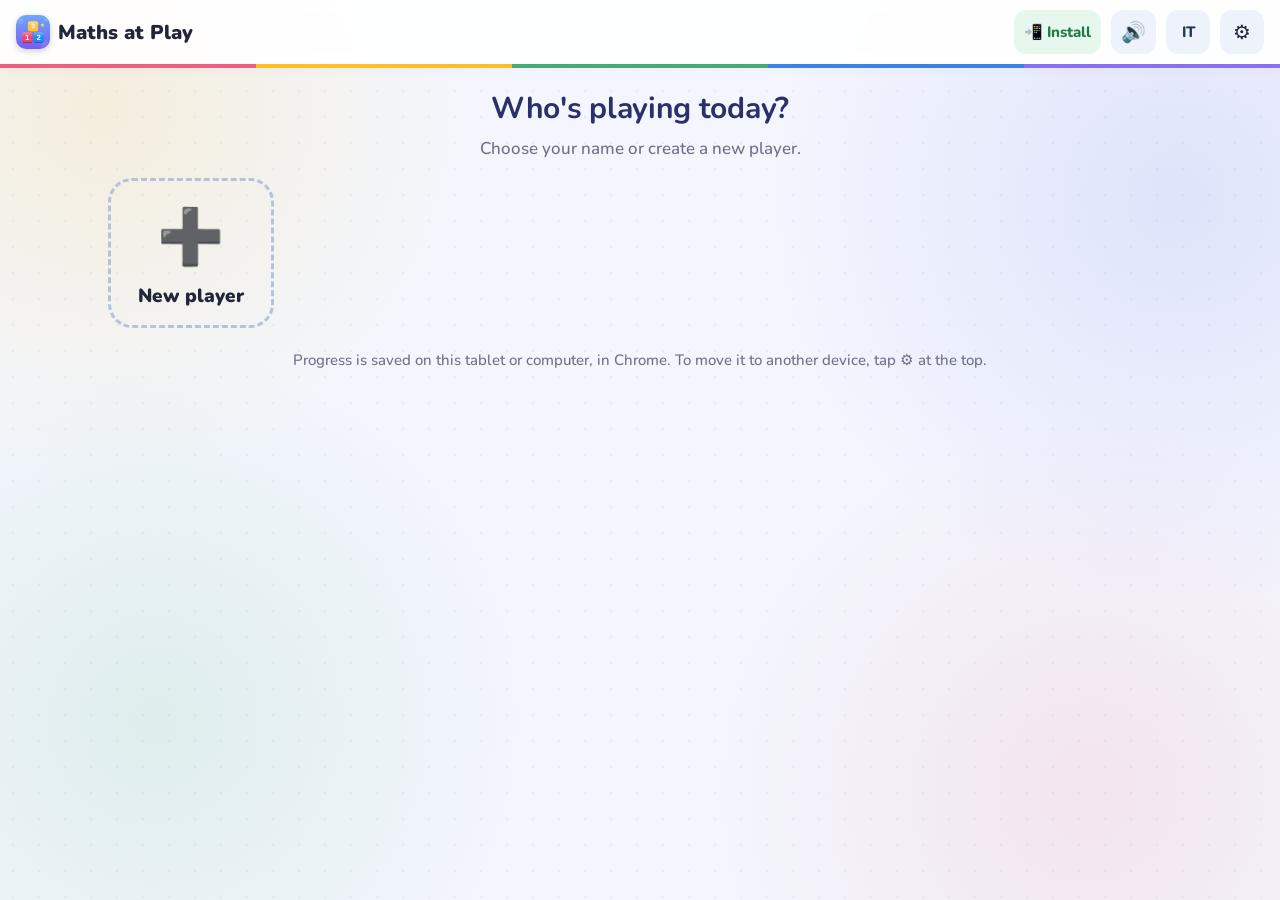
<file: english.html>
<!doctype html><html lang="en"><head><meta charset="utf-8"><meta name="viewport" content="width=device-width, initial-scale=1"><link rel="manifest" href="manifest-en.webmanifest"><meta name="theme-color" content="#4361ee"><meta name="description" content="A primary-school maths game, Grades 1 to 5."><link rel="icon" type="image/png" sizes="32x32" href="favicon-32.png"><link rel="apple-touch-icon" href="apple-touch-icon.png"><meta name="mobile-web-app-capable" content="yes"><meta name="apple-mobile-web-app-capable" content="yes"><meta name="apple-mobile-web-app-title" content="Maths"></head><body><title>Maths at Play</title>
<style>:root {
  color-scheme: light;
  --bg: #f4f7fb; --ink: #23263b; --muted: #6b7088; --card: #ffffff; --line: #dfe5ef;
  --pri: #4361ee; --ok: #2a9d5c; --no: #e63946; --gold: #ffb703;
  --r: 18px; --shadow: 0 6px 18px rgba(30, 40, 90, .12);
  --font: "Nunito", "Segoe UI Rounded", "Arial Rounded MT Bold", system-ui, -apple-system, "Segoe UI", Roboto, sans-serif;
}
* { box-sizing: border-box; }
html, body { height: 100%; }
body { margin: 0; font-family: var(--font); color: var(--ink); background: var(--bg); -webkit-tap-highlight-color: transparent; user-select: none; }
button { font: inherit; color: inherit; cursor: pointer; }
[hidden] { display: none !important; }
.app { min-height: 100%; display: flex; flex-direction: column; }
.top { display: flex; align-items: center; gap: 10px; padding: 10px 16px; background: var(--card); box-shadow: 0 1px 0 var(--line); position: sticky; top: 0; z-index: 5; }
.top .title { font-weight: 900; font-size: 20px; flex: 1; display: flex; align-items: center; gap: 8px; min-width: 0; }
.top .title span { overflow: hidden; text-overflow: ellipsis; white-space: nowrap; }
.chip { display: inline-flex; align-items: center; gap: 6px; background: #fff7e0; border: 2px solid #ffe08a; padding: 4px 12px; border-radius: 999px; font-weight: 800; }
.icon-btn { border: 0; background: #eef2fb; border-radius: 12px; min-width: 44px; height: 44px; font-size: 20px; padding: 0 10px; font-weight: 800; }
.lang-btn { display: inline-grid; place-items: center; text-decoration: none; color: #1d3557; font-size: 15px; }
.inst-btn { font-size: 15px; background: #e8f7ee; color: #1f7a45; }
.icon-btn:hover { background: #e2e8f8; }
.screen { flex: 1; padding: 18px; max-width: 1100px; width: 100%; margin: 0 auto; }
h1 { font-size: 30px; margin: 6px 0 16px; text-align: center; }
h2 { font-size: 22px; margin: 18px 0 10px; }
.sub { text-align: center; color: var(--muted); margin: -8px 0 18px; font-size: 17px; }
.btn { border: 0; border-radius: 16px; padding: 14px 22px; font-size: 19px; font-weight: 800; background: var(--pri); color: #fff; box-shadow: 0 4px 0 #2f47b8; transition: transform .08s; }
.btn:active { transform: translateY(3px); box-shadow: 0 1px 0 #2f47b8; }
.btn.alt { background: #fff; color: var(--ink); box-shadow: 0 4px 0 #c7cfdf; border: 2px solid var(--line); }
.btn.ok { background: var(--ok); box-shadow: 0 4px 0 #1d6f40; }
.btn:disabled { opacity: .45; }
.row { display: flex; gap: 12px; flex-wrap: wrap; justify-content: center; }

/* profili */
.players { display: grid; grid-template-columns: repeat(auto-fill, minmax(150px, 1fr)); gap: 14px; }
.player { background: var(--card); border: 3px solid transparent; border-radius: var(--r); padding: 16px 8px; text-align: center; box-shadow: var(--shadow); position: relative; }
.player:hover { border-color: var(--pri); }
.player .av { font-size: 54px; line-height: 1.1; }
.player .nm { font-weight: 900; font-size: 19px; margin-top: 4px; }
.player .st { color: var(--muted); font-size: 14px; margin-top: 2px; }
.player .del { position: absolute; top: 6px; right: 6px; border: 0; background: transparent; font-size: 16px; opacity: .5; }
.player.new { border: 3px dashed #b6c2dc; box-shadow: none; background: transparent; }
.avatars { display: grid; grid-template-columns: repeat(auto-fill, minmax(58px, 1fr)); gap: 8px; margin: 10px 0 16px; }
.avatars button { font-size: 36px; background: #fff; border: 3px solid var(--line); border-radius: 14px; padding: 6px 0; }
.avatars button[aria-pressed="true"] { border-color: var(--pri); background: #eef2ff; }
.field { width: 100%; font-size: 22px; padding: 12px 14px; border: 3px solid var(--line); border-radius: 14px; font-family: inherit; font-weight: 800; }
.field:focus { outline: none; border-color: var(--pri); }

/* mondi */
.worlds { display: grid; grid-template-columns: repeat(auto-fill, minmax(190px, 1fr)); gap: 16px; }
.world { border: 0; border-radius: 22px; padding: 18px 14px 16px; color: #fff; text-align: left; box-shadow: var(--shadow); position: relative; overflow: hidden; min-height: 170px; display: flex; flex-direction: column; }
.world .num { font-size: 15px; font-weight: 900; text-transform: uppercase; letter-spacing: .06em; }
.world .wn { font-size: 22px; font-weight: 900; line-height: 1.15; margin: 6px 0 10px; }
.world .em { position: absolute; right: 10px; bottom: 4px; font-size: 64px; opacity: .9; }
.world .prog { margin-top: auto; font-weight: 800; background: rgba(0,0,0,.18); align-self: flex-start; padding: 3px 10px; border-radius: 999px; }
.t-prato { background: linear-gradient(140deg, #2d7d57, #1b5e40); }
.t-bosco { background: linear-gradient(140deg, #4a7a35, #386641); }
.t-mare { background: linear-gradient(140deg, #1d6fae, #3a56d4); }
.t-montagna { background: linear-gradient(140deg, #7d6470, #5e548e); }
.t-spazio { background: linear-gradient(140deg, #3c096c, #10002b); }

/* moduli e livelli (mappa a sentiero) */
.module { background: var(--card); border-radius: 22px; padding: 14px 16px 18px; margin-bottom: 16px; box-shadow: var(--shadow); }
.module h2 { margin: 2px 0 10px; display: flex; align-items: center; gap: 10px; }
.module h2 .ms { margin-left: auto; font-size: 15px; color: var(--muted); font-weight: 800; }
.path { display: flex; flex-wrap: wrap; gap: 14px 10px; align-items: flex-start; }
.lvl { width: 128px; border: 0; background: transparent; display: flex; flex-direction: column; align-items: center; gap: 6px; padding: 4px; border-radius: 16px; }
.lvl .dot { width: 70px; height: 70px; border-radius: 50%; display: grid; place-items: center; font-size: 26px; font-weight: 900; color: #fff; background: var(--pri); box-shadow: 0 5px 0 rgba(0,0,0,.18); position: relative; }
.lvl.done .dot { background: var(--ok); }
.lvl.locked .dot { background: #b8c0d0; }
.lvl.locked { cursor: not-allowed; }
.lvl .lt { font-size: 14px; font-weight: 800; text-align: center; line-height: 1.2; }
.lvl .stars { font-size: 17px; letter-spacing: 1px; color: #d0d5df; height: 20px; }
.lvl .stars b { color: var(--gold); font-weight: 400; }
.lvl:not(.locked):hover .dot { transform: scale(1.06); }

/* livello */
.intro { background: var(--card); border-radius: 22px; padding: 22px; box-shadow: var(--shadow); max-width: 760px; margin: 0 auto; }
.intro .how { background: #fff8e1; border-left: 6px solid var(--gold); border-radius: 12px; padding: 14px 16px; font-size: 19px; line-height: 1.5; margin: 12px 0 18px; }
.game { max-width: 860px; margin: 0 auto; }
.progress { display: flex; gap: 6px; margin: 4px 0 14px; }
.progress i { flex: 1; height: 12px; border-radius: 6px; background: #dde3ee; }
.progress i.ok { background: var(--ok); }
.progress i.no { background: var(--no); }
.progress i.cur { background: var(--pri); }
.qcard { background: var(--card); border-radius: 24px; padding: 20px; box-shadow: var(--shadow); text-align: center; position: relative; }
.qtext { font-size: 26px; font-weight: 800; line-height: 1.35; margin: 4px 0 12px; }
.qvis { display: flex; justify-content: center; margin: 6px 0 12px; overflow-x: auto; }
.qvis svg { max-width: 100%; height: auto; font-family: var(--font); }
.mg-title { font-size: 15px; font-weight: 900; color: var(--muted); text-transform: uppercase; letter-spacing: .08em; }

/* minigioco palloncini */
.balloons { display: flex; flex-wrap: wrap; justify-content: center; gap: 18px; padding: 10px 0 4px; }
.balloon { border: 0; background: none; padding: 0; display: flex; flex-direction: column; align-items: center; animation: bob 2.6s ease-in-out infinite; }
.balloon:nth-child(2) { animation-delay: -.7s; } .balloon:nth-child(3) { animation-delay: -1.3s; } .balloon:nth-child(4) { animation-delay: -1.9s; }
.balloon .b { min-width: 118px; min-height: 118px; max-width: 220px; padding: 14px; border-radius: 50% 50% 48% 48%; display: grid; place-items: center; font-size: 22px; font-weight: 900; color: #fff; text-shadow: 0 2px 2px rgba(0,0,0,.25); box-shadow: inset -10px -12px 0 rgba(0,0,0,.12); line-height: 1.15; }
.balloon .s { width: 2px; height: 38px; background: #9aa3b5; }
.balloon.pop { animation: pop .35s forwards; }
.balloon.good .b { outline: 5px solid var(--ok); }
@keyframes bob { 0%, 100% { transform: translateY(0); } 50% { transform: translateY(-10px); } }
@keyframes pop { to { transform: scale(1.5); opacity: 0; } }

/* coccodrillo */
.crocs { display: flex; justify-content: center; gap: 16px; margin-top: 8px; flex-wrap: wrap; }
.croc { border: 0; width: 120px; height: 120px; border-radius: 26px; background: #2a9d5c; color: #fff; font-size: 64px; font-weight: 900; box-shadow: 0 6px 0 #1d6f40; display: grid; place-items: center; }
.croc small { font-size: 13px; display: block; margin-top: -10px; }
.croc:active { transform: translateY(4px); box-shadow: 0 2px 0 #1d6f40; }

/* forziere con tastierino */
.chest { display: flex; flex-direction: column; align-items: center; gap: 12px; }
.answer-row { display: flex; gap: 10px; flex-wrap: wrap; justify-content: center; align-items: flex-end; }
.ansbox { min-width: 150px; min-height: 64px; border: 4px solid #c7cfdf; border-radius: 16px; font-size: 34px; font-weight: 900; display: flex; align-items: center; justify-content: center; padding: 0 14px; background: #fff; }
.ansbox.focus { border-color: var(--pri); box-shadow: 0 0 0 4px #dfe6ff; }
.ansbox.ok { border-color: var(--ok); background: #e9f8ef; }
.ansbox.no { border-color: var(--no); background: #fdecee; }
.anslbl { font-size: 14px; font-weight: 800; color: var(--muted); text-align: center; margin-bottom: 4px; }
.frac { display: flex; flex-direction: column; align-items: center; gap: 4px; }
.frac .bar { width: 120px; height: 5px; background: var(--ink); border-radius: 3px; }
.keypad { display: grid; grid-template-columns: repeat(3, 76px); gap: 10px; }
.keypad button { height: 64px; border: 0; border-radius: 16px; font-size: 30px; font-weight: 900; background: #eef2fb; box-shadow: 0 4px 0 #c9d2e6; }
.keypad button:active { transform: translateY(3px); box-shadow: 0 1px 0 #c9d2e6; }
.keypad .k-ok { background: var(--ok); color: #fff; box-shadow: 0 4px 0 #1d6f40; font-size: 24px; }
.keypad .k-del { background: #ffe3e3; box-shadow: 0 4px 0 #f1b0b0; }
.unit { font-size: 22px; font-weight: 800; color: var(--muted); align-self: center; }

/* spiegazione dopo l'errore */
.feedback { margin-top: 16px; border-radius: 20px; padding: 16px 18px; text-align: left; font-size: 19px; line-height: 1.45; animation: rise .25s ease-out; }
.feedback.ok { background: #e9f8ef; border: 3px solid #9bdcb5; }
.feedback.no { background: #fff4e6; border: 3px solid #ffc98a; }
.feedback .fh { font-weight: 900; font-size: 22px; margin-bottom: 6px; }
.feedback .ans { display: inline-block; background: #fff; border-radius: 10px; padding: 2px 10px; font-weight: 900; border: 2px solid var(--line); }
.feedback .how { margin-top: 8px; color: #5b4a2e; font-size: 16px; }
.feedback .row { justify-content: flex-start; margin-top: 12px; }
@keyframes rise { from { transform: translateY(10px); opacity: 0; } }

/* risultato */
.result { text-align: center; background: var(--card); border-radius: 24px; padding: 26px; box-shadow: var(--shadow); max-width: 560px; margin: 20px auto; }
.bigstars { font-size: 64px; letter-spacing: 6px; color: #d7dce6; }
.bigstars b { color: var(--gold); font-weight: 400; display: inline-block; animation: star .5s backwards; }
.bigstars b:nth-child(2) { animation-delay: .25s; } .bigstars b:nth-child(3) { animation-delay: .5s; }
@keyframes star { from { transform: scale(0) rotate(-90deg); } }
.confetti { position: fixed; inset: 0; pointer-events: none; overflow: hidden; z-index: 50; }
.confetti i { position: absolute; top: -20px; width: 10px; height: 16px; border-radius: 3px; animation: fall 2.2s linear forwards; }
@keyframes fall { to { transform: translateY(110vh) rotate(720deg); } }

.modal { position: fixed; inset: 0; background: rgba(20, 25, 50, .45); display: grid; place-items: center; z-index: 40; padding: 16px; }
.modal .box { background: #fff; border-radius: 22px; padding: 22px; max-width: 520px; width: 100%; box-shadow: var(--shadow); max-height: calc(100vh - 32px); max-height: calc(100dvh - 32px); overflow: auto; }
.toast { position: fixed; left: 50%; bottom: 20px; transform: translateX(-50%); background: var(--ink); color: #fff; padding: 10px 18px; border-radius: 12px; font-weight: 700; z-index: 60; }
.note { color: var(--muted); font-size: 15px; text-align: center; }
.xfer { border-top: 2px solid var(--line); margin: 16px 0; padding-top: 14px; }
.xfer-t { font-size: 18px; font-weight: 800; }
.xfer .row { justify-content: flex-start; }
.xfer-msg { font-weight: 700; font-size: 16px; margin: 14px 0 0; color: #1d6f40; overflow-wrap: anywhere; }
.xfer-msg.bad { color: #a4161a; }
.xfer-h { font-weight: 800; margin: 12px 0 4px; }
.xfer-p { display: flex; justify-content: space-between; gap: 12px; flex-wrap: wrap; padding: 7px 0; border-top: 1px solid var(--line); }
.xfer-n { font-weight: 800; }
.xfer-s { color: var(--muted); }
.tch-msg { text-align: center; }
.tch-tabs { display: flex; gap: 8px; flex-wrap: wrap; justify-content: center; margin: 20px 0 14px; }
.tch-tab { border: 2px solid var(--line); background: #fff; color: var(--ink); border-radius: 12px; padding: 9px 16px; font-size: 16px; font-weight: 800; }
.tch-tab[aria-pressed="true"] { background: var(--pri); border-color: var(--pri); color: #fff; }
.tch-wrap { overflow-x: auto; background: var(--card); border-radius: 18px; box-shadow: var(--shadow); }
.tch { border-collapse: separate; border-spacing: 0; width: 100%; font-size: 14px; }
.tch th, .tch td { padding: 10px 8px; border-bottom: 1px solid var(--line); text-align: center; vertical-align: middle; min-width: 92px; }
.tch thead th { font-size: 13px; font-weight: 800; color: var(--muted); vertical-align: bottom; }
.tch tbody tr:last-child th, .tch tbody tr:last-child td { border-bottom: 0; }
.tch .tch-who { position: sticky; left: 0; background: var(--card); text-align: left; min-width: 150px; max-width: 190px; border-right: 1px solid var(--line); z-index: 1; }
.tch-ic { font-size: 20px; }
.tch-whorow { display: flex; align-items: center; justify-content: space-between; gap: 6px; }
.tch-name { border: 0; background: transparent; padding: 2px 0; font: inherit; font-size: 16px; font-weight: 800; color: var(--pri); text-align: left; text-decoration: underline; overflow-wrap: anywhere; }
.tch-del { border: 0; background: transparent; color: var(--muted); font-size: 14px; padding: 2px 6px; }
.tch-where { color: var(--muted); font-size: 12px; font-weight: 600; margin-top: 2px; }
.tch-c { display: inline-block; min-width: 46px; padding: 3px 8px; border-radius: 8px; font-size: 15px; font-weight: 800; }
.tch-c.none { background: #eef1f6; color: var(--muted); }
.tch-c.some { background: #fff1d6; color: #7a4d00; }
.tch-c.all { background: #d8f2e2; color: #17623a; }
.tch-v { display: table; margin: 5px auto 0; padding: 2px 7px; border-radius: 7px; color: #fff; font-size: 11px; font-weight: 800; }
.tch-tot { font-weight: 800; white-space: nowrap; }
.tch-dm { display: flex; justify-content: space-between; align-items: center; gap: 10px; flex-wrap: wrap; font-weight: 800; margin-top: 14px; padding-bottom: 5px; border-bottom: 2px solid var(--line); }
.tch-dv { font-size: 14px; white-space: nowrap; }
.tch-dv .tch-v { display: inline-block; margin: 0; }
.tch-no { color: var(--muted); font-size: 13px; font-weight: 600; }
.tch-dl { display: flex; justify-content: space-between; gap: 12px; padding: 5px 0; border-bottom: 1px solid var(--line); font-size: 15px; }
.tch-dl.none { color: var(--muted); }
.tch-st { color: #e0a100; white-space: nowrap; }
.cmds { display: inline-flex; gap: 4px; vertical-align: middle; flex-wrap: wrap; }
.cmd { display: inline-grid; place-items: center; width: 34px; height: 34px; border-radius: 9px; background: #4361ee; color: #fff; font-weight: 900; font-size: 20px; line-height: 1; }
.priv-link { display: inline-block; margin-top: 4px; font-weight: 700; color: var(--pri); }

@media (max-width: 640px) {
  .qtext { font-size: 21px; }
  .keypad { grid-template-columns: repeat(3, 64px); }
  .keypad button { height: 56px; font-size: 26px; }
  .balloon .b { min-width: 96px; min-height: 96px; font-size: 18px; }
  .croc { width: 96px; height: 96px; font-size: 52px; }
  .screen { padding: 12px; }
}
@media (prefers-reduced-motion: reduce) { .balloon { animation: none; } .confetti { display: none; } }
@media print { .top { display: none; } }

/* «Lo sai che…?» */
.fact { display: flex; gap: 14px; align-items: flex-start; text-align: left; background: linear-gradient(135deg, #eef4ff, #f6efff); border: 3px solid #c9d6ff; border-radius: 20px; padding: 14px 16px; margin: 16px 0 18px; animation: rise .4s ease-out .3s backwards; }
.fact .fi { font-size: 42px; line-height: 1; flex: none; width: 52px; text-align: center; }
.fact .ft { font-weight: 900; font-size: 20px; color: #3a0ca3; margin-bottom: 4px; }
.fact .fx { font-size: 18px; line-height: 1.45; }

/* verifica finale */
.lvl.verif .dot { background: linear-gradient(135deg, #ffb703, #fb8500); font-size: 32px; }
.lvl.verif.locked .dot { background: #b8c0d0; }
.lvl .vg { font-size: 13px; font-weight: 900; color: #2a9d5c; height: 20px; }
.giudizio { display: inline-block; color: #fff; font-weight: 900; font-size: 22px; padding: 8px 18px; border-radius: 999px; margin: 4px 0 10px; }
.review { text-align: left; margin-top: 10px; }
.rv { border: 2px solid #ffd8a8; background: #fff9f0; border-radius: 16px; padding: 12px 14px; margin-bottom: 10px; font-size: 17px; line-height: 1.45; }
.rv-l { font-size: 13px; font-weight: 900; color: var(--muted); text-transform: uppercase; letter-spacing: .05em; }
.rv-q { font-size: 20px; font-weight: 800; margin: 4px 0; }
.rv .how { margin-top: 6px; color: #5b4a2e; font-size: 15px; }
.ans.no { border-color: #f5a3aa; background: #fdecee; text-decoration: line-through; }
.result .ans { display: inline-block; background: #fff; border-radius: 10px; padding: 1px 9px; font-weight: 900; border: 2px solid var(--line); }

/* minigioco: pesci che nuotano */
.mg-pesci { flex-direction: column; align-items: stretch; gap: 10px; background: linear-gradient(#cdefff, #8fd3f4); border-radius: 20px; padding: 14px; }
.mg-pesci .balloon { animation: swim 5s ease-in-out infinite alternate; align-self: flex-start; }
.mg-pesci .balloon:nth-child(2) { animation-duration: 6s; } .mg-pesci .balloon:nth-child(3) { animation-duration: 4.4s; } .mg-pesci .balloon:nth-child(4) { animation-duration: 5.6s; }
.mg-pesci .b { min-width: 150px; min-height: 64px; max-width: none; border-radius: 50% 40% 40% 50% / 50%; position: relative; padding: 10px 40px 10px 22px; }
.mg-pesci .b::after { content: ''; position: absolute; right: -24px; top: 50%; transform: translateY(-50%); border-left: 30px solid currentColor; border-top: 20px solid transparent; border-bottom: 20px solid transparent; color: inherit; }
.mg-pesci .b::before { content: ''; position: absolute; left: 16px; top: 14px; width: 8px; height: 8px; border-radius: 50%; background: #222; }
@keyframes swim { from { transform: translateX(0); } to { transform: translateX(min(42vw, 360px)); } }
/* minigioco: carte da girare */
.mg-carte { gap: 14px; }
.mg-carte .balloon { animation: none; perspective: 600px; }
.mg-carte .b { border-radius: 16px; min-width: 120px; min-height: 150px; box-shadow: 0 6px 0 rgba(0,0,0,.18); border: 4px solid #fff; transition: transform .35s; }
.mg-carte .balloon:hover .b { transform: translateY(-4px) rotate(-1deg); }
.mg-carte .balloon.flip .b { transform: rotateY(180deg) scale(.9); opacity: .4; }
.mg-carte .balloon.good .b { outline: 5px solid var(--ok); opacity: 1; transform: none; }

/* cifre colorate per posizione */
.nm { font-variant-numeric: tabular-nums; white-space: nowrap; }
.d-u { color: #1d6fe0; } .d-da { color: #e63946; } .d-h { color: #2a9d5c; } .d-k { color: #8338ec; } .d-mi { color: #f77f00; } .d-g { color: #6d4c41; } .d-dec { color: #0096a8; }
.nm [class^="d-"] { font-weight: 900; }
.sep-k { color: #4a4f63; font-weight: 900; font-size: .95em; margin: 0 .16em; }
.sep-dec { color: #111; font-weight: 900; font-size: 1.25em; margin: 0 .06em; }
.legend { display: flex; flex-wrap: wrap; gap: 6px 14px; justify-content: center; margin: -4px 0 10px; font-size: 14px; font-weight: 800; color: var(--muted); }
.legend .lg { display: inline-flex; align-items: center; gap: 4px; }
.legend i { font-style: normal; font-size: 16px; }
.balloon .lab { background: #fff; border-radius: 12px; padding: 2px 10px; text-shadow: none; color: var(--ink); box-shadow: 0 1px 0 rgba(0,0,0,.15); }
.ansbox .nm { font-size: 1em; }

/* calcolo passo per passo */
.steps { --cw: 38px; margin-top: 14px; background: #fff; border: 3px solid #c9d6ff; border-radius: 18px; padding: 12px; text-align: center; }
.stitle { font-weight: 900; color: #3a0ca3; margin-bottom: 8px; }
.swrap { overflow-x: auto; display: flex; justify-content: center; padding: 4px; }
.sgrid { --rh: 42px; display: grid; grid-auto-rows: var(--rh); font-size: 28px; font-weight: 900; font-variant-numeric: tabular-nums; }
.sc { display: grid; place-items: center; color: #1d3557; position: relative; }
.sc.d-u { color: #1d6fe0; } .sc.d-da { color: #e63946; } .sc.d-h { color: #2a9d5c; } .sc.d-k { color: #8338ec; } .sc.d-mi { color: #f77f00; } .sc.d-g { color: #6d4c41; } .sc.d-dec { color: #0096a8; } .sc.pad { color: #9aa3b5; }
.sc.ctop { font-size: 17px; align-items: end; color: #e63946; }
.sc.carry { color: #e63946; font-size: 17px; }
.sc.borrow { color: #d00000; font-size: 17px; }
.sc.struck::after { content: ''; position: absolute; left: 18%; right: 18%; top: 50%; border-top: 3px solid #d00000; transform: rotate(-20deg); }
.sc.line { border-top: 3px solid #1d3557; }
.sc.hl { background: #fff3bf; border-radius: 6px; }
.sc.op { color: #e63946; }
.sc.pad { color: #9aa3b5; }
.sc.res { animation: pop-in .3s ease-out; }
.sc.comma, .sc.commaR::after { color: #111; }
.sc.commaR::after { content: ','; position: absolute; right: -6px; bottom: 4px; }
.sc.dotR::after { content: '.'; position: absolute; right: -5px; bottom: 2px; color: #111; }
.sc.ul { border-bottom: 3px solid #1d3557; }
.sc.vbar { border-left: 3px solid #1d3557; }
.sc.hbar { border-bottom: 3px solid #1d3557; }
.sc.q { color: #2a9d5c; }
.sc.rem { color: #1d6fe0; }
.sc.down { color: #8338ec; }
.sc.dvs { color: #e76f51; }
@keyframes pop-in { from { transform: scale(1.6); opacity: 0; } }
.qcol { --cw: 38px; display: flex; justify-content: center; margin: 4px auto 12px; padding: 8px 14px; background: #fffdf3; border: 2px dashed #f2c94c; border-radius: 16px; width: fit-content; max-width: 100%; }
.handnote { max-width: 520px; margin: -4px auto 12px; text-align: center; font-size: 15px; font-weight: 700; color: #6b4f00; background: #fff6d6; border-radius: 12px; padding: 7px 12px; }
.guide { max-width: 860px; margin: 0 auto; background: var(--card); border-radius: 24px; padding: 22px 24px; box-shadow: 0 6px 24px rgba(30, 40, 90, .08); }
.guide h1 { text-align: center; margin: 4px 0 8px; }
.g-em { text-align: center; font-size: 54px; line-height: 1; }
.g-intro { font-size: 19px; line-height: 1.55; text-align: center; margin: 6px auto 4px; max-width: 700px; }
.g-mod { background: #f6f8ff; border-radius: 16px; padding: 14px 16px; margin: 14px 0; }
.g-mod h2 { display: flex; gap: 8px; align-items: center; margin: 0 0 6px; font-size: 21px; }
.g-learn { margin: 0 0 10px; font-size: 17px; line-height: 1.45; }
.g-terms { display: grid; grid-template-columns: minmax(130px, 220px) 1fr; gap: 8px 14px; margin: 0; }
.g-terms dt { font-weight: 900; color: #3a0ca3; }
.g-terms dd { margin: 0; font-size: 16px; line-height: 1.45; }
@media (max-width: 640px) { .g-terms { grid-template-columns: 1fr; gap: 2px; } .g-terms dd { margin-bottom: 8px; } .guide { padding: 16px 14px; } }
.coin { display: inline-block; width: 1.05em; height: 1.05em; border-radius: 50%; vertical-align: -0.16em; background: radial-gradient(circle at 35% 35%, #ffe680, #f5b800 55%, #c98a00); box-shadow: inset 0 0 0 2px #b07800; margin: 0 .12em; }
.stag { display: inline-block; background: #3a0ca3; color: #fff; font-size: 13px; font-weight: 800; border-radius: 999px; padding: 1px 9px; margin-right: 4px; vertical-align: 2px; }
.snote { font-size: 18px; line-height: 1.45; margin: 10px 4px; min-height: 52px; text-align: left; background: #f6f8ff; border-radius: 12px; padding: 10px 12px; }
.sctl { display: flex; gap: 10px; align-items: center; justify-content: center; flex-wrap: wrap; }
.sbtn { padding: 10px 16px; font-size: 16px; }
.scnt { font-weight: 800; color: var(--muted); }
.steps-holder { margin-top: 10px; }
@media (max-width: 640px) { .steps, .qcol { --cw: 30px; } .sgrid { font-size: 22px; --rh: 34px; } }

/* ---------- stile «carino ma non infantile» ----------
   Font: Nunito, SIL Open Font License 1.1, © The Nunito Project Authors (github.com/googlefonts/nunito) */
@font-face { font-family: "Nunito"; font-style: normal; font-weight: 500 900; font-display: swap; src: url([data-uri]) format("woff"); }
:root { --r: 22px; --shadow: 0 8px 22px rgba(60, 70, 140, .13); --pri: #4f5bea; }
body {
  background-color: #f3f6fd;
  background-image:
    radial-gradient(circle at 8% 12%, rgba(255, 183, 3, .13) 0, transparent 26%),
    radial-gradient(circle at 92% 22%, rgba(79, 91, 234, .12) 0, transparent 30%),
    radial-gradient(circle at 85% 88%, rgba(239, 71, 111, .10) 0, transparent 28%),
    radial-gradient(circle at 12% 80%, rgba(42, 157, 92, .10) 0, transparent 28%),
    radial-gradient(rgba(79, 91, 234, .07) 1.4px, transparent 1.6px);
  background-size: auto, auto, auto, auto, 26px 26px;
  background-attachment: fixed;
}
.top { background: rgba(255, 255, 255, .92); backdrop-filter: blur(6px); box-shadow: 0 2px 10px rgba(60, 70, 140, .08); }
.top::after { content: ""; position: absolute; left: 0; right: 0; bottom: -4px; height: 4px;
  background: linear-gradient(90deg, #ef476f 0 20%, #ffb703 20% 40%, #2a9d5c 40% 60%, #1d6fe0 60% 80%, #7b5cf0 80%); opacity: .85; }
.top .logo { width: 34px; height: 34px; border-radius: 10px; flex: none; box-shadow: 0 2px 6px rgba(60, 70, 140, .25); }
h1 { color: #2b2f6b; letter-spacing: -.01em; }
.btn { border-radius: 18px; box-shadow: 0 4px 0 #353fc0; }
.btn:active { box-shadow: 0 1px 0 #353fc0; }
.player, .world, .module { transition: transform .15s ease, box-shadow .15s ease; }
.player { border-radius: 24px; }
.player:hover, .world:hover { transform: translateY(-3px); box-shadow: 0 14px 28px rgba(60, 70, 140, .18); }
.player:active, .world:active { transform: translateY(0); }
.player .av { display: inline-grid; place-items: center; width: 82px; height: 82px; border-radius: 50%; background: linear-gradient(145deg, #eef1ff, #fff4dc); margin: 0 auto; }
.player.new .av { background: transparent; }
.world { border-radius: 26px; }
.world::before, .world::after { content: ""; position: absolute; border-radius: 50%; background: rgba(255, 255, 255, .13); pointer-events: none; }
.world::before { width: 120px; height: 120px; right: -34px; top: -40px; }
.world::after { width: 54px; height: 54px; left: 62%; top: 46%; background: rgba(255, 255, 255, .08); }
.world .em { filter: drop-shadow(0 4px 6px rgba(0, 0, 0, .2)); }
.module { border-radius: 26px; }
.modal .box { border-radius: 26px; }
.lvl .dot { box-shadow: 0 5px 0 rgba(0, 0, 0, .16), inset 0 -4px 0 rgba(0, 0, 0, .08), inset 0 3px 0 rgba(255, 255, 255, .25); }
@media (prefers-reduced-motion: reduce) { .player, .world, .module { transition: none; } .player:hover, .world:hover { transform: none; } }
.inst-steps { text-align: left; font-size: 18px; line-height: 1.5; padding-left: 26px; margin: 8px 0 12px; }
.inst-steps li { margin-bottom: 8px; }
@media (max-width: 560px) { .inst-btn .lbl { display: none; } }
</style>
<div class="app" id="app">
  <header class="top">
    <button class="icon-btn" id="tBack" type="button" aria-label="Indietro" hidden>←</button>
    <div class="title" id="tTitle"></div>
    <span class="chip" id="tCoins" hidden></span>
    <button class="icon-btn" id="tPlayer" type="button" title="Cambia giocatore" hidden></button>
    <button class="icon-btn inst-btn" id="tInstall" type="button" hidden>📲</button>
    <button class="icon-btn" id="tSound" type="button" aria-label="Suoni">🔊</button>
    <a class="icon-btn lang-btn" href="index.html" title="Versione italiana" aria-label="Versione italiana">IT</a>
    <button class="icon-btn" id="tSet" type="button" aria-label="Impostazioni">⚙️</button>
  </header>
  <main class="screen" id="screen"></main>
</div>
<div class="toast" id="toast" role="status" hidden></div>
<script>window.LANG = 'en';
window.PWA = true;
/* Disegni SVG per gli esercizi: oggetti da contare, blocchi in base 10, linea dei numeri,
   orologio, monete, frazioni, figure, grafici. Tutti restituiscono una stringa SVG. */
(function (root) {
  'use strict';
  const V = {};
  const esc = s => String(s).replace(/&/g, '&amp;').replace(/</g, '&lt;');
  const svg = (w, h, body, extra = '') => `<svg viewBox="0 0 ${w} ${h}" width="${w}" height="${h}" class="vis" ${extra} xmlns="http://www.w3.org/2000/svg">${body}</svg>`;
  V.svg = svg;
  const T = (x, y, s, size = 16, fill = '#2b2d42', anchor = 'middle', weight = 600) => `<text x="${x}" y="${y}" font-size="${size}" fill="${fill}" text-anchor="${anchor}" font-weight="${weight}" font-family="inherit">${esc(s)}</text>`;
  V.T = T;
  const ICONS = {
    mela: (x, y, r) => `<circle cx="${x}" cy="${y + 1}" r="${r}" fill="#e63946"/><path d="M${x} ${y - r + 2} q2 -6 6 -7" stroke="#6b4226" stroke-width="2" fill="none"/><ellipse cx="${x + 5}" cy="${y - r}" rx="4" ry="2" fill="#52b788"/>`,
    stella: (x, y, r) => { let p = ''; for (let i = 0; i < 10; i++) { const a = -Math.PI / 2 + i * Math.PI / 5, rr = i % 2 ? r * 0.45 : r; p += (i ? 'L' : 'M') + (x + rr * Math.cos(a)).toFixed(1) + ' ' + (y + rr * Math.sin(a)).toFixed(1); } return `<path d="${p}Z" fill="#ffb703" stroke="#e09f00"/>`; },
    pallina: (x, y, r) => `<circle cx="${x}" cy="${y}" r="${r}" fill="#4895ef"/><circle cx="${x - r / 3}" cy="${y - r / 3}" r="${r / 4}" fill="#fff" opacity=".6"/>`,
    fiore: (x, y, r) => { let s = ''; for (let i = 0; i < 5; i++) { const a = i * 2 * Math.PI / 5; s += `<circle cx="${x + r * 0.55 * Math.cos(a)}" cy="${y + r * 0.55 * Math.sin(a)}" r="${r * 0.45}" fill="#f28482"/>`; } return s + `<circle cx="${x}" cy="${y}" r="${r * 0.35}" fill="#ffd166"/>`; },
    pesce: (x, y, r) => `<ellipse cx="${x}" cy="${y}" rx="${r}" ry="${r * 0.6}" fill="#f4a261"/><path d="M${x + r - 2} ${y} l${r * 0.7} ${-r * 0.5} v${r} Z" fill="#e76f51"/><circle cx="${x - r * 0.45}" cy="${y - 2}" r="2" fill="#222"/>`,
  };
  V.ICONS = Object.keys(ICONS);
  // n oggetti uguali, a righe da 5 (come nelle cornici del dieci)
  V.objects = function (n, kind = 'mela', perRow = 5) {
    const r = 13, gap = 34, rows = Math.max(1, Math.ceil(n / perRow));
    const w = Math.max(1, Math.min(n, perRow)) * gap + 10, h = rows * gap + 6;
    let b = '';
    for (let i = 0; i < n; i++) { const cx = 22 + (i % perRow) * gap, cy = 20 + Math.floor(i / perRow) * gap; b += ICONS[kind](cx, cy, r); }
    return svg(w, h, b);
  };
  // gruppi uguali (moltiplicazione come addizione ripetuta)
  V.groups = function (g, k, kind = 'pallina') {
    const per = Math.min(k, 5), rr = 9, gw = per * 22 + 16, rows = Math.ceil(k / 5), gh = rows * 22 + 16;
    const cols = Math.min(g, 4), w = cols * (gw + 10) + 10, h = Math.ceil(g / 4) * (gh + 10) + 10;
    let b = '';
    for (let i = 0; i < g; i++) {
      const gx = 10 + (i % 4) * (gw + 10), gy = 10 + Math.floor(i / 4) * (gh + 10);
      b += `<rect x="${gx}" y="${gy}" width="${gw}" height="${gh}" rx="12" fill="#eef4ff" stroke="#9db4e8" stroke-dasharray="4 3"/>`;
      for (let j = 0; j < k; j++) b += ICONS[kind](gx + 18 + (j % 5) * 22, gy + 19 + Math.floor(j / 5) * 22, rr);
    }
    return svg(w, h, b);
  };
  // schieramento righe × colonne
  V.array = function (r, c) {
    const s = 24, w = c * s + 20, h = r * s + 20;
    let b = '';
    for (let i = 0; i < r; i++) for (let j = 0; j < c; j++) b += `<circle cx="${20 + j * s}" cy="${20 + i * s}" r="8" fill="#7209b7" opacity=".85"/>`;
    return svg(w, h, b);
  };
  // blocchi in base 10: centinaia (quadrati), decine (barrette), unità (cubetti)
  V.base10 = function (h, d, u) {
    const s = 7; let x = 8, b = '';
    for (let i = 0; i < h; i++) { b += `<rect x="${x}" y="8" width="${10 * s}" height="${10 * s}" fill="#95d5b2" stroke="#2a9d5c"/>`; for (let k = 1; k < 10; k++) b += `<line x1="${x + k * s}" y1="8" x2="${x + k * s}" y2="${8 + 10 * s}" stroke="#2a9d5c" stroke-width=".5"/><line x1="${x}" y1="${8 + k * s}" x2="${x + 10 * s}" y2="${8 + k * s}" stroke="#2a9d5c" stroke-width=".5"/>`; x += 10 * s + 8; }
    for (let i = 0; i < d; i++) { b += `<rect x="${x}" y="8" width="${s}" height="${10 * s}" fill="#f4a3a8" stroke="#e63946"/>`; for (let k = 1; k < 10; k++) b += `<line x1="${x}" y1="${8 + k * s}" x2="${x + s}" y2="${8 + k * s}" stroke="#e63946" stroke-width=".5"/>`; x += s + 5; }
    if (d) x += 4;
    for (let i = 0; i < u; i++) { b += `<rect x="${x + (i % 3) * (s + 3)}" y="${8 + 10 * s - s - Math.floor(i / 3) * (s + 3)}" width="${s}" height="${s}" fill="#8ab8f5" stroke="#1d6fe0"/>`; }
    x += u ? 3 * (s + 3) + 4 : 0;
    return svg(Math.max(60, x + 4), 10 * s + 16, b);
  };
  // linea dei numeri con eventuali salti (frecce) e un punto da trovare
  V.numberLine = function (from, to, opts = {}) {
    const n = to - from, w = Math.min(680, Math.max(300, n * 34)), x0 = 20, step = (w - 40) / n;
    const X = v => x0 + (v - from) * step;
    let b = `<line x1="${x0 - 10}" y1="60" x2="${w - 10}" y2="60" stroke="#333" stroke-width="2"/><path d="M${w - 10} 60 l-8 -5 v10z" fill="#333"/>`;
    const lbEvery = opts.every || (n > 20 ? 5 : 1);
    for (let v = from; v <= to; v++) {
      const big = (v - from) % lbEvery === 0;
      b += `<line x1="${X(v)}" y1="${big ? 52 : 55}" x2="${X(v)}" y2="${big ? 68 : 65}" stroke="#333" stroke-width="${big ? 2 : 1}"/>`;
      if (big && !(opts.hide || []).includes(v)) b += T(X(v), 86, String(opts.label ? opts.label(v) : v), 13, '#333');
    }
    for (const [a, c] of (opts.jumps || [])) { const xa = X(a), xc = X(c), mid = (xa + xc) / 2, hgt = Math.min(40, Math.abs(xc - xa) / 2 + 10); b += `<path d="M${xa} 55 Q${mid} ${55 - hgt * 1.6} ${xc} 55" fill="none" stroke="#f3722c" stroke-width="2.5"/><path d="M${xc} 55 l${xc > xa ? -9 : 9} -6 l${xc > xa ? 2 : -2} 8z" fill="#f3722c"/>`; }
    for (const v of (opts.mark || [])) b += `<circle cx="${X(v)}" cy="60" r="7" fill="#e63946"/>`;
    for (const v of (opts.ask || [])) b += `<rect x="${X(v) - 13}" y="72" width="26" height="22" rx="5" fill="#fff3bf" stroke="#f59f00"/>` + T(X(v), 88, '?', 15, '#d9480f');
    return svg(w, 100, b);
  };
  // orologio analogico
  V.clock = function (h, m, big) {
    const c = 80, r = 70;
    let b = `<circle cx="${c}" cy="${c}" r="${r}" fill="#fff" stroke="#264653" stroke-width="5"/>`;
    for (let i = 0; i < 60; i++) { const a = i * Math.PI / 30, big = i % 5 === 0; b += `<line x1="${c + (r - (big ? 11 : 5)) * Math.sin(a)}" y1="${c - (r - (big ? 11 : 5)) * Math.cos(a)}" x2="${c + (r - 2) * Math.sin(a)}" y2="${c - (r - 2) * Math.cos(a)}" stroke="#264653" stroke-width="${big ? 2.5 : 1}"/>`; }
    for (let i = 1; i <= 12; i++) { const a = i * Math.PI / 6; b += T(c + (r - 22) * Math.sin(a), c - (r - 22) * Math.cos(a) + 5, String(i), 14, '#264653'); }
    const ah = ((h % 12) + m / 60) * Math.PI / 6, am = m * Math.PI / 30;
    b += `<line x1="${c}" y1="${c}" x2="${c + 38 * Math.sin(ah)}" y2="${c - 38 * Math.cos(ah)}" stroke="#264653" stroke-width="6" stroke-linecap="round"/>`;
    b += `<line x1="${c}" y1="${c}" x2="${c + 56 * Math.sin(am)}" y2="${c - 56 * Math.cos(am)}" stroke="#e76f51" stroke-width="4" stroke-linecap="round"/><circle cx="${c}" cy="${c}" r="5" fill="#264653"/>`;
    return big ? `<svg viewBox="0 0 160 160" width="240" height="240" class="vis" xmlns="http://www.w3.org/2000/svg">${b}</svg>` : svg(160, 160, b);
  };
  // monete e banconote in centesimi
  V.money = function (list) {
    const en = root.LANG === 'en';
    const lab = v => v >= 100 ? (en ? '€' + (v / 100) : (v / 100) + ' €') : v + (en ? 'c' : ' cent');
    // banconote: colori veri dell'euro; monete: rame (1, 2, 5 cent), oro nordico (10, 20, 50 cent), bimetalliche (1 € e 2 €)
    const NOTE = { 500: '#9fa8a3', 1000: '#e07a7a', 2000: '#6c9bd2', 5000: '#e9a05a', 10000: '#6fb36f', 20000: '#d8b93c', 50000: '#a98ac9' };
    let x = 6, b = '';
    for (const v of list) {
      if (v >= 500) { b += `<rect x="${x}" y="14" width="92" height="52" rx="5" fill="${NOTE[v] || '#999'}" stroke="#555"/><rect x="${x + 5}" y="19" width="82" height="42" rx="3" fill="none" stroke="#fff" stroke-opacity=".6"/>` + T(x + 46, 47, lab(v), 18, '#fff', 'middle', 900); x += 100; }
      else {
        const r = v === 200 ? 24 : v === 100 ? 22 : v >= 10 ? 20 : 17;
        if (v >= 100) {
          const outer = v === 200 ? '#c8ccd1' : '#e6c35c', inner = v === 200 ? '#e6c35c' : '#c8ccd1';
          b += `<circle cx="${x + r}" cy="40" r="${r}" fill="${outer}" stroke="#6b5a2a" stroke-width="2"/><circle cx="${x + r}" cy="40" r="${r - 7}" fill="${inner}" stroke="#6b5a2a" stroke-width="1"/>`;
        } else b += `<circle cx="${x + r}" cy="40" r="${r}" fill="${v >= 10 ? '#e6c35c' : '#c9783a'}" stroke="#8a6d1f" stroke-width="2"/>`;
        if (v >= 100) b += T(x + r, 45, lab(v), 13, '#2b1d00', 'middle', 900);
        else b += T(x + r, 42, String(v), v >= 10 ? 15 : 13, '#2b1d00', 'middle', 900) + T(x + r, 52, 'cent', 7, '#2b1d00', 'middle', 700);
        x += 2 * r + 6;
      }
    }
    return svg(Math.max(60, x + 4), 80, b);
  };
  // frazione: torta o barra con parti colorate
  V.fraction = function (n, d, kind = 'pie') {
    let b = '';
    if (kind === 'pie') {
      const c = 70, r = 60;
      for (let i = 0; i < d; i++) {
        const a0 = -Math.PI / 2 + i * 2 * Math.PI / d, a1 = a0 + 2 * Math.PI / d;
        const p = d === 1 ? `M${c} ${c - r} A${r} ${r} 0 1 1 ${c - 0.01} ${c - r}Z` : `M${c} ${c} L${c + r * Math.cos(a0)} ${c + r * Math.sin(a0)} A${r} ${r} 0 ${a1 - a0 > Math.PI ? 1 : 0} 1 ${c + r * Math.cos(a1)} ${c + r * Math.sin(a1)}Z`;
        b += `<path d="${p}" fill="${i < n ? '#f77f00' : '#fff'}" stroke="#333" stroke-width="2"/>`;
      }
      return svg(140, 140, b);
    }
    const w = 300, h = 46, pw = w / d;
    for (let i = 0; i < d; i++) b += `<rect x="${10 + i * pw}" y="10" width="${pw}" height="${h}" fill="${i < n ? '#2a9d8f' : '#fff'}" stroke="#333" stroke-width="2"/>`;
    return svg(w + 20, h + 20, b);
  };
  // poligono con le misure dei lati
  V.polygon = function (pts, labels = [], opts = {}) {
    const xs = pts.map(p => p[0]), ys = pts.map(p => p[1]);
    const mnx = Math.min(...xs), mny = Math.min(...ys), mxx = Math.max(...xs), mxy = Math.max(...ys);
    const sc = Math.min(220 / Math.max(1, mxx - mnx), 150 / Math.max(1, mxy - mny));
    const P = pts.map(p => [40 + (p[0] - mnx) * sc, 30 + (mxy - p[1]) * sc]);
    let b = `<path d="M${P.map(p => p.join(' ')).join(' L')}Z" fill="${opts.fill || '#cdeccf'}" stroke="#2d6a4f" stroke-width="3"/>`;
    const cx = P.reduce((s, p) => s + p[0], 0) / P.length, cy = P.reduce((s, p) => s + p[1], 0) / P.length;
    labels.forEach((lb, i) => {
      if (lb === null || lb === undefined || lb === '') return;
      const a = P[i], c = P[(i + 1) % P.length]; const mx = (a[0] + c[0]) / 2, my = (a[1] + c[1]) / 2;
      const dx = mx - cx, dy = my - cy, l = Math.hypot(dx, dy) || 1;
      b += T(mx + dx / l * 18, my + dy / l * 18 + 5, lb, 14, '#1b4332');
    });
    if (opts.h) { const [a, c] = opts.h.map(p => [40 + (p[0] - mnx) * sc, 30 + (mxy - p[1]) * sc]); b += `<line x1="${a[0]}" y1="${a[1]}" x2="${c[0]}" y2="${c[1]}" stroke="#d00000" stroke-width="2" stroke-dasharray="5 4"/>` + T(c[0] + 8, (a[1] + c[1]) / 2 + 5, opts.hLabel || 'h', 14, '#d00000', 'start'); }
    return svg(Math.max(...P.map(p => p[0])) + 50, Math.max(...P.map(p => p[1])) + 40, b);
  };
  // figura su quadretti (aree e perimetri contando)
  V.gridShape = function (w, h) {
    const s = 22; let b = '';
    for (let i = 0; i <= w + 2; i++) b += `<line x1="${10 + i * s}" y1="10" x2="${10 + i * s}" y2="${10 + (h + 2) * s}" stroke="#d0d7de"/>`;
    for (let j = 0; j <= h + 2; j++) b += `<line x1="10" y1="${10 + j * s}" x2="${10 + (w + 2) * s}" y2="${10 + j * s}" stroke="#d0d7de"/>`;
    b += `<rect x="${10 + s}" y="${10 + s}" width="${w * s}" height="${h * s}" fill="#90e0ef" fill-opacity=".7" stroke="#0077b6" stroke-width="3"/>`;
    return svg((w + 2) * s + 20, (h + 2) * s + 20, b);
  };
  // figure piane semplici
  V.shape = function (name, color = '#ffafcc') {
    const st = `fill="${color}" stroke="#333" stroke-width="3"`;
    const S = {
      cerchio: `<circle cx="70" cy="60" r="48" ${st}/>`,
      quadrato: `<rect x="22" y="12" width="96" height="96" ${st}/>`,
      rettangolo: `<rect x="5" y="30" width="130" height="64" ${st}/>`,
      triangolo: `<path d="M70 10 L130 108 L10 108Z" ${st}/>`,
      rombo: `<path d="M70 6 L126 60 L70 114 L14 60Z" ${st}/>`,
      pentagono: `<path d="M70 8 L126 50 L104 112 L36 112 L14 50Z" ${st}/>`,
      esagono: `<path d="M40 12 L100 12 L130 60 L100 108 L40 108 L10 60Z" ${st}/>`,
      ovale: `<ellipse cx="70" cy="60" rx="62" ry="38" ${st}/>`,
      trapezio: `<path d="M40 20 L100 20 L132 104 L8 104Z" ${st}/>`,
    };
    return svg(140, 120, S[name]);
  };
  // angolo con l'ampiezza data (gradi)
  V.angle = function (deg, label = true) {
    const c = [40, 120], L = 110, a = deg * Math.PI / 180;
    const p = [c[0] + L * Math.cos(a), c[1] - L * Math.sin(a)];
    let b = `<line x1="${c[0]}" y1="${c[1]}" x2="${c[0] + L}" y2="${c[1]}" stroke="#333" stroke-width="3"/><line x1="${c[0]}" y1="${c[1]}" x2="${p[0]}" y2="${p[1]}" stroke="#333" stroke-width="3"/>`;
    if (Math.abs(deg - 90) < 0.01) b += `<path d="M${c[0] + 18} ${c[1]} V${c[1] - 18} H${c[0]}" fill="none" stroke="#e63946" stroke-width="2"/>`;
    else { const r = 26; b += `<path d="M${c[0] + r} ${c[1]} A${r} ${r} 0 ${deg > 180 ? 1 : 0} 0 ${c[0] + r * Math.cos(a)} ${c[1] - r * Math.sin(a)}" fill="none" stroke="#e63946" stroke-width="2"/>`; }
    const minx = Math.min(c[0], p[0]) - 10;
    return svg(Math.max(c[0] + L, p[0]) - minx + 20, 140, `<g transform="translate(${-minx + 10} 0)">${b}</g>`);
  };
  // coppie di rette
  // traslazione, rotazione o simmetria di una figura a forma di L sul reticolo (A = di partenza, B = di arrivo)
  V.transform = function (kind, o) {
    const c = 24, W = 13, H = 9, pad = 6;
    const L = [[0, 0], [1, 0], [1, 2], [2, 2], [2, 3], [0, 3]];
    const A = L.map(([x, y]) => [o.ax + x, o.ay + y]);
    let f, extra = '';
    if (kind === 'trasl') f = ([x, y]) => [x + o.dx, y + o.dy];
    else if (kind === 'rot') { const P = [o.ax + 4, o.ay + 1]; f = ([x, y]) => [P[0] - (y - P[1]), P[1] + (x - P[0])]; extra = `<circle cx="${pad + P[0] * c}" cy="${pad + P[1] * c}" r="5" fill="#d00000"/>`; }
    else { const ax = o.ax + 3; f = ([x, y]) => [2 * ax - x, y]; extra = `<line x1="${pad + ax * c}" y1="${pad}" x2="${pad + ax * c}" y2="${pad + H * c}" stroke="#d00000" stroke-width="3" stroke-dasharray="8 6"/>`; }
    const B = A.map(f);
    const inA = [o.ax + 0.5, o.ay + 1.5], inB = f(inA); // un punto dentro la figura, per la lettera
    let g = '';
    for (let x = 0; x <= W; x++) g += `<line x1="${pad + x * c}" y1="${pad}" x2="${pad + x * c}" y2="${pad + H * c}" stroke="#dde3f0"/>`;
    for (let y = 0; y <= H; y++) g += `<line x1="${pad}" y1="${pad + y * c}" x2="${pad + W * c}" y2="${pad + y * c}" stroke="#dde3f0"/>`;
    const poly = (P, fill, stroke) => `<path d="${P.map(([x, y], i) => (i ? 'L' : 'M') + (pad + x * c) + ' ' + (pad + y * c)).join(' ')}Z" fill="${fill}" stroke="${stroke}" stroke-width="3" stroke-linejoin="round"/>`;
    const lab = (q, t, col) => T(pad + q[0] * c, pad + q[1] * c + 6, t, 17, col, 'middle', 900);
    return svg(W * c + 2 * pad, H * c + 2 * pad, g + extra + poly(A, '#bde0fe', '#1d6fe0') + poly(B, '#ffd6a5', '#e76f51') + lab(inA, 'A', '#1d3557') + lab(inB, 'B', '#7a3412'));
  };
  V.lines = function (kind) {
    const s = 'stroke="#3a0ca3" stroke-width="4" stroke-linecap="round"';
    const L = { parallele: `<line x1="10" y1="35" x2="190" y2="25" ${s}/><line x1="10" y1="85" x2="190" y2="75" ${s}/>`, perpendicolari: `<line x1="10" y1="60" x2="190" y2="60" ${s}/><line x1="100" y1="5" x2="100" y2="115" ${s}/>`, incidenti: `<line x1="10" y1="20" x2="190" y2="100" ${s}/><line x1="20" y1="105" x2="180" y2="35" ${s}/>` };
    return svg(200, 120, L[kind]);
  };
  // linee aperte/chiuse, curve/spezzate
  V.curve = function (kind) {
    const s = 'fill="none" stroke="#d62828" stroke-width="4" stroke-linecap="round" stroke-linejoin="round"';
    const K = {
      'aperta curva': `<path d="M15 90 C45 10 90 120 120 50 S175 30 185 80" ${s}/>`,
      'chiusa curva': `<path d="M100 15 C160 15 185 60 150 95 C120 125 50 115 30 80 C10 45 50 15 100 15Z" ${s}/>`,
      'aperta spezzata': `<path d="M15 95 L55 25 L95 90 L140 30 L185 85" ${s}/>`,
      'chiusa spezzata': `<path d="M30 30 L170 20 L185 100 L90 110 L20 90Z" ${s}/>`,
      retta: `<line x1="5" y1="90" x2="195" y2="30" ${s}/>`,
    };
    return svg(200, 120, K[kind]);
  };
  // istogramma
  V.bars = function (labels, values, title = '') {
    const w = labels.length * 60 + 60, H = 160, mx = Math.max(...values), top = Math.ceil(mx / 2) * 2 || 2;
    let b = '';
    for (let v = 0; v <= top; v += (top > 10 ? 2 : 1)) { const y = H - v / top * (H - 30); b += `<line x1="40" y1="${y}" x2="${w - 10}" y2="${y}" stroke="#e5e5e5"/>` + T(32, y + 4, String(v), 11, '#555', 'end', 400); }
    labels.forEach((l, i) => { const x = 54 + i * 60, hh = values[i] / top * (H - 30); b += `<rect x="${x}" y="${H - hh}" width="36" height="${hh}" fill="${['#4361ee', '#f72585', '#4cc9f0', '#7209b7', '#ff9f1c', '#2ec4b6'][i % 6]}" rx="3"/>` + T(x + 18, H + 18, l, 12, '#333', 'middle', 500); });
    b += `<line x1="40" y1="${H}" x2="${w - 10}" y2="${H}" stroke="#333"/>`;
    return svg(w, H + 30, (title ? T(w / 2, 14, title, 13, '#333') : '') + b);
  };
  // sacchetto di palline colorate (probabilità)
  V.bag = function (counts) {
    const cols = { rosse: '#e63946', blu: '#3a86ff', verdi: '#2a9d8f', gialle: '#ffbe0b' };
    let b = `<path d="M30 40 Q20 150 100 150 Q180 150 170 40 Z" fill="#d9c5a0" stroke="#8d6e3f" stroke-width="3"/><path d="M45 40 Q100 20 155 40" fill="none" stroke="#8d6e3f" stroke-width="3"/>`;
    let i = 0;
    for (const [k, n] of Object.entries(counts)) for (let j = 0; j < n; j++) { const x = 60 + (i % 5) * 20, y = 70 + Math.floor(i / 5) * 20; b += `<circle cx="${x}" cy="${y}" r="9" fill="${cols[k]}" stroke="#333"/>`; i++; }
    return svg(200, 160, b);
  };
  // sequenza di figure colorate (ritmi)
  V.sequence = function (items) {
    let b = '', x = 10;
    const d = { c: (x, col) => `<circle cx="${x + 18}" cy="30" r="16" fill="${col}" stroke="#333" stroke-width="2"/>`, q: (x, col) => `<rect x="${x + 2}" y="14" width="32" height="32" fill="${col}" stroke="#333" stroke-width="2"/>`, t: (x, col) => `<path d="M${x + 18} 12 L${x + 36} 46 L${x} 46Z" fill="${col}" stroke="#333" stroke-width="2"/>`, '?': x => `<rect x="${x + 2}" y="12" width="32" height="36" rx="6" fill="#fff3bf" stroke="#f59f00" stroke-width="2"/>` + T(x + 18, 37, '?', 20, '#d9480f') };
    for (const it of items) { b += it === '?' ? d['?'](x) : d[it[0]](x, it[1]); x += 44; }
    return svg(x + 6, 60, b);
  };
  // un oggetto in una griglia di posizioni (sopra, sotto, destra, sinistra)
  V.scene = function (ref, obj, pos) {
    const C = [100, 70];
    const off = { sopra: [0, -48], sotto: [0, 48], destra: [62, 0], sinistra: [-62, 0] }[pos];
    const draw = (k, x, y) => k === 'casa' ? `<path d="M${x - 22} ${y + 18} V${y - 4} L${x} ${y - 24} L${x + 22} ${y - 4} V${y + 18}Z" fill="#e9c46a" stroke="#333" stroke-width="2"/><rect x="${x - 6}" y="${y + 4}" width="12" height="14" fill="#8d5524"/>` : k === 'albero' ? `<rect x="${x - 4}" y="${y}" width="8" height="20" fill="#8d5524"/><circle cx="${x}" cy="${y - 8}" r="18" fill="#52b788"/>` : `<circle cx="${x}" cy="${y}" r="14" fill="#ffb703" stroke="#333" stroke-width="2"/>` + T(x, y + 5, '☺', 16, '#333');
    return svg(200, 150, draw(ref, C[0], C[1]) + draw(obj, C[0] + off[0], C[1] + off[1]));
  };
  // termometro per i numeri relativi
  V.thermo = function (t) {
    const y0 = 20, y1 = 180, mn = -20, mx = 30, Y = v => y1 - (v - mn) / (mx - mn) * (y1 - y0);
    let b = `<rect x="40" y="${y0 - 6}" width="20" height="${y1 - y0 + 12}" rx="10" fill="#fff" stroke="#333" stroke-width="2"/><circle cx="50" cy="${y1 + 14}" r="16" fill="#e63946" stroke="#333" stroke-width="2"/>`;
    b += `<rect x="45" y="${Y(t)}" width="10" height="${y1 + 4 - Y(t)}" fill="#e63946"/>`;
    for (let v = mn; v <= mx; v += 5) b += `<line x1="60" y1="${Y(v)}" x2="70" y2="${Y(v)}" stroke="#333"/>` + T(74, Y(v) + 4, (v > 0 ? '+' : v < 0 ? '−' : '') + Math.abs(v) + '°', 11, v < 0 ? '#1d4ed8' : '#333', 'start', 500);
    return svg(120, 210, b);
  };
  // solidi (disegno semplice)
  V.solid = function (name) {
    const st = 'stroke="#333" stroke-width="2.5" stroke-linejoin="round"';
    const S = {
      cubo: `<path d="M30 50 L90 50 L90 110 L30 110Z" fill="#a2d2ff" ${st}/><path d="M30 50 L55 25 L115 25 L90 50Z" fill="#cde7ff" ${st}/><path d="M90 50 L115 25 L115 85 L90 110Z" fill="#7db9f0" ${st}/>`,
      parallelepipedo: `<path d="M20 55 L110 55 L110 105 L20 105Z" fill="#ffc8dd" ${st}/><path d="M20 55 L45 30 L135 30 L110 55Z" fill="#ffe0ec" ${st}/><path d="M110 55 L135 30 L135 80 L110 105Z" fill="#f4a3c0" ${st}/>`,
      piramide: `<path d="M25 100 L75 120 L125 95 L75 15Z" fill="#ffd6a5" ${st}/><path d="M75 15 L75 120" ${st}/><path d="M25 100 L75 15" ${st}/>`,
      cilindro: `<path d="M30 30 V100 A45 14 0 0 0 120 100 V30" fill="#caffbf" ${st}/><ellipse cx="75" cy="30" rx="45" ry="14" fill="#e3ffdc" ${st}/>`,
      cono: `<path d="M75 12 L120 100 A45 14 0 0 1 30 100Z" fill="#fdffb6" ${st}/>`,
      sfera: `<circle cx="75" cy="65" r="50" fill="#bdb2ff" ${st}/><ellipse cx="75" cy="65" rx="50" ry="14" fill="none" stroke="#333" stroke-dasharray="4 3"/>`,
    };
    return svg(150, 130, S[name]);
  };
  // operazione in colonna (incolonnata, con lo spazio del risultato)
  V.column = function (a, b, op) {
    const sa = String(a), sb = String(b), n = Math.max(sa.length, sb.length) + 1, cw = 26, w = (n + 1) * cw + 10;
    let s = '';
    // cifre colorate per posizione (unità rosso, decine blu, centinaia verde, migliaia viola)
    const PC = ['#1d6fe0', '#e63946', '#2a9d5c', '#8338ec', '#8338ec', '#8338ec', '#f77f00'];
    const row = (str, y) => { const off = n - str.length; for (let i = 0; i < str.length; i++) s += T(14 + (off + i + 1) * cw, y, str[i], 26, PC[str.length - 1 - i] || '#6d4c41', 'middle', 800); };
    row(sa, 34); row(sb, 70); s += T(18, 70, op, 26, '#e63946', 'middle', 700);
    s += `<line x1="8" y1="82" x2="${w - 4}" y2="82" stroke="#1d3557" stroke-width="3"/>`;
    for (let i = 0; i < n; i++) s += `<rect x="${14 + (i + 1) * cw - 11}" y="90" width="22" height="30" rx="4" fill="#fff3bf" stroke="#f59f00"/>`;
    return svg(w, 126, s);
  };
  // griglia del coding: il robot, la stella e le caselle segnate con le lettere
  V.grid = function (cols, rows, o = {}) {
    const S = 48, P = 4; let b = '';
    for (let y = 0; y < rows; y++) for (let x = 0; x < cols; x++) b += `<rect x="${P + x * S}" y="${P + y * S}" width="${S}" height="${S}" fill="${(x + y) % 2 ? '#eef3ff' : '#f8faff'}" stroke="#c9d6ff" stroke-width="1.5"/>`;
    const at = (p, s, size = 28) => T(P + p[0] * S + S / 2, P + p[1] * S + S / 2 + size * 0.36, s, size);
    for (const [k, p] of Object.entries(o.marks || {})) b += `<circle cx="${P + p[0] * S + S / 2}" cy="${P + p[1] * S + S / 2}" r="17" fill="#ffd166" stroke="#e0a100" stroke-width="2"/>` + T(P + p[0] * S + S / 2, P + p[1] * S + S / 2 + 7, k, 20, '#2b2d42', 'middle', 800);
    if (o.star) b += at(o.star, '⭐');
    if (o.robot) b += at(o.robot, '🤖');
    return svg(cols * S + 2 * P, rows * S + 2 * P, b);
  };
  root.Vis = V;
  if (typeof module !== 'undefined') module.exports = V;
})(typeof window !== 'undefined' ? window : globalThis);

/* Coding e algoritmi (Nuove Indicazioni nazionali 2025: l'informatica dentro la matematica).
   Un modulo per classe, in italiano e in inglese: percorsi su una griglia, sequenze di comandi,
   ripetizioni, errori da trovare, «se… allora», figure disegnate con un ciclo, variabili. */
(function (root) {
  'use strict';
  function addCoding(W, H, EN) {
    const { lv, mod, choice, num, R, pick, shuffle, V } = H;
    const t = (it, en) => EN ? en : it;
    const W_ = n => W.find(w => w.n === n);
    const F = n => String(n);
    const DIR = { '↑': [0, -1], '↓': [0, 1], '←': [-1, 0], '→': [1, 0] };
    const ARROWS = Object.keys(DIR);
    const NAME = { '↑': t('su', 'up'), '↓': t('giù', 'down'), '←': t('sinistra', 'left'), '→': t('destra', 'right') };
    const cmd = c => `<span class="cmd">${c}</span>`;
    const cmds = list => `<span class="cmds">${list.map(cmd).join('')}</span>`;
    const inside = (p, c, r) => p[0] >= 0 && p[0] < c && p[1] >= 0 && p[1] < r;
    const go = (p, list) => list.reduce((q, c) => [q[0] + DIR[c][0], q[1] + DIR[c][1]], p);
    const same = (a, b) => a[0] === b[0] && a[1] === b[1];
    // percorso a caso dentro la griglia, senza tornare subito indietro
    function walk(start, n, c, r) {
      for (let g = 0; g < 200; g++) {
        const out = []; let p = start, ok = true;
        for (let i = 0; i < n; i++) {
          const back = out.length ? { '↑': '↓', '↓': '↑', '←': '→', '→': '←' }[out[out.length - 1]] : null;
          const opts = ARROWS.filter(a => a !== back && inside(go(p, [a]), c, r));
          if (!opts.length) { ok = false; break; }
          const a = pick(opts); out.push(a); p = go(p, [a]);
        }
        if (ok && !same(p, start)) return out;
      }
      return null;
    }
    const cell = (c, r) => [R(0, c - 1), R(0, r - 1)];
    const LET = ['A', 'B', 'C', 'D'];
    // opzioni sempre nello stesso ordine (A B C D, ↑ ↓ ← →, 1° 2° 3°…): la risposta giusta può stare ovunque
    const fixed = (q, opts, correct, extra) => ({ t: q, k: 'choice', o: opts, a: opts.indexOf(correct), ...extra });
    // domanda «dove arriva il robot?»: la casella giusta e tre caselle sbagliate, segnate con le lettere
    function whereQ(c, r, list, robot, intro, why) {
      const end = go(robot, list);
      const cand = [];
      const add = p => { if (inside(p, c, r) && !same(p, robot) && !cand.some(q => same(q, p))) cand.push(p); };
      add(end);
      // errori tipici: un comando dimenticato, destra e sinistra scambiate, su e giù scambiati
      add(go(robot, list.slice(0, -1)));
      add(go(robot, list.map(a => ({ '←': '→', '→': '←' }[a] || a))));
      add(go(robot, list.map(a => ({ '↑': '↓', '↓': '↑' }[a] || a))));
      add(go(robot, list.slice(1)));
      for (let g = 0; cand.length < 4 && g < 100; g++) add(cell(c, r));
      const four = [cand[0], ...shuffle(cand.slice(1)).slice(0, 3)];
      const order = shuffle(four);
      const marks = {}; order.forEach((p, i) => { marks[LET[i]] = p; });
      const right = LET[order.findIndex(p => same(p, end))];
      return fixed(intro, LET, right, { v: V.grid(c, r, { robot, marks }), x: why(right) });
    }
    const steps = (robot, list) => { let p = robot; return list.map(a => { p = go(p, [a]); return NAME[a]; }).join(', '); };

    /* ---------------- classe 1: il percorso del robot ---------------- */
    W_(1).modules.push(mod('c1cod', t('Coding', 'Coding'), '🤖', [
      lv('percorso1', t('Il percorso del robot', 'The robot\'s path'), t('Il robot esegue i comandi uno alla volta, nell\'ordine in cui sono scritti. Ogni freccia lo sposta di una casella: ↑ su, ↓ giù, ← a sinistra, → a destra.', 'The robot follows the commands one at a time, in the order they are written. Each arrow moves it one square: ↑ up, ↓ down, ← left, → right.'), () => {
        const c = 5, r = 4, robot = cell(c, r); const list = walk(robot, R(2, 3), c, r) || ['→'];
        if (!inside(go(robot, list), c, r)) return null;
        return whereQ(c, r, list, robot, t(`Il robot 🤖 esegue i comandi ${cmds(list)}. In quale casella arriva?`, `The robot 🤖 follows the commands ${cmds(list)}. Which square does it reach?`),
          right => t(`Muovi il robot una casella per volta: ${steps(robot, list)}. Arriva nella casella ${right}.`, `Move the robot one square at a time: ${steps(robot, list)}. It reaches square ${right}.`));
      }),
      lv('freccia1', t('Quale freccia?', 'Which arrow?'), t('Guarda dove si trova la stella rispetto al robot: sopra, sotto, a destra o a sinistra. La freccia indica la direzione in cui il robot si sposta.', 'Look at where the star is compared with the robot: above, below, to the right or to the left. The arrow shows the direction the robot moves in.'), () => {
        const c = 5, r = 4; let robot, a, star;
        do { robot = cell(c, r); a = pick(ARROWS); star = go(robot, [a]); } while (!inside(star, c, r));
        const n = Math.random() < 0.5 ? 1 : 2; const far = go(star, [a]);
        const two = n === 2 && inside(far, c, r);
        const goal = two ? far : star;
        return fixed(two ? t('Quale freccia deve usare il robot <b>2 volte</b> per arrivare sulla stella ⭐?', 'Which arrow must the robot use <b>twice</b> to reach the star ⭐?') : t('Quale comando porta il robot sulla stella ⭐?', 'Which command takes the robot to the star ⭐?'),
          ARROWS, a, { v: V.grid(c, r, { robot, star: goal }), x: t(`La stella è ${{ '↑': 'sopra', '↓': 'sotto', '←': 'a sinistra', '→': 'a destra' }[a]} il robot: serve la freccia ${a}${two ? ' due volte' : ''}.`, `The star is ${{ '↑': 'above', '↓': 'below', '←': 'to the left of', '→': 'to the right of' }[a]} the robot: it needs the ${a} arrow${two ? ' twice' : ''}.`) });
      }, 'palloncini'),
    ]));

    /* ---------------- classe 2: scrivere il percorso ---------------- */
    W_(2).modules.push(mod('c2cod', t('Coding', 'Coding'), '🤖', [
      lv('percorso2', t('Scrivere il percorso', 'Writing the path'), t('Un <b>algoritmo</b> è una serie di istruzioni in ordine. Per controllare un percorso, prova a eseguirlo: muovi il dito sulla griglia un comando alla volta.', 'An <b>algorithm</b> is a list of instructions in order. To check a path, try it out: move your finger on the grid one command at a time.'), () => {
        const c = 5, r = 4, robot = cell(c, r); const list = walk(robot, R(3, 4), c, r);
        if (!list) return null;
        const star = go(robot, list), wrong = [];
        for (let g = 0; wrong.length < 3 && g < 200; g++) {
          const w = list.slice(), i = R(0, w.length - 1);
          if (Math.random() < 0.5) w[i] = pick(ARROWS.filter(x => x !== w[i])); else { const j = R(0, w.length - 1); [w[i], w[j]] = [w[j], w[i]]; }
          const s = w.join(' ');
          if (!same(go(robot, w), star) && !wrong.includes(s) && s !== list.join(' ')) wrong.push(s);
        }
        if (wrong.length < 3) return null;
        return choice(t('Quale percorso porta il robot sulla stella ⭐?', 'Which path takes the robot to the star ⭐?'), list.join(' '), wrong,
          { v: V.grid(c, r, { robot, star }), x: t(`Con ${list.join(' ')} il robot va: ${steps(robot, list)}, e arriva sulla stella.`, `With ${list.join(' ')} the robot goes: ${steps(robot, list)}, and reaches the star.`) });
      }),
      lv('passi2', t('Il percorso più corto', 'The shortest path'), t('Il percorso più corto non torna mai indietro: conta quante caselle ci sono in orizzontale e quante in verticale, poi somma.', 'The shortest path never goes back: count how many squares there are across and how many up or down, then add them.'), () => {
        const c = 6, r = 5; let robot, star;
        do { robot = cell(c, r); star = cell(c, r); } while (Math.abs(robot[0] - star[0]) + Math.abs(robot[1] - star[1]) < 3);
        const dx = Math.abs(robot[0] - star[0]), dy = Math.abs(robot[1] - star[1]);
        return num(t('Quanti passi fa il robot per arrivare alla stella ⭐ con il percorso più corto?', 'How many steps does the robot take to reach the star ⭐ along the shortest path?'), dx + dy,
          { v: V.grid(c, r, { robot, star }), x: t(`${dx} ${dx === 1 ? 'passo' : 'passi'} in orizzontale e ${dy} in verticale: ${dx} + ${dy} = ${dx + dy}.`, `${dx} ${dx === 1 ? 'step' : 'steps'} across and ${dy} up or down: ${dx} + ${dy} = ${dx + dy}.`) });
      }),
    ]));

    /* ---------------- classe 3: ripetizioni ed errori ---------------- */
    W_(3).modules.push(mod('c3cod', t('Coding', 'Coding'), '🤖', [
      lv('ripeti3', t('Le ripetizioni', 'Repeats'), t('<b>Ripeti 3 volte</b> vuol dire eseguire gli stessi comandi 3 volte di seguito. «Ripeti 2 volte: → ↑» è uguale a → ↑ → ↑.', '<b>Repeat 3 times</b> means doing the same commands 3 times in a row. “Repeat 2 times: → ↑” is the same as → ↑ → ↑.'), () => {
        const c = 7, r = 5;
        for (let g = 0; g < 100; g++) {
          const n = R(2, 3), body = [pick(ARROWS)]; if (Math.random() < 0.7) body.push(pick(ARROWS.filter(a => a !== { '↑': '↓', '↓': '↑', '←': '→', '→': '←' }[body[0]])));
          const full = []; for (let i = 0; i < n; i++) full.push(...body);
          const robot = cell(c, r); let p = robot, ok = true;
          for (const a of full) { p = go(p, [a]); if (!inside(p, c, r)) { ok = false; break; } }
          if (!ok || same(p, robot)) continue;
          if (Math.random() < 0.4) return num(t(`Il robot esegue: <b>ripeti ${n} volte</b> ${cmds(body)}. Quanti passi fa in tutto?`, `The robot runs: <b>repeat ${n} times</b> ${cmds(body)}. How many steps does it take altogether?`), n * body.length,
            { x: t(`Ogni ripetizione fa ${body.length} ${body.length === 1 ? 'passo' : 'passi'}: ${body.length} × ${n} = ${n * body.length}.`, `Each repeat is ${body.length} ${body.length === 1 ? 'step' : 'steps'}: ${body.length} × ${n} = ${n * body.length}.`) });
          return whereQ(c, r, full, robot, t(`Il robot esegue: <b>ripeti ${n} volte</b> ${cmds(body)}. In quale casella arriva?`, `The robot runs: <b>repeat ${n} times</b> ${cmds(body)}. Which square does it reach?`),
            right => t(`Ripetere ${n} volte ${body.join(' ')} vuol dire ${full.join(' ')}. Il robot arriva nella casella ${right}.`, `Repeating ${body.join(' ')} ${n} times means ${full.join(' ')}. The robot reaches square ${right}.`));
        }
        return null;
      }),
      lv('errore3', t('Trova l\'errore', 'Find the bug'), t('Quando un programma non funziona si cerca l\'errore (in inglese <i>bug</i>): si eseguono i comandi uno alla volta e si guarda dove il robot smette di andare verso la meta.', 'When a program doesn\'t work, you look for the mistake, called a <b>bug</b>: run the commands one at a time and see where the robot stops heading for the goal.'), () => {
        const c = 6, r = 5;
        for (let g = 0; g < 300; g++) {
          const robot = cell(c, r), list = walk(robot, R(4, 5), c, r); if (!list) continue;
          const star = go(robot, list), i = R(0, list.length - 1), bad = list.slice();
          bad[i] = pick(ARROWS.filter(a => a !== list[i]));
          const end = go(robot, bad); if (same(end, star)) continue;
          // l'errore deve essere uno solo: nessun'altra posizione, cambiata, sistema il programma
          const fix = new Set();
          bad.forEach((a, j) => ARROWS.forEach(b => { if (b !== a) { const w = bad.slice(); w[j] = b; if (same(go(robot, w), star)) fix.add(j); } }));
          if (fix.size !== 1 || !fix.has(i)) continue;
          const ord = k => t(`${k + 1}° comando`, ['1st', '2nd', '3rd', '4th', '5th'][k] + ' command');
          return fixed(t(`Il programma ${cmds(bad)} doveva portare il robot sulla stella ⭐, ma c'è un errore. Quale comando è sbagliato?`, `The program ${cmds(bad)} should take the robot to the star ⭐, but there is a bug. Which command is wrong?`),
            bad.map((_, k) => ord(k)), ord(i), { v: V.grid(c, r, { robot, star }), x: t(`Il ${i + 1}° comando dovrebbe essere ${list[i]} e non ${bad[i]}: il programma giusto è ${list.join(' ')}.`, `The ${ord(i).replace(' command', '')} command should be ${list[i]}, not ${bad[i]}: the right program is ${list.join(' ')}.`) });
        }
        return null;
      }),
    ]));

    /* ---------------- classe 4: se… allora, figure con un ciclo ---------------- */
    const RULES = [
      { it: 'se il numero è pari, dividilo per 2; altrimenti aggiungi 1', en: 'if the number is even, divide it by 2; otherwise add 1', f: n => n % 2 ? n + 1 : n / 2, w: n => n % 2 ? t(`${n} è dispari: ${n} + 1 = ${n + 1}`, `${n} is odd: ${n} + 1 = ${n + 1}`) : t(`${n} è pari: ${n} : 2 = ${n / 2}`, `${n} is even: ${n} ÷ 2 = ${n / 2}`), start: () => R(10, 60) },
      { it: 'se il numero è maggiore di 10, togli 4; altrimenti aggiungi 7', en: 'if the number is greater than 10, take away 4; otherwise add 7', f: n => n > 10 ? n - 4 : n + 7, w: n => n > 10 ? t(`${n} è maggiore di 10: ${n} − 4 = ${n - 4}`, `${n} is greater than 10: ${n} − 4 = ${n - 4}`) : t(`${n} non è maggiore di 10: ${n} + 7 = ${n + 7}`, `${n} is not greater than 10: ${n} + 7 = ${n + 7}`), start: () => R(3, 25) },
      { it: 'se il numero finisce con 0, dividilo per 10; altrimenti aggiungi 3', en: 'if the number ends in 0, divide it by 10; otherwise add 3', f: n => n % 10 ? n + 3 : n / 10, w: n => n % 10 ? t(`${n} non finisce con 0: ${n} + 3 = ${n + 3}`, `${n} does not end in 0: ${n} + 3 = ${n + 3}`) : t(`${n} finisce con 0: ${n} : 10 = ${n / 10}`, `${n} ends in 0: ${n} ÷ 10 = ${n / 10}`), start: () => R(1, 9) * 10 + pick([0, 0, 1, 4, 7]) },
    ];
    const SHAPES = [[3, 120, 'triangolo', 'triangle'], [4, 90, 'quadrato', 'square'], [5, 72, 'pentagono', 'pentagon'], [6, 60, 'esagono', 'hexagon'], [8, 45, 'ottagono', 'octagon']];
    W_(4).modules.push(mod('c4cod', t('Coding', 'Coding'), '🤖', [
      lv('seallora4', t('Se… allora… altrimenti', 'If… then… otherwise'), t('Con <b>se… allora… altrimenti</b> un programma sceglie che cosa fare: controlla la condizione e, se è vera, fa la prima cosa; se è falsa, fa la seconda.', 'With <b>if… then… otherwise</b> a program chooses what to do: it checks the condition and, if it is true, does the first thing; if it is false, it does the second.'), () => {
        const rule = pick(RULES), k = R(2, 3); let n = rule.start(); const s = n, why = [];
        for (let i = 0; i < k; i++) { why.push(rule.w(n)); n = rule.f(n); }
        return num(t(`Una macchina dei numeri segue questa regola: <b>${rule.it}</b>. Si parte da <b>${s}</b> e la macchina lavora ${k} volte di seguito. Che numero esce alla fine?`, `A number machine follows this rule: <b>${rule.en}</b>. It starts from <b>${s}</b> and works ${k} times in a row. What number comes out at the end?`), n,
          { x: why.join('; ') + '.' });
      }),
      lv('figure4', t('Disegnare con un ciclo', 'Drawing with a loop'), t('Un robot che disegna può ripetere «avanti, poi gira». Se gira sempre dello stesso angolo e alla fine ha fatto un giro completo (360°), disegna un poligono regolare: il numero di ripetizioni è il numero dei lati.', 'A drawing robot can repeat “forward, then turn”. If it always turns by the same angle and ends up turning all the way round (360°), it draws a regular polygon: the number of repeats is the number of sides.'), () => {
        const [n, deg, it, en] = pick(SHAPES), L = R(2, 9);
        const prog = t(`<b>ripeti ${n} volte</b>: avanti ${L} cm, gira a destra di ${deg}°`, `<b>repeat ${n} times</b>: forward ${L} cm, turn right ${deg}°`);
        if (Math.random() < 0.5) return choice(t(`Un robot esegue: ${prog}. Che figura disegna?`, `A robot runs: ${prog}. What shape does it draw?`), t(it, en), SHAPES.filter(s => s[0] !== n).map(s => t(s[2], s[3])),
          { x: t(`Ripete ${n} volte, quindi la figura ha ${n} lati uguali; ${n} × ${deg}° = 360°, un giro completo: è un ${it}.`, `It repeats ${n} times, so the shape has ${n} equal sides; ${n} × ${deg}° = 360°, a full turn: it is a ${en}.`) });
        return num(t(`Un robot esegue: ${prog}. Quanti centimetri è lunga la linea che disegna?`, `A robot runs: ${prog}. How many centimetres long is the line it draws?`), n * L,
          { unit: 'cm', x: t(`${n} lati da ${L} cm: ${L} × ${n} = ${n * L} cm (è il perimetro del ${it}).`, `${n} sides of ${L} cm: ${L} × ${n} = ${n * L} cm (the perimeter of the ${en}).`) });
      }),
    ]));

    /* ---------------- classe 5: variabili e cicli con condizioni ---------------- */
    W_(5).modules.push(mod('c5cod', t('Coding', 'Coding'), '🤖', [
      lv('variabili5', t('Le variabili', 'Variables'), t('Una <b>variabile</b> è una scatola con un nome che contiene un valore. L\'istruzione «x = x + 2» vuol dire: prendi il valore di x, aggiungi 2 e rimetti il risultato in x.', 'A <b>variable</b> is a box with a name that holds a value. The instruction “x = x + 2” means: take the value of x, add 2 and put the result back in x.'), () => {
        const kind = R(0, 2);
        if (kind === 0) { const a = R(0, 20), b = R(2, 9), n = R(3, 8); return num(t(`x = ${a}<br><b>ripeti ${n} volte</b>: x = x + ${b}<br>Quanto vale x alla fine?`, `x = ${a}<br><b>repeat ${n} times</b>: x = x + ${b}<br>What is x at the end?`), a + n * b, { x: t(`x aumenta di ${b} per ${n} volte: ${a} + ${b} × ${n} = ${a + n * b}.`, `x goes up by ${b}, ${n} times: ${a} + ${b} × ${n} = ${a + n * b}.`) }); }
        if (kind === 1) { const a = R(1, 6), n = R(2, 5); const vals = [a]; for (let i = 0; i < n; i++) vals.push(vals[vals.length - 1] * 2); return num(t(`x = ${a}<br><b>ripeti ${n} volte</b>: x = x × 2<br>Quanto vale x alla fine?`, `x = ${a}<br><b>repeat ${n} times</b>: x = x × 2<br>What is x at the end?`), vals[n], { x: t(`x raddoppia ogni volta: ${vals.join(' → ')}.`, `x doubles every time: ${vals.join(' → ')}.`) }); }
        const a = R(2, 15), b = R(2, 15), s = a + b;
        return num(t(`a = ${a}<br>b = ${b}<br>a = a + b<br>b = a − b<br>Quanto vale b alla fine?`, `a = ${a}<br>b = ${b}<br>a = a + b<br>b = a − b<br>What is b at the end?`), a,
          { x: t(`Dopo «a = a + b», a vale ${a} + ${b} = ${s}. Poi «b = a − b»: ${s} − ${b} = ${a}.`, `After “a = a + b”, a is ${a} + ${b} = ${s}. Then “b = a − b”: ${s} − ${b} = ${a}.`) });
      }),
      lv('cicli5', t('Cicli e condizioni', 'Loops and conditions'), t('Un <b>ciclo</b> ripete le istruzioni per ogni numero di un elenco; dentro il ciclo una <b>condizione</b> decide se fare qualcosa. Per seguirlo, scrivi i passaggi uno sotto l\'altro.', 'A <b>loop</b> repeats the instructions for each number in a list; inside the loop a <b>condition</b> decides whether to do something. To follow it, write the steps down one under the other.'), () => {
        const N = R(10, 30), k = R(2, 5), mult = []; for (let i = k; i <= N; i += k) mult.push(i);
        if (Math.random() < 0.5) return num(t(`totale = 0<br><b>per ogni numero da 1 a ${N}</b>: se il numero è divisibile per ${k}, totale = totale + il numero<br>Quanto vale totale alla fine?`, `total = 0<br><b>for each number from 1 to ${N}</b>: if the number can be divided by ${k}, total = total + the number<br>What is total at the end?`), mult.reduce((s, v) => s + v, 0),
          { x: t(`I numeri divisibili per ${k} sono ${mult.join(', ')}: ${mult.join(' + ')} = ${mult.reduce((s, v) => s + v, 0)}.`, `The numbers that can be divided by ${k} are ${mult.join(', ')}: ${mult.join(' + ')} = ${mult.reduce((s, v) => s + v, 0)}.`) });
        return num(t(`conta = 0<br><b>per ogni numero da 1 a ${N}</b>: se il numero è divisibile per ${k}, conta = conta + 1<br>Quanto vale conta alla fine?`, `count = 0<br><b>for each number from 1 to ${N}</b>: if the number can be divided by ${k}, count = count + 1<br>What is count at the end?`), mult.length,
          { x: t(`I numeri divisibili per ${k} sono ${mult.join(', ')}: ${mult.length === 1 ? 'è 1 numero' : 'sono ' + mult.length + ' numeri'}.`, `The numbers that can be divided by ${k} are ${mult.join(', ')}: that is ${mult.length} ${mult.length === 1 ? 'number' : 'numbers'}.`) });
      }),
    ]));
    // i generatori che a volte non trovano un esercizio adatto riprovano da soli; niente calcoli in colonna: qui conta il ragionamento
    for (const w of W) for (const m of w.modules) if (/cod$/.test(m.id)) for (const l of m.levels) { const g = l.gen; l.gen = () => { for (let i = 0; i < 50; i++) { const q = g(); if (q) { q.noCalc = true; q.plain = true; return q; } } throw new Error('coding: nessuna domanda'); }; }
  }
  root.Coding = addCoding;
  if (typeof module !== 'undefined') module.exports = addCoding;
})(typeof window !== 'undefined' ? window : globalThis);

/* Primary maths curriculum (English version of the Italian programme): 5 worlds (school years, Grade 1–5),
   modules (topics) and levels (sub-topics). Every level has an explanation and a question generator.
   Question: { t: text, v: SVG picture, k: 'num' | 'choice' | 'cmp' | 'multi', a: answer,
   o: options (choice), f: fields (multi) [{l, a}], x: explanation of the solution, calc: column calculation } */
(function (root) {
  'use strict';
  const V = root.Vis || require('./vis.js');
  const R = (a, b) => a + Math.floor(Math.random() * (b - a + 1));
  const pick = a => a[Math.floor(Math.random() * a.length)];
  const shuffle = a => { const b = a.slice(); for (let i = b.length - 1; i > 0; i--) { const j = Math.floor(Math.random() * (i + 1)); [b[i], b[j]] = [b[j], b[i]]; } return b; };
  // English number format: 12,345 and 3.75
  const F = n => { const neg = n < 0; let s = String(Math.abs(Math.round(n))); s = s.replace(/\B(?=(\d{3})+(?!\d))/g, ','); return (neg ? '−' : '') + s; };
  // a decimal from an integer and a number of decimal places (no floating-point errors)
  const D = (k, dec) => { if (!dec) return F(k); const neg = k < 0; const s = String(Math.abs(k)).padStart(dec + 1, '0'); const ip = s.slice(0, -dec), fp = s.slice(-dec).replace(/0+$/, ''); return (neg ? '−' : '') + F(+ip) + (fp ? '.' + fp : ''); };
  const val = (k, dec) => k / Math.pow(10, dec);
  // money: €12 or €2.50
  const EUR = v => '€' + (Number.isInteger(v) ? F(v) : F(Math.floor(v)) + '.' + String(Math.round(v * 100) % 100).padStart(2, '0'));
  // multiple-choice question: the right answer among distractors (no duplicates)
  function choice(t, correct, wrong, extra = {}) {
    const opts = [String(correct)];
    for (const w of wrong) { const s = String(w); if (!opts.includes(s) && opts.length < (extra.n || 4)) opts.push(s); }
    const o = extra.keep ? opts : shuffle(opts);
    return { t, k: 'choice', o, a: o.indexOf(String(correct)), ...extra };
  }
  const num = (t, a, extra = {}) => ({ t, k: 'num', a, ...extra });
  const near = (a, spread, n = 3, min = 0) => { const s = new Set(); let g = 0; while (s.size < n && g++ < 100) { const v = a + R(-spread, spread); if (v !== a && v >= min) s.add(v); } return [...s]; };
  const cmpQ = (a, b, ta, tb, x) => ({ t: `Choose the right sign: <b>${ta}</b> ☐ <b>${tb}</b>`, k: 'cmp', a: a > b ? '>' : a < b ? '<' : '=', x });
  const pl = (n, one, many) => `${n} ${n === 1 ? one : many}`;
  const an = w => (/^[aeiou]/i.test(w) ? 'an ' : 'a ') + w;
  const NAMES = ['Luca', 'Sara', 'Tom', 'Amelia', 'Ahmed', 'Sofia', 'Leo', 'Emma', 'Oliver', 'Aurora', 'Yuki', 'Nina'];
  const THINGS = ['apples', 'sweets', 'stickers', 'marbles', 'pencils', 'shells'];
  // number in words, British style (up to 999,999): 23,415 = twenty-three thousand, four hundred and fifteen
  function words(n) {
    const u = ['', 'one', 'two', 'three', 'four', 'five', 'six', 'seven', 'eight', 'nine', 'ten', 'eleven', 'twelve', 'thirteen', 'fourteen', 'fifteen', 'sixteen', 'seventeen', 'eighteen', 'nineteen'];
    const d = ['', '', 'twenty', 'thirty', 'forty', 'fifty', 'sixty', 'seventy', 'eighty', 'ninety'];
    const below100 = x => x < 20 ? u[x] : d[Math.floor(x / 10)] + (x % 10 ? '-' + u[x % 10] : '');
    const below1000 = x => { const h = Math.floor(x / 100), r = x % 100; return (h ? u[h] + ' hundred' : '') + (h && r ? ' and ' : '') + (r ? below100(r) : ''); };
    if (n === 0) return 'zero';
    const th = Math.floor(n / 1000), r = n % 1000;
    let w = th ? below1000(th) + ' thousand' : '';
    if (r) w += (th ? (r < 100 ? ' and ' : ', ') : '') + below1000(r);
    return w;
  }
  const ROM = [[1000, 'M'], [900, 'CM'], [500, 'D'], [400, 'CD'], [100, 'C'], [90, 'XC'], [50, 'L'], [40, 'XL'], [10, 'X'], [9, 'IX'], [5, 'V'], [4, 'IV'], [1, 'I']];
  const romano = n => { let s = ''; for (const [v, r] of ROM) while (n >= v) { s += r; n -= v; } return s; };
  const gcd = (a, b) => b ? gcd(b, a % b) : a;
  // unit conversions: a scale of units (each step ×10)
  function equiv(units, names, maxSteps = 3) {
    let i = R(0, units.length - 1), j;
    do { j = R(0, units.length - 1); } while (j === i || Math.abs(j - i) > maxSteps);
    const diff = j - i; // >0: towards smaller units (multiply)
    let k, dec = 0, ans, ansDec = 0;
    if (diff > 0) { k = R(1, 99); if (Math.random() < 0.4) { dec = 1; k = R(11, 99); } ans = k * Math.pow(10, diff); ansDec = dec; }
    else { k = R(1, 9) * Math.pow(10, R(0, 3)); ans = k; ansDec = -diff; }
    const a = val(ans, ansDec);
    return num(`${D(k, dec)} ${units[i]} = ? ${units[j]}`, a, { x: `From ${names[i]} to ${names[j]} is ${pl(Math.abs(diff), 'step', 'steps')} on the scale, so you ${diff > 0 ? 'multiply' : 'divide'} by ${F(Math.pow(10, Math.abs(diff)))}. Answer: ${D(ans, ansDec)} ${units[j]}.`, unit: units[j] });
  }

  /* ---------------------------- WORLDS ---------------------------- */
  const W = [];
  const world = (n, name, theme, modules) => W.push({ n, name, theme, modules });
  const mod = (id, title, icon, levels) => ({ id, title, icon, levels });
  const lv = (id, title, theory, gen, game) => ({ id, title, theory, gen, game });

  /* ======================= GRADE 1 ======================= */
  world(1, 'The Meadow of Numbers', 'prato', [
    mod('c1n', 'Numbers to 20', '🔢', [
      lv('conta', 'Counting objects', 'Touch each object only once and count out loud: 1, 2, 3… The last number you say tells you how many there are.', () => { const n = R(1, 20), k = pick(V.ICONS); return num('How many are there?', n, { v: V.objects(n, k), x: `There ${n === 1 ? 'is' : 'are'} ${n} (${words(n)}).` }); }),
      lv('precsucc', 'Before and after', 'The number that comes <b>after</b> is 1 more. The number that comes <b>before</b> is 1 less.', () => { const n = R(1, 19), after = Math.random() < 0.5; return after ? num(`Which number comes <b>after</b> ${n}?`, n + 1, { v: V.numberLine(0, 20, { mark: [n], ask: [n + 1] }), x: `${n} + 1 = ${n + 1}` }) : num(`Which number comes <b>before</b> ${n}?`, n - 1, { v: V.numberLine(0, 20, { mark: [n], ask: [n - 1] }), x: `${n} − 1 = ${n - 1}` }); }),
      lv('confronta', 'More, less, equal', 'The crocodile always opens its mouth towards the bigger number: 7 <b>&gt;</b> 3, 2 <b>&lt;</b> 9, 5 <b>=</b> 5.', () => { const a = R(0, 20), b = Math.random() < 0.15 ? a : R(0, 20); return cmpQ(a, b, a, b, `${a} ${a > b ? 'is greater than' : a < b ? 'is less than' : 'is equal to'} ${b}.`); }, 'coccodrillo'),
      lv('du20', 'Tens and ones', 'Ten ones make one <b>ten</b>. 14 = 1 ten and 4 ones.', () => { const n = R(10, 20), d = Math.floor(n / 10), u = n % 10; return Math.random() < 0.5 ? num('Which number do these blocks make?', n, { v: V.base10(0, d, u), x: `${pl(d, 'ten', 'tens')} and ${pl(u, 'one', 'ones')} = ${n}` }) : { t: `How many tens and how many ones are there in <b>${n}</b>?`, k: 'multi', f: [{ l: 'tens', a: d }, { l: 'ones', a: u }], x: `${n} = ${pl(d, 'ten', 'tens')} and ${pl(u, 'one', 'ones')}` }; }),
      lv('ordina', 'Biggest and smallest', 'To find the biggest number, look for the one that comes last on the number line.', () => { const s = new Set(); while (s.size < 4) s.add(R(0, 20)); const a = [...s], big = Math.random() < 0.5; const c = big ? Math.max(...a) : Math.min(...a); return choice(`Tap the ${big ? 'biggest' : 'smallest'} number.`, c, a.filter(x => x !== c), { x: `The ${big ? 'biggest' : 'smallest'} is ${c}.` }); }, 'palloncini'),
    ]),
    mod('c1op', 'Addition and subtraction', '➕', [
      lv('add10', 'Adding within 10', 'Adding means putting together. 3 + 4: start at 3 and count on 4 more → 7.', () => { const a = R(0, 9), b = R(0, 10 - a); return num(`${a} + ${b} = ?`, a + b, { v: V.numberLine(0, 10, { jumps: [[a, a + b]], mark: [a] }), x: `Start at ${a} and jump forward ${b}: ${a + b}.` }); }),
      lv('sot10', 'Subtracting within 10', 'Subtracting means taking away. 8 − 3: start at 8 and count back 3 → 5.', () => { const a = R(1, 10), b = R(0, a); return num(`${a} − ${b} = ?`, a - b, { v: V.numberLine(0, 10, { jumps: [[a, a - b]], mark: [a] }), x: `Start at ${a} and go back ${b}: ${a - b}.` }); }),
      lv('amici10', 'Number bonds to 10', 'The pairs that make 10: 1 + 9, 2 + 8, 3 + 7, 4 + 6, 5 + 5. Learn them by heart: they help a lot!', () => { const a = R(0, 10); return num(`${a} + ? = 10`, 10 - a, { v: V.objects(10, 'stella'), x: `${a} + ${10 - a} = 10` }); }),
      lv('add20', 'Adding within 20', 'Get to 10 first, then add the rest: 8 + 5 = 8 + 2 + 3 = 13.', () => { const a = R(2, 18), b = R(1, 20 - a); return num(`${a} + ${b} = ?`, a + b, { v: V.numberLine(0, 20, { jumps: [[a, a + b]], mark: [a] }), x: `${a} + ${b} = ${a + b}` }); }),
      lv('sot20', 'Subtracting within 20', 'Go back to 10 first, then take away the rest: 13 − 5 = 13 − 3 − 2 = 8.', () => { const a = R(5, 20), b = R(1, a); return num(`${a} − ${b} = ?`, a - b, { v: V.numberLine(0, 20, { jumps: [[a, a - b]], mark: [a] }), x: `${a} − ${b} = ${a - b}` }); }),
      lv('mancante', 'The missing number', 'If 4 + ? = 9, count how many it takes to get from 4 to 9: 5.', () => { const a = R(0, 10), b = R(0, 10), s = a + b; return Math.random() < 0.5 ? num(`${a} + ? = ${s}`, b, { x: `From ${a} to ${s} you need ${b} more.` }) : num(`${s} − ? = ${a}`, b, { x: `${s} − ${b} = ${a}` }); }),
    ]),
    mod('c1pr', 'Word problems', '🧩', [
      lv('prob1', 'Problems with + and −', 'Read carefully: words like “altogether” and “in total” suggest addition; “left”, “fewer” or “how many more” suggest subtraction.', () => { const th = pick(THINGS), n = pick(NAMES); const a = R(3, 12), b = R(1, 8); return Math.random() < 0.5 ? num(`${n} has ${a} ${th} and is given ${b} more. How many ${th} does ${n} have altogether?`, a + b, { v: V.objects(Math.min(a + b, 20), 'mela'), x: `${a} + ${b} = ${a + b}` }) : num(`${n} has ${a + b} ${th} and gives ${b} away. How many ${th} does ${n} have left?`, a, { x: `${a + b} − ${b} = ${a}` }); }),
    ]),
    mod('c1sp', 'Space and shapes', '🔷', [
      lv('figure1', 'Flat shapes', 'A <b>circle</b> is round, a <b>square</b> has 4 equal sides, a <b>rectangle</b> has 4 sides (two long and two short), a <b>triangle</b> has 3 sides.', () => { const N = { cerchio: 'circle', quadrato: 'square', rettangolo: 'rectangle', triangolo: 'triangle' }; const f = pick(Object.keys(N)); return choice('What is this shape called?', N[f], shuffle(Object.values(N).filter(x => x !== N[f])), { v: V.shape(f, pick(['#ffafcc', '#bde0fe', '#caffbf', '#ffd6a5'])), x: `It's ${an(N[f])}.` }); }, 'palloncini'),
      lv('posizioni', 'Above, below, right, left', 'Look at where the ball is compared with the house (or the tree).', () => { const p = pick(['sopra', 'sotto', 'destra', 'sinistra']), ref = pick(['casa', 'albero']); const w = { sopra: 'above', sotto: 'below', destra: 'to the right', sinistra: 'to the left' }; return choice(`Where is the ball compared with the ${ref === 'casa' ? 'house' : 'tree'}?`, w[p], Object.values(w).filter(x => x !== w[p]), { v: V.scene(ref, 'palla', p), x: `The ball is ${w[p]}${p === 'destra' || p === 'sinistra' ? ' of' : ''} the ${ref === 'casa' ? 'house' : 'tree'}.` }); }, 'palloncini'),
    ]),
    mod('c1dt', 'Patterns and data', '🎨', [
      lv('ritmi', 'Patterns and sequences', 'A pattern repeats in the same way again and again. Find the part that repeats and carry on.', () => {
        const P = [['c', '#e63946'], ['q', '#3a86ff'], ['t', '#ffbe0b'], ['c', '#2a9d8f'], ['q', '#f72585']];
        const len = R(2, 3), base = shuffle(P).slice(0, len), seq = []; for (let i = 0; i < 7; i++) seq.push(base[i % len]);
        const nxt = base[7 % len]; const name = it => ({ '#e63946': 'red', '#3a86ff': 'blue', '#ffbe0b': 'yellow', '#2a9d8f': 'green', '#f72585': 'pink' }[it[1]]) + ' ' + ({ c: 'circle', q: 'square', t: 'triangle' }[it[0]]);
        return choice('What comes next?', name(nxt), base.filter(b => b !== nxt).map(name).concat(P.map(name)), { v: V.sequence([...seq, '?']), x: `The pattern is: ${base.map(name).join(', ')}. Next comes the ${name(nxt)}.` });
      }, 'palloncini'),
    ]),
  ]);

  /* ======================= GRADE 2 ======================= */
  world(2, 'The Forest of Tens', 'bosco', [
    mod('c2n', 'Numbers to 100', '💯', [
      lv('du100', 'Tens and ones', '47 = 4 tens and 7 ones = 40 + 7. The place of a digit matters!', () => { const n = R(10, 99), d = Math.floor(n / 10), u = n % 10; const r = Math.random(); if (r < 0.35) return num('Which number do these blocks make?', n, { v: V.base10(0, d, u), x: `${pl(d, 'ten', 'tens')} and ${pl(u, 'one', 'ones')} = ${n}` }); if (r < 0.7) return { t: `Split <b>${n}</b> into tens and ones`, k: 'multi', f: [{ l: 'tens', a: d }, { l: 'ones', a: u }], x: `${n} = ${pl(d, 'ten', 'tens')} and ${pl(u, 'one', 'ones')}` }; return num(`${pl(d, 'ten', 'tens')} and ${pl(u, 'one', 'ones')} = ?`, n, { x: `${d * 10} + ${u} = ${n}` }); }),
      lv('cfr100', 'Comparing numbers', 'Compare the tens first; if they are the same, compare the ones.', () => { const a = R(10, 99), b = Math.random() < 0.3 ? Math.floor(a / 10) * 10 + R(0, 9) : R(10, 99); return cmpQ(a, b, a, b, `${a} ${a > b ? '>' : a < b ? '<' : '='} ${b}`); }, 'coccodrillo'),
      lv('pari', 'Odd and even', 'A number is <b>even</b> if it ends in 0, 2, 4, 6 or 8; it is <b>odd</b> if it ends in 1, 3, 5, 7 or 9.', () => { const n = R(1, 99); return choice(`The number <b>${n}</b> is…`, n % 2 ? 'odd' : 'even', [n % 2 ? 'even' : 'odd'], { keep: true, x: `${n} ends in ${n % 10}, so it is ${n % 2 ? 'odd' : 'even'}.` }); }, 'palloncini'),
      lv('salti', 'Counting in steps', 'Counting in 2s, 5s or 10s: you always add the same number.', () => { const s = pick([2, 3, 5, 10]), st = R(0, 30), i = R(1, 4); const seq = [0, 1, 2, 3, 4].map(k => st + k * s); const ans = seq[i]; return num(`Fill in the gap: ${seq.map((v, k) => k === i ? '☐' : v).join(', ')}`, ans, { x: `The numbers go up in ${s}s, so the missing number is ${ans}.` }); }),
    ]),
    mod('c2op', 'Addition and subtraction', '➕', [
      lv('mente', 'Quick mental maths', 'With whole tens it\'s easy: 30 + 40 = 70 (3 tens + 4 tens = 7 tens).', () => { const r = Math.random(); if (r < 0.4) { const a = R(1, 8) * 10, b = R(1, (100 - a) / 10) * 10; return num(`${a} + ${b} = ?`, a + b, { x: `${pl(a / 10, 'ten', 'tens')} + ${pl(b / 10, 'ten', 'tens')} = ${pl((a + b) / 10, 'ten', 'tens')} = ${a + b}` }); } if (r < 0.7) { const a = R(2, 9) * 10, b = R(1, a / 10) * 10; return num(`${a} − ${b} = ?`, a - b, { x: `${pl(a / 10, 'ten', 'tens')} − ${pl(b / 10, 'ten', 'tens')} = ${a - b}` }); } const a = R(10, 89), b = R(1, 9); return num(`${a} + ${b} = ?`, a + b, { x: `${a} + ${b} = ${a + b}` }); }),
      lv('col1', 'Column addition', 'Write ones under ones and tens under tens. If the ones add up to 10 or more, write the ones and carry 1 ten to the tens column.', () => { const a = R(11, 79), b = R(11, 99 - a); return num(`Work it out in columns: ${a} + ${b}`, a + b, { calc: { op: '+', a, b }, x: `${a} + ${b} = ${a + b}${(a % 10) + (b % 10) >= 10 ? ' (with a carry)' : ''}` }); }),
      lv('col2', 'Column subtraction', 'If the top ones digit is smaller than the bottom one, exchange 1 ten for 10 ones (borrowing).', () => { const a = R(20, 99), b = R(10, a - 1); return num(`Work it out in columns: ${a} − ${b}`, a - b, { calc: { op: '−', a, b }, x: `${a} − ${b} = ${a - b}${(a % 10) < (b % 10) ? ' (with borrowing)' : ''}` }); }),
    ]),
    mod('c2mol', 'Multiplication and division', '✖️', [
      lv('ripetuta', 'Equal groups', '3 groups of 4 = 4 + 4 + 4 = 3 × 4 = 12.', () => { const g = R(2, 5), k = R(2, 5); return num(`How many altogether? (${g} groups of ${k})`, g * k, { v: V.groups(g, k), x: `${Array(g).fill(k).join(' + ')} = ${g} × ${k} = ${g * k}` }); }),
      lv('schier', 'Arrays', 'Rows × columns: 3 rows of 5 = 3 × 5 = 15.', () => { const r = R(2, 6), c = R(2, 8); return num(`How many dots? (${r} rows of ${c})`, r * c, { v: V.array(r, c), x: `${r} × ${c} = ${r * c}` }); }),
      lv('tab25', 'The 2, 3, 4 and 5 times tables', 'Say your times tables out loud, or sing them! 5 × 6 = 30, 4 × 7 = 28…', () => { const a = R(2, 5), b = R(0, 10); return Math.random() < 0.5 ? num(`${a} × ${b} = ?`, a * b, { x: `${a} × ${b} = ${a * b}` }) : num(`${b} × ${a} = ?`, a * b, { x: `${b} × ${a} = ${a * b}` }); }),
      lv('tab610', 'The 6 to 10 times tables', '6 × 7 = 42, 7 × 8 = 56, 8 × 9 = 72… For the 9s: 9 × 4 = 40 − 4 = 36.', () => { const a = R(6, 10), b = R(1, 10); return num(`${a} × ${b} = ?`, a * b, { x: `${a} × ${b} = ${a * b}` }); }),
      lv('ripart', 'Sharing equally', 'Dividing means sharing into equal parts: 12 sweets shared between 3 children → 4 each (12 ÷ 3 = 4).', () => { const k = R(2, 5), q = R(2, 6); return num(`${k * q} sweets are shared equally between ${k} children. How many does each child get?`, q, { v: V.groups(k, q, 'stella'), x: `${k * q} ÷ ${k} = ${q}` }); }),
      lv('doppio', 'Double, triple and half', 'Double means × 2, triple means × 3, half means ÷ 2.', () => { const n = R(1, 20), t = pick(['double', 'triple', 'half']); if (t === 'half') { const m = R(1, 25) * 2; return num(`What is half of ${m}?`, m / 2, { x: `${m} ÷ 2 = ${m / 2}` }); } return num(`What is ${t} ${n}?`, t === 'double' ? 2 * n : 3 * n, { x: `${n} × ${t === 'double' ? 2 : 3} = ${t === 'double' ? 2 * n : 3 * n}` }); }),
    ]),
    mod('c2mis', 'Clocks and money', '⏰', [
      lv('ore', 'O\'clock and half past', 'The short hand shows the hour, the long hand shows the minutes. Long hand on the 12 = o\'clock; long hand on the 6 = half past.', () => { const h = R(1, 12), m = pick([0, 30]); const say = (x, half) => half ? `half past ${x}` : `${x} o'clock`; const s = say(h, m); const opts = [s, say(h, !m), say((h % 12) + 1, true), say((h + 10) % 12 + 1, false)]; return choice('What time is it?', s, opts, { v: V.clock(h, m), x: m ? `The short hand is between the ${h} and the ${(h % 12) + 1}, and the long hand is on the 6: it's ${s}.` : `The short hand is on the ${h} and the long hand is on the 12: it's ${s}.` }); }, 'palloncini'),
      lv('euro', 'Counting euros', 'Add up the value of each coin and note.', () => { const pool = [100, 200, 500, 1000]; const list = []; const n = R(2, 4); for (let i = 0; i < n; i++) list.push(pick(pool)); list.sort((a, b) => b - a); const tot = list.reduce((s, v) => s + v, 0) / 100; return num('How many euros are there?', tot, { v: V.money(list), unit: '€', x: `${list.map(v => '€' + v / 100).join(' + ')} = €${tot}` }); }),
      ]),
    mod('c2sp', 'Lines and symmetry', '〰️', [
      lv('linee', 'Open and closed lines', 'A <b>closed</b> line has no beginning and no end, and it goes all the way round a space; an <b>open</b> line has two ends. A line can be <b>curved</b> or <b>broken</b> (made of straight pieces).', () => { const K = { 'aperta curva': 'open curved line', 'chiusa curva': 'closed curved line', 'aperta spezzata': 'open broken line', 'chiusa spezzata': 'closed broken line' }; const k = pick(Object.keys(K)); return choice('What kind of line is this?', K[k], Object.values(K), { v: V.curve(k), x: `It's ${an(K[k])}.` }); }, 'palloncini'),
      lv('simm', 'Symmetry', 'A shape is symmetrical if, when you fold it in half, the two halves match exactly.', () => { const s = Math.random() < 0.5; const v = s ? V.shape(pick(['cerchio', 'quadrato', 'rettangolo', 'rombo', 'esagono'])) : V.svg(140, 120, `<path d="M20 100 L40 20 L120 30 L100 70 L130 105Z" fill="#bde0fe" stroke="#333" stroke-width="3"/>`); return choice('Does this shape have a line of symmetry?', s ? 'yes' : 'no', [s ? 'no' : 'yes'], { keep: true, v, x: s ? 'Yes: you can fold it in half so that the two halves match.' : 'No: there is no fold that makes the two halves match.' }); }, 'palloncini'),
    ]),
    mod('c2dt', 'Data', '📊', [
      lv('isto', 'Reading a bar chart', 'Each bar shows how many times something was chosen: see where the bar ends and read the number on the left.', () => { const L = shuffle(['ice cream', 'cake', 'fruit', 'biscuits']); const vals = L.map(() => R(1, 9)); const i = R(0, 3); const kind = Math.random(); const T = 'Favourite snack'; if (kind < 0.6) return num(`How many children chose <b>${L[i]}</b>?`, vals[i], { v: V.bars(L, vals, T), x: `The “${L[i]}” bar reaches ${vals[i]}.` }); const mx = Math.max(...vals); if (vals.filter(v => v === mx).length > 1) return num('How many children are there altogether?', vals.reduce((s, v) => s + v, 0), { v: V.bars(L, vals, T), x: `${vals.join(' + ')} = ${vals.reduce((s, v) => s + v, 0)}` }); return choice('Which snack is the favourite (the one with the most votes)?', L[vals.indexOf(mx)], L, { v: V.bars(L, vals, T), x: `The tallest bar is “${L[vals.indexOf(mx)]}”.` }); }),
    ]),
  ]);

  /* ======================= GRADE 3 ======================= */
  world(3, 'The Sea of Hundreds', 'mare', [
    mod('c3n', 'Numbers to 1,000', '🔢', [
      lv('hdu', 'Hundreds, tens and ones', '365 = 3 hundreds, 6 tens and 5 ones = 300 + 60 + 5.', () => { const n = R(100, 999), h = Math.floor(n / 100), d = Math.floor(n / 10) % 10, u = n % 10; const r = Math.random(); if (r < 0.3) return num('What number is this?', n, { v: V.base10(h, d, u), x: `${pl(h, 'hundred', 'hundreds')}, ${pl(d, 'ten', 'tens')} and ${pl(u, 'one', 'ones')} = ${n}` }); if (r < 0.65) { const pos = pick([['hundreds', h], ['tens', d], ['ones', u]]); return num(`In the number <b>${n}</b>, which digit is in the <b>${pos[0]}</b> place?`, pos[1], { x: `${n}: hundreds ${h}, tens ${d}, ones ${u}` }); } return num(`${pl(h, 'hundred', 'hundreds')} + ${pl(d, 'ten', 'tens')} + ${pl(u, 'one', 'ones')} = ?`, n, { x: `${h * 100} + ${d * 10} + ${u} = ${n}` }); }),
      lv('cfr1000', 'Comparing and ordering', 'Compare the hundreds first, then the tens, then the ones.', () => { const a = R(100, 999), b = Math.random() < 0.4 ? Math.floor(a / 100) * 100 + R(0, 99) : R(100, 999); return cmpQ(a, b, a, b, `${a} ${a > b ? '>' : a < b ? '<' : '='} ${b}`); }, 'coccodrillo'),
      lv('arr', 'Rounding', 'To round to the nearest ten, look at the ones: 0 to 4 round down, 5 to 9 round up. 347 → 350.', () => { const n = R(101, 989), t = Math.random() < 0.6 ? 10 : 100; const r = Math.round(n / t) * t; return num(`Round <b>${n}</b> to the nearest ${t === 10 ? 'ten' : 'hundred'}`, r, { x: `Look at the ${t === 10 ? 'ones digit (' + (n % 10) : 'tens digit (' + (Math.floor(n / 10) % 10)}): ${n} → ${r}` }); }),
    ]),
    mod('c3op', 'The four operations', '🧮', [
      lv('add3', 'Column addition', 'Ones with ones, tens with tens, hundreds with hundreds. Don\'t forget the carries!', () => { const a = R(100, 600), b = R(100, 999 - a); return num(`${a} + ${b} = ?`, a + b, { calc: { op: '+', a, b }, x: `${a} + ${b} = ${a + b}` }); }),
      lv('sot3', 'Column subtraction', 'If the top digit is smaller, borrow from the digit on its left.', () => { const a = R(200, 999), b = R(100, a - 1); return num(`${a} − ${b} = ?`, a - b, { calc: { op: '−', a, b }, x: `${a} − ${b} = ${a - b}. Check: ${a - b} + ${b} = ${a}` }); }),
      lv('mul1', 'Multiplying by a 1-digit number', '124 × 3: 4 × 3 = 12 (write 2, carry 1), 2 × 3 + 1 = 7, 1 × 3 = 3 → 372.', () => { const a = R(12, 249), b = R(2, 4); return num(`${a} × ${b} = ?`, a * b, { calc: { op: '×', a, b }, x: `${a} × ${b} = ${a * b}` }); }),
      lv('per10', '× 10, 100, 1,000', 'Multiplying a whole number by 10 adds one zero, by 100 two zeros, by 1,000 three zeros: 7 × 100 = 700.', () => { const a = R(1, 99), m = pick([10, 100, 1000]); return Math.random() < 0.7 || a % 10 ? num(`${a} × ${F(m)} = ?`, a * m, { x: `Add ${m === 10 ? 'one zero' : (String(m).length - 1) + ' zeros'}: ${F(a * m)}` }) : num(`${F(a * 10)} ÷ 10 = ?`, a, { x: `Dividing by 10 takes away one zero: ${a}` }); }),
      lv('divr', 'Division with remainders', '17 ÷ 5 = 3 remainder 2, because 5 × 3 = 15 and 17 − 15 = 2. The remainder is always smaller than the divisor.', () => { const d = R(2, 9), q = R(2, 10), r = R(0, d - 1), a = d * q + r; return { t: `${a} ÷ ${d} = ?`, k: 'multi', calc: { op: ':', a, b: d }, f: [{ l: 'quotient', a: q }, { l: 'remainder', a: r }], x: `${d} × ${q} = ${d * q}; ${a} − ${d * q} = ${r}. So the answer is ${q} remainder ${r}.` }; }),
    ]),
    mod('c3fr', 'Fractions and decimals', '🍕', [
      lv('frfig', 'Fractions of a shape', 'The <b>denominator</b> (bottom) tells you how many equal parts the whole is split into; the <b>numerator</b> (top) tells you how many parts you take.', () => { const d = R(2, 8), n = R(1, d); return { t: 'What fraction is coloured in?', k: 'multi', fr: true, v: V.fraction(n, d, Math.random() < 0.5 ? 'pie' : 'bar'), f: [{ l: 'numerator', a: n }, { l: 'denominator', a: d }], x: `The whole is split into ${d} parts and ${n} ${n === 1 ? 'is' : 'are'} coloured in: ${n}/${d}.` }; }),
      lv('frnum', 'Fractions of a number', 'To find 2/3 of 12: divide by the denominator (12 ÷ 3 = 4) and multiply by the numerator (4 × 2 = 8).', () => { const d = R(2, 6), n = R(1, d - 1 || 1), k = R(2, 8), t = d * k; return num(`What is ${n}/${d} of ${t}?`, n * k, { x: `${t} ÷ ${d} = ${k}; ${k} × ${n} = ${n * k}` }); }),
      lv('frdec', 'Decimal fractions and decimals', '1/10 = 0.1 (one tenth); 1/100 = 0.01 (one hundredth). 37/100 = 0.37.', () => { const den = pick([10, 100]), n = den === 10 ? R(1, 9) : R(1, 99); return Math.random() < 0.5 ? num(`Write as a decimal: ${n}/${den}`, n / den, { x: `${n}/${den} = ${D(n, den === 10 ? 1 : 2)}` }) : choice(`Which fraction is equal to ${D(n, den === 10 ? 1 : 2)}?`, `${n}/${den}`, [`${n}/${den === 10 ? 100 : 10}`, `${n}/1000`, `${den}/${n}`], { x: `${D(n, den === 10 ? 1 : 2)} = ${n}/${den}` }); }),
      lv('cfrdec', 'Comparing decimals', 'Compare the whole-number part first; if it is the same, compare the tenths, then the hundredths. 2.5 > 2.38 because 5 tenths > 3 tenths.', () => { const ai = R(0, 9), a = ai * 100 + R(0, 99), b = Math.random() < 0.6 ? ai * 100 + R(0, 99) : R(0, 999); return cmpQ(a, b, D(a, 2), D(b, 2), `${D(a, 2)} ${a > b ? '>' : a < b ? '<' : '='} ${D(b, 2)}`); }, 'coccodrillo'),
    ]),
    mod('c3mis', 'Measures', '📏', [
      lv('lung', 'Length', 'm → dm → cm → mm: each step to the right is × 10, each step to the left is ÷ 10. 1 m = 10 dm = 100 cm = 1,000 mm.', () => equiv(['m', 'dm', 'cm', 'mm'], ['metres', 'decimetres', 'centimetres', 'millimetres'])),
      lv('massa', 'Mass', 'kg → hg → dag → g: each step is × 10. 1 kg = 1,000 g.', () => equiv(['kg', 'hg', 'dag', 'g'], ['kilograms', 'hectograms', 'decagrams', 'grams'])),
      lv('capac', 'Capacity', 'l → dl → cl → ml: each step is × 10. 1 l = 1,000 ml.', () => equiv(['l', 'dl', 'cl', 'ml'], ['litres', 'decilitres', 'centilitres', 'millilitres'])),
      lv('ore3', 'Telling the time', 'On the long hand, each number is worth 5 minutes. On the 3 = 15 minutes, on the 9 = 45 minutes.', () => { const h = R(1, 12), m = R(0, 11) * 5; return { t: 'What time is it? (hours and minutes)', k: 'multi', v: V.clock(h, m), f: [{ l: 'hours', a: h }, { l: 'minutes', a: m }], x: `The short hand ${m ? 'has just passed the ' + h : 'is on the ' + h}, and the long hand is on the ${m / 5 || 12}: ${m} minutes. It's ${h}:${String(m).padStart(2, '0')}.` }; }),
    ]),
    mod('c3geo', 'Geometry', '📐', [
      lv('angoli', 'Angles', 'A <b>right</b> angle is like the corner of a sheet of paper (90°). A narrower angle is <b>acute</b>, a wider one is <b>obtuse</b>.', () => { const K = { acuto: 'acute', retto: 'right', ottuso: 'obtuse' }; const k = pick(Object.keys(K)); const deg = k === 'retto' ? 90 : k === 'acuto' ? R(20, 70) : R(110, 160); return choice('What kind of angle is this?', K[k], ['acute', 'right', 'obtuse', 'straight'], { v: V.angle(deg), x: `It's ${k === 'retto' ? 'a right angle (90°)' : an(K[k]) + ' angle (' + (k === 'acuto' ? 'smaller' : 'bigger') + ' than a right angle)'}.` }); }, 'palloncini'),
      lv('rette', 'Lines', '<b>Parallel</b> lines never meet. <b>Intersecting</b> lines cross at one point. <b>Perpendicular</b> lines cross and make 4 right angles.', () => { const K = { parallele: 'parallel', incidenti: 'intersecting', perpendicolari: 'perpendicular' }; const k = pick(Object.keys(K)); return choice('What are these lines like?', K[k], ['parallel', 'intersecting', 'perpendicular'], { keep: true, v: V.lines(k), x: `They are ${K[k]}.` }); }, 'palloncini'),
      lv('perim3', 'Perimeter', 'The perimeter is the length of the outline: add up all the sides.', () => { const k = pick(['tri', 'ret', 'pol']); if (k === 'ret') { const a = R(3, 15), b = R(2, 12); return num('What is the perimeter? (cm)', 2 * (a + b), { v: V.polygon([[0, 0], [a, 0], [a, b], [0, b]], [a + ' cm', b + ' cm', a + ' cm', b + ' cm']), unit: 'cm', x: `${a} + ${b} + ${a} + ${b} = ${2 * (a + b)} cm` }); } if (k === 'tri') { const a = R(4, 12), b = R(4, 12), c = R(Math.abs(a - b) + 2, a + b - 2); return num('What is the perimeter? (cm)', a + b + c, { v: V.polygon([[0, 0], [a, 0], [(a * a + c * c - b * b) / (2 * a), Math.sqrt(Math.max(1, c * c - ((a * a + c * c - b * b) / (2 * a)) ** 2))]], [a + ' cm', b + ' cm', c + ' cm']), unit: 'cm', x: `${a} + ${b} + ${c} = ${a + b + c} cm` }); } const s = [R(3, 9), R(3, 9), R(3, 9), R(3, 9), R(3, 9)]; return num('What is the perimeter? (cm)', s.reduce((x, y) => x + y, 0), { v: V.polygon([[0, 2], [3, 0], [6, 2], [5, 5], [1, 5]], s.map(x => x + ' cm')), unit: 'cm', x: `${s.join(' + ')} = ${s.reduce((x, y) => x + y, 0)} cm` }); }),
    ]),
    mod('c3dt', 'Probability', '🎲', [
      lv('prob', 'Certain, possible, impossible', 'If a bag holds only red balls, picking a red one is <b>certain</b> and picking a blue one is <b>impossible</b>. If there are balls of different colours, picking a red one is <b>possible</b>.', () => { const cols = ['rosse', 'blu', 'verdi', 'gialle']; const EN = { rosse: 'red', blu: 'blue', verdi: 'green', gialle: 'yellow' }; const c1 = pick(cols); const two = Math.random() < 0.6; const c2 = pick(cols.filter(c => c !== c1)); const counts = two ? { [c1]: R(2, 6), [c2]: R(1, 5) } : { [c1]: R(4, 8) }; const ask = pick(cols); const ans = !counts[ask] ? 'impossible' : Object.keys(counts).length === 1 ? 'certain' : 'possible'; return choice(`Picking a <b>${EN[ask]}</b> ball is…`, ans, ['certain', 'possible', 'impossible'], { keep: true, v: V.bag(counts), x: ans === 'impossible' ? `There are no ${EN[ask]} balls, so it is impossible.` : ans === 'certain' ? `All the balls are ${EN[ask]}, so it is certain.` : `There are ${EN[ask]} balls, but there are other colours too, so it is possible.` }); }, 'palloncini'),
    ]),
  ]);

  /* ======================= GRADE 4 ======================= */
  world(4, 'The Mountain of Thousands', 'montagna', [
    mod('c4n', 'Large numbers', '🏔️', [
      lv('migl', 'Thousands', 'In the number 45,207: 4 ten thousands, 5 thousands, 2 hundreds, 0 tens and 7 ones.', () => { const n = R(1000, 999999), s = String(n); const names = ['ones', 'tens', 'hundreds', 'thousands', 'ten thousands', 'hundred thousands']; const i = R(0, s.length - 1); const digit = +s[s.length - 1 - i]; return Math.random() < 0.6 ? num(`In the number <b>${F(n)}</b>, which digit is in the <b>${names[i]}</b> place?`, digit, { x: `The digit in the ${names[i]} place is ${digit}.` }) : num(`In the number <b>${F(n)}</b>, what is the value of the digit in the <b>${names[i]}</b> place?`, digit * Math.pow(10, i), { x: `The digit in the ${names[i]} place is ${digit}, so it is worth ${F(digit * Math.pow(10, i))}.` }); }),
      lv('lettere', 'Reading and writing numbers', 'Read big numbers in groups of three digits: 23,415 = twenty-three thousand, four hundred and fifteen.', () => { const n = R(1000, 99999); const w = words(n); return choice(`How do you write “${w}” in digits?`, F(n), [F(n + R(1, 9) * 10), F(Math.max(1000, n - R(1, 9) * 100)), F(n + 1000 * R(1, 3)), F(+String(n).split('').reverse().join('') || n + 7)], { x: `${w} = ${F(n)}` }); }),
      lv('arr4', 'Rounding and estimating', 'To round to the nearest thousand, look at the hundreds digit. 46,512 → 47,000.', () => { const n = R(1001, 99999), t = pick([100, 1000]); const r = Math.round(n / t) * t; return num(`Round <b>${F(n)}</b> to the nearest ${t === 100 ? 'hundred' : 'thousand'}`, r, { x: `${F(n)} → ${F(r)}` }); }),
    ]),
    mod('c4dec', 'Decimals', '🔟', [
      lv('dmc', 'Tenths, hundredths, thousandths', 'After the decimal point come tenths, hundredths and thousandths. In 3.472 the 4 is worth 4 tenths, the 7 seven hundredths and the 2 two thousandths.', () => { const k = R(1001, 99999), s = String(k); const txt = F(Math.floor(k / 1000)) + '.' + s.slice(-3); const pos = pick([['tenths', 3], ['hundredths', 2], ['thousandths', 1]]); const digit = +s[s.length - pos[1]]; return num(`In <b>${txt}</b>, which digit is in the <b>${pos[0]}</b> place?`, digit, { x: `${txt}: tenths ${s[s.length - 3]}, hundredths ${s[s.length - 2]}, thousandths ${s[s.length - 1]}.` }); }),
      lv('x10dec', '× and ÷ by 10, 100, 1,000', 'Multiplying by 10 moves the decimal point one place to the right; dividing by 10 moves it one place to the left.', () => { const k = R(11, 9999), dec = pick([1, 2]), m = pick([10, 100, 1000]); const mul = Math.random() < 0.5; const e = String(m).length - 1; const ans = mul ? val(k, dec - e) : val(k, dec + e); return num(`${D(k, dec)} ${mul ? '×' : '÷'} ${F(m)} = ?`, ans, { x: `The decimal point moves ${pl(e, 'place', 'places')} to the ${mul ? 'right' : 'left'}: ${dec - (mul ? e : -e) >= 0 ? D(k, dec - (mul ? e : -e)) : F(k * Math.pow(10, -(dec - e)))}` }); }),
      lv('adddec', 'Adding and subtracting decimals', 'Line up the decimal points, fill any gaps with zeros and work it out as usual.', () => { const a = R(100, 9999), b = R(100, 9999); const plus = Math.random() < 0.5 || a < b; const [x, y] = plus ? [a, b] : [Math.max(a, b), Math.min(a, b)]; const r = plus ? x + y : x - y; return num(`${D(x, 2)} ${plus ? '+' : '−'} ${D(y, 2)} = ?`, val(r, 2), { calc: { op: plus ? '+' : '−', a: x, b: y, dec: 2 }, x: `${D(x, 2)} ${plus ? '+' : '−'} ${D(y, 2)} = ${D(r, 2)}` }); }),
    ]),
    mod('c4op', 'Operations', '🧮', [
      lv('mul2', 'Multiplying by 2-digit numbers', 'For 34 × 26: first work out 34 × 6, then 34 × 2 tens (write a 0 in the ones column first), and finally add the two results.', () => { const a = R(12, 99), b = R(12, 49); return num(`${a} × ${b} = ?`, a * b, { calc: { op: '×', a, b }, x: `${a} × ${b % 10} = ${a * (b % 10)}; ${a} × ${Math.floor(b / 10) * 10} = ${F(a * Math.floor(b / 10) * 10)}; add them up: ${F(a * b)}` }); }),
      lv('div1', 'Dividing by a 1-digit number', '845 ÷ 5: how many 5s go into 8? 1, remainder 3. Bring down the 4 → 34 ÷ 5 = 6 remainder 4. Bring down the 5 → 45 ÷ 5 = 9. Answer: 169.', () => { const d = R(2, 9), q = R(21, 299), r = Math.random() < 0.5 ? 0 : R(1, d - 1), a = d * q + r; return { t: `${F(a)} ÷ ${d} = ?`, k: 'multi', calc: { op: ':', a, b: d }, f: [{ l: 'quotient', a: q }, { l: 'remainder', a: r }], x: `${d} × ${q} = ${F(d * q)}; remainder ${F(a)} − ${F(d * q)} = ${r}` }; }),
      lv('div2', 'Dividing by a 2-digit number', 'With a 2-digit divisor you estimate: 252 ÷ 12 → how many 12s go into 25? 2 (24), remainder 1. Bring down the 2 → 12 ÷ 12 = 1. Answer: 21.', () => { const d = R(11, 35), q = R(5, 40), r = Math.random() < 0.6 ? 0 : R(1, d - 1), a = d * q + r; return { t: `${F(a)} ÷ ${d} = ?`, k: 'multi', calc: { op: ':', a, b: d }, f: [{ l: 'quotient', a: q }, { l: 'remainder', a: r }], x: `${d} × ${q} = ${F(d * q)}; remainder ${r}` }; }),
      lv('multdiv', 'Multiples and factors', 'The multiples of 4 are 4, 8, 12, 16… A number is a factor of another if it divides it with no remainder: 3 is a factor of 12.', () => { const n = R(2, 12), m = n * R(2, 10); if (Math.random() < 0.5) return choice(`Which of these is a multiple of <b>${n}</b>?`, m, [m + 1, m - 1, m + (n > 2 ? 2 : 3)].filter(x => x % n), { x: `${m} = ${n} × ${m / n}` }); const divs = []; for (let k = 2; k < m; k++) if (m % k === 0) divs.push(k); const dv = pick(divs.length ? divs : [1]); const wrong = []; for (let k = 2; k < 15 && wrong.length < 3; k++) if (m % k) wrong.push(k); return choice(`Which of these is a factor of <b>${m}</b>?`, dv, shuffle(wrong), { x: `${m} ÷ ${dv} = ${m / dv} with no remainder.` }); }, 'palloncini'),
      lv('propr', 'Properties of the operations', 'Commutative: 4 × 7 = 7 × 4. Associative: (2 × 5) × 3 = 2 × (5 × 3). Distributive: 6 × 13 = 6 × 10 + 6 × 3.', () => { const r = Math.random(); if (r < 0.5) { const a = R(2, 9), b = R(11, 29), t = Math.floor(b / 10) * 10, u = b % 10; return num(`${a} × ${b} = ${a} × ${t} + ${a} × ? `, u, { x: `${b} = ${t} + ${u}, so ${a} × ${b} = ${a * t} + ${a * u} = ${a * b}` }); } const a = R(12, 99), b = R(12, 99); return num(`${a} + ${b} = ${b} + ?`, a, { x: 'Commutative property: changing the order of the numbers in an addition does not change the answer.' }); }),
    ]),
    mod('c4fr', 'Fractions', '🍰', [
      lv('equiv', 'Equivalent fractions', 'If you multiply (or divide) the numerator and the denominator by the same number, you get an equivalent fraction: 1/2 = 2/4 = 3/6.', () => { const d = R(2, 6), n = R(1, d - 1), k = R(2, 5); return Math.random() < 0.5 ? num(`${n}/${d} = ?/${d * k}`, n * k, { x: `The denominator was multiplied by ${k}, so the numerator is multiplied by ${k} too: ${n * k}.` }) : num(`${n * k}/${d * k} = ${n}/?`, d, { x: `Divide the top and the bottom by ${k}: ${n}/${d}.` }); }),
      lv('tipifr', 'Proper and improper fractions', 'A <b>proper</b> fraction has a numerator smaller than the denominator: it is less than 1 whole. In an <b>improper</b> fraction the numerator is bigger. If the numerator is a multiple of the denominator, the fraction is <b>equal to a whole number</b>: 6/3 = 2.', () => { const d = R(2, 9); const t = pick(['p', 'i', 'w']); const n = t === 'p' ? R(1, d - 1) : t === 'w' ? d * R(1, 4) : (() => { let x; do { x = R(d + 1, 4 * d); } while (x % d === 0); return x; })(); const O = { p: 'proper (less than 1)', i: 'improper, not a whole number', w: 'equal to a whole number' }; return choice(`The fraction <b>${n}/${d}</b> is…`, O[t], [O.p, O.i, O.w], { keep: true, x: t === 'w' ? `${n} ÷ ${d} = ${n / d}: it is equal to ${pl(n / d, 'whole', 'wholes')}.` : t === 'p' ? `${n} < ${d}: it is a proper fraction.` : `${n} > ${d}, but ${n} is not a multiple of ${d}: it is an improper fraction.` }); }, 'palloncini'),
      lv('cfrfr', 'Comparing fractions', 'With the same denominator, the fraction with the bigger numerator is bigger. With the same numerator, the fraction with the smaller denominator is bigger.', () => { const same = Math.random() < 0.5; if (same) { const d = R(3, 12), a = R(1, d), b = R(1, d); return cmpQ(a, b, `${a}/${d}`, `${b}/${d}`, 'Same denominator: compare the numerators.'); } const n = R(1, 5), a = R(n + 1, 12), b = R(n + 1, 12); return cmpQ(n / a, n / b, `${n}/${a}`, `${n}/${b}`, 'Same numerator: the fraction with the smaller denominator is bigger (its parts are bigger).'); }, 'coccodrillo'),
      lv('compl', 'Making a whole', 'The complementary fraction is the part missing to make one whole: 3/8 + 5/8 = 8/8.', () => { const d = R(3, 12), n = R(1, d - 1); return { t: `Which fraction do you need to add to ${n}/${d} to make one whole?`, k: 'multi', fr: true, f: [{ l: 'numerator', a: d - n }, { l: 'denominator', a: d }], x: `${d}/${d} − ${n}/${d} = ${d - n}/${d}` }; }),
    ]),
    mod('c4mis', 'Measures and money', '⚖️', [
      lv('equiv4', 'Converting units', 'km hm dam m dm cm mm: each step is worth 10. Towards smaller units you multiply, towards bigger units you divide.', () => pick([() => equiv(['km', 'hm', 'dam', 'm', 'dm', 'cm', 'mm'], ['kilometres', 'hectometres', 'decametres', 'metres', 'decimetres', 'centimetres', 'millimetres']), () => equiv(['kg', 'hg', 'dag', 'g', 'dg', 'cg', 'mg'], ['kilograms', 'hectograms', 'decagrams', 'grams', 'decigrams', 'centigrams', 'milligrams']), () => equiv(['hl', 'dal', 'l', 'dl', 'cl', 'ml'], ['hectolitres', 'decalitres', 'litres', 'decilitres', 'centilitres', 'millilitres'])])()),
      lv('spesa', 'Cost, sales and profit', 'Profit = sales − cost. Cost = sales − profit. Sales = cost + profit.', () => { const s = R(20, 300), g = R(5, 150), r = s + g; const t = pick(['g', 's', 'r']); if (t === 'g') return num(`A shopkeeper spends ${EUR(s)} on goods and sells them all for ${EUR(r)}. How much profit does she make?`, g, { unit: '€', x: `${EUR(r)} − ${EUR(s)} = ${EUR(g)}` }); if (t === 's') return num(`A shopkeeper sells his goods for ${EUR(r)} and makes a profit of ${EUR(g)}. How much did the goods cost him?`, s, { unit: '€', x: `${EUR(r)} − ${EUR(g)} = ${EUR(s)}` }); return num(`A shopkeeper spends ${EUR(s)} on goods and makes a profit of ${EUR(g)}. How much does she sell them for?`, r, { unit: '€', x: `${EUR(s)} + ${EUR(g)} = ${EUR(r)}` }); }),
    ]),
    mod('c4geo', 'Geometry', '📐', [
      lv('gradi', 'Measuring angles', 'A right angle measures 90°, a straight angle 180° and a full turn 360°. Acute: less than 90°; obtuse: between 90° and 180°.', () => { const deg = pick([R(10, 85), 90, R(95, 175), 180]); const t = deg < 90 ? 'acute' : deg === 90 ? 'right' : deg < 180 ? 'obtuse' : 'straight'; if (Math.random() < 0.6) return choice(`An angle of <b>${deg}°</b> is…`, t, ['acute', 'right', 'obtuse', 'straight'], { keep: true, x: `${deg}°: ${t}.` }); const a = R(10, 80); return num(`How many degrees must you add to ${a}° to make a right angle?`, 90 - a, { unit: '°', x: `90° − ${a}° = ${90 - a}° (complementary angles)` }); }, 'palloncini'),
      lv('poligoni', 'Polygons', 'Triangle: 3 sides; quadrilateral: 4; pentagon: 5; hexagon: 6; heptagon: 7; octagon: 8.', () => { const P = [['triangle', 3], ['quadrilateral', 4], ['pentagon', 5], ['hexagon', 6], ['heptagon', 7], ['octagon', 8]]; const [nm, n] = pick(P); const pts = []; for (let i = 0; i < n; i++) pts.push([Math.cos(i * 2 * Math.PI / n + 0.3) * 10, Math.sin(i * 2 * Math.PI / n + 0.3) * 10]); return Math.random() < 0.5 ? num(`How many sides does ${/^[aeiou]/.test(nm) ? 'an' : 'a'} <b>${nm}</b> have?`, n, { x: `${an(nm).replace(/^a/, 'A')} has ${n} sides.` }) : choice('What is this polygon called?', nm, P.map(p => p[0]), { v: V.polygon(pts, [], { fill: '#ffd6a5' }), x: `It has ${n} sides: it's ${an(nm)}.` }); }),
      lv('perim4', 'Perimeter of squares and rectangles', 'Square: P = side × 4. Rectangle: P = (length + width) × 2.', () => { if (Math.random() < 0.5) { const l = R(3, 25); return Math.random() < 0.6 ? num(`Each side of a square is ${l} cm long. What is its perimeter?`, 4 * l, { v: V.polygon([[0, 0], [1, 0], [1, 1], [0, 1]], [l + ' cm']), unit: 'cm', x: `${l} × 4 = ${4 * l} cm` }) : num(`The perimeter of a square is ${4 * l} cm. How long is each side?`, l, { unit: 'cm', x: `${4 * l} ÷ 4 = ${l} cm` }); } const b = R(5, 30), h = R(2, b - 1); return num(`A rectangle is ${b} cm long and ${h} cm wide. What is its perimeter?`, 2 * (b + h), { v: V.polygon([[0, 0], [b, 0], [b, h], [0, h]], [b + ' cm', h + ' cm']), unit: 'cm', x: `(${b} + ${h}) × 2 = ${2 * (b + h)} cm` }); }),
      lv('area4', 'Area of squares and rectangles', 'Area is the amount of surface inside a shape. Rectangle: A = length × width. Square: A = side × side. It is measured in cm² (squares).', () => { const b = R(2, 9), h = R(2, 7); if (Math.random() < 0.4) return num('How many squares does the shape cover?', b * h, { v: V.gridShape(b, h), unit: 'squares', x: `${b} × ${h} = ${b * h} squares` }); const B = R(4, 20), H = R(2, 15); return num(`A rectangle is ${B} cm long and ${H} cm wide. What is its area?`, B * H, { unit: 'cm²', x: `${B} × ${H} = ${B * H} cm²` }); }),
      lv('isometrie', 'Translations, rotations and reflections', 'A shape can be moved without changing its shape or size. In a <b>translation</b> it slides in a straight line; in a <b>rotation</b> it turns around a point; in a <b>reflection</b> it flips over a mirror line.', () => { const ax = R(1, 2), ay = R(4, 5); if (Math.random() < 0.65) { const k = pick(['trasl', 'rot', 'simm']); const o = { ax, ay, dx: R(4, 7), dy: R(-2, 1) }; const N = { trasl: 'translation', rot: 'rotation', simm: 'reflection' }; const X = { trasl: 'The shape slid in a straight line without turning: it is a translation.', rot: 'The shape turned a quarter turn around the red point: it is a rotation.', simm: 'The shape flipped over the dashed mirror line: it is a reflection.' }; return choice('Which movement takes shape A to shape B?', N[k], Object.values(N), { keep: true, v: V.transform(k, o), x: X[k] }); } const dx = R(4, 7), dy = R(-2, 1); return num('Shape A has been translated to shape B. How many squares to the right has it moved?', dx, { v: V.transform('trasl', { ax, ay, dx, dy }), unit: 'squares', x: `Every vertex moved ${dx} squares to the right${dy ? ' and ' + Math.abs(dy) + (Math.abs(dy) === 1 ? ' square' : ' squares') + (dy < 0 ? ' up' : ' down') : ''}.` }); }, 'palloncini'),
    ]),
    mod('c4dt', 'Statistics', '📈', [
      lv('media', 'Mean and mode', 'To find the <b>mean</b>, add up the values and divide by how many there are. The <b>mode</b> is the value that appears most often.', () => { if (Math.random() < 0.6) { const n = R(3, 5), m = R(4, 9); let v = []; for (let i = 0; i < n - 1; i++) v.push(R(1, 10)); const last = m * n - v.reduce((s, x) => s + x, 0); if (last < 0 || last > 15) { v = Array(n).fill(m); } else v.push(last); v = shuffle(v); return num(`Scores: ${v.join(', ')}. What is the mean?`, m, { x: `(${v.join(' + ')}) ÷ ${n} = ${m * n} ÷ ${n} = ${m}` }); } const mo = R(1, 9); const v = shuffle([mo, mo, mo, ...near(mo, 4, 3, 1)]); return num(`Values: ${v.join(', ')}. What is the mode?`, mo, { x: `${mo} appears 3 times.` }); }),
    ]),
  ]);

  /* ======================= GRADE 5 ======================= */
  world(5, 'The Galaxy of Millions', 'spazio', [
    mod('c5n', 'Numbers', '🚀', [
      lv('milioni', 'Millions and billions', 'Digits are grouped in threes: ones, thousands, millions, billions. 3,250,000 = three million, two hundred and fifty thousand.', () => { const n = R(1, 999) * 1000000 + R(0, 999) * 1000 + R(0, 999); const s = String(n); const names = { 6: 'millions', 7: 'ten millions', 8: 'hundred millions', 3: 'thousands', 4: 'ten thousands', 5: 'hundred thousands' }; const keys = Object.keys(names).map(Number).filter(k => k < s.length); const i = pick(keys); return num(`In the number <b>${F(n)}</b>, which digit is in the <b>${names[i]}</b> place?`, +s[s.length - 1 - i], { x: `Counting the places from the right: ${names[i]} = ${s[s.length - 1 - i]}.` }); }),
      lv('relativi', 'Negative numbers', 'Below zero come the negative numbers: −5° is colder than −2°. Starting from −3 and going up by 5, you get to +2.', () => { const t = R(-15, 20), d = R(2, 12), up = Math.random() < 0.5; const r = up ? t + d : t - d; const sg = x => (x > 0 ? '+' : x < 0 ? '−' : '') + Math.abs(x); return num(`The thermometer shows ${sg(t)}°. The temperature ${up ? 'goes up' : 'goes down'} by ${d}°. What does it show now? (use the ± key for negative numbers)`, r, { v: V.thermo(t), unit: '°', x: `${sg(t)}° ${up ? '+' : '−'} ${d}° = ${sg(r)}°` }); }),
      lv('potenze', 'Powers', '2³ = 2 × 2 × 2 = 8: the base is multiplied by itself as many times as the exponent says. 10⁴ = 10,000.', () => { const b = R(2, 10), e = b === 10 ? R(2, 6) : R(2, b <= 3 ? 5 : 3); const sup = ['⁰', '¹', '²', '³', '⁴', '⁵', '⁶'][e]; return num(`${b}${sup} = ?`, Math.pow(b, e), { x: `${Array(e).fill(b).join(' × ')} = ${F(Math.pow(b, e))}` }); }),
      lv('romani', 'Roman numerals', 'I = 1, V = 5, X = 10, L = 50, C = 100, D = 500, M = 1000. Symbols are added together (VI = 6), but I, X and C written before a bigger symbol are subtracted: IV = 4, IX = 9, XL = 40, XC = 90, CD = 400, CM = 900. The same symbol is never repeated more than three times.', () => { const n = R(1, 2026); return Math.random() < 0.6 ? num(`What is <b>${romano(n)}</b> in ordinary numbers?`, n, { x: `${romano(n)} = ${n}` }) : choice(`How do you write ${n} in Roman numerals?`, romano(n), [romano(n + 1), romano(Math.max(1, n - 10)), romano(n + 50)], { x: `${n} = ${romano(n)}` }); }),
      lv('divis', 'Divisibility rules', 'By 2: the last digit is even. By 3: the sum of the digits can be divided by 3. By 5: it ends in 0 or 5. By 9: the sum of the digits can be divided by 9. By 10: it ends in 0.', () => { const d = pick([2, 3, 5, 9, 10]); let n; if (Math.random() < 0.5) n = d * R(12, 300); else { do { n = R(100, 3000); } while (n % d === 0); } const yes = n % d === 0; const sum = String(n).split('').reduce((s, c) => s + +c, 0); return choice(`Can ${F(n)} be divided exactly by ${d}?`, yes ? 'yes' : 'no', [yes ? 'no' : 'yes'], { keep: true, x: d === 3 || d === 9 ? `The sum of the digits is ${sum}, and ${sum} ${sum % d ? 'cannot' : 'can'} be divided exactly by ${d}.` : `Look at the last digit (${n % 10}): ${yes ? 'yes' : 'no'}.` }); }, 'palloncini'),
      lv('primi', 'Prime numbers', 'A number is <b>prime</b> if it can only be divided exactly by 1 and by itself: 2, 3, 5, 7, 11, 13… The number 1 is not prime.', () => { const primes = [2, 3, 5, 7, 11, 13, 17, 19, 23, 29, 31, 37, 41, 43, 47, 53, 59, 61, 67, 71, 73, 79, 83, 89, 97]; const p = pick(primes); const comp = []; for (let k = 4; k < 100; k++) if (!primes.includes(k)) comp.push(k); return choice('Which of these numbers is prime?', p, shuffle(comp).slice(0, 3), { x: `${p} can only be divided exactly by 1 and by ${p}.` }); }, 'palloncini'),
    ]),
    mod('c5op', 'Expressions and percentages', '🧮', [
      lv('espr', 'Order of operations', 'Brackets first, then multiplication and division (from left to right), and finally addition and subtraction.', () => { const r = Math.random(); if (r < 0.35) { const a = R(2, 20), b = R(2, 9), c = R(2, 9); return num(`${a} + ${b} × ${c} = ?`, a + b * c, { x: `Multiplication first: ${b} × ${c} = ${b * c}; then ${a} + ${b * c} = ${a + b * c}` }); } if (r < 0.7) { const a = R(2, 20), b = R(2, 20), c = R(2, 9); return num(`(${a} + ${b}) × ${c} = ?`, (a + b) * c, { x: `Brackets first: ${a + b}; then × ${c} = ${(a + b) * c}` }); } const c = R(2, 9), q = R(2, 9), a = c * q, b = R(1, 30), d = R(1, b); return num(`${a} ÷ ${c} + ${b} − ${d} = ?`, q + b - d, { x: `${a} ÷ ${c} = ${q}; ${q} + ${b} = ${q + b}; − ${d} = ${q + b - d}` }); }),
      lv('perc', 'Percentages', '25% of 80 = 80 ÷ 100 × 25 = 20. 50% is a half, 25% is a quarter, 10% is a tenth.', () => { const p = pick([10, 20, 25, 50, 75, 5, 30, 40]); const t = R(1, 40) * (100 / gcd(p, 100)); return num(`What is ${p}% of ${F(t)}?`, t * p / 100, { x: `${F(t)} ÷ 100 × ${p} = ${F(t * p / 100)}` }); }),
      lv('sconto', 'Discounts', 'Sale price = original price − discount. A 20% discount on €50 is €10, so you pay €40.', () => { const p = pick([10, 20, 25, 30, 50]); const pr = R(2, 30) * (100 / gcd(p, 100)); const sc = pr * p / 100; return Math.random() < 0.5 ? num(`A game costs ${EUR(pr)}. It has a ${p}% discount. How much do you pay?`, pr - sc, { unit: '€', x: `Discount: ${EUR(pr)} ÷ 100 × ${p} = ${EUR(sc)}; price: ${EUR(pr)} − ${EUR(sc)} = ${EUR(pr - sc)}` }) : num(`A game costs ${EUR(pr)} and has a ${p}% discount. How many euros is the discount?`, sc, { unit: '€', x: `${EUR(pr)} ÷ 100 × ${p} = ${EUR(sc)}` }); }),
      lv('divdec', 'Dividing by a decimal', 'If the divisor is a decimal, multiply both numbers by 10 (or 100) to get rid of the decimal point: 7.5 ÷ 2.5 = 75 ÷ 25 = 3.', () => { const q = R(2, 12), dk = R(11, 99); const a = q * dk; return num(`${D(a, 1)} ÷ ${D(dk, 1)} = ?`, q, { calc: { op: ':', a, b: dk, shift: 1 }, x: `Multiply both numbers by 10: ${F(a)} ÷ ${dk} = ${q}` }); }),
    ]),
    mod('c5fr', 'Fractions', '🍫', [
      lv('addfr', 'Adding and subtracting fractions', 'When the denominators are the same, add (or subtract) the numerators and keep the denominator: 2/7 + 3/7 = 5/7.', () => { const d = R(3, 15), a = R(1, d - 1), b = R(1, d - 1); const plus = Math.random() < 0.5 || a === b; const [x, y] = plus ? [a, b] : [Math.max(a, b), Math.min(a, b)]; return { t: `${x}/${d} ${plus ? '+' : '−'} ${y}/${d} = ?`, k: 'multi', fr: true, f: [{ l: 'numerator', a: plus ? x + y : x - y }, { l: 'denominator', a: d }], x: `${x} ${plus ? '+' : '−'} ${y} = ${plus ? x + y : x - y}; the denominator stays ${d}.` }; }),
      lv('frperc', 'Fractions and percentages', 'A fraction with a denominator of 100 is a percentage: 35/100 = 35%. 1/2 = 50%, 1/4 = 25%, 3/4 = 75%, 1/5 = 20%.', () => { const L = [[1, 2], [1, 4], [3, 4], [1, 5], [2, 5], [3, 5], [4, 5], [1, 10], [3, 10], [7, 10], [1, 20], [1, 25]]; const [n, d] = pick(L); return num(`${n}/${d} = ?%`, n * 100 / d, { unit: '%', x: `${n}/${d} = ${n * 100 / d}/100 = ${n * 100 / d}%` }); }),
      lv('frinv', 'From a fraction to the whole', 'If 3/5 of a number is 24: 24 ÷ 3 = 8 (one fifth), 8 × 5 = 40 (the whole).', () => { const d = R(3, 9), n = R(1, d - 1), k = R(2, 12); return num(`${n}/${d} of a number is ${n * k}. What is the number?`, d * k, { x: `${n * k} ÷ ${n} = ${k}; ${k} × ${d} = ${d * k}` }); }),
    ]),
    mod('c5mis', 'Measures', '🛒', [
      lv('lordo', 'Gross weight, net weight and tare', 'Gross weight = net weight + tare (the packaging). Net weight = gross weight − tare.', () => { const n = R(10, 90) * 10, t = R(2, 30) * 5, l = n + t; const k = pick(['n', 't', 'l']); if (k === 'n') return num(`A box of biscuits weighs ${l} g (gross weight). The empty box weighs ${t} g. How much do the biscuits weigh?`, n, { unit: 'g', x: `${l} − ${t} = ${n} g` }); if (k === 't') return num(`Gross weight ${l} g, net weight ${n} g. What is the tare?`, t, { unit: 'g', x: `${l} − ${n} = ${t} g` }); return num(`Net weight ${n} g, tare ${t} g. What is the gross weight?`, l, { unit: 'g', x: `${n} + ${t} = ${l} g` }); }),
      lv('superf', 'Units of area', 'm² → dm² → cm² → mm²: each step is worth <b>100</b>. 1 m² = 100 dm² = 10,000 cm².', () => { const U = ['m²', 'dm²', 'cm²', 'mm²']; const i = R(0, 2), j = i + R(1, Math.min(2, 3 - i)); const k = R(1, 99), steps = j - i; if (Math.random() < 0.5) return num(`${k} ${U[i]} = ? ${U[j]}`, k * Math.pow(100, steps), { unit: U[j], x: `Each step is × 100: ${k} × ${F(Math.pow(100, steps))} = ${F(k * Math.pow(100, steps))} ${U[j]}` }); return num(`${F(k * Math.pow(100, steps))} ${U[j]} = ? ${U[i]}`, k, { unit: U[i], x: `Each step is ÷ 100: ${k} ${U[i]}` }); }),
    ]),
    mod('c5geo', 'Areas and solids', '📐', [
      lv('areatri', 'Area of a triangle', 'Area of a triangle = base × height ÷ 2 (it is half of a rectangle).', () => { const b = R(2, 20) * 2, h = R(2, 15); return num(`A triangle has a base of ${b} cm and a height of ${h} cm. What is its area?`, b * h / 2, { v: V.polygon([[0, 0], [b, 0], [b * 0.35, h]], [b + ' cm'], { h: [[b * 0.35, h], [b * 0.35, 0]], hLabel: h + ' cm' }), unit: 'cm²', x: `${b} × ${h} ÷ 2 = ${b * h / 2} cm²` }); }),
      lv('areapar', 'Parallelogram, rhombus, trapezium', 'Parallelogram: b × h. Rhombus: D × d ÷ 2 (the two diagonals). Trapezium: (B + b) × h ÷ 2.', () => { const k = pick(['par', 'rombo', 'trap']); if (k === 'par') { const b = R(4, 20), h = R(2, 12); return num(`Parallelogram: base ${b} cm, height ${h} cm. What is its area?`, b * h, { v: V.polygon([[0, 0], [b, 0], [b + 3, h], [3, h]], [b + ' cm'], { h: [[3, h], [3, 0]], hLabel: h + ' cm' }), unit: 'cm²', x: `${b} × ${h} = ${b * h} cm²` }); } if (k === 'rombo') { const D1 = R(3, 15) * 2, d2 = R(2, 12); return num(`Rhombus: long diagonal ${D1} cm, short diagonal ${d2} cm. What is its area?`, D1 * d2 / 2, { v: V.shape('rombo', '#cdb4db'), unit: 'cm²', x: `${D1} × ${d2} ÷ 2 = ${D1 * d2 / 2} cm²` }); } const B = R(8, 20), b = R(3, B - 2), h = R(2, 10) * 2; return num(`Trapezium: long base ${B} cm, short base ${b} cm, height ${h} cm. What is its area?`, (B + b) * h / 2, { v: V.polygon([[0, 0], [B, 0], [(B + b) / 2, h], [(B - b) / 2, h]], [B + ' cm', '', b + ' cm'], { h: [[(B - b) / 2, h], [(B - b) / 2, 0]], hLabel: h + ' cm' }), unit: 'cm²', x: `(${B} + ${b}) × ${h} ÷ 2 = ${(B + b) * h / 2} cm²` }); }),
      lv('cerchio', 'Circumference and circles', 'Circumference = diameter × 3.14. Area of a circle = radius × radius × 3.14. The diameter is twice the radius.', () => { const r = R(1, 20); const t = pick(['c', 'a', 'd']); if (t === 'd') return num(`The radius of a circle is ${r} cm. What is its diameter?`, 2 * r, { unit: 'cm', x: `${r} × 2 = ${2 * r} cm` }); if (t === 'c') return num(`Radius ${r} cm. What is the circumference? (use 3.14)`, 2 * r * 314 / 100, { unit: 'cm', x: `${2 * r} × 3.14 = ${D(2 * r * 314, 2)} cm` }); return num(`Radius ${r} cm. What is the area of the circle? (use 3.14)`, r * r * 314 / 100, { unit: 'cm²', x: `${r} × ${r} × 3.14 = ${D(r * r * 314, 2)} cm²` }); }),
      lv('solidi', '3D shapes', 'A cube has 6 square faces, 12 edges and 8 vertices. Cylinders, cones and spheres have curved surfaces.', () => { const N = { cubo: 'cube', parallelepipedo: 'cuboid', piramide: 'pyramid', cilindro: 'cylinder', cono: 'cone', sfera: 'sphere' }; const S = [['cubo', 6, 12, 8], ['parallelepipedo', 6, 12, 8], ['piramide', 5, 8, 5]]; if (Math.random() < 0.5) { const s = pick(Object.keys(N)); return choice('What is this 3D shape called?', N[s], shuffle(Object.values(N).filter(x => x !== N[s])), { v: V.solid(s), x: `It's ${an(N[s])}.` }); } const [s, fa, sp, ve] = pick(S); const w = pick([['faces', fa], ['edges', sp], ['vertices', ve]]); const nm = s === 'piramide' ? 'square-based pyramid' : N[s]; return num(`How many <b>${w[0]}</b> does ${an(nm)} have?`, w[1], { v: V.solid(s), x: `${an(nm).replace(/^a/, 'A')} has ${fa} faces, ${sp} edges and ${ve} vertices.` }); }),
    ]),
    mod('c5dt', 'Statistics and probability', '🎯', [
      lv('mediana', 'Mean, mode and median', 'The <b>median</b> is the middle value when the data are put in order.', () => { const n = pick([5, 7]); const v = []; for (let i = 0; i < n; i++) v.push(R(1, 20)); const s = v.slice().sort((a, b) => a - b); return num(`Data: ${v.join(', ')}. What is the median?`, s[(n - 1) / 2], { x: `In order: ${s.join(', ')}. The middle value is ${s[(n - 1) / 2]}.` }); }),
      lv('probfr', 'Probability as a fraction', 'Probability = favourable outcomes / possible outcomes. When you roll a dice, the probability of getting a 6 is 1/6.', () => { if (Math.random() < 0.5) { const r = R(1, 6), b = R(1, 6); return { t: `A bag holds ${pl(r, 'red ball', 'red balls')} and ${pl(b, 'blue ball', 'blue balls')}. What is the probability of picking a red one?`, k: 'multi', fr: true, v: V.bag({ rosse: r, blu: b }), f: [{ l: 'favourable', a: r }, { l: 'possible', a: r + b }], x: `${r} favourable, ${r + b} possible: ${r}/${r + b}.` }; } const k = pick([['an even number', 3], ['a number greater than 4', 2], ['a 3', 1], ['a number less than 3', 2], ['an odd number', 3]]); return { t: `You roll a dice. What is the probability of getting ${k[0]}?`, k: 'multi', fr: true, f: [{ l: 'favourable', a: k[1] }, { l: 'possible', a: 6 }], x: `${k[1]} favourable ${k[1] === 1 ? 'outcome' : 'outcomes'} out of 6: ${k[1]}/6.` }; }),
    ]),
  ]);

  /* ============ MORE OPERATIONS (the operations modules always come first) ============ */
  const W_ = n => W.find(w => w.n === n);
  const M_ = (n, id) => W_(n).modules.find(m => m.id === id);
  // grade 1
  M_(1, 'c1op').levels.push(
    lv('doppi', 'Doubles', 'Doubling a number means adding it to itself: 4 + 4 = 8. Doubles help you calculate quickly: 6 + 7 = 6 + 6 + 1 = 13.', () => { const n = R(1, 10); return Math.random() < 0.7 ? num(`${n} + ${n} = ?`, 2 * n, { v: V.objects(2 * n, 'fiore'), x: `Double ${n} is ${2 * n}.` }) : num(`${n} + ${n + 1} = ?`, 2 * n + 1, { x: `${n} + ${n} = ${2 * n}, plus 1 makes ${2 * n + 1}.` }); }),
    lv('tre', 'Adding three numbers', 'With three numbers, look for an easy pair first, for example one that makes 10: 4 + 3 + 6 = 10 + 3 = 13.', () => { const a = R(1, 9), b = R(1, 9), c = R(0, Math.max(0, 20 - a - b)); return num(`${a} + ${b} + ${c} = ?`, a + b + c, { x: `${a} + ${b} = ${a + b}; ${a + b} + ${c} = ${a + b + c}` }); }),
    lv('qualeop', 'Plus or minus?', 'If the answer is bigger than the first number, you added (+); if it is smaller, you took away (−).', () => { const a = R(2, 15), b = R(1, Math.min(5, a - 1)); const plus = Math.random() < 0.5; const c = plus ? a + b : a - b; return choice(`${a} ☐ ${b} = ${c}. Which sign goes in the box?`, plus ? '+' : '−', [plus ? '−' : '+'], { keep: true, x: `${a} ${plus ? '+' : '−'} ${b} = ${c}: the answer is ${plus ? 'bigger' : 'smaller'} than ${a}.` }); }, 'palloncini'),
    lv('sfida10', 'Quick-fire challenge', 'Additions and subtractions all mixed up: read the sign carefully before you answer!', () => { const plus = Math.random() < 0.5; if (plus) { const a = R(0, 10), b = R(0, 10 - a); return num(`${a} + ${b} = ?`, a + b, { x: `${a} + ${b} = ${a + b}` }); } const a = R(1, 10), b = R(0, a); return num(`${a} − ${b} = ?`, a - b, { x: `${a} − ${b} = ${a - b}` }); }),
  );
  // grade 2
  M_(2, 'c2op').levels.push(
    lv('decine2', 'Adding and taking away tens', 'When you add or take away whole tens, only the tens digit changes: 47 + 30 = 77, 85 − 40 = 45.', () => { const a = R(11, 89), plus = Math.random() < 0.5; if (plus) { const b = R(1, Math.floor((99 - a) / 10)) * 10; return num(`${a} + ${b} = ?`, a + b, { x: `${pl(Math.floor(a / 10), 'ten', 'tens')} + ${pl(b / 10, 'ten', 'tens')} = ${pl(Math.floor((a + b) / 10), 'ten', 'tens')}; the ones stay ${a % 10}: ${a + b}` }); } const b = R(1, Math.floor(a / 10)) * 10; return num(`${a} − ${b} = ?`, a - b, { x: `Take away ${pl(b / 10, 'ten', 'tens')}: ${a - b}` }); }),
    lv('ponte', 'Bridging through ten', 'For 38 + 7: first get to the next ten (38 + 2 = 40), then add the rest (40 + 5 = 45).', () => { const a = R(11, 88), u = a % 10 || 1; const b = R(Math.max(1, 10 - u), 9); if (a + b > 99) return num(`${a - 10} + ${b} = ?`, a - 10 + b, { x: `${a - 10} + ${b} = ${a - 10 + b}` }); const to10 = 10 - (a % 10); return num(`${a} + ${b} = ?`, a + b, { x: a % 10 ? `${a} + ${to10} = ${a + to10}; ${a + to10} + ${b - to10} = ${a + b}` : `${a} + ${b} = ${a + b}` }); }),
    lv('inversa2', 'The mystery number', 'To find the mystery number, use the inverse operation: if ? + 25 = 60, then ? = 60 − 25 = 35.', () => { const a = R(10, 60), b = R(5, 99 - a); return Math.random() < 0.5 ? num(`? + ${b} = ${a + b}`, a, { x: `${a + b} − ${b} = ${a}` }) : num(`? − ${b} = ${a}`, a + b, { x: `${a} + ${b} = ${a + b}` }); }),
  );
  M_(2, 'c2mol').levels.push(
    lv('tabmix', 'Mixed times tables', 'All the times tables mixed up: remember that the order of the numbers doesn\'t change the answer (7 × 3 = 3 × 7).', () => { const a = R(2, 10), b = R(2, 10); return num(`${a} × ${b} = ?`, a * b, { x: `${a} × ${b} = ${a * b}` }); }),
    lv('divtab', 'Division facts', 'Division is the inverse of multiplication: 42 ÷ 6 = 7 because 6 × 7 = 42.', () => { const d = R(2, 10), q = R(1, 10); return num(`${d * q} ÷ ${d} = ?`, q, { x: `${d} × ${q} = ${d * q}, so ${d * q} ÷ ${d} = ${q}` }); }),
    lv('per10b', 'Multiplying by 10', 'When you multiply by 10, ones become tens: 7 × 10 = 70, so you add a zero.', () => { const a = R(1, 9); return Math.random() < 0.7 ? num(`${a} × 10 = ?`, a * 10, { x: `${pl(a, 'one', 'ones')} become ${pl(a, 'ten', 'tens')}: ${a * 10}` }) : num(`${a * 10} ÷ 10 = ?`, a, { x: `Take away the zero: ${a}` }); }),
    lv('mulinv', 'The hidden factor', 'If ? × 4 = 28, look in the 4 times table for the number that gives 28: 7.', () => { const a = R(2, 10), b = R(1, 10); return Math.random() < 0.5 ? num(`? × ${a} = ${a * b}`, b, { x: `${b} × ${a} = ${a * b}` }) : num(`${a} × ? = ${a * b}`, b, { x: `${a} × ${b} = ${a * b}` }); }),
  );
  // grade 3
  M_(3, 'c3op').levels.push(
    lv('mente3', 'Mental maths with hundreds', 'With whole hundreds and tens, count in “big chunks”: 300 + 450 = 750; 700 − 250 = 450.', () => { const a = R(2, 18) * 50, plus = Math.random() < 0.5; if (plus) { const b = R(1, (1000 - a) / 50 - 1) * 50; return num(`${a} + ${b} = ?`, a + b, { x: `${a} + ${b} = ${a + b}` }); } const b = R(1, a / 50 - 1) * 50; return num(`${a} − ${b} = ?`, a - b, { x: `${a} − ${b} = ${a - b}` }); }),
    lv('divesatta', 'Exact division', '84 ÷ 4 → 8 tens ÷ 4 = 2 tens, 4 ones ÷ 4 = 1 one: the answer is 21. Check: 21 × 4 = 84.', () => { const d = R(2, 9), q = R(11, Math.floor(99 / d)); return num(`${d * q} ÷ ${d} = ?`, q, { calc: { op: ':', a: d * q, b: d }, x: `${q} × ${d} = ${d * q}, so ${d * q} ÷ ${d} = ${q}` }); }),
    lv('mulx2', 'Multiplying by a 2-digit number', '23 × 12: first 23 × 2 = 46, then 23 × 10 = 230, and finally 46 + 230 = 276.', () => { const a = R(11, 49), b = R(11, 19); return num(`${a} × ${b} = ?`, a * b, { calc: { op: '×', a, b }, x: `${a} × ${b % 10} = ${a * (b % 10)}; ${a} × 10 = ${a * 10}; ${a * (b % 10)} + ${a * 10} = ${a * b}` }); }),
    lv('prova3', 'Checking with the inverse', 'Every operation has an inverse: subtraction checks addition, and multiplication checks division.', () => { const r = Math.random(); if (r < 0.34) { const a = R(100, 600), b = R(20, 300); return num(`? − ${b} = ${a}`, a + b, { x: `Check with addition: ${a} + ${b} = ${a + b}` }); } if (r < 0.67) { const a = R(100, 600), b = R(20, 300); return num(`${a + b} − ? = ${a}`, b, { x: `${a + b} − ${a} = ${b}` }); } const d = R(2, 9), q = R(5, 30); return num(`? ÷ ${d} = ${q}`, d * q, { x: `Check with multiplication: ${q} × ${d} = ${d * q}` }); }),
  );
  // grade 4
  M_(4, 'c4op').levels.push(
    lv('colgrandi', 'Adding and subtracting large numbers', 'Line them up carefully: ones under ones, thousands under thousands. Then work from the right, with carrying and borrowing.', () => { const a = R(10000, 89999), plus = Math.random() < 0.5; const b = plus ? R(1000, 99999 - a) : R(1000, a - 1); return num(`${F(a)} ${plus ? '+' : '−'} ${F(b)} = ?`, plus ? a + b : a - b, { calc: { op: plus ? '+' : '−', a, b }, x: `${F(a)} ${plus ? '+' : '−'} ${F(b)} = ${F(plus ? a + b : a - b)}` }); }),
    lv('mul3', 'Multiplying 3-digit numbers', '234 × 56: 234 × 6 = 1,404; 234 × 50 = 11,700; total 13,104.', () => { const a = R(101, 899), b = R(12, 99); return num(`${a} × ${b} = ?`, a * b, { calc: { op: '×', a, b }, x: `${a} × ${b % 10} = ${F(a * (b % 10))}; ${a} × ${Math.floor(b / 10) * 10} = ${F(a * Math.floor(b / 10) * 10)}; total ${F(a * b)}` }); }),
    lv('muldecint', 'Multiplying a decimal by a whole number', 'Multiply as if there were no decimal point, then give the answer as many decimal places as the decimal number has: 3.25 × 4 = 13.00 = 13.', () => { const dec = pick([1, 2]); let k; do { k = dec === 1 ? R(11, 99) : R(101, 999); } while (k % 10 === 0); const m = R(2, 9); return num(`${D(k, dec)} × ${m} = ?`, val(k * m, dec), { calc: { op: '×', a: k, b: m, decA: dec }, x: `${k} × ${m} = ${F(k * m)}; ${pl(dec, 'decimal place', 'decimal places')}: ${D(k * m, dec)}` }); }),
    lv('stima', 'Estimating the answer', 'Before you calculate, round the numbers: 498 + 302 ≈ 500 + 300 = 800. This helps you see if your answer makes sense.', () => { const r = Math.random(); let t, est; if (r < 0.5) { const a = R(2, 9) * 100 + R(-4, 4), b = R(1, 9) * 100 + R(-4, 4); t = `${a} + ${b}`; est = Math.round(a / 100) * 100 + Math.round(b / 100) * 100; } else { const a = R(2, 9) * 10 + R(-2, 2), b = R(2, 9) * 10 + R(-2, 2); t = `${a} × ${b}`; est = Math.round(a / 10) * 10 * Math.round(b / 10) * 10; } return choice(`Which answer is closest to <b>${t}</b>?`, F(est), [F(est * 10), F(est / 10), F(est * 2)], { x: `Rounding the numbers: about ${F(est)}.` }); }, 'palloncini'),
  );
  // grade 5: new module with decimal operations and expressions
  W_(5).modules.unshift(mod('c5calc', 'Calculating with decimals', '🧮', [
    lv('addsubdec', 'Adding and subtracting decimals', 'Line up the decimal points; if one number has fewer decimal places, add zeros: 12.5 + 3.75 = 12.50 + 3.75 = 16.25.', () => { const da = pick([1, 2, 3]), db = pick([1, 2, 3]), dm = Math.max(da, db); const a = R(10, 9999), b = R(10, 9999); const A = a * Math.pow(10, dm - da), B = b * Math.pow(10, dm - db); const plus = Math.random() < 0.5 || A < B; const r = plus ? A + B : A - B; return num(`${D(a, da)} ${plus ? '+' : '−'} ${D(b, db)} = ?`, val(r, dm), { calc: { op: plus ? '+' : '−', a: A, b: B, dec: dm }, x: `${D(A, dm)} ${plus ? '+' : '−'} ${D(B, dm)} = ${D(r, dm)} (decimal points lined up)` }); }),
    lv('muldec', 'Multiplying decimals', 'Multiply without the decimal points; the answer has as many decimal places as the two numbers together: 2.5 × 1.2 → 25 × 12 = 300 → 3.00 = 3.', () => { let a, b; do { a = R(11, 99); b = R(11, 49); } while (a % 10 === 0 || b % 10 === 0); return num(`${D(a, 1)} × ${D(b, 1)} = ?`, val(a * b, 2), { calc: { op: '×', a, b, decA: 1, decB: 1 }, x: `${a} × ${b} = ${F(a * b)}; 1 + 1 = 2 decimal places: ${D(a * b, 2)}` }); }),
    lv('divquoz', 'Division with a decimal answer', 'When there is a remainder you can carry on: put a decimal point in the answer and add a zero. 12 ÷ 5 = 2.4.', () => { const d = pick([2, 4, 5, 8, 20, 25]); let a; do { a = R(d + 1, d * 40); } while (a % d === 0); const q1000 = a * 1000 / d; return num(`${F(a)} ÷ ${d} = ?`, a / d, { calc: { op: ':', a, b: d, maxDec: 3 }, x: `${F(a)} ÷ ${d} = ${Math.floor(a / d)} remainder ${a % d}; carrying on after the decimal point: ${D(q1000, 3)}` }); }),
    lv('quadre', 'Expressions with square brackets', 'Round brackets ( ) first, then square brackets [ ]. Inside each bracket: × and ÷ first, then + and −.', () => { const a = R(2, 12), b = R(2, 12), c = R(2, 6), e = pick([2, 3, 4, 5]); const inner = (a + b) * c; const cand = []; for (let x = 1; x < inner; x++) if ((inner - x) % e === 0) cand.push(x); const d = pick(cand.length ? cand : [0]); return num(`[(${a} + ${b}) × ${c} − ${d}] ÷ ${e} = ?`, (inner - d) / e, { x: `(${a} + ${b}) = ${a + b}; × ${c} = ${inner}; − ${d} = ${inner - d}; ÷ ${e} = ${(inner - d) / e}` }); }),
  ]));
  /* ============ COUNTING, CLOCKS AND CALENDAR, EUROS (in the right grades) ============ */
  const DAYS = ['Monday', 'Tuesday', 'Wednesday', 'Thursday', 'Friday', 'Saturday', 'Sunday'];
  const MONTHS = ['January', 'February', 'March', 'April', 'May', 'June', 'July', 'August', 'September', 'October', 'November', 'December'];
  const MDAYS = ['31', '28 or 29', '31', '30', '31', '30', '31', '31', '30', '31', '30', '31'];
  const PARTS = ['the morning', 'the afternoon', 'the evening', 'the night'];
  const hhmm = (a, b) => `${a}:${String(b).padStart(2, '0')}`;
  // a sequence of 5 numbers in steps, with one gap
  function seqQ(st, step, back, label) {
    const seq = [0, 1, 2, 3, 4].map(k => back ? st - k * step : st + k * step); const i = R(1, 4);
    return num(`Fill in the gap, counting ${back ? 'back' : 'on'}${label}: ${seq.map((v, k) => k === i ? '☐' : F(v)).join(', ')}`, seq[i], { x: `Each time you ${back ? 'take away' : 'add'} ${F(step)}: ${seq.map(F).join(', ')}.` });
  }
  const VALUE = v => v >= 100 ? '€' + (v / 100) : v === 1 ? '1 cent' : v + ' cents';
  // grade 1
  M_(1, 'c1n').levels.splice(1, 0,
    lv('contaav', 'Counting on and back', 'When you count <b>on</b>, each number is 1 more: 5, 6, 7… When you count <b>back</b>, each number is 1 less: 7, 6, 5…', () => { const back = Math.random() < 0.5; return seqQ(back ? R(5, 20) : R(0, 16), 1, back, ''); }),
  );
  W_(1).modules.push(mod('c1tm', 'Time and money', '📅', [
    lv('settimana', 'Days of the week and times of day', 'A week has 7 days: Monday, Tuesday, Wednesday, Thursday, Friday, Saturday, Sunday. A day is split into morning, afternoon, evening and night. <b>Yesterday</b> is the day before today, <b>tomorrow</b> is the day after.', () => { const r = Math.random(); if (r < 0.4) { const d = R(0, 6), a = (d + 1) % 7; return choice(`Which day comes after <b>${DAYS[d]}</b>?`, DAYS[a], shuffle(DAYS.filter((_, k) => k !== a)), { x: `The days in order are: ${DAYS.join(', ')}. After ${DAYS[d]} comes ${DAYS[a]}.` }); } if (r < 0.75) { const d = R(0, 6), yest = Math.random() < 0.5, a = (d + (yest ? 6 : 1)) % 7; return choice(`If today is <b>${DAYS[d]}</b>, ${yest ? 'yesterday was' : 'tomorrow will be'}…`, DAYS[a], shuffle(DAYS.filter((_, k) => k !== a)), { x: `${yest ? 'Yesterday is the day before today' : 'Tomorrow is the day after today'}: ${DAYS[a]}.` }); } const p = R(0, 3), a = (p + 1) % 4; return choice(`What comes after <b>${PARTS[p]}</b>?`, PARTS[a], PARTS.filter((_, k) => k !== a), { x: `The times of day in order are: the morning, the afternoon, the evening, the night (and then the morning again). After ${PARTS[p]} comes ${PARTS[a]}.` }); }, 'palloncini'),
    lv('euro1', 'Coins and notes', 'Euros are the money used in Italy and many other European countries. <b>Coins</b> are made of metal (€1, €2) and <b>notes</b> are made of paper (€5, €10, €20…). To find out how much money there is, add up the value of each one.', () => { const items = [100, 200, 500, 1000, 2000]; if (Math.random() < 0.5) { const v = pick(items); return choice(`How much is this ${v >= 500 ? 'note' : 'coin'} worth?`, VALUE(v), items.filter(x => x !== v).map(VALUE), { v: V.money([v]), x: `It is a €${v / 100} ${v >= 500 ? 'note' : 'coin'}.` }); } let list = [], tot = 0; const n = R(2, 3); for (let i = 0; i < n; i++) { const ok = items.filter(x => tot + x <= 2000); if (!ok.length) break; const v = pick(ok); list.push(v); tot += v; } list.sort((a, b) => b - a); return num('How many euros are there altogether?', tot / 100, { v: V.money(list), unit: '€', x: `${list.map(v => '€' + v / 100).join(' + ')} = €${tot / 100}` }); }),
  ]));
  // grade 2
  M_(2, 'c2n').levels.push(
    lv('containd', 'Counting back in steps', 'When you count back in steps, you take away the same number each time: 50, 48, 46… (steps of 2), 100, 90, 80… (steps of 10).', () => { const s = pick([2, 5, 10]); return seqQ(R(4 * s, 100), s, true, ` in ${s}s`); }),
  );
  M_(2, 'c2mis').levels.splice(1, 0,
    lv('quarti', 'Quarter past and quarter to', 'A quarter of an hour is 15 minutes. Long hand on the 12: o\'clock; on the 3: quarter past; on the 6: half past; on the 9: quarter to — a quarter of an hour before the next hour.', () => { const h = R(1, 12), q = R(0, 3), h2 = h % 12 + 1; const names = [`${h} o'clock`, `quarter past ${h}`, `half past ${h}`, `quarter to ${h2}`]; const pos = ['on the 12', 'on the 3', 'on the 6', 'on the 9']; return choice('What time is it?', names[q], names.filter((_, k) => k !== q), { v: V.clock(h, q * 15), x: `The long hand is ${pos[q]}${q === 3 ? ` and the short hand has nearly reached the ${h2}` : ''}: it's ${names[q]}.` }); }, 'palloncini'),
    lv('mesi', 'Months of the year', 'A year has 12 months: January, February, March, April, May, June, July, August, September, October, November, December. April, June, September and November have 30 days; February has 28 (29 in a leap year); all the others have 31.', () => { const m = R(0, 11); if (Math.random() < 0.5) { const a = (m + 1) % 12; return choice(`Which month comes after <b>${MONTHS[m]}</b>?`, MONTHS[a], shuffle(MONTHS.filter((_, k) => k !== a)), { x: `After ${MONTHS[m]} comes ${MONTHS[a]}.` }); } return choice(`How many days are there in <b>${MONTHS[m]}</b>?`, MDAYS[m], ['30', '31', '28 or 29'], { keep: true, x: m === 1 ? 'February has 28 days, or 29 in a leap year.' : `${MONTHS[m]} has ${MDAYS[m]} days.` }); }, 'palloncini'),
  );
  M_(2, 'c2mis').levels.push(
    lv('cent', 'Euros and cents', '1 euro is worth 100 cents. The 1, 2 and 5 cent coins are copper-coloured, the 10, 20 and 50 cent coins are gold-coloured, and the €1 and €2 coins have two colours.', () => { if (Math.random() < 0.5) { const C = [1, 2, 5, 10, 20, 50, 100, 200]; const v = pick(C); return choice('How much is this coin worth?', VALUE(v), shuffle(C.filter(x => x !== v)).map(VALUE), { v: V.money([v]), x: `It is the ${v >= 100 ? '€' + v / 100 : v + ' cent'} coin.` }); } let list = [], tot = 0; const n = R(2, 4); for (let i = 0; i < n; i++) { const v = pick([1, 2, 5, 10, 20, 50].filter(x => tot + x < 100)); list.push(v); tot += v; } list.sort((a, b) => b - a); return num('How many cents are there altogether?', tot, { v: V.money(list), unit: 'cents', x: `${list.join(' + ')} = ${tot} cents` }); }),
  );
  // grade 3
  M_(3, 'c3n').levels.push(
    lv('salti3', 'Counting in steps to 1,000', 'You can count on or back in steps of 10, 25, 50 or 100: 250, 300, 350… or 900, 800, 700…', () => { const s = pick([10, 25, 50, 100]), back = Math.random() < 0.5; const st = back ? R(4, 1000 / s) * s : R(0, (1000 - 4 * s) / s) * s; return seqQ(st, s, back, ` in ${s}s`); }),
  );
  M_(3, 'c3mis').levels.push(
    lv('ore24', 'am, pm and the 24-hour clock', '<b>am</b> (ante meridiem) means before midday, from midnight to midday; <b>pm</b> (post meridiem) means after midday, from midday to midnight. On the 24-hour clock the pm hours carry on after 12: 1 pm is 13:00, 3 pm is 15:00, 8 pm is 20:00. To go back, take away 12. Midday is 12 pm and midnight is 12 am (00:00).', () => { const r = Math.random(), h = R(1, 11); if (r < 0.35) return num(`It's ${h} pm. On the 24-hour clock that's…? (hours)`, h + 12, { x: `pm means after midday, so add 12: ${h} + 12 = ${h + 12}. It's ${h + 12}:00.` }); if (r < 0.7) { const pm = Math.random() < 0.5, H = pm ? h + 12 : h; return choice(`On the 24-hour clock it's ${String(H).padStart(2, '0')}:00. Is that…`, `${h} ${pm ? 'pm' : 'am'}`, [`${h} ${pm ? 'am' : 'pm'}`], { keep: true, x: pm ? `${H} is more than 12, so it's after midday: ${H} − 12 = ${h}, ${h} pm.` : `${H} is less than 12, so it's before midday: ${h} am.` }); } const E = pick([['School starts', 8, 30, false], ['Break time is', 10, 15, false], ['Lunch is at', 12, 30, true], ['The swimming lesson starts', 4, 45, true], ['The film starts', 7, 15, true], ['Breakfast is at', 7, 30, false], ['Football practice starts', 5, 30, true]]); const [what, eh, em, epm] = E; const cap = `${eh}:${String(em).padStart(2, '0')}`; return choice(`${what} ${what.endsWith('at') ? '' : 'at '}${cap} ${epm ? (eh === 12 ? 'in the afternoon' : eh < 6 ? 'in the afternoon' : 'in the evening') : 'in the morning'}. How do you write it with am or pm?`.replace('  ', ' '), `${cap} ${epm ? 'pm' : 'am'}`, [`${cap} ${epm ? 'am' : 'pm'}`], { keep: true, x: epm ? `It's after midday, so it's pm: ${cap} pm.` : `It's before midday, so it's am: ${cap} am.` }); }),
    lv('durata', 'How much time passes?', 'To find out how long something lasts, count the minutes from the start to the end. It helps to get to the next o\'clock first: from 4:40 to 5:00 is 20 minutes, then add the rest.', () => { const h = R(1, 10), m = R(0, 11) * 5, d = R(2, 23) * 5; const tot = h * 60 + m + d, h2 = Math.floor(tot / 60), m2 = tot % 60; const x = h2 === h ? `From ${hhmm(h, m)} to ${hhmm(h2, m2)} is ${m2} − ${m} = ${d} minutes.` : `From ${hhmm(h, m)} to ${hhmm(h + 1, 0)} is ${60 - m} minutes${h2 > h + 1 ? ', then another hour (60 minutes)' : ''}${m2 ? `, then another ${m2} minutes` : ''}: ${d} minutes altogether.`; return num(`A cartoon starts at ${hhmm(h, m)} and ends at ${hhmm(h2, m2)}. How many minutes long is it?`, d, { v: V.clock(h, m) + V.clock(h2, m2), unit: 'minutes', x }); }),
  );
  // grade 4
  M_(4, 'c4mis').levels.push(
    lv('tempo4', 'Units of time', '1 minute = 60 seconds; 1 hour = 60 minutes; 1 day = 24 hours; 1 week = 7 days; 1 year = 12 months.', () => { const k = pick(['hm', 'ms', 'gh', 'sg']); if (k === 'hm') { const h = R(1, 5), m = R(1, 11) * 5; return num(`${h} ${h === 1 ? 'hour' : 'hours'} and ${m} minutes = ? minutes`, h * 60 + m, { unit: 'minutes', x: `${h} × 60 = ${h * 60}; ${h * 60} + ${m} = ${h * 60 + m} minutes` }); } if (k === 'ms') { const m = R(2, 10); return num(`${m} minutes = ? seconds`, m * 60, { unit: 'seconds', x: `${m} × 60 = ${m * 60} seconds` }); } if (k === 'gh') { const g = R(2, 7); return num(`${g} days = ? hours`, g * 24, { unit: 'hours', x: `${g} × 24 = ${g * 24} hours` }); } const s = R(2, 9); return num(`${s} weeks = ? days`, s * 7, { unit: 'days', x: `${s} × 7 = ${s * 7} days` }); }),
  );
  /* ============ CLOCK AND MONEY PRACTICE IN GRADES 4 AND 5 (to keep the skills active) ============ */
  const HRS_MIN = min => { const h = Math.floor(min / 60), m = min % 60; return (h ? `${h} ${h === 1 ? 'hour' : 'hours'}` : '') + (h && m ? ' and ' : '') + (m ? `${m} minutes` : ''); };
  const EC = c => '€' + Math.floor(c / 100) + '.' + String(c % 100).padStart(2, '0');
  function explainDuration(H, M, d) {
    const end = H * 60 + M + d, H2 = Math.floor(end / 60), M2 = end % 60; const p = [];
    if (M) p.push(`from ${hhmm(H, M)} to ${hhmm(H + 1, 0)} is ${60 - M} minutes`);
    const from = M ? H + 1 : H; if (H2 > from) p.push(`from ${hhmm(from, 0)} to ${hhmm(H2, 0)} is ${H2 - from === 1 ? '1 hour' : (H2 - from) + ' hours'}`);
    if (M2) p.push(`from ${hhmm(H2, 0)} to ${hhmm(H2, M2)} is ${M2} minutes`);
    return p.join('; ') + `: ${HRS_MIN(d)} altogether.`;
  }
  M_(3, 'c3mis').levels.push(
    lv('resto', 'Paying and getting change', 'Your <b>change</b> is the money you get back when you pay more than the price: change = money given − price. If a book costs €3.40 and you pay with €5, your change is €1.60.', () => { const price = R(11, 189) * 10; const pay = [500, 1000, 2000].find(v => v > price); return num(`You buy an exercise book for ${EC(price)} and pay with a €${pay / 100} note. How much change do you get?`, (pay - price) / 100, { v: V.money([pay]), unit: '€', x: `€${pay / 100} − ${EC(price)} = ${EC(pay - price)}` }); }),
  );
  M_(4, 'c4mis').levels.push(
    lv('orologio4', 'Time to the minute and timetables', 'On the long hand each number is worth 5 minutes and each small mark is worth 1 minute. To work out how long a journey takes, get to the next o\'clock first, then count the whole hours and finally the minutes left over.', () => { if (Math.random() < 0.5) { const h = R(1, 12); let m; do { m = R(1, 59); } while (m % 5 === 0); return { t: 'What time is it? (hours and minutes)', k: 'multi', v: V.clock(h, m, true), f: [{ l: 'hours', a: h }, { l: 'minutes', a: m }], x: `The short hand has passed the ${h}; the long hand is ${m % 5} small ${m % 5 === 1 ? 'mark' : 'marks'} past ${m >= 5 ? Math.floor(m / 5) * 5 + ' minutes' : 'the 12'}: ${m} minutes. It's ${hhmm(h, m)}.` }; } const H = R(7, 18), M = R(0, 11) * 5, d = R(13, 40) * 5, end = H * 60 + M + d; return { t: `The train leaves at ${hhmm(H, M)} and arrives at ${hhmm(Math.floor(end / 60), end % 60)}. How long is the journey?`, k: 'multi', f: [{ l: 'hours', a: Math.floor(d / 60) }, { l: 'minutes', a: d % 60 }], x: explainDuration(H, M, d).replace(/^f/, 'F') }; }),
    lv('soldi4', 'Shopping and change', 'To find out how much you spend, add up the prices in columns, decimal point under decimal point. Your change is: money given − amount spent.', () => { const THINGS = ['a pencil case', 'an eraser', 'a notebook', 'a ruler', 'a glue stick', 'a felt-tip pen', 'a book']; const n = R(2, 3), items = shuffle(THINGS).slice(0, n), prices = items.map(() => R(3, 120) * 5); const tot = prices.reduce((s, v) => s + v, 0); const el = items.map((c, i) => `${c} for ${EC(prices[i])}`), list = el.slice(0, -1).join(', ') + ' and ' + el[el.length - 1]; const sum = `${prices.map(EC).join(' + ')} = ${EC(tot)}`; if (Math.random() < 0.5) return num(`You buy ${list}. How much do you spend altogether?`, tot / 100, { unit: '€', x: sum }); const pay = [500, 1000, 2000, 5000].find(v => v > tot); return num(`You buy ${list}. You pay with a €${pay / 100} note. How much change do you get?`, (pay - tot) / 100, { unit: '€', v: V.money([pay]), x: `${sum}; €${pay / 100} − ${EC(tot)} = ${EC(pay - tot)}` }); }),
  );
  M_(5, 'c5mis').levels.push(
    lv('orologio5', 'Timetables and durations', 'To find the finishing time, add the duration to the starting time: first the hours, then the minutes. If the minutes go past 60, they make another hour: 60 minutes = 1 hour.', () => { if (Math.random() < 0.55) { const H = R(6, 15), M = R(0, 11) * 5, dh = R(1, 4), dm = R(1, 11) * 5; const end = H * 60 + M + dh * 60 + dm, H2 = Math.floor(end / 60), M2 = end % 60; return { t: `A school trip starts at ${hhmm(H, M)} and lasts ${HRS_MIN(dh * 60 + dm)}. What time does it finish? (24-hour clock)`, k: 'multi', f: [{ l: 'hours', a: H2 }, { l: 'minutes', a: M2 }], x: `${hhmm(H, M)} + ${dh} ${dh === 1 ? 'hour' : 'hours'} = ${hhmm(H + dh, M)}; + ${dm} minutes: ${M + dm >= 60 ? `${M} + ${dm} = ${M + dm} minutes = 1 hour and ${M + dm - 60} minutes, so ` : ''}${hhmm(H2, M2)}.` }; } const tot = R(13, 59) * 5; return { t: `${tot} minutes = ? hours and ? minutes`, k: 'multi', f: [{ l: 'hours', a: Math.floor(tot / 60) }, { l: 'minutes', a: tot % 60 }], x: `${tot} ÷ 60 = ${Math.floor(tot / 60)} remainder ${tot % 60}: ${HRS_MIN(tot)}.` }; }),
    lv('soldi5', 'Unit price and total price', 'Total price = price of one item × number of items. Price of one item (unit price) = total price ÷ number of items.', () => { const THINGS = [['notebooks', 'notebook'], ['tickets', 'ticket'], ['ice creams', 'ice cream'], ['pens', 'pen'], ['sandwiches', 'sandwich']]; const [pl, sg] = pick(THINGS), q = R(2, 9), u = R(9, 150) * 5; if (Math.random() < 0.5) return num(`${q} ${pl} cost ${EC(u)} each. How much do you spend altogether?`, q * u / 100, { unit: '€', x: `${EC(u)} × ${q} = ${EC(q * u)}` }); return num(`${q} ${pl} cost ${EC(q * u)} altogether. How much does one ${sg} cost?`, u / 100, { unit: '€', x: `${EC(q * u)} ÷ ${q} = ${EC(u)}` }); }),
  );
  // operations modules first in every grade
  // coding e algoritmi, un modulo per classe (Nuove Indicazioni nazionali 2025)
  (root.Coding || require('./coding.js'))(W, { lv, mod, choice, num, R, pick, shuffle, V }, true);
  const FIRST = { 1: ['c1op'], 2: ['c2op', 'c2mol'], 3: ['c3op'], 4: ['c4op'], 5: ['c5calc', 'c5op'] };
  for (const w of W) { const ids = FIRST[w.n] || []; w.modules.sort((x, y) => { const ix = ids.indexOf(x.id), iy = ids.indexOf(y.id); return (ix < 0 ? 99 : ix) - (iy < 0 ? 99 : iy); }); }

  // checking answers (English format: decimal point, comma for thousands)
  function parseNum(s) {
    s = String(s).trim().replace(/\s/g, '').replace(/−/g, '-').replace(/[€°%]|cm²|cm|m²|g$/g, '');
    if (!s) return NaN;
    if (/^-?\d{1,3}(,\d{3})+(\.\d+)?$/.test(s)) s = s.replace(/,/g, '');
    if (!/^-?\d*\.?\d+$/.test(s)) return NaN;
    return parseFloat(s);
  }
  const same = (x, a) => isFinite(x) && Math.abs(x - a) < 1e-9 * Math.max(1, Math.abs(a));
  function check(q, given) {
    if (q.k === 'num') return same(parseNum(given), q.a);
    if (q.k === 'choice') return +given === q.a;
    if (q.k === 'cmp') return given === q.a;
    if (q.k === 'multi') return q.f.every((f, i) => same(parseNum(given[i]), f.a));
    return false;
  }
  // a number with its unit: €12.50, 25°, 30%, 12 cm
  function unitFmt(s, unit) {
    if (!unit) return s;
    if (unit === '€') { const neg = s.startsWith('−'); const b = neg ? s.slice(1) : s; return (neg ? '−' : '') + unit + (/\.\d$/.test(b) ? b + '0' : b); }
    if (unit === '°' || unit === '%') return s + unit;
    return s + ' ' + unit;
  }
  const unitBefore = unit => unit === '€';
  const fmtNum = a => { if (Number.isInteger(a)) return F(a); const s = (Math.round(a * 1e6) / 1e6).toString().split('.'); return (a < 0 ? '−' : '') + F(Math.abs(+s[0])) + '.' + s[1]; };
  function answerText(q) {
    if (q.k === 'num') return unitFmt(fmtNum(q.a), q.unit);
    if (q.k === 'choice') return q.o[q.a];
    if (q.k === 'cmp') return q.a;
    if (q.k === 'multi') return q.fr ? `${q.f[0].a}/${q.f[1].a}` : q.f.map(f => `${f.l} ${fmtNum(f.a)}`).join(', ');
    return '';
  }
  const api = { worlds: W, check, parseNum, answerText, unitFmt, unitBefore, F, D, words, romano };
  root.Mate = api;
  if (typeof module !== 'undefined') module.exports = api;
})(typeof window !== 'undefined' ? window : globalThis);

/* Tutte le operazioni in colonna: per ogni domanda si cercano le operazioni (nel testo «… = ?» oppure nelle
   uguaglianze della spiegazione, per esempio «(26 + 19) × 2 = 90 cm») e si preparano i calcoli in colonna,
   uno per ogni operazione, nell'ordine in cui si fanno. Si accettano solo se arrivano esattamente alla risposta.
   q.calc = un solo calcolo; q.calcs = più calcoli in fila (espressioni, perimetri, aree…). */
(function (root) {
  'use strict';
  const M = root.Mate;
  const EN = root.LANG === 'en';
  const TH = EN ? ',' : '.', DP = EN ? '.' : ',';
  const NUM = EN ? '\\d{1,3}(?:,\\d{3})+(?:\\.\\d+)?|\\d+(?:\\.\\d+)?' : '\\d{1,3}(?:\\.\\d{3})+(?:,\\d+)?|\\d+(?:,\\d+)?';
  const OP = EN ? '[+−×÷]' : '[+−×:]';
  const UNIT = '(?: ?(?:cm²|dm²|mm²|m²|km|cm|dm|mm|kg|g|m|°|€))?';
  const TERM = `[\\[(]*[€£$]?(?:${NUM})${UNIT}[)\\]]*`;
  const EXPR = `${TERM}(?: ${OP} ${TERM})+`;
  // un'uguaglianza: espressione = numero (o «?» nel testo della domanda)
  const EQ = new RegExp(`(?<![\\d.,] [−\\-+×:÷] )(?<![\\d.,/−\\-+])(${EXPR}) = (?=(\\?|[€£$]?(?:${NUM}))(?![\\d]|[.,]\\d)(?! ?[×:÷+−/]))`, 'g');

  // numero esatto: intero scalato e cifre decimali (3,75 → {k: 375, dec: 2})
  function parseNum(s) { s = s.replace(/[€£$]/, '').split(TH).join(''); const [ip, fp = ''] = s.split(DP); return { k: +(ip + fp), dec: fp.length }; }
  function fromValue(v) {
    if (!isFinite(v) || v < 0) return null;
    const s = String(Math.round(v * 1e6) / 1e6);
    if (/e/.test(s)) return null;
    const [ip, fp = ''] = s.split('.');
    return { k: +(ip + fp), dec: fp.length };
  }
  const value = x => x.k / Math.pow(10, x.dec);
  const scale = (x, dec) => x.k * Math.pow(10, dec - x.dec);
  const same = (x, y) => Math.abs(x - y) < 1e-9 * Math.max(1, Math.abs(y));

  // un calcolo in colonna fra due (o più, per l'addizione) numeri esatti
  function make(op, xs) {
    if (op === '+') {
      const dec = Math.max(...xs.map(x => x.dec));
      const v = xs.map(x => scale(x, dec));
      const calc = { op: '+', a: v[0], b: v[1], dec };
      if (v.length > 2) calc.more = v.slice(2);
      return { calc, value: v.reduce((s, y) => s + y, 0) / Math.pow(10, dec) };
    }
    const [x, y] = xs;
    if (op === '−') {
      const dec = Math.max(x.dec, y.dec), a = scale(x, dec), b = scale(y, dec);
      if (a < b) return null;
      return { calc: { op: '−', a, b, dec }, value: (a - b) / Math.pow(10, dec) };
    }
    if (op === '×') return x.k === 0 || y.k === 0 ? null : { calc: { op: '×', a: x.k, b: y.k, decA: x.dec, decB: y.dec }, value: x.k * y.k / Math.pow(10, x.dec + y.dec) };
    if (op === ':' || op === '÷') {
      if (y.k === 0) return null;
      // il divisore diventa intero moltiplicando tutti e due per 10, 100…
      const shift = y.dec;
      let a = x.k, decA = x.dec - shift;
      if (decA < 0) { a = a * Math.pow(10, -decA); decA = 0; }
      const d = y.k;
      // cifre decimali in più per finire senza resto (al massimo 3)
      let extra = -1;
      for (let e = 0; e <= 3; e++) if ((a * Math.pow(10, e)) % d === 0) { extra = e; break; }
      const calc = { op: ':', a, b: d, maxDec: Math.max(0, extra) };
      if (shift) calc.shift = shift;
      if (decA) calc.decA = decA;
      return { calc, value: extra >= 0 ? a / d / Math.pow(10, decA) : NaN, q: Math.floor(a / d), r: a % d, decA, exact: extra >= 0 };
    }
    return null;
  }

  // espressione → calcoli nell'ordine giusto (prima le parentesi, poi × e :, poi + e −, da sinistra)
  function tokenize(e) {
    const out = [];
    const re = new RegExp(`\\s*(?:([\\[(])|([\\])])|(${OP})|[€£$]?(${NUM})${UNIT})`, 'y');
    let m;
    while (re.lastIndex < e.length && (m = re.exec(e))) {
      if (m[1]) out.push({ t: '(' }); else if (m[2]) out.push({ t: ')' }); else if (m[3]) out.push({ t: 'op', v: m[3] }); else out.push({ t: 'n', v: parseNum(m[4]) });
    }
    return re.lastIndex >= e.length ? out : null;
  }
  function evaluate(e) {
    const tk = tokenize(e);
    if (!tk) return null;
    // solo addizioni senza parentesi: un'unica addizione in colonna con tutti gli addendi
    if (tk.every(t => t.t === 'n' || (t.t === 'op' && t.v === '+'))) {
      const xs = tk.filter(t => t.t === 'n').map(t => t.v);
      if (xs.length > 6) return null;
      const r = make('+', xs);
      return r ? { steps: [r.calc], value: r.value } : null;
    }
    let i = 0;
    const steps = [];
    const prec = o => (o === '+' || o === '−') ? 1 : 2;
    function primary() {
      const t = tk[i++];
      if (!t) throw 0;
      if (t.t === 'n') return t.v;
      if (t.t === '(') {
        // una parentesi con sole addizioni diventa un'unica addizione in colonna
        let j = i, xs = [];
        while (tk[j] && (tk[j].t === 'n' || (tk[j].t === 'op' && tk[j].v === '+'))) { if (tk[j].t === 'n') xs.push(tk[j].v); j++; }
        if (tk[j] && tk[j].t === ')' && xs.length > 2 && xs.length <= 6) { const r = make('+', xs); i = j + 1; steps.push(r.calc); return fromValue(r.value); }
        const v = expr(0); if (!tk[i] || tk[i].t !== ')') throw 0; i++; return v; }
      throw 0;
    }
    function expr(minP) {
      let left = primary();
      while (tk[i] && tk[i].t === 'op' && prec(tk[i].v) >= minP) {
        const op = tk[i++].v;
        const right = expr(prec(op) + 1);
        const r = make(op, [left, right]);
        if (!r || !isFinite(r.value)) throw 0;
        steps.push(r.calc);
        left = fromValue(r.value);
        if (!left) throw 0;
      }
      return left;
    }
    try { const v = expr(0); if (i !== tk.length) return null; return { steps, value: value(v) }; } catch (err) { return null; }
  }

  const strip = t => String(t || '').replace(/<[^>]+>/g, '').replace(/\s+/g, ' ').trim();
  function derive(q) {
    if (q.calc || q.calcs || q.noCalc) return null;
    const ans = q.k === 'num' ? q.a : null;
    // 1) l'operazione è nel testo della domanda: «… = ?» oppure «Calcola in colonna: a + b»
    const t = strip(q.t).replace(/^(?:Calcola in colonna|Work it out in columns): (.*)$/, '$1 = ?');
    for (const m of t.matchAll(EQ)) {
      if (m[2] !== '?') continue;
      const ev = evaluate(m[1]);
      if (!ev || !ev.steps.length) continue;
      if (ans !== null && same(ev.value, ans)) return ev.steps;
      // divisione con quoziente e resto
      if (q.k === 'multi' && ev.steps.length === 1 && ev.steps[0].op === ':' && q.f.length === 2 && !ev.steps[0].decA && !ev.steps[0].shift) {
        const c = ev.steps[0];
        if (Math.floor(c.a / c.b) === q.f[0].a && c.a % c.b === q.f[1].a) { c.maxDec = 0; return [c]; }
      }
    }
    // 2) le uguaglianze della spiegazione, fino a quella che dà la risposta
    if (!q.x) return null;
    const x = strip(q.x);
    const all = [], eqs = [];
    for (const m of x.matchAll(EQ)) {
      if (m[2] === '?') continue;
      const ev = evaluate(m[1]);
      if (!ev || !ev.steps.length) continue;
      const stated = parseNum(m[2]);
      if (!same(ev.value, value(stated))) continue; // l'uguaglianza scritta dev'essere giusta
      all.push(...ev.steps); eqs.push(ev);
      if (ans !== null && same(ev.value, ans)) return all;
    }
    // il numero nascosto (3 + ? = 10) o le domande a scelta: l'operazione completa si vede solo nella spiegazione
    if (eqs.length && (q.k === 'choice' || (ans !== null && /\?/.test(t)))) { all.hide = true; return all; }
    return null;
  }
  // ogni generatore di domande passa da qui
  for (const w of M.worlds) for (const m of w.modules) for (const l of m.levels) {
    const g = l.gen;
    l.gen = () => {
      const q = g();
      const c = derive(q);
      if (c && c.length === 1) q.calc = c[0]; else if (c && c.length) q.calcs = c.slice();
      if (c && c.hide) q.calcHide = true;
      return q;
    };
  }
  M.deriveCalc = derive;
  M.evalExpr = evaluate;
})(typeof window !== 'undefined' ? window : globalThis);

/* "Did you know…?": facts about the history of numbers and operations, shown between levels (English version).
   tag: topics they relate to (numeri, add, mul, div, fraz, dec, mis, tempo, soldi, geo, dati, perc, pot, rel). */
(function (root) {
  'use strict';
  const FACTS = [
    { tag: ['numeri'], icon: '🦴', text: 'About 20,000 years ago, in Africa, someone kept count by cutting notches into a bone: it is called the “Ishango bone”, and it is one of the oldest counting objects we know of.' },
    { tag: ['numeri'], icon: '🖐️', text: 'We probably count in groups of ten (ones, tens, hundreds…) because we have ten fingers: our hands were the very first calculator!' },
    { tag: ['numeri'], icon: '🇮🇳', text: 'The digits we use, from 0 to 9, were invented in India and reached Europe thanks to Arab mathematicians. That is why they are called “Hindu-Arabic” numerals.' },
    { tag: ['numeri'], icon: '📖', text: 'Hindu-Arabic numerals became popular in Europe thanks to Leonardo Fibonacci, a mathematician from Pisa in Italy, who wrote a book about them in 1202: the “Liber Abaci”.' },
    { tag: ['numeri'], icon: '0️⃣', text: 'Zero hasn\'t always existed! In the year 628 the Indian mathematician Brahmagupta wrote down the rules for calculating with zero.' },
    { tag: ['numeri'], icon: '🏛️', text: 'The ancient Romans wrote numbers with letters (I, V, X, L, C, D, M) and had no symbol for zero. You can still see Roman numerals on clocks and monuments.' },
    { tag: ['numeri'], icon: '🔢', text: 'The word “million” comes from Italian: “milione” means “big thousand”, that is, a thousand times a thousand.' },
    { tag: ['numeri'], icon: '♾️', text: 'Numbers never end: you can always add 1 to any number. That is why we say there are infinitely many numbers.' },
    { tag: ['add'], icon: '⚪', text: 'The word “calculate” comes from the Latin “calculus”, which means “small pebble”: long ago, people did their sums by moving pebbles around.' },
    { tag: ['add'], icon: '🧮', text: 'The abacus is a very old counting tool: beads or pebbles in different rows, one row for the ones, one for the tens, one for the hundreds…' },
    { tag: ['add'], icon: '➕', text: 'The + and − signs first appeared in print in a German arithmetic book in 1489. The + probably comes from the Latin word “et”, which means “and”.' },
    { tag: ['add'], icon: '⚖️', text: 'The = sign was invented in 1557 by Robert Recorde, a Welsh mathematician. He used two parallel lines because, he wrote, no two things can be more equal.' },
    { tag: ['add'], icon: '🔄', text: 'In an addition you can change the order of the numbers and the answer stays the same: 3 + 5 = 5 + 3. This is called the commutative property.' },
    { tag: ['mul'], icon: '✖️', text: 'The × sign for multiplication was first used by the English mathematician William Oughtred, in a book published in 1631.' },
    { tag: ['mul'], icon: '🔺', text: 'In Italy the times table grid is called the “Pythagorean table”, after Pythagoras, a Greek mathematician who lived about 2,500 years ago.' },
    { tag: ['mul'], icon: '🖐️', text: 'A trick for the 9 times table: hold up all ten fingers and fold down finger number 4. There are 3 fingers on the left and 6 on the right: 9 × 4 = 36!' },
    { tag: ['mul'], icon: '♟️', text: 'A legend says the inventor of chess asked the king for 1 grain of rice on the first square, 2 on the second, 4 on the third, doubling every time. In the end he would have needed more rice than there is in the whole world!' },
    { tag: ['div'], icon: '➗', text: 'The ÷ sign was first used in 1659 by the Swiss mathematician Johann Rahn. In Italy and some other countries people divide with a colon “:”, as the German mathematician Leibniz did.' },
    { tag: ['div'], icon: '🍬', text: 'You can\'t divide by 0: if you have 6 sweets and 0 children, there is no way to share them out!' },
    { tag: ['fraz'], icon: '🏺', text: 'More than 3,500 years ago, the ancient Egyptians mostly used fractions with 1 on top, like 1/2, 1/3 and 1/4. We know this from an ancient papyrus, the Rhind Papyrus.' },
    { tag: ['fraz'], icon: '➖', text: 'The fraction bar was used by Arab mathematicians, and Fibonacci made it known in Europe. The word “fraction” comes from the Latin “frangere”, which means “to break”.' },
    { tag: ['dec'], icon: '🔟', text: 'Decimal numbers became famous in Europe thanks to Simon Stevin, a mathematician from Flanders, who wrote a little book about them in 1585. Before that, people only used fractions.' },
    { tag: ['dec'], icon: '🌍', text: 'In the UK and the USA decimals are written with a point (3.5), but in Italy and many other countries they are written with a comma (3,5).' },
    { tag: ['mis'], icon: '📏', text: 'The metre was invented in France at the end of the 18th century: it was one ten-millionth of the distance from the North Pole to the Equator.' },
    { tag: ['mis'], icon: '🦶', text: 'Before the metre, people measured with feet, inches and arm lengths, and these changed from town to town. Imagine the muddle at the market!' },
    { tag: ['mis'], icon: '💧', text: 'At first, a gram was the mass of one cubic centimetre of water, and a litre of water weighs about one kilogram.' },
    { tag: ['tempo'], icon: '⏳', text: 'An hour has 60 minutes and a minute has 60 seconds thanks to the ancient Babylonians, who counted in groups of 60.' },
    { tag: ['tempo'], icon: '☀️', text: 'The ancient Egyptians divided the day into 12 hours and the night into another 12: that is why a whole day has 24 hours.' },
    { tag: ['soldi'], icon: '💶', text: 'Euro coins and banknotes have been in use since 1 January 2002. At the start, 12 European countries used them; today many more do.' },
    { tag: ['soldi'], icon: '%', text: 'The % sign grew out of the abbreviation for “per cento” (“for each hundred”) that Italian merchants wrote in their account books.' },
    { tag: ['geo'], icon: '🌾', text: '“Geometry” means “measuring the earth”. The ancient Egyptians had to measure their fields again every time the River Nile flooded and washed away the boundaries.' },
    { tag: ['geo'], icon: '⭕', text: 'More than 2,000 years ago, Archimedes of Syracuse worked out that the circumference of a circle is a little more than 3 times its diameter: this is the number π, about 3.14.' },
    { tag: ['geo'], icon: '🐝', text: 'Bees build the cells of their honeycomb in the shape of a hexagon: this shape uses less wax and leaves no gaps.' },
    { tag: ['geo'], icon: '📐', text: 'A full turn is 360 degrees, perhaps because of the Babylonians, who counted in groups of 60 and noticed that a year has about 360 days.' },
    { tag: ['dati'], icon: '🎲', text: 'Probability was born in 1654, in some letters between two French mathematicians, Blaise Pascal and Pierre de Fermat, who were writing about dice games.' },
    { tag: ['dati'], icon: '⚙️', text: 'When he was about 19, Blaise Pascal built one of the first mechanical calculators, the “Pascaline”, to help his father with his sums.' },
    { tag: ['rel'], icon: '🥢', text: 'More than 2,000 years ago in China, people did calculations with little rods: red ones for positive numbers and black ones for negative numbers.' },
    { tag: ['pot', 'numeri'], icon: '🧩', text: 'More than 2,000 years ago, the Greek mathematician Euclid proved that prime numbers never run out: there are infinitely many of them.' },
  ];
  // topics of each module
  const MOD_TAGS = {
    c1n: ['numeri'], c1op: ['add'], c1pr: ['add'], c1sp: ['geo'], c1dt: ['dati', 'geo'], c1tm: ['tempo', 'soldi'],
    c2n: ['numeri'], c2op: ['add'], c2mol: ['mul', 'div'], c2mis: ['tempo', 'soldi'], c2sp: ['geo'], c2dt: ['dati'],
    c3n: ['numeri'], c3op: ['add', 'mul', 'div'], c3fr: ['fraz', 'dec'], c3mis: ['mis', 'tempo'], c3geo: ['geo'], c3dt: ['dati'],
    c4n: ['numeri'], c4dec: ['dec'], c4op: ['mul', 'div'], c4fr: ['fraz'], c4mis: ['mis', 'soldi'], c4geo: ['geo'], c4dt: ['dati'],
    c5calc: ['dec', 'mul', 'div'], c5n: ['numeri', 'rel', 'pot'], c5op: ['soldi', 'add', 'mul'], c5fr: ['fraz', 'soldi'], c5mis: ['mis'], c5geo: ['geo'], c5dt: ['dati'],
  };
  // picks a fact related to the module, preferably one the player hasn't seen yet
  function pickFact(modId, seen = []) {
    const tags = MOD_TAGS[modId] || [];
    const idx = FACTS.map((f, i) => i);
    const related = idx.filter(i => FACTS[i].tag.some(t => tags.includes(t)));
    const fresh = a => a.filter(i => !seen.includes(i));
    const pool = fresh(related).length ? fresh(related) : fresh(idx).length ? fresh(idx) : related.length ? related : idx;
    const i = pool[Math.floor(Math.random() * pool.length)];
    return { i, ...FACTS[i] };
  }
  const api = { FACTS, MOD_TAGS, pickFact };
  root.Facts = api;
  if (typeof module !== 'undefined') module.exports = api;
})(typeof window !== 'undefined' ? window : globalThis);

/* "What you'll learn this year": for each grade an introduction and, for each module, what children learn
   and the words (definitions) they will meet in the games. English version. */
(function (root) {
  'use strict';
  const G = {
    1: {
      intro: 'In Grade 1 you learn to <b>count</b>, to read and write numbers up to 20, and to do your first <b>additions</b> and <b>subtractions</b>. You will also discover shapes, positions and patterns.',
      mods: {
        c1cod: { learn: 'Giving a robot commands with arrows and following a path on a grid.', terms: [
          ['Command', 'An instruction the robot carries out: ↑ up, ↓ down, ← left, → right.'],
          ['Path', 'The way the robot goes, one square at a time.'],
        ] },
        c1op: { learn: 'Putting together and taking away: adding and subtracting up to 20, doubles and number bonds to 10.', terms: [
          ['Addition', 'The operation that puts things together. 3 + 2 = 5.'],
          ['Sum (or total)', 'The answer to an addition. In 3 + 2 = 5 the sum is 5.'],
          ['Subtraction', 'The operation that takes away. 7 − 3 = 4.'],
          ['Difference', 'The answer to a subtraction. In 7 − 3 = 4 the difference is 4.'],
          ['The signs + − =', '<b>+</b> is read “plus”, <b>−</b> is read “minus”, <b>=</b> is read “equals”.'],
          ['Double', 'A number added to itself: double 4 is 4 + 4 = 8.'],
          ['Number bonds to 10', 'Pairs of numbers that make 10 together: 1 and 9, 2 and 8, 3 and 7, 4 and 6, 5 and 5.'],
        ] },
        c1n: { learn: 'Counting, reading, writing and comparing numbers up to 20.', terms: [
          ['Number', 'Tells you how many things there are: 5 apples, 12 pencils.'],
          ['Digit', 'One of the ten symbols we use to write numbers: 0, 1, 2, 3, 4, 5, 6, 7, 8, 9. The number 14 has two digits.'],
          ['Ones', 'Single things, counted one at a time.'],
          ['Ten', 'A group of 10 ones. 14 = 1 ten and 4 ones.'],
          ['Counting on and back', 'On: each number is 1 more (4, 5, 6…). Back: each number is 1 less (6, 5, 4…).'],
          ['Before and after', 'The number before is 1 less, the number after is 1 more. For 8: before is 7, after is 9.'],
          ['Number line', 'A line with the numbers in order, evenly spaced: going to the right, the numbers get bigger.'],
          ['Greater than >, less than <', '7 > 3 is read “7 is greater than 3”; 2 < 9 is read “2 is less than 9”.'],
        ] },
        c1pr: { learn: 'Reading a short story with numbers and working out which operation answers the question.', terms: [
          ['Word problem', 'A short story with some numbers and a question.'],
          ['Information', 'The numbers in the problem that you need to answer it.'],
          ['Question', 'What the problem asks you to find.'],
          ['Helpful words', '“Altogether” and “in total” suggest addition; “left”, “gives away” and “takes away” suggest subtraction.'],
        ] },
        c1sp: { learn: 'Recognising shapes and saying where things are.', terms: [
          ['Above, below, right, left', 'Words that say where something is compared with something else.'],
          ['Flat shape', 'A shape you can draw on a sheet of paper.'],
          ['Side', 'Each of the straight lines that make up the outline of a shape.'],
          ['Circle, square, rectangle, triangle', 'A circle is round; a square has 4 equal sides; a rectangle has 4 sides, two long and two short; a triangle has 3 sides.'],
        ] },
        c1tm: { learn: 'The days of the week, the times of day and your first coins and notes.', terms: [
          ['Week', '7 days: Monday, Tuesday, Wednesday, Thursday, Friday, Saturday, Sunday.'],
          ['Yesterday, today, tomorrow', 'Yesterday is the day before today, tomorrow is the day after.'],
          ['Times of day', 'Morning, afternoon, evening and night.'],
          ['Euro (€)', 'The money used in Italy and many other European countries.'],
          ['Coins and notes', 'Coins are made of metal (€1, €2), notes are made of paper (€5, €10, €20).'],
        ] },
        c1dt: { learn: 'Spotting patterns — sequences that repeat — and carrying them on.', terms: [
          ['Sequence', 'A row of objects, colours or numbers in a certain order.'],
          ['Pattern', 'A sequence in which the same group repeats again and again: red, blue, red, blue…'],
        ] },
      },
    },
    2: {
      intro: 'In Grade 2 you go up to <b>100</b>, learn to calculate <b>in columns</b>, and discover <b>multiplication</b> with the times tables and <b>division</b>. You will also learn to tell the time and count money.',
      mods: {
        c2cod: { learn: 'Writing and checking a path, and finding the shortest way.', terms: [
          ['Algorithm', 'A list of instructions carried out in order, one after the other.'],
          ['Shortest path', 'The way with the fewest steps: it never goes back.'],
        ] },
        c2op: { learn: 'Adding and subtracting numbers up to 100, in your head and in columns.', terms: [
          ['In columns', 'Writing the numbers one under the other: ones under ones, tens under tens. You start from the right.'],
          ['Carrying', 'When the ones add up to 10 or more, you write the ones and carry 1 ten over to the tens column.'],
          ['Borrowing (exchanging)', 'In a subtraction, if the top digit is smaller, you take 1 ten from the column on the left and exchange it for 10 ones.'],
          ['Inverse operation', 'The operation that “undoes” another: subtraction is the inverse of addition. If 25 + 10 = 35, then 35 − 10 = 25.'],
        ] },
        c2mol: { learn: 'Multiplication with the times tables, and sharing into equal groups.', terms: [
          ['Multiplication', 'A quick way to add equal numbers: 4 + 4 + 4 = 3 × 4 = 12.'],
          ['Factors and product', 'In 3 × 4 = 12 the numbers 3 and 4 are the factors and 12 is the product.'],
          ['Times table', 'The list of answers when a number is multiplied by 1, 2, 3… up to 10.'],
          ['Array', 'Objects set out in rows and columns: 3 rows of 5 = 3 × 5.'],
          ['Division', 'Sharing into equal parts (12 sweets between 3 children = 4 each), or counting how many times one number goes into another.'],
          ['Dividend, divisor, quotient', 'In 12 ÷ 3 = 4, 12 is the dividend, 3 is the divisor and 4 is the quotient.'],
          ['Double, triple, half', 'Double means × 2, triple means × 3, half means ÷ 2.'],
        ] },
        c2n: { learn: 'Reading, writing and comparing numbers up to 100.', terms: [
          ['Tens and ones', '47 = 4 tens and 7 ones = 40 + 7.'],
          ['Place value', 'A digit is worth more or less depending on its place: in 74 the 7 is worth 70, in 47 it is worth 7.'],
          ['Hundred', '10 tens make 1 hundred, that is 100.'],
          ['Odd and even', 'A number is even if it ends in 0, 2, 4, 6 or 8; it is odd if it ends in 1, 3, 5, 7 or 9.'],
          ['Counting in steps', 'Counting by adding (or taking away) the same number each time: 2, 4, 6, 8… or 50, 40, 30…'],
        ] },
        c2mis: { learn: 'Telling the time to the quarter hour, knowing the months of the year and counting euros and cents.', terms: [
          ['Hour hand and minute hand', 'The short hand shows the hours, the long hand shows the minutes.'],
          ['Quarter past and quarter to', 'A quarter of an hour is 15 minutes. Long hand on the 3: quarter past; on the 9: quarter to.'],
          ['Months', 'A year has 12 months. April, June, September and November have 30 days, February has 28 (or 29), the others 31.'],
          ['O\'clock and half past', 'An hour lasts 60 minutes; half an hour lasts 30 minutes. Long hand on the 12: o\'clock. Long hand on the 6: half past.'],
          ['Euros and cents', 'The money used in Italy and many other European countries. 1 euro (€) is worth 100 cents.'],
          ['Coins and notes', 'Coins are made of metal (for example €1 and €2), notes are made of paper (for example €5 and €10).'],
        ] },
        c2sp: { learn: 'Learning the kinds of lines and discovering symmetry.', terms: [
          ['Open and closed lines', 'A closed line has no beginning and no end and goes all the way round a space; an open line has two ends.'],
          ['Curved and broken lines', 'A curved line has no corners; a broken line is made of straight pieces.'],
          ['Symmetry', 'A shape is symmetrical if, when you fold it in half, the two halves match exactly.'],
          ['Line of symmetry', 'The fold line that splits the shape into two matching halves.'],
        ] },
        c2dt: { learn: 'Collecting data and reading it on a chart.', terms: [
          ['Data', 'The information you collect, for example by asking your classmates which snack they like best.'],
          ['Bar chart', 'A chart with bars: the taller the bar, the more often that thing was chosen.'],
        ] },
      },
    },
    3: {
      intro: 'In Grade 3 you go up to <b>1,000</b>, calculate in columns with bigger numbers, learn <b>division with remainders</b>, your first <b>fractions</b> and <b>decimals</b>, <b>measures</b> and the basics of <b>geometry</b>.',
      mods: {
        c3cod: { learn: 'Using repeats and finding bugs in a program.', terms: [
          ['Repeat (loop)', '“Repeat 3 times” means doing the same commands 3 times in a row.'],
          ['Bug', 'A wrong command that stops the program getting where it should.'],
        ] },
        c3op: { learn: 'The four operations in columns, division with remainders and checking your answers.', terms: [
          ['Carrying and borrowing', 'Carrying moves 1 to the column on the left in an addition; borrowing exchanges 1 from the column on the left for 10 in a subtraction.'],
          ['× 10, 100, 1,000', 'Multiplying a whole number by 10 adds one zero, by 100 two zeros, by 1,000 three zeros: 7 × 100 = 700.'],
          ['Remainder', 'What is left over in a division: 17 ÷ 5 = 3 remainder 2. The remainder is always smaller than the divisor.'],
          ['Exact division', 'A division with remainder 0: 84 ÷ 4 = 21.'],
          ['Checking', 'Using the inverse operation to check. For a division: quotient × divisor + remainder = dividend.'],
        ] },
        c3n: { learn: 'Reading, writing, comparing and rounding numbers up to 1,000.', terms: [
          ['Hundreds, tens and ones', '365 = 3 hundreds, 6 tens and 5 ones = 300 + 60 + 5.'],
          ['Thousand', '10 hundreds make 1 thousand, that is 1,000.'],
          ['Rounding', 'Replacing a number with the nearest “round” number: 347 rounded to the nearest ten is 350.'],
        ] },
        c3fr: { learn: 'Splitting a whole into equal parts and writing fractions and your first decimals.', terms: [
          ['Whole', 'The complete thing we split up: a pizza, a bar of chocolate.'],
          ['Fraction', 'One or more equal parts of a whole, for example 3/4 (three quarters).'],
          ['Denominator', 'The number below the line: it tells you how many equal parts the whole is split into.'],
          ['Numerator', 'The number above the line: it tells you how many parts you take.'],
          ['Unit fraction', 'A fraction with 1 as its numerator: 1/2, 1/3, 1/4…'],
          ['Decimal fraction', 'A fraction with 10, 100 or 1,000 as its denominator: 3/10, 45/100.'],
          ['Decimal number', 'A number with a decimal point: 0.3 = 3/10. On the left of the point is the whole-number part, on the right are the decimals.'],
          ['Tenth and hundredth', 'A tenth is 1 part out of 10 (0.1); a hundredth is 1 part out of 100 (0.01).'],
        ] },
        c3mis: { learn: 'Measuring length, mass and capacity, converting units and telling the time to the minute.', terms: [
          ['Measuring', 'Comparing an amount with a unit of measurement and saying how many times it fits.'],
          ['Metre (m)', 'The unit of length. 1 m = 10 dm = 100 cm = 1,000 mm.'],
          ['Kilogram and gram', 'The units of mass (weight). 1 kg = 1,000 g.'],
          ['Litre (l)', 'The unit of capacity: how much liquid a container holds. 1 l = 1,000 ml.'],
          ['Converting units', 'Writing the same measurement with a different unit: 2 m = 200 cm.'],
          ['Minutes', 'For the long hand, each number on the clock is worth 5 minutes; 1 hour = 60 minutes.'],
          ['am and pm', 'am means before midday (from midnight to midday), pm means after midday (from midday to midnight).'],
          ['24-hour clock', 'After midday you keep counting: 3 pm is 15:00.'],
          ['Duration', 'How much time passes from the start to the end of something.'],
          ['Change', 'The money you get back when you pay more than the price: money given − price.'],
        ] },
        c3geo: { learn: 'Lines, angles and the perimeter of shapes.', terms: [
          ['Line, ray, line segment', 'A line has no beginning and no end; a ray has a beginning but no end; a line segment is a piece of a line with two ends.'],
          ['Parallel lines', 'They never meet, like railway tracks.'],
          ['Intersecting lines', 'They cross at one point.'],
          ['Perpendicular lines', 'They cross and make 4 right angles.'],
          ['Horizontal and vertical', 'Horizontal is flat, like the horizon or the floor; vertical goes straight up and down, like a wall.'],
          ['Angle', 'The space between two rays that start from the same point (the vertex).'],
          ['Right, acute and obtuse angles', 'A right angle is like the corner of a sheet of paper (90°); an acute angle is smaller than a right angle; an obtuse angle is bigger.'],
          ['Perimeter', 'The length all the way round a shape: add up all the sides.'],
        ] },
        c3dt: { learn: 'Deciding whether something is certain, possible or impossible.', terms: [
          ['Event', 'Something that might happen, for example picking a red ball out of a bag.'],
          ['Certain', 'It will definitely happen.'],
          ['Possible', 'It might happen, but it is not sure.'],
          ['Impossible', 'It cannot happen at all.'],
        ] },
      },
    },
    4: {
      intro: 'In Grade 4 you work with <b>thousands</b> and <b>decimals</b>, learn to multiply and divide by <b>2-digit numbers</b>, equivalent fractions, unit conversions, angles in degrees, <b>perimeter</b> and <b>area</b>.',
      mods: {
        c4cod: { learn: 'Programs that choose what to do, and drawings made with a loop.', terms: [
          ['If… then… otherwise', 'The program checks a condition: if it is true it does one thing, if it is false it does another.'],
          ['Polygon with a loop', 'Repeating “forward, turn” until the robot has turned all the way round (360°) draws a regular polygon.'],
        ] },
        c4op: { learn: 'Multiplying and dividing by 2-digit numbers, multiples, factors and the properties of the operations.', terms: [
          ['Partial product', 'In a 2-digit multiplication, the answer on each row: 34 × 26 → 34 × 6 and 34 × 20, then add them up.'],
          ['Multiple', 'A number you get by multiplying by a whole number: the multiples of 4 are 4, 8, 12, 16…'],
          ['Factor', 'A number that divides another with no remainder: 3 is a factor of 12.'],
          ['Commutative property', 'Changing the order of the numbers doesn\'t change the answer: 4 × 7 = 7 × 4 (it works for addition too).'],
          ['Associative property', 'You can group the numbers however you like: (2 × 5) × 3 = 2 × (5 × 3).'],
          ['Distributive property', 'You can split a number up: 6 × 13 = 6 × 10 + 6 × 3.'],
          ['Estimate', 'A quick calculation with rounded numbers, to check that an answer makes sense: 498 + 302 ≈ 800.'],
        ] },
        c4n: { learn: 'Reading and writing numbers up to hundreds of thousands.', terms: [
          ['Thousands', 'Digits are read in groups of three: thousands, ten thousands, hundred thousands. In 45,207 the 4 is worth 4 ten thousands.'],
          ['Thousands comma', 'The comma that separates the groups of three digits and makes numbers easier to read: 45,207.'],
          ['Rounding', 'To the nearest thousand: look at the hundreds digit. 46,512 becomes 47,000.'],
        ] },
        c4dec: { learn: 'Decimals down to thousandths, and calculating with the decimal point.', terms: [
          ['Whole-number part and decimal part', 'In 3.472 the whole-number part is 3 and the decimal part is 472.'],
          ['Tenths, hundredths, thousandths', 'The digits after the decimal point: in 3.472 the 4 is 4 tenths, the 7 is seven hundredths and the 2 is two thousandths.'],
          ['Lining up the decimal points', 'When you add or subtract decimals, put the decimal points one under the other.'],
          ['× and ÷ by 10, 100, 1,000', 'Multiplying by 10 moves the decimal point one place to the right; dividing by 10 moves it one place to the left.'],
        ] },
        c4fr: { learn: 'Comparing fractions and recognising the different kinds.', terms: [
          ['Equivalent fractions', 'Different fractions that show the same amount: 1/2 = 2/4 = 3/6.'],
          ['Proper fraction', 'The numerator is smaller than the denominator: it is less than one whole (3/4).'],
          ['Improper fraction', 'The numerator is bigger than the denominator: it is more than one whole (5/4).'],
          ['Equal to a whole number', 'When the numerator is a multiple of the denominator, the fraction is a whole number: 6/3 = 2.'],
          ['Making a whole', 'The part you need to add to make one whole: 3/8 + 5/8 = 8/8.'],
        ] },
        c4mis: { learn: 'Converting between all the units of measurement, and money problems.', terms: [
          ['Bigger and smaller units', 'Units bigger and smaller than the metre: km, hm, dam, m, dm, cm, mm. Each step is worth 10.'],
          ['Converting units', 'Going to smaller units you multiply, going to bigger units you divide: 3 km = 3,000 m.'],
          ['Cost', 'How much you pay to buy something.'],
          ['Sales', 'How much money you take when you sell.'],
          ['Profit', 'Sales − cost, when you take in more than you spent.'],
          ['Units of time', '1 minute = 60 seconds, 1 hour = 60 minutes, 1 day = 24 hours, 1 week = 7 days.'],
          ['Time to the minute', 'On the long hand each number is worth 5 minutes and each small mark is worth 1 minute.'],
        ] },
        c4geo: { learn: 'Measuring angles in degrees, polygons, perimeter, area and moving shapes.', terms: [
          ['Degree (°)', 'The unit for measuring angles. A right angle measures 90°.'],
          ['Straight angle and full turn', 'A straight angle measures 180° (a straight line), a full turn 360°.'],
          ['Polygon', 'A closed flat shape made only of straight sides.'],
          ['Vertex', 'The point where two sides meet (plural: vertices).'],
          ['Quadrilateral', 'A polygon with 4 sides, like a square or a rectangle.'],
          ['Area', 'How much surface a shape covers, measured in squares or in cm². Rectangle: length × width.'],
          ['Translation', 'The shape slides in a straight line without turning: only its position changes.'],
          ['Rotation', 'The shape turns around a fixed point, the centre of rotation.'],
          ['Reflection', 'The shape flips over a line, the mirror line, as if in a mirror.'],
        ] },
        c4dt: { learn: 'Working out the mean and finding the mode of a set of data.', terms: [
          ['Mean', 'Add up all the values and divide by how many there are: (6 + 8 + 10) ÷ 3 = 8.'],
          ['Mode', 'The value that appears most often.'],
          ['Frequency', 'How many times a value appears.'],
        ] },
      },
    },
    5: {
      intro: 'In Grade 5 you reach <b>millions</b> and <b>billions</b>, and learn to calculate with decimals, <b>order of operations</b>, <b>percentages</b>, <b>powers</b>, negative numbers, the areas of shapes, <b>circles</b> and <b>probability</b>.',
      mods: {
        c5cod: { learn: 'Using variables and following loops with conditions.', terms: [
          ['Variable', 'A box with a name holding a value that can change: x = x + 2.'],
          ['Loop with a condition', 'The instructions repeat for each number in a list, but only when the condition is true.'],
        ] },
        c5calc: { learn: 'The four operations with decimals, and expressions with brackets.', terms: [
          ['Decimal places', 'The digits after the decimal point. 2.5 has one decimal place, 3.75 has two.'],
          ['Multiplying decimals', 'Multiply without the decimal points; the answer has as many decimal places as the two numbers together.'],
          ['Decimal answer', 'When a division has a remainder you can carry on: put a decimal point in the quotient and bring down a zero.'],
          ['Round and square brackets', 'Work out the round brackets ( ) first, then the square brackets [ ].'],
        ] },
        c5op: { learn: 'Order of operations, percentages, discounts and dividing by a decimal.', terms: [
          ['Order of operations', 'The order for working out a calculation: brackets first, then × and ÷, and finally + and −.'],
          ['Percentage (%)', 'A fraction out of 100: 25% = 25/100. 50% is a half, 25% is a quarter.'],
          ['Discount', 'How much is taken off the price. Sale price = original price − discount.'],
          ['Dividing by a decimal', 'If the divisor has a decimal point, multiply both numbers by 10 (or 100) and the answer stays the same: 7.5 ÷ 2.5 = 75 ÷ 25.'],
        ] },
        c5n: { learn: 'Large numbers, negative numbers, powers, Roman numerals and prime numbers.', terms: [
          ['Millions and billions', 'The groups after thousands: 1,000,000 is a million, 1,000,000,000 is a billion.'],
          ['Negative numbers', 'Numbers below zero, written with a minus sign (−3), like the cold temperatures on a thermometer. Numbers above zero are positive (+3).'],
          ['Power', '2³ = 2 × 2 × 2 = 8. 2 is the <b>base</b> and 3 is the <b>exponent</b>: it says how many times the base is multiplied by itself.'],
          ['Roman numerals', 'I = 1, V = 5, X = 10, L = 50, C = 100, D = 500, M = 1,000. A smaller symbol written before a bigger one is subtracted: IV = 4, XC = 90.'],
          ['Divisibility rules', 'Quick rules to tell whether a number can be divided exactly by 2, 3, 5, 9 or 10.'],
          ['Prime number', 'It can only be divided exactly by 1 and by itself: 2, 3, 5, 7, 11… The number 1 is not prime.'],
        ] },
        c5fr: { learn: 'Calculating with fractions, and how fractions link to percentages.', terms: [
          ['Fractions with the same denominator', 'Add or subtract the numerators and keep the denominator: 2/7 + 3/7 = 5/7.'],
          ['Fraction of a number', '2/3 of 12: divide by the denominator (12 ÷ 3 = 4) and multiply by the numerator (4 × 2 = 8).'],
          ['From a fraction to the whole', 'If 3/5 of a number is 24: 24 ÷ 3 = 8 (one fifth), 8 × 5 = 40 (the whole).'],
        ] },
        c5mis: { learn: 'Gross weight, net weight and tare, units of area, timetables and prices.', terms: [
          ['Gross weight', 'The weight of the goods together with the packaging.'],
          ['Net weight', 'The weight of the goods alone. Net = gross − tare.'],
          ['Tare', 'The weight of the packaging.'],
          ['Finishing time', 'Starting time + duration. If the minutes go past 60, they make another hour.'],
          ['Unit price', 'The price of one item: total price ÷ number of items. Total price = unit price × number of items.'],
          ['Units of area', 'm², dm², cm², mm²: each step is worth 100. 1 m² = 100 dm².'],
        ] },
        c5geo: { learn: 'The area of polygons, circles and 3D shapes.', terms: [
          ['Base and height', 'The base is the side the shape “sits” on; the height is the distance from the base, measured at a right angle.'],
          ['Area of a triangle', 'Base × height ÷ 2 (it is half of a rectangle).'],
          ['Parallelogram, rhombus, trapezium', 'Parallelogram: base × height. Rhombus: long diagonal × short diagonal ÷ 2. Trapezium: (long base + short base) × height ÷ 2.'],
          ['Circle and circumference', 'The circumference is the curved line all the way round; the circle is the flat space inside it.'],
          ['Radius and diameter', 'The radius goes from the centre to the edge; the diameter goes right across through the centre and is twice the radius.'],
          ['π (pi)', 'About 3.14: circumference = diameter × 3.14; area of a circle = radius × radius × 3.14.'],
          ['3D shape', 'A shape that takes up space (it isn\'t flat): cube, cuboid, pyramid, cylinder, cone, sphere.'],
          ['Faces, edges, vertices', 'Faces are the surfaces of a 3D shape, edges are the lines where two faces meet, vertices are the corners.'],
        ] },
        c5dt: { learn: 'The median and probability.', terms: [
          ['Median', 'The middle value when the data are put in order.'],
          ['Probability', 'Favourable outcomes / possible outcomes. When you roll a dice, the probability of getting a 6 is 1/6.'],
          ['Favourable and possible outcomes', 'Favourable outcomes are the ones you want; possible outcomes are all the things that could happen.'],
        ] },
      },
    },
  };
  root.Guide = G;
  if (typeof module !== 'undefined') module.exports = G;
})(typeof window !== 'undefined' ? window : globalThis);

/* Calcoli in colonna passo per passo: addizione (riporti), sottrazione (prestiti), moltiplicazione
   (riporti e prodotti parziali), divisione con il metodo italiano (resti sotto il dividendo) oppure,
   nella versione inglese, con la «long division» (quoziente sopra, prodotti e sottrazioni sotto).
   Ogni funzione restituisce una lista di fotogrammi: { cols, rows, cells: [{r, c, t, k}], note, hl, lines, marks } */
(function (root) {
  'use strict';
  const en = () => root.LANG === 'en';
  const L = (it, eng) => en() ? eng : it;
  const PLACE_IT = { '-3': 'millesimi', '-2': 'centesimi', '-1': 'decimi', 0: 'unità', 1: 'decine', 2: 'centinaia', 3: 'migliaia', 4: 'decine di migliaia', 5: 'centinaia di migliaia', 6: 'milioni' };
  const PLACE_EN = { '-3': 'thousandths', '-2': 'hundredths', '-1': 'tenths', 0: 'ones', 1: 'tens', 2: 'hundreds', 3: 'thousands', 4: 'ten thousands', 5: 'hundred thousands', 6: 'millions' };
  const ONE_IT = { '-3': 'millesimo', '-2': 'centesimo', '-1': 'decimo', 0: 'unità', 1: 'decina', 2: 'centinaio', 3: 'migliaio', 4: 'decina di migliaia', 5: 'centinaio di migliaia', 6: 'milione' };
  const ONE_EN = { '-3': 'thousandth', '-2': 'hundredth', '-1': 'tenth', 0: 'one', 1: 'ten', 2: 'hundred', 3: 'thousand', 4: 'ten thousand', 5: 'hundred thousand', 6: 'million' };
  const place = p => (en() ? PLACE_EN : PLACE_IT)[p] || L('cifre', 'digits');
  const placeOne = p => (en() ? ONE_EN : ONE_IT)[p] || L('unità', 'one');
  const rev = n => String(n).split('').reverse().map(Number);
  // un intero scalato con dec cifre decimali, scritto all'italiana (12.345,6) o all'inglese (12,345.6)
  function fmt(k, dec) {
    const TH = L('.', ','), DP = L(',', '.');
    const neg = k < 0; const s = String(Math.abs(k)).padStart(dec + 1, '0');
    let ip = dec ? s.slice(0, -dec) : s, fp = dec ? s.slice(-dec) : '';
    ip = ip.replace(/\B(?=(\d{3})+(?!\d))/g, TH);
    fp = fp.replace(/0+$/, '');
    return (neg ? '−' : '') + ip + (fp ? DP + fp : '');
  }
  const posCls = p => p < 0 ? 'dec' : ['u', 'da', 'h', 'k', 'k', 'k', 'mi', 'mi', 'mi'][p] || 'g';
  const cap = s => s.charAt(0).toUpperCase() + s.slice(1);

  // griglia con le colonne delle cifre: posizione k (0 = cifra più a destra) → colonna
  function grid(Wd, dec, lead = 1) {
    const colOf = k => lead + (Wd - 1 - k) + (k < dec ? 1 : 0);
    const commaCol = dec ? lead + (Wd - dec) : -1;
    return { colOf, commaCol, cols: lead + Wd + (dec ? 1 : 0) };
  }
  function snapshot(st, note, hl) { return { cols: st.cols, rows: st.rows, cells: st.cells.map(c => ({ ...c })), note, hl, lines: st.lines ? st.lines.slice() : [], marks: st.marks ? st.marks.map(m => ({ ...m })) : [], layout: st.layout || '' }; }
  const put = (st, r, c, t, k = '') => { st.cells = st.cells.filter(x => !(x.r === r && x.c === c)); if (t !== null && t !== undefined && t !== '') st.cells.push({ r, c, t: String(t), k }); };
  const sep = () => L(',', '.');

  /* ---------------- addizione ---------------- */
  function addition(a, b, dec = 0, more = []) {
    const nums = [a, b, ...more], N = nums.length;
    const Ds = nums.map(rev), sum = nums.reduce((x, y) => x + y, 0), S = rev(sum);
    const Wd = Math.max(...Ds.map(D => D.length), S.length, dec + 1);
    const g = grid(Wd, dec);
    const resR = N + 2;
    const st = { cols: g.cols, rows: resR + 1, cells: [], lines: [N + 1] };
    const row = (r, D) => { for (let k = 0; k < Math.max(D.length, dec + 1); k++) { const d = D[k] !== undefined ? D[k] : 0; put(st, r, g.colOf(k), d, 'd-' + posCls(k - dec) + (k >= D.length ? ' pad' : '')); } if (dec) put(st, r, g.commaCol, sep(), 'comma'); };
    Ds.forEach((D, i) => row(i + 1, D)); put(st, N, 0, '+', 'op');
    const frames = [snapshot(st, dec
      ? L('Incolonno i numeri: <b>virgola sotto virgola</b>, unità sotto unità, decine sotto decine. Dove mancano cifre decimali metto gli zeri.', 'Line up the numbers: <b>decimal point under decimal point</b>, ones under ones, tens under tens. Where decimal places are missing, write zeros.')
      : L('Incolonno i numeri: <b>unità sotto unità</b>, decine sotto decine, centinaia sotto centinaia. Si parte dalla colonna di destra.', 'Line up the numbers: <b>ones under ones</b>, tens under tens, hundreds under hundreds. Start from the right-hand column.'), -1)];
    let carry = 0;
    const n = Math.max(...Ds.map(D => D.length), dec);
    for (let k = 0; k < n; k++) {
      const xs = Ds.map(D => D[k] || 0), s = xs.reduce((x, y) => x + y, 0) + carry;
      const p = k - dec;
      put(st, resR, g.colOf(k), s % 10, 'd-' + posCls(p) + ' res');
      let note = `<b>${cap(place(p))}</b>: ${xs.join(' + ')}${carry ? ' + ' + carry + L(' (riporto)', ' (carried)') : ''} = ${s}.`;
      const c = Math.floor(s / 10);
      if (c) { note += L(` Scrivo <b>${s % 10}</b> e <b>riporto ${c}</b> alle ${place(p + 1)}.`, ` Write <b>${s % 10}</b> and <b>carry ${c}</b> to the ${place(p + 1)}.`); put(st, 0, g.colOf(k + 1), c, 'carry'); }
      else note += L(` Scrivo <b>${s}</b>.`, ` Write <b>${s}</b>.`);
      if (k === dec - 1 && dec) note += L(' Poi metto la virgola sotto le altre virgole.', ' Then put the decimal point in line with the other decimal points.');
      carry = c;
      if (dec && k === dec - 1) put(st, resR, g.commaCol, sep(), 'comma');
      frames.push(snapshot(st, note, g.colOf(k)));
    }
    if (carry) { put(st, resR, g.colOf(n), carry, 'd-' + posCls(n - dec) + ' res'); frames.push(snapshot(st, L(`Il riporto ${carry} non ha più niente da sommare: lo scrivo nel risultato come <b>${place(n - dec)}</b>.`, `The carried ${carry} has nothing left to add to: write it in the answer, in the <b>${place(n - dec)}</b> column.`), g.colOf(n))); }
    frames.push(snapshot(st, `${L('Risultato', 'Answer')}: ${nums.map(x => fmt(x, dec)).join(' + ')} = <b>${fmt(sum, dec)}</b>.`, -1));
    return frames;
  }

  /* ---------------- sottrazione (con il prestito) ---------------- */
  function subtraction(a, b, dec = 0) {
    const A = rev(a), B = rev(b), diff = a - b;
    const Wd = Math.max(A.length, B.length, dec + 1);
    const g = grid(Wd, dec);
    const st = { cols: g.cols, rows: 5, cells: [], lines: [3] };
    const cur = A.slice();
    while (cur.length < Wd) cur.push(0);
    for (let k = 0; k < Math.max(A.length, dec); k++) put(st, 1, g.colOf(k), A[k] !== undefined ? A[k] : 0, 'd-' + posCls(k - dec) + (k >= A.length ? ' pad' : ''));
    for (let k = 0; k < Math.max(B.length, dec); k++) put(st, 2, g.colOf(k), B[k] !== undefined ? B[k] : 0, 'd-' + posCls(k - dec) + (k >= B.length ? ' pad' : ''));
    if (dec) { put(st, 1, g.commaCol, sep(), 'comma'); put(st, 2, g.commaCol, sep(), 'comma'); }
    put(st, 2, 0, '−', 'op');
    const frames = [snapshot(st, (dec
      ? L('Incolonno: <b>virgola sotto virgola</b>; dove mancano cifre decimali metto gli zeri. ', 'Line up: <b>decimal point under decimal point</b>; where decimal places are missing, write zeros. ')
      : L('Incolonno: <b>unità sotto unità</b>. ', 'Line up: <b>ones under ones</b>. ')) + L('Il numero più grande sta sopra. Si parte da destra.', 'The bigger number goes on top. Start from the right.'), -1)];
    const n = Math.max(A.length, dec);
    const strike = k => { const c = st.cells.find(x => x.r === 1 && x.c === g.colOf(k)); if (c && !/struck/.test(c.k)) c.k += ' struck'; };
    for (let k = 0; k < n; k++) {
      const y = B[k] || 0, p = k - dec;
      let note = '';
      if (cur[k] < y) {
        // prestito: si cerca a sinistra la prima cifra diversa da 0
        let j = k + 1; while (cur[j] === 0) j++;
        cur[j] -= 1; strike(j); put(st, 0, g.colOf(j), cur[j], 'borrow');
        for (let m = j - 1; m > k; m--) { cur[m] = 9; strike(m); put(st, 0, g.colOf(m), 9, 'borrow'); }
        const before = cur[k];
        cur[k] += 10; strike(k); put(st, 0, g.colOf(k), cur[k], 'borrow');
        note = L(`<b>${cap(place(p))}</b>: ${before} − ${y} non si può. `, `<b>${cap(place(p))}</b>: you can't take ${y} from ${before}. `);
        if (j === k + 1) note += L(`Chiedo in prestito 1 ${placeOne(p + 1)} alle ${place(p + 1)} (che diventano ${cur[j]}): 1 ${placeOne(p + 1)} = 10 ${place(p)}, quindi ho ${cur[k]} ${place(p)}. `,
          `Borrow 1 ${placeOne(p + 1)} from the ${place(p + 1)} (they become ${cur[j]}): 1 ${placeOne(p + 1)} = 10 ${place(p)}, so now you have ${cur[k]} ${place(p)}. `);
        else note += L(`Le ${place(p + 1)} sono 0: chiedo alle ${place(j - dec)} (che diventano ${cur[j]}); gli zeri in mezzo diventano 9 e qui ho ${cur[k]}. `,
          `The ${place(p + 1)} digit is 0, so borrow from the ${place(j - dec)} (they become ${cur[j]}); the zeros in between become 9s and here you have ${cur[k]}. `);
        note += `${cur[k]} − ${y} = <b>${cur[k] - y}</b>.`;
      } else note = `<b>${cap(place(p))}</b>: ${cur[k]} − ${y} = <b>${cur[k] - y}</b>.`;
      const dgt = cur[k] - y;
      put(st, 4, g.colOf(k), dgt, 'd-' + posCls(p) + ' res');
      if (dec && k === dec - 1) put(st, 4, g.commaCol, sep(), 'comma');
      frames.push(snapshot(st, note, g.colOf(k)));
    }
    // gli zeri a sinistra del risultato non si scrivono
    const Ld = String(diff).length;
    for (let k = Math.max(Ld, dec + 1); k < n; k++) st.cells = st.cells.filter(x => !(x.r === 4 && x.c === g.colOf(k)));
    frames.push(snapshot(st, L(`Risultato: ${fmt(a, dec)} − ${fmt(b, dec)} = <b>${fmt(diff, dec)}</b>. Prova: ${fmt(diff, dec)} + ${fmt(b, dec)} = ${fmt(a, dec)}.`,
      `Answer: ${fmt(a, dec)} − ${fmt(b, dec)} = <b>${fmt(diff, dec)}</b>. Check: ${fmt(diff, dec)} + ${fmt(b, dec)} = ${fmt(a, dec)}.`), -1));
    return frames;
  }

  /* ---------------- moltiplicazione ---------------- */
  function multiplication(a, b, decA = 0, decB = 0) {
    const A = rev(a), B = rev(b), prod = a * b;
    const m = B.length;
    const Wd = Math.max(String(prod).length, A.length, B.length);
    const g = grid(Wd, 0);
    const resRow = m > 1 ? 3 + m + 1 : 4;
    const st = { cols: g.cols, rows: resRow + 1, cells: [], lines: m > 1 ? [3, 3 + m] : [3] };
    A.forEach((d, k) => put(st, 1, g.colOf(k), d, 'd-' + posCls(k)));
    B.forEach((d, k) => put(st, 2, g.colOf(k), d, 'd-' + posCls(k)));
    put(st, 2, 0, '×', 'op');
    const frames = [snapshot(st, m > 1
      ? L(`Moltiplico ${a} per ogni cifra di ${b}, partendo dalle unità; poi sommo i risultati parziali.`, `Multiply ${a} by each digit of ${b}, starting with the ones; then add up the partial products.`)
      : L(`Moltiplico la cifra ${b} per ogni cifra di ${a}, partendo dalle unità.`, `Multiply each digit of ${a} by ${b}, starting with the ones.`), -1)];
    const partials = [];
    for (let j = 0; j < m; j++) {
      const r = m > 1 ? 3 + j : 4;
      const bj = B[j];
      // si cancellano i riporti della riga precedente
      st.cells = st.cells.filter(x => x.r !== 0);
      if (j > 0) {
        // segnaposto: trattino nella versione italiana, zero in quella inglese
        for (let z = 0; z < j; z++) put(st, r, g.colOf(z), L('–', '0'), 'pad');
        frames.push(snapshot(st, L(`Ora moltiplico per la cifra delle <b>${place(j)}</b> (${bj}). Scrivo un trattino al posto ${j === 1 ? 'delle unità' : 'delle ultime ' + j + ' cifre'}: ogni risultato si sposta di ${j === 1 ? 'un posto' : j + ' posti'} a sinistra.`,
          `Now multiply by the <b>${place(j)}</b> digit (${bj}). Write ${j === 1 ? 'a <b>0</b> in the ones column' : '<b>0</b> in the last ' + j + ' columns'} as a placeholder: every result moves ${j === 1 ? 'one place' : j + ' places'} to the left.`), -1));
      }
      let carry = 0;
      for (let i = 0; i < A.length; i++) {
        const pr = A[i] * bj + carry;
        put(st, r, g.colOf(i + j), pr % 10, (m > 1 ? '' : 'd-' + posCls(i + j)) + ' res');
        let note = `${bj} × ${A[i]} = ${A[i] * bj}${carry ? L(', più il riporto ' + carry + ' = ' + pr, ', plus the carried ' + carry + ' = ' + pr) : ''}.`;
        if (i < A.length - 1) {
          if (pr >= 10) { note += L(` Scrivo <b>${pr % 10}</b> e riporto <b>${Math.floor(pr / 10)}</b>.`, ` Write <b>${pr % 10}</b> and carry <b>${Math.floor(pr / 10)}</b>.`); put(st, 0, g.colOf(i + j + 1), Math.floor(pr / 10), 'carry'); }
          else { note += L(` Scrivo <b>${pr}</b>.`, ` Write <b>${pr}</b>.`); st.cells = st.cells.filter(x => !(x.r === 0 && x.c === g.colOf(i + j + 1))); }
          carry = Math.floor(pr / 10);
          frames.push(snapshot(st, note, g.colOf(i + j)));
        } else {
          // ultima cifra: si scrive tutto il numero
          if (pr >= 10) put(st, r, g.colOf(i + j + 1), Math.floor(pr / 10), (m > 1 ? '' : 'd-' + posCls(i + j + 1)) + ' res');
          note += L(` È l'ultima cifra: scrivo <b>${pr}</b>.`, ` It's the last digit: write <b>${pr}</b>.`);
          frames.push(snapshot(st, note, g.colOf(i + j)));
        }
      }
      partials.push(a * bj);
    }
    if (m > 1) {
      st.cells = st.cells.filter(x => x.r !== 0);
      frames.push(snapshot(st, L('Ora sommo i risultati parziali in colonna (i trattini valgono 0).', 'Now add up the partial products, column by column.'), -1));
      let carry = 0;
      const P = partials.map((v, j) => rev(v * Math.pow(10, j)));
      const n = String(prod).length;
      for (let k = 0; k < n; k++) {
        const ds = P.map(x => x[k] || 0);
        const s = ds.reduce((x, y) => x + y, 0) + carry;
        put(st, resRow, g.colOf(k), s % 10, 'd-' + posCls(k) + ' res');
        let note = `<b>${cap(place(k))}</b>: ${ds.join(' + ')}${carry ? ' + ' + carry + L(' (riporto)', ' (carried)') : ''} = ${s}.`;
        if (k === n - 1) note += L(` Scrivo <b>${s}</b>.`, ` Write <b>${s}</b>.`);
        else if (s >= 10) { note += L(` Scrivo <b>${s % 10}</b> e riporto <b>${Math.floor(s / 10)}</b>.`, ` Write <b>${s % 10}</b> and carry <b>${Math.floor(s / 10)}</b>.`); put(st, 0, g.colOf(k + 1), Math.floor(s / 10), 'carry'); }
        else note += L(` Scrivo <b>${s}</b>.`, ` Write <b>${s}</b>.`);
        carry = Math.floor(s / 10);
        frames.push(snapshot(st, note, g.colOf(k)));
      }
    }
    const dec = decA + decB;
    if (dec) frames.push(snapshot(st, L(`Ho moltiplicato senza virgole: ${fmt(a, 0)} × ${fmt(b, 0)} = ${fmt(prod, 0)}. I fattori hanno in tutto ${dec} cifr${dec === 1 ? 'a' : 'e'} decimal${dec === 1 ? 'e' : 'i'}, quindi nel risultato conto ${dec} cifr${dec === 1 ? 'a' : 'e'} da destra e metto la virgola: <b>${fmt(prod, dec)}</b>.`,
      `Ignoring the decimal points: ${fmt(a, 0)} × ${fmt(b, 0)} = ${fmt(prod, 0)}. Together the factors have ${dec} decimal place${dec === 1 ? '' : 's'}, so count ${dec} digit${dec === 1 ? '' : 's'} from the right of the answer and put the decimal point there: <b>${fmt(prod, dec)}</b>.`), -1));
    else frames.push(snapshot(st, `${L('Risultato', 'Answer')}: ${fmt(a, 0)} × ${fmt(b, 0)} = <b>${fmt(prod, 0)}</b>.`, -1));
    return frames;
  }

  // nota iniziale quando dividendo e divisore sono stati moltiplicati per togliere la virgola
  const shiftNote = (a, d, shift, decA) => !shift ? '' : L(`Il divisore ha la virgola: moltiplico dividendo e divisore per ${fmt(Math.pow(10, shift), 0)}, così ${fmt(a, decA + shift)} : ${fmt(d, shift)} diventa ${fmt(a, decA)} : ${fmt(d, 0)} (il risultato non cambia). `,
    `The divisor has a decimal point: multiply both numbers by ${fmt(Math.pow(10, shift), 0)}, so ${fmt(a, decA + shift)} ÷ ${fmt(d, shift)} becomes ${fmt(a, decA)} ÷ ${fmt(d, 0)} (the answer doesn't change). `);

  /* Il calcolo della divisione, uguale per i due metodi: le cifre del dividendo (con eventuali decimali),
     il primo gruppo, le cifre del quoziente per posizione e il testo del quoziente con la virgola. */
  function divCore(a, d, decA) {
    const S = String(a).padStart(decA + 1, '0'), nd = S.length, intLen = nd - decA;
    let end = 0, cur = +S[0];
    while (cur < d && end < nd - 1) { end++; cur = cur * 10 + +S[end]; }
    const qDig = {};
    // testo del quoziente fino alla posizione «last»
    const qText = last => {
      const ip = end0 < intLen ? Array.from({ length: Math.min(last, intLen - 1) - end0 + 1 }, (_, k) => qDig[end0 + k] ?? '').join('') : '0';
      let dp = '';
      for (let p = intLen; p <= last; p++) dp += p < end0 ? '0' : (qDig[p] ?? '');
      return ip + (last >= intLen ? sep() + dp : '');
    };
    const end0 = end;
    return { S, nd, intLen, end, cur, qDig, qText };
  }

  /* ---------------- divisione (metodo italiano) ---------------- */
  function division(a, d, maxDec = 0, shift = 0, decA = 0) {
    if (en()) return longDivision(a, d, maxDec, shift, decA);
    const C = divCore(a, d, decA), { S, nd, intLen, qDig, qText } = C;
    let { end, cur } = C;
    const extra = maxDec;
    const rc = nd + extra + 2; // colonna di inizio del divisore e del quoziente
    const st = { cols: rc + Math.max(String(d).length, intLen + decA + extra + 3) + 1, rows: 2, cells: [], lines: [], layout: 'it' };
    for (let i = 0; i < nd; i++) put(st, 0, i, S[i], 'dv d-' + posCls(intLen - 1 - i) + (decA && i === intLen - 1 ? ' commaR' : ''));
    String(d).split('').forEach((c, i) => put(st, 0, rc + i, c, 'dvs'));
    // le linee della divisione: verticale prima del divisore, orizzontale sotto il divisore
    const lines = () => { st.marks = []; for (let r = 0; r < st.rows; r++) st.marks.push({ r, c: rc, k: 'vbar' }); for (let c = rc; c < st.cols; c++) st.marks.push({ r: 0, c, k: 'hbar' }); };
    lines();
    const A = fmt(a, decA), Dv = fmt(d, 0);
    const frames = [snapshot(st, shiftNote(a, d, shift, decA) + `Divido ${A} per ${Dv}. Il dividendo sta a sinistra, il divisore a destra; il quoziente si scrive sotto il divisore.`, -1)];
    let qs = '';
    const qPut = () => { st.cells = st.cells.filter(x => !(x.r === 1 && x.c >= rc)); qs.split('').forEach((c, i) => put(st, 1, rc + i, c, c === ',' ? 'comma' : 'q')); };
    let first = end === 0 ? `Prendo la prima cifra: <b>${cur}</b>.` : `${S[0]} è più piccolo di ${Dv}: prendo ${end + 1} cifre, cioè <b>${cur}</b>.`;
    if (end >= intLen) { qs = qText(end - 1); if (!qs.includes(',')) qs += ','; qPut(); first = `La parte prima della virgola (${S.slice(0, intLen)}) è più piccola di ${Dv}: il quoziente comincia con <b>${qs}</b>. Prendo ${end + 1} cifre, cioè <b>${cur}</b>.`; }
    frames.push(snapshot(st, first, end));
    let row = 1, ext = 0;
    for (;;) {
      const qd = Math.floor(cur / d), r = cur - qd * d;
      qDig[end] = qd; qs = qText(end); qPut();
      st.rows = Math.max(st.rows, row + 1); lines();
      const rs = String(r);
      for (let i = 0; i < rs.length; i++) put(st, row, end - rs.length + 1 + i, rs[i], 'rem');
      frames.push(snapshot(st, `Quante volte il ${Dv} sta nel ${cur}? <b>${qd}</b> ${qd === 1 ? 'volta' : 'volte'} (${Dv} × ${qd} = ${fmt(d * qd, 0)}). Scrivo ${qd} nel quoziente. Resto: ${cur} − ${d * qd} = <b>${r}</b>, che scrivo sotto.`, end));
      if (end < nd - 1) {
        end++;
        const nxt = +S[end];
        put(st, row, end, nxt, 'down');
        cur = r * 10 + nxt;
        frames.push(snapshot(st, end === intLen ? `Abbasso il ${nxt}, la prima cifra dopo la virgola: metto la <b>virgola</b> anche nel quoziente. Ora ho <b>${cur}</b>.` : `Abbasso la cifra successiva, ${nxt}, accanto al resto: ora ho <b>${cur}</b>.`, end));
        if (end === intLen) { qs = qText(end - 1) + ','; qPut(); }
        row++;
        continue;
      }
      const hasDec = decA > 0 || ext > 0;
      if (r === 0 || ext >= maxDec) {
        frames.push(snapshot(st, hasDec || (shift && !r) ? `Risultato: ${shift ? fmt(a, decA + shift) + ' : ' + fmt(d, shift) : A + ' : ' + Dv} = <b>${qs}</b>${r ? ' (mi fermo qui)' : ''}.` : `Risultato: quoziente <b>${fmt(+qs, 0)}</b>${r ? `, resto <b>${r}</b>` : ', resto 0'}. Prova: ${Dv} × ${fmt(+qs, 0)}${r ? ' + ' + r : ''} = ${A}.`, -1));
        return frames;
      }
      // si continua con i decimali: uno zero in più accanto al resto
      end++; ext++;
      if (!hasDec) { const u = st.cells.find(x => x.r === 0 && x.c === nd - 1); if (u) u.k += ' commaR'; }
      put(st, 0, end, '0', 'pad');
      put(st, row, end, 0, 'down');
      cur = r * 10;
      if (!hasDec) { qs = qText(end - 1) + ','; qPut(); }
      frames.push(snapshot(st, hasDec ? `Le cifre del dividendo sono finite ma c'è ancora un resto: aggiungo uno <b>zero</b> accanto al resto: ora ho <b>${cur}</b>.` : `Le cifre del dividendo sono finite ma c'è ancora un resto: metto la <b>virgola</b> nel quoziente e aggiungo uno <b>zero</b> accanto al resto: ora ho <b>${cur}</b>.`, end));
      row++;
    }
  }

  /* ---------------- long division (versione inglese) ----------------
       quotient on top, divisor outside the bracket, products and remainders underneath */
  function longDivision(a, d, maxDec = 0, shift = 0, decA = 0) {
    const C = divCore(a, d, decA), { S, nd, intLen, qDig } = C;
    let { end, cur } = C;
    const end0 = end;
    const ds = String(d), dl = ds.length;
    const c0 = dl + 1; // first column of the dividend (column dl holds the minus signs of the first step)
    const st = { cols: c0 + nd + maxDec + 1, rows: 2, cells: [], lines: [], marks: [], layout: 'long' };
    for (let i = 0; i < dl; i++) put(st, 1, i, ds[i], 'dvs');
    for (let i = 0; i < nd; i++) put(st, 1, c0 + i, S[i], 'dv d-' + posCls(intLen - 1 - i) + (decA && i === intLen - 1 ? ' dotR' : ''));
    const bracket = () => { st.marks = [{ r: 1, c: c0, k: 'vbar' }]; for (let c = c0; c < c0 + nd + maxDec; c++) st.marks.push({ r: 0, c, k: 'hbar' }); };
    bracket();
    const A = fmt(a, decA), Dv = fmt(d, 0);
    const frames = [snapshot(st, shiftNote(a, d, shift, decA) + `Divide ${A} by ${Dv}. The dividend goes inside the bracket and the divisor outside, on the left; the answer (the quotient) is written on top.`, -1)];
    // zero and decimal point on top when the quotient starts after the decimal point
    const lead = () => { put(st, 0, c0 + intLen - 1, 0, 'q dotR'); for (let p = intLen; p < end0; p++) put(st, 0, c0 + p, 0, 'q'); };
    let first = end === 0 ? `Start with the first digit: <b>${cur}</b>.` : `${S[0]} is smaller than ${Dv}, so take the first ${end + 1} digits: <b>${cur}</b>.`;
    if (end >= intLen) { lead(); first = `The whole-number part (${S.slice(0, intLen)}) is smaller than ${Dv}, so on top write <b>0</b> and a decimal point${end > intLen ? ', then a 0 above each decimal digit you skip' : ''}. Take the first ${end + 1} digits: <b>${cur}</b>.`; }
    frames.push(snapshot(st, first, c0 + end));
    let row = 2, ext = 0;
    const right = (r, col, str, k) => { for (let i = 0; i < str.length; i++) put(st, r, col - str.length + 1 + i, str[i], k); };
    const markDot = () => { const q = st.cells.find(x => x.r === 0 && x.c === c0 + intLen - 1); if (q && !/dotR/.test(q.k)) q.k += ' dotR'; };
    for (;;) {
      const qd = Math.floor(cur / d), p = qd * d, r = cur - p;
      const col = c0 + end;
      qDig[end] = qd;
      put(st, 0, col, qd, 'q' + (end === intLen - 1 && (decA || ext) ? ' dotR' : ''));
      st.rows = Math.max(st.rows, row + 2);
      right(row, col, String(p), 'ul');
      put(st, row, col - String(p).length, '−', 'op');
      frames.push(snapshot(st, `How many times does ${Dv} go into ${cur}? <b>${qd}</b> time${qd === 1 ? '' : 's'}. Write ${qd} on top, then multiply: ${Dv} × ${qd} = <b>${fmt(p, 0)}</b>; write it underneath.`, col));
      right(row + 1, col, String(r), 'rem');
      frames.push(snapshot(st, `Subtract: ${cur} − ${p} = <b>${r}</b>.`, col));
      if (end < nd - 1) {
        end++;
        const nxt = +S[end];
        put(st, row + 1, c0 + end, nxt, 'down');
        cur = r * 10 + nxt;
        if (end === intLen) markDot();
        frames.push(snapshot(st, end === intLen ? `Bring down the next digit, ${nxt}. It comes after the decimal point, so put a <b>decimal point</b> in the quotient too, right above the other one. Now you have <b>${cur}</b>.` : `Bring down the next digit, ${nxt}: now you have <b>${cur}</b>.`, c0 + end));
        row += 2;
        continue;
      }
      const hasDec = decA > 0 || ext > 0;
      if (r === 0 || ext >= maxDec) {
        const qn = C.qText(end);
        frames.push(snapshot(st, hasDec || (shift && !r)
          ? `Answer: ${shift ? fmt(a, decA + shift) + ' ÷ ' + fmt(d, shift) : A + ' ÷ ' + Dv} = <b>${qn}</b>${r ? ' (we stop here)' : ''}.`
          : `Answer: quotient <b>${fmt(+qn, 0)}</b>, remainder <b>${r}</b>. Check: ${Dv} × ${fmt(+qn, 0)}${r ? ' + ' + r : ''} = ${A}.`, -1));
        return frames;
      }
      // carry on after the decimal point: a zero in the dividend, brought down
      end++; ext++;
      if (!hasDec) { const u = st.cells.find(x => x.r === 1 && x.c === c0 + nd - 1); if (u) u.k += ' dotR'; markDot(); }
      put(st, 1, c0 + end, '0', 'pad');
      put(st, row + 1, c0 + end, 0, 'down');
      cur = r * 10;
      frames.push(snapshot(st, `There are no digits left, but there is still a remainder. ${!hasDec ? 'Put a <b>decimal point</b> in the dividend and in the quotient (one above the other), then write' : 'Write another'} <b>0</b> in the dividend and bring it down: now you have <b>${cur}</b>.`, c0 + end));
      row += 2;
    }
  }

  // costruisce i passaggi per una descrizione di calcolo {op, a, b, dec, decA, decB, maxDec, shift}
  function build(c) {
    if (!c) return null;
    // più operazioni in fila: i passaggi di ciascuna, con il numero dell'operazione
    if (Array.isArray(c)) {
      if (c.length === 1) return build(c[0]);
      const n = c.length;
      return c.flatMap((x, i) => build(x).map((f, j) => ({ ...f, grp: i, note: `<span class="stag">${L('Operazione', 'Operation')} ${i + 1} ${L('di', 'of')} ${n}</span> ` + f.note })));
    }
    if (c.op === '+') return addition(c.a, c.b, c.dec || 0, c.more || []);
    if (c.op === '−') return subtraction(c.a, c.b, c.dec || 0);
    if (c.op === '×') return multiplication(c.a, c.b, c.decA || 0, c.decB || 0);
    if (c.op === ':') return division(c.a, c.b, c.maxDec || 0, c.shift || 0, c.decA || 0);
    return null;
  }
  const api = { build, addition, subtraction, multiplication, division, longDivision, fmt };
  root.Steps = api;
  if (typeof module !== 'undefined') module.exports = api;
})(typeof window !== 'undefined' ? window : globalThis);

/* Il gioco: profili dei bambini, mappa dei mondi (classi), moduli e livelli, minigiochi, stelle e monete. */
(function () {
  'use strict';
  const M = window.Mate;
  const $ = s => document.querySelector(s);
  const EN = window.LANG === 'en';
  const t = (it, en) => EN ? en : it;
  const TH = EN ? ',' : '.', DP = EN ? '.' : ','; // separatore delle migliaia e dei decimali
  const KEYS = { it: 'mate-gioco-v1', en: 'math-game-en-v1' }; // un salvataggio per ogni lingua
  const MY_LANG = EN ? 'en' : 'it', KEY = KEYS[MY_LANG];
  const AVATARS = ['🐶', '🐱', '🐰', '🦊', '🐼', '🐨', '🐯', '🦁', '🐸', '🐵', '🦄', '🐙', '🐢', '🦖', '🐧', '🦉', '🐞', '🐬'];
  const WORLD_EMOJI = { prato: '🌼', bosco: '🌲', mare: '🐳', montagna: '🏔️', spazio: '🌌' };
  const BALLOON_COL = ['#e63946', '#3a86ff', '#ff9f1c', '#8338ec', '#2a9d8f', '#f72585'];
  const QN = 8; // domande per livello

  /* ---------------- salvataggio ---------------- */
  let D = { players: [], cur: null, teacher: false, sound: true };
  try { const s = JSON.parse(localStorage.getItem(KEY) || 'null'); if (s && Array.isArray(s.players)) D = Object.assign(D, s); } catch (e) { /* senza salvataggio */ }
  const save = () => { try { localStorage.setItem(KEY, JSON.stringify(D)); } catch (e) { /* ignora */ } };
  const me = () => D.players.find(p => p.id === D.cur) || null;
  const lkey = (w, m, l) => `${w}/${m}/${l}`;

  /* ---------------- suoni (sintetizzati, niente file) ---------------- */
  let actx = null;
  function beep(kind) {
    if (!D.sound) return;
    try {
      actx = actx || new (window.AudioContext || window.webkitAudioContext)();
      const notes = { ok: [660, 880], no: [300, 220], tap: [520], win: [523, 659, 784, 1046] }[kind] || [440];
      notes.forEach((f, i) => {
        const o = actx.createOscillator(), g = actx.createGain();
        o.type = kind === 'no' ? 'sawtooth' : 'triangle'; o.frequency.value = f;
        const t = actx.currentTime + i * 0.11;
        g.gain.setValueAtTime(0.0001, t); g.gain.exponentialRampToValueAtTime(kind === 'no' ? 0.06 : 0.12, t + 0.02); g.gain.exponentialRampToValueAtTime(0.0001, t + 0.18);
        o.connect(g).connect(actx.destination); o.start(t); o.stop(t + 0.2);
      });
    } catch (e) { /* audio non disponibile */ }
  }

  /* ---------------- utilità ---------------- */
  const el = (tag, attrs = {}, ...kids) => {
    const e = document.createElement(tag);
    for (const [k, v] of Object.entries(attrs)) {
      if (k === 'class') e.className = v; else if (k === 'html') e.innerHTML = v;
      else if (k.startsWith('on')) e.addEventListener(k.slice(2), v);
      else if (v === true) e.setAttribute(k, ''); else if (v !== false && v != null) e.setAttribute(k, v);
    }
    for (const c of kids.flat()) if (c != null) e.append(c instanceof Node ? c : document.createTextNode(String(c)));
    return e;
  };
  let toastT;
  function toast(t) { const x = $('#toast'); x.textContent = t; x.hidden = false; clearTimeout(toastT); toastT = setTimeout(() => { x.hidden = true; }, 2600); }
  const starsOf = (p, k) => (p && p.stars[k]) || 0;
  function worldStars(p, w) { let s = 0, n = 0; for (const m of w.modules) for (const l of m.levels) { s += starsOf(p, lkey(w.n, m.id, l.id)); n += 3; } return [s, n]; }
  function setTop(title, back) {
    $('#tTitle').innerHTML = '';
    if (!back) $('#tTitle').append(el('img', { class: 'logo', src: '[data-uri]', alt: '' }));
    $('#tTitle').append(el('span', {}, title));
    $('#tBack').hidden = !back;
    $('#tBack').onclick = back || null;
    const p = me();
    $('#tCoins').hidden = !p; $('#tPlayer').hidden = !p;
    if (p) { $('#tCoins').textContent = '🪙 ' + p.coins; $('#tPlayer').textContent = p.avatar + ' ' + p.name; }
    $('#tSound').textContent = D.sound ? '🔊' : '🔇';
  }
  /* ---------------- numeri colorati per posizione ----------------
     unità blu, decine rosso, centinaia verde, migliaia viola, milioni arancio, decimali azzurro;
     il punto delle migliaia è piccolo e grigio, la virgola dei decimali grande e marcata */
  const POS = ['u', 'da', 'h', 'k', 'k', 'k', 'mi', 'mi', 'mi', 'g', 'g', 'g'];
  const NUM_RE = EN ? /\d{1,3}(?:,\d{3})+(?:\.\d+)?|\d+(?:\.\d+)?/g : /\d{1,3}(?:\.\d{3})+(?:,\d+)?|\d+(?:,\d+)?/g;
  function numSpan(str) {
    const [ip, dp] = str.split(DP);
    const digits = ip.split(TH).join('');
    const out = el('span', { class: 'nm' });
    let pos = digits.length - 1;
    for (const ch of ip) {
      if (ch === TH) { out.append(el('span', { class: 'sep-k', title: t('separatore delle migliaia', 'thousands separator') }, TH)); continue; }
      out.append(el('span', { class: 'd-' + (POS[pos] || 'g') }, ch)); pos--;
    }
    if (dp !== undefined) { out.append(el('span', { class: 'sep-dec', title: t('virgola dei decimali', 'decimal point') }, DP)); for (const ch of dp) out.append(el('span', { class: 'd-dec' }, ch)); }
    return out;
  }
  const SKIP = 'svg, .fact, .note, .mg-title, .anslbl, .lvl, .btn, .giudizio, .rv-l, .keypad, .legend, .nm, .top, .bigstars';
  function deco(root) {
    if (!root) return root;
    const tw = document.createTreeWalker(root, NodeFilter.SHOW_TEXT, { acceptNode: n => (n.parentElement && n.parentElement.closest(SKIP)) || !/\d/.test(n.nodeValue) ? NodeFilter.FILTER_REJECT : NodeFilter.FILTER_ACCEPT });
    const nodes = []; while (tw.nextNode()) nodes.push(tw.currentNode);
    let big = false;
    for (const n of nodes) {
      const t = n.nodeValue, frag = document.createDocumentFragment();
      let last = 0;
      // le cifre isolate (5 h, 7 da…) restano normali: si colorano i numeri con più cifre o con la virgola
      t.replace(NUM_RE, (m, i) => { if (m.length < 2) return m; frag.append(t.slice(last, i)); frag.append(numSpan(m)); last = i + m.length; big = true; return m; });
      frag.append(t.slice(last));
      n.replaceWith(frag);
    }
    root._big = big;
    return root;
  }
  // legenda dei colori (si mostra quando ci sono numeri con più cifre)
  function legend(withDec, withK) {
    const it = (c, t) => el('span', { class: 'lg' }, el('i', { class: 'd-' + c }, '■'), t);
    return el('div', { class: 'legend' }, withK ? it('k', t('migliaia', 'thousands')) : null, it('h', t('centinaia', 'hundreds')), it('da', t('decine', 'tens')), it('u', t('unità', 'ones')), withDec ? el('span', { class: 'lg' }, el('b', { class: 'sep-dec' }, DP), ' ', el('i', { class: 'd-dec' }, '■'), t('decimali', 'decimals')) : null);
  }
  /* ---------------- passaggi del calcolo in colonna ---------------- */
  // disegna un fotogramma dei passaggi (righe da r0 a r1) nella griglia
  function fillGrid(gridEl, f, group, r0 = 0, r1 = f.rows - 1) {
    gridEl.innerHTML = '';
    gridEl.style.gridTemplateColumns = `repeat(${f.cols}, var(--cw))`;
    const map = new Map(f.cells.map(c => [c.r + ',' + c.c, c]));
    const marks = new Map(); for (const mk of f.marks || []) marks.set(mk.r + ',' + mk.c, (marks.get(mk.r + ',' + mk.c) || '') + ' ' + mk.k);
    // le righe vuote che portano solo la linea del risultato restano basse
    const thin = r => f.lines.includes(r) && !group.some(fr => fr.cells.some(x => x.r === r));
    const rows = []; for (let r = r0; r <= r1; r++) rows.push(r);
    gridEl.style.gridTemplateRows = rows.map(r => thin(r) ? '14px' : 'var(--rh)').join(' ');
    for (const r of rows) for (let c = 0; c < f.cols; c++) {
      const cell = map.get(r + ',' + c);
      let cls = 'sc' + (r === 0 && !f.layout ? ' ctop' : '') + (f.lines.includes(r) ? ' line' : '') + (c === f.hl ? ' hl' : '') + (marks.get(r + ',' + c) || '');
      if (cell) cls += ' ' + cell.k;
      gridEl.append(el('div', { class: cls }, cell ? cell.t : ''));
    }
    return gridEl;
  }
  // l'operazione della domanda, già incolonnata (senza il risultato)
  function columnView(calc) {
    if (!calc || Array.isArray(calc) || !window.Steps) return null;
    const frames = window.Steps.build(calc);
    if (!frames || !frames.length) return null;
    const f = frames[0];
    // addizione, sottrazione e moltiplicazione: i numeri e la linea; divisione: tutto lo schema
    const r0 = f.layout ? 0 : 1, r1 = f.layout ? f.rows - 1 : f.lines[0];
    const g = fillGrid(el('div', { class: 'sgrid' }), { ...f, hl: -1 }, frames, r0, r1);
    return el('div', { class: 'qcol', 'aria-label': t('operazione in colonna', 'column calculation') }, el('div', { class: 'swrap' }, g));
  }
  const calcOf = q => q.calc || q.calcs || null;
  // i calcoli si fanno a mano, sul quaderno: nel gioco si scrive solo il risultato
  const handNote = single => el('div', { class: 'handnote' }, single
    ? t('✏️ Copia l\'operazione sul quaderno, fai il calcolo in colonna a mano e poi scrivi qui solo il risultato.', '✏️ Copy the calculation into your exercise book, work it out in columns by hand, then type just the answer here.')
    : t('✏️ Fai i calcoli in colonna a mano sul quaderno, uno alla volta, e poi scrivi qui solo il risultato finale.', '✏️ Work out the calculations in columns by hand in your exercise book, one at a time, then type just the final answer here.'));
  function stepsViewer(calc) {
    const frames = window.Steps && window.Steps.build(calc);
    if (!frames || !frames.length) return null;
    let i = 0;
    const box = el('div', { class: 'steps' });
    const gridEl = el('div', { class: 'sgrid' });
    const note = el('div', { class: 'snote' });
    const cnt = el('span', { class: 'scnt' });
    const prev = el('button', { class: 'btn alt sbtn', type: 'button', onclick: () => go(i - 1) }, t('◀ Indietro', '◀ Back'));
    const next = el('button', { class: 'btn sbtn', type: 'button', onclick: () => go(i + 1) }, t('Avanti ▶', 'Next ▶'));
    const all = el('button', { class: 'btn alt sbtn', type: 'button', onclick: () => go(frames.length - 1) }, t('Fino alla fine ⏭', 'Skip to the end ⏭'));
    function render() {
      const f = frames[i];
      fillGrid(gridEl, f, frames.filter(fr => fr.grp === f.grp));
      note.innerHTML = f.note;
      deco(note);
      cnt.textContent = t(`Passo ${i + 1} di ${frames.length}`, `Step ${i + 1} of ${frames.length}`);
      prev.disabled = i === 0; next.disabled = i === frames.length - 1; all.disabled = i === frames.length - 1;
    }
    function go(k) { i = Math.max(0, Math.min(frames.length - 1, k)); render(); beep('tap'); }
    box.append(el('div', { class: 'stitle' }, t('👣 Il calcolo passo per passo', '👣 The calculation, step by step')), el('div', { class: 'swrap' }, gridEl), note, el('div', { class: 'sctl' }, prev, cnt, next, all));
    box._key = e => { if (e.key === 'ArrowRight') { go(i + 1); return true; } if (e.key === 'ArrowLeft') { go(i - 1); return true; } return false; };
    render();
    return box;
  }
  // pulsante che apre i passaggi sotto di sé
  function stepsButton(calc, label = t('👣 Guarda i passaggi', '👣 Show the steps')) {
    if (!calc || !window.Steps) return null;
    const wrap = el('div', { class: 'steps-holder' });
    const b = el('button', { class: 'btn alt', type: 'button', onclick: () => { const v = stepsViewer(calc); if (!v) return; b.remove(); wrap.append(v); stepsOpen = v; v.scrollIntoView({ behavior: 'smooth', block: 'nearest' }); } }, label);
    wrap.append(b);
    return wrap;
  }
  let stepsOpen = null;
  const screen = () => { const s = $('#screen'); s.innerHTML = ''; window.scrollTo(0, 0); return s; };

  /* ---------------- profili ---------------- */
  function showPlayers() {
    D.cur = null; save();
    setTop(t('Matematica in gioco', 'Maths at Play'));
    const s = screen();
    s.append(el('h1', {}, t('Chi gioca oggi?', 'Who\'s playing today?')), el('p', { class: 'sub' }, t('Scegli il tuo nome oppure crea un nuovo giocatore.', 'Choose your name or create a new player.')));
    const g = el('div', { class: 'players' });
    for (const p of D.players) {
      let tot = 0; for (const v of Object.values(p.stars)) tot += v;
      g.append(el('div', { class: 'player', role: 'button', tabindex: 0, onclick: () => { D.cur = p.id; save(); showWorlds(); }, onkeydown: e => { if (e.key === 'Enter') { D.cur = p.id; save(); showWorlds(); } } },
        el('div', { class: 'av' }, p.avatar), el('div', { class: 'nm' }, p.name), el('div', { class: 'st' }, `⭐ ${tot}  ·  🪙 ${p.coins}`),
        el('button', { class: 'del', type: 'button', title: t('Elimina giocatore', 'Delete player'), 'aria-label': t('Elimina ', 'Delete ') + p.name, onclick: e => { e.stopPropagation(); confirmDel(p); } }, '✕')));
    }
    g.append(el('button', { class: 'player new', type: 'button', onclick: newPlayer }, el('div', { class: 'av' }, '➕'), el('div', { class: 'nm' }, t('Nuovo giocatore', 'New player'))));
    s.append(g);
    s.append(el('p', { class: 'note', style: 'margin-top:22px' }, t('I progressi restano salvati su questo tablet o computer, in Chrome. Per passarli a un altro dispositivo, tocca ⚙️ in alto.', 'Progress is saved on this tablet or computer, in Chrome. To move it to another device, tap ⚙️ at the top.')));
  }
  function modal(content) {
    const m = el('div', { class: 'modal', onclick: e => { if (e.target === m) m.remove(); } }, el('div', { class: 'box' }, content));
    document.body.append(m); return m;
  }
  function newPlayer() {
    let av = AVATARS[Math.floor(Math.random() * AVATARS.length)];
    const name = el('input', { class: 'field', maxlength: 16, placeholder: t('Il tuo nome', 'Your name'), 'aria-label': t('Nome', 'Name') });
    const grid = el('div', { class: 'avatars' });
    const paint = () => grid.querySelectorAll('button').forEach(b => b.setAttribute('aria-pressed', String(b.textContent === av)));
    for (const a of AVATARS) grid.append(el('button', { type: 'button', onclick: () => { av = a; paint(); beep('tap'); } }, a));
    paint();
    const go = () => {
      const n = name.value.trim();
      if (!n) { name.focus(); toast(t('Scrivi il tuo nome', 'Type your name')); return; }
      const p = { id: 'p' + Date.now().toString(36), name: n, avatar: av, coins: 0, stars: {} };
      D.players.push(p); D.cur = p.id; save(); m.remove(); showWorlds();
    };
    name.addEventListener('keydown', e => { if (e.key === 'Enter') go(); });
    const m = modal([el('h2', { style: 'margin-top:0' }, t('Nuovo giocatore', 'New player')), name, el('div', { style: 'font-weight:800;margin-top:14px' }, t('Scegli il tuo personaggio', 'Choose your character')), grid,
      el('div', { class: 'row' }, el('button', { class: 'btn alt', type: 'button', onclick: () => m.remove() }, t('Annulla', 'Cancel')), el('button', { class: 'btn', type: 'button', onclick: go }, t('Iniziamo!', 'Let\'s go!')))]);
    setTimeout(() => name.focus(), 50);
  }
  function confirmDel(p) {
    const m = modal([el('h2', { style: 'margin-top:0' }, t(`Eliminare ${p.name}?`, `Delete ${p.name}?`)), el('p', {}, t('Si perdono le stelle e le monete di questo giocatore.', 'This player\'s stars and coins will be lost.')),
      el('div', { class: 'row' }, el('button', { class: 'btn alt', type: 'button', onclick: () => m.remove() }, t('No', 'No')), el('button', { class: 'btn', style: 'background:#e63946;box-shadow:0 4px 0 #a4161a', type: 'button', onclick: () => { D.players = D.players.filter(x => x !== p); save(); m.remove(); showPlayers(); } }, t('Sì, elimina', 'Yes, delete')))]);
  }

  /* ---------------- mondi (classi) ---------------- */
  function showWorlds() {
    const p = me(); if (!p) return showPlayers();
    setTop(t('I mondi della matematica', 'The worlds of maths'), showPlayers);
    const s = screen();
    s.append(el('h1', {}, t(`Ciao ${p.name}! ${p.avatar}`, `Hi ${p.name}! ${p.avatar}`)), el('p', { class: 'sub' }, t('Ogni mondo è una classe. Scegli dove andare!', 'Each world is a school year. Choose where to go!')));
    const g = el('div', { class: 'worlds' });
    for (const w of M.worlds) {
      const [st, tot] = worldStars(p, w);
      g.append(el('button', { class: 'world t-' + w.theme, type: 'button', onclick: () => showWorld(w) },
        el('div', { class: 'num' }, t(`Classe ${w.n}ª`, `Grade ${w.n}`)), el('div', { class: 'wn' }, w.name), el('div', { class: 'em' }, WORLD_EMOJI[w.theme]), el('div', { class: 'prog' }, `⭐ ${st} / ${tot}`)));
    }
    s.append(g);
  }

  /* ---------------- moduli e livelli di un mondo ---------------- */
  function unlocked(p, w, m, i) {
    if (D.teacher || i === 0) return true;
    return starsOf(p, lkey(w.n, m.id, m.levels[i - 1].id)) > 0;
  }
  // «Cosa imparerai quest'anno»: la guida della classe, con le definizioni che si incontreranno
  function showGuide(w) {
    const p = me(); if (!p) return showPlayers();
    const G = window.Guide && window.Guide[w.n];
    if (!G) return showWorld(w, true);
    const done = () => { p.guideSeen = p.guideSeen || {}; p.guideSeen[w.n] = true; save(); beep('tap'); showWorld(w, true); };
    setTop(t(`Classe ${w.n}ª · Cosa imparerai`, `Grade ${w.n} · What you'll learn`), done);
    const s = screen();
    const box = el('div', { class: 'guide' },
      el('div', { class: 'g-em' }, WORLD_EMOJI[w.theme] || '📖'),
      el('h1', {}, t(`Che cosa imparerai in ${w.n}ª`, `What you'll learn in Grade ${w.n}`)),
      el('p', { class: 'g-intro', html: G.intro }),
      el('p', { class: 'note' }, t('Leggi con calma: queste sono le parole che incontrerai nei giochi. Puoi tornare qui quando vuoi con il pulsante «📖 Cosa imparerai».', 'Take your time: these are the words you will meet in the games. You can come back here whenever you like with the “📖 What you\'ll learn” button.')));
    for (const m of w.modules) {
      const g = G.mods[m.id]; if (!g) continue;
      const dl = el('dl', { class: 'g-terms' });
      for (const [term, def] of g.terms) dl.append(el('dt', {}, term), el('dd', { html: def }));
      box.append(el('section', { class: 'g-mod' },
        el('h2', {}, el('span', {}, m.icon), el('span', {}, m.title)),
        el('p', { class: 'g-learn', html: t('<b>Imparerai:</b> ', '<b>You will learn:</b> ') + g.learn }),
        dl));
    }
    box.append(el('div', { class: 'row' }, el('button', { class: 'btn ok', type: 'button', onclick: done }, t('Ho capito, andiamo a giocare! ▶', 'Got it, let\'s play! ▶'))));
    deco(box);
    s.append(box);
  }
  function showWorld(w, fromGuide) {
    const p = me(); if (!p) return showPlayers();
    // la prima volta che si entra in una classe si legge la guida
    if (!fromGuide && window.Guide && window.Guide[w.n] && !(p.guideSeen || {})[w.n]) return showGuide(w);
    setTop(t(`Classe ${w.n}ª · ${w.name}`, `Grade ${w.n} · ${w.name}`), showWorlds);
    const s = screen();
    s.append(el('p', { class: 'sub', style: 'margin-top:4px' }, t('Gli argomenti sono divisi in moduli. Completa un livello per sbloccare il successivo.', 'Topics are grouped into modules. Complete a level to unlock the next one.')));
    if (window.Guide && window.Guide[w.n]) s.append(el('div', { class: 'row', style: 'margin:0 0 14px' }, el('button', { class: 'btn alt g-btn', type: 'button', onclick: () => { beep('tap'); showGuide(w); } }, t('📖 Cosa imparerai quest\'anno', '📖 What you\'ll learn this year'))));
    for (const m of w.modules) {
      const box = el('section', { class: 'module' });
      let ms = 0; for (const l of m.levels) ms += starsOf(p, lkey(w.n, m.id, l.id));
      box.append(el('h2', {}, el('span', {}, m.icon), el('span', {}, m.title), el('span', { class: 'ms' }, `⭐ ${ms}/${m.levels.length * 3}`)));
      const path = el('div', { class: 'path' });
      m.levels.forEach((l, i) => {
        const st = starsOf(p, lkey(w.n, m.id, l.id)), open = unlocked(p, w, m, i);
        path.append(el('button', { class: 'lvl' + (st ? ' done' : '') + (open ? '' : ' locked'), type: 'button', 'aria-label': `${l.title}${open ? '' : t(' (bloccato)', ' (locked)')}`, onclick: () => { if (!open) { toast(t('Prima completa il livello precedente!', 'Complete the previous level first!')); return; } beep('tap'); showIntro(w, m, l); } },
          el('div', { class: 'dot' }, open ? String(i + 1) : '🔒'), el('div', { class: 'lt' }, l.title), el('div', { class: 'stars', html: [0, 1, 2].map(k => k < st ? '<b>★</b>' : '★').join('') })));
      });
      // verifica finale del modulo: si apre quando tutti i livelli del modulo sono superati
      const allDone = m.levels.every(l => starsOf(p, lkey(w.n, m.id, l.id)) > 0);
      const vOpen = allDone || D.teacher;
      const best = (p.verif || {})[lkey(w.n, m.id, 'verifica')];
      path.append(el('button', { class: 'lvl verif' + (best !== undefined ? ' done' : '') + (vOpen ? '' : ' locked'), type: 'button', 'aria-label': t('Verifica finale', 'Final test') + (vOpen ? '' : t(' (bloccata)', ' (locked)')), onclick: () => { if (!vOpen) { toast(t('La verifica si apre quando hai superato tutti i livelli del modulo!', 'The test opens when you have passed every level in the module!')); return; } beep('tap'); showVerifIntro(w, m); } },
        el('div', { class: 'dot' }, vOpen ? '🏆' : '🔒'), el('div', { class: 'lt' }, t('Verifica finale', 'Final test')), el('div', { class: 'vg' }, best !== undefined ? GIUDIZI(best).short : '')));
      box.append(path);
      s.append(box);
    }
  }
  // giudizi della scuola primaria (O.M. 172/2020)
  function GIUDIZI(pct) {
    if (pct >= 90) return { short: t('Avanzato', 'Advanced'), text: t('Avanzato', 'Advanced'), col: '#2a9d5c' };
    if (pct >= 75) return { short: t('Intermedio', 'Intermediate'), text: t('Intermedio', 'Intermediate'), col: '#4361ee' };
    if (pct >= 60) return { short: t('Base', 'Basic'), text: t('Base', 'Basic'), col: '#ff9f1c' };
    return { short: t('Da rinforzare', 'Keep practising'), text: t('In via di prima acquisizione', 'Still learning (emerging)'), col: '#e63946' };
  }
  const VN = 10; // domande della verifica
  function showVerifIntro(w, m) {
    setTop(`${m.icon} ${t('Verifica', 'Test')}: ${m.title}`, () => showWorld(w));
    const s = screen();
    s.append(el('div', { class: 'intro' },
      el('h1', { style: 'margin-top:0' }, t('🏆 Verifica finale', '🏆 Final test')),
      el('p', { style: 'font-size:20px;text-align:center' }, t(`Modulo «${m.title}»: ${VN} domande su tutti i livelli del modulo.`, `Module “${m.title}”: ${VN} questions covering every level in the module.`)),
      el('div', { class: 'how', html: t('📝 Durante la verifica non ci sono aiuti: rispondi con calma. <br>✏️ Tieni pronto il quaderno: i calcoli falli a mano, in colonna, e scrivi qui solo il risultato. <br>Alla fine vedrai il risultato e la spiegazione di ogni errore.', '📝 There are no hints during the test: take your time. <br>✏️ Keep your exercise book ready: do the calculations by hand, in columns, and type just the answer here. <br>At the end you will see your result and an explanation of every mistake.') }),
      el('div', { class: 'row' }, el('button', { class: 'btn ok', type: 'button', onclick: () => playVerif(w, m) }, t('Inizia la verifica ▶', 'Start the test ▶')))));
  }
  function playVerif(w, m) {
    const qs = [], seen = new Set();
    const order = [];
    // ogni livello almeno una volta (se ce ne sono abbastanza), il resto a caso
    const lv = m.levels.slice().sort(() => Math.random() - 0.5);
    for (let i = 0; i < VN; i++) order.push(lv[i % lv.length]);
    for (const l of order) {
      let q, g = 0;
      do { q = l.gen(); g++; } while (seen.has(q.t + (q.v || '').length) && g < 30);
      seen.add(q.t + (q.v || '').length);
      q._lid = l.id; q._theory = l.theory; q._ltitle = l.title;
      qs.push(q);
    }
    cur = { w, m, l: { id: 'verifica', title: t('Verifica: ', 'Test: ') + m.title, theory: '' }, qs, i: 0, res: [], coins: 0, verif: true, wrong: [] };
    nextQ();
  }

  /* ---------------- livello: spiegazione e gioco ---------------- */
  function showIntro(w, m, l) {
    setTop(`${m.icon} ${l.title}`, () => showWorld(w));
    const s = screen();
    const ex = l.gen();
    const card = el('div', { class: 'intro' },
      el('h1', { style: 'margin-top:0' }, l.title),
      el('div', { class: 'how', html: t('💡 <b>Come si fa</b><br>', '💡 <b>How to do it</b><br>') + l.theory }),
      el('div', { class: 'note' }, t('Un esempio:', 'An example:')),
      el('div', { class: 'qtext', style: 'text-align:center;font-size:22px', html: ex.t }),
      ex.v ? el('div', { class: 'qvis', html: ex.v }) : null,
      ex.calcHide ? null : columnView(ex.calc),
      calcOf(ex) && !ex.calcHide ? handNote(!!columnView(ex.calc)) : null,
      calcOf(ex) ? stepsButton(calcOf(ex), t('👣 Guarda come si fa, passo per passo', '👣 See how it\'s done, step by step')) : null,
      el('p', { class: 'note' }, t(`Rispondi a ${QN} domande. Tieni vicino il quaderno: i calcoli si fanno a mano e nel gioco si scrive solo il risultato. Se sbagli ti spiego come si fa.`, `Answer ${QN} questions. Keep your exercise book handy: you do the calculations by hand and only type the answer in the game. If you make a mistake, I'll show you how to do it.`)),
      el('div', { class: 'row' }, el('button', { class: 'btn ok', type: 'button', onclick: () => play(w, m, l) }, t('Gioca! ▶', 'Play! ▶'))));
    deco(card);
    s.append(card);
  }

  let cur = null; // partita in corso
  // chiave di una domanda (per non ripetere le stesse quando si rigioca)
  const qkey = q => q.t + '|' + (q.v || '').length + '|' + (q.o || []).join(',');
  function play(w, m, l) {
    const p = me();
    p.recent = p.recent || {};
    const rk = lkey(w.n, m.id, l.id);
    const recent = new Set(p.recent[rk] || []);
    const qs = [], seen = new Set();
    // domande sempre nuove: si scartano quelle delle partite precedenti (finché è possibile)
    for (let g = 0; qs.length < QN && g < 400; g++) {
      const q = l.gen(), k = qkey(q);
      if (seen.has(k) && g < 300) continue;
      if (recent.has(k) && g < 250) continue;
      seen.add(k); qs.push(q);
    }
    p.recent[rk] = [...(p.recent[rk] || []), ...qs.map(qkey)].slice(-60);
    save();
    // i minigiochi cambiano a ogni partita: si parte da un punto diverso della rotazione
    p.spin = ((p.spin || 0) + 1) % 997;
    qs.forEach((q, i) => { q._style = (p.spin + i) % 3; if (q.k === 'num' && Number.isInteger(q.a) && (p.spin + i) % 3 === 2) toChoice(q); });
    cur = { w, m, l, qs, i: 0, res: [], coins: 0 };
    nextQ();
  }
  // una domanda numerica diventa a scelta (minigioco diverso), con risposte vicine come distrattori
  function toChoice(q) {
    const a = q.a, opts = new Set([a]);
    const spread = Math.max(2, Math.round(Math.abs(a) * 0.15));
    let g = 0;
    while (opts.size < 4 && g++ < 60) { const d = Math.floor(Math.random() * (2 * spread + 1)) - spread; const v = a + (d || 1); if (v >= 0 || a < 0) opts.add(v); }
    if (a % 10 === 0 && a >= 10) opts.add(a + 1);
    const arr = [...opts].slice(0, 4).sort(() => Math.random() - 0.5);
    q.k = 'choice'; q.o = arr.map(v => M.unitFmt(M.F(v), q.unit && q.unit.length <= 3 ? q.unit : '')); q.a = arr.indexOf(a); q._fromNum = true;
  }
  function progressBar() {
    const b = el('div', { class: 'progress' });
    for (let i = 0; i < cur.qs.length; i++) b.append(el('i', { class: i < cur.res.length ? (cur.res[i] ? 'ok' : 'no') : i === cur.i ? 'cur' : '' }));
    return b;
  }
  function nextQ() {
    if (cur.i >= cur.qs.length) return finish();
    const { w, m, l } = cur, q = cur.qs[cur.i];
    setTop(`${m.icon} ${l.title}`, () => showWorld(w));
    const s = screen();
    const game = el('div', { class: 'game' });
    game.append(progressBar());
    const card = el('div', { class: 'qcard' });
    const st = q._style || 0;
    const kind = q.k === 'choice' ? ['palloncini', 'pesci', 'carte'][st] : q.k === 'cmp' ? 'coccodrillo' : 'forziere';
    card.append(el('div', { class: 'mg-title' }, (EN ? { palloncini: '🎈 Pop the right balloon', pesci: '🎣 Catch the right fish', carte: '🃏 Turn over the right card', coccodrillo: '🐊 Help the crocodile', forziere: '🧰 Open the treasure chest with the right answer' } : { palloncini: '🎈 Scoppia il palloncino giusto', pesci: '🎣 Pesca il pesce giusto', carte: '🃏 Gira la carta giusta', coccodrillo: '🐊 Aiuta il coccodrillo', forziere: '🧰 Apri il forziere con la risposta giusta' })[kind]));
    card.append(el('div', { class: 'qtext', html: q.t }));
    if (q.v) card.append(el('div', { class: 'qvis', html: q.v }));
    if (!q.calcHide) { const cv = columnView(q.calc); if (cv) card.append(cv); if (calcOf(q)) card.append(handNote(!!cv)); }
    const area = el('div', {});
    card.append(area);
    game.append(card);
    s.append(game);
    if (q.k === 'choice') balloons(area, q, kind);
    else if (q.k === 'cmp') crocs(area, q);
    else chest(area, q);
    if (q.plain) return; // coding: niente colori delle cifre, qui i numeri sono comandi e valori
    deco(card);
    // legenda dei colori delle cifre
    const txt = card.querySelector('.qtext').textContent + ' ' + (q.o || []).join(' ');
    const decRe = EN ? /\d\.\d/ : /\d,\d/, thRe = EN ? /\d,\d{3}|\d{4}/ : /\d\.\d{3}|\d{4}/;
    if (card._big || decRe.test(txt)) card.insertBefore(legend(decRe.test(txt) || (q.k === 'num' && !Number.isInteger(q.a)), thRe.test(txt) || (q.k === 'num' && Math.abs(q.a) >= 1000)), card.querySelector('.qtext').nextSibling);
  }

  // palloncini: si tocca quello con la risposta giusta
  // tre minigiochi a scelta: palloncini, pesci che nuotano, carte da girare
  function balloons(area, q, kind = 'palloncini') {
    const wrap = el('div', { class: 'balloons mg-' + kind });
    q.o.forEach((o, i) => {
      const b = el('button', { class: 'balloon', type: 'button', 'aria-label': o, onclick: () => { if (cur.locked) return; b.classList.add(kind === 'carte' ? 'flip' : 'pop'); answer(q, i, () => wrap.querySelectorAll('.balloon').forEach((x, j) => { if (j === q.a) x.classList.add('good'); })); } },
        el('div', { class: 'b', style: `background:${BALLOON_COL[i % BALLOON_COL.length]}` }, /\d/.test(o) ? el('span', { class: 'lab' }, o) : o), kind === 'palloncini' ? el('div', { class: 's' }) : null);
      wrap.append(b);
    });
    area.append(wrap);
    cur.keyHandler = e => { const n = parseInt(e.key, 10); if (n >= 1 && n <= q.o.length) wrap.children[n - 1].click(); };
  }
  // coccodrillo: <, >, =
  function crocs(area, q) {
    const wrap = el('div', { class: 'crocs' });
    for (const [sym, lab] of [['<', t('minore', 'less than')], ['=', t('uguale', 'equal to')], ['>', t('maggiore', 'greater than')]]) wrap.append(el('button', { class: 'croc', type: 'button', 'aria-label': lab, onclick: () => { if (!cur.locked) answer(q, sym); } }, el('div', {}, sym, el('small', {}, lab))));
    area.append(wrap);
    cur.keyHandler = e => { if (['<', '>', '='].includes(e.key)) answer(q, e.key); };
  }
  // forziere: uno o più campi numerici con il tastierino
  function chest(area, q) {
    const fields = q.k === 'multi' ? q.f.map(f => f.l) : [null];
    const vals = fields.map(() => '');
    let focus = 0;
    const boxes = [];
    const row = el('div', { class: 'answer-row' });
    const mkBox = i => { const b = el('div', { class: 'ansbox', role: 'textbox', 'aria-label': fields[i] || t('risposta', 'answer'), onclick: () => { focus = i; paint(); } }); boxes[i] = b; return b; };
    if (q.fr) {
      row.append(el('div', { class: 'frac' }, el('div', { class: 'anslbl' }, fields[0]), mkBox(0), el('div', { class: 'bar' }), mkBox(1), el('div', { class: 'anslbl' }, fields[1])));
    } else {
      fields.forEach((f, i) => row.append(el('div', {}, f ? el('div', { class: 'anslbl' }, f) : null, mkBox(i))));
      if (q.unit) { const u = el('div', { class: 'unit' }, q.unit); if (M.unitBefore(q.unit)) row.prepend(u); else row.append(u); }
    }
    const paint = () => boxes.forEach((b, i) => { b.textContent = ''; const v = vals[i]; if (/\d\d/.test(v) || v.includes(DP)) { const neg = v.startsWith('-'); if (neg) b.append('−'); b.append(numSpan(v.replace('-', ''))); } else b.textContent = v || ' '; b.classList.toggle('focus', i === focus && !cur.locked); });
    const press = k => {
      if (cur.locked) return;
      if (k === 'ok') { if (vals.some(v => !v)) { toast(vals.length > 1 ? t('Completa tutte le caselle', 'Fill in all the boxes') : t('Scrivi la risposta', 'Type your answer')); return; } submit(); return; }
      if (k === 'del') vals[focus] = vals[focus].slice(0, -1);
      else if (k === '±') vals[focus] = vals[focus].startsWith('-') ? vals[focus].slice(1) : '-' + vals[focus];
      else if (k === 'dp') { if (!vals[focus].includes(DP)) vals[focus] = (vals[focus] || '0') + DP; }
      else if (vals[focus].replace(/[-,.]/g, '').length < 9) { vals[focus] += k; if (q.fr === undefined && fields.length > 1 && false) focus++; }
      beep('tap'); paint();
    };
    const submit = () => {
      const given = q.k === 'multi' ? vals.slice() : vals[0];
      answer(q, given, ok => { boxes.forEach((b, i) => b.classList.add(ok ? 'ok' : 'no')); });
    };
    const lid = q._lid || cur.l.id;
    const needNeg = q.k === 'num' && q.a < 0 || /relativi|negative/.test(lid);
    const needDec = q.k === 'num' && !Number.isInteger(q.a) || /dec|cerchio|x10|equiv|lung|massa|capac|perc|frdec|lordo|superf/.test(lid);
    const pad = el('div', { class: 'keypad' });
    for (const k of ['7', '8', '9', '4', '5', '6', '1', '2', '3']) pad.append(el('button', { type: 'button', onclick: () => press(k) }, k));
    pad.append(el('button', { type: 'button', class: 'k-del', 'aria-label': t('Cancella', 'Delete'), onclick: () => press('del') }, '⌫'));
    pad.append(el('button', { type: 'button', onclick: () => press('0') }, '0'));
    pad.append(needDec ? el('button', { type: 'button', 'aria-label': t('virgola', 'decimal point'), onclick: () => press('dp') }, DP) : needNeg ? el('button', { type: 'button', 'aria-label': t('più o meno', 'plus or minus'), onclick: () => press('±') }, '±') : el('button', { type: 'button', class: 'k-ok', 'aria-label': t('Conferma', 'Confirm'), onclick: () => press('ok') }, '✔'));
    if (needDec && needNeg) pad.append(el('button', { type: 'button', onclick: () => press('±') }, '±'));
    if (needDec || needNeg) pad.append(el('button', { type: 'button', class: 'k-ok', style: 'grid-column: span ' + (needDec && needNeg ? 2 : 3), onclick: () => press('ok') }, t('✔ Apri il forziere', '✔ Open the chest')));
    area.append(el('div', { class: 'chest' }, row, pad));
    paint();
    cur.keyHandler = e => {
      if (/^[0-9]$/.test(e.key)) press(e.key);
      else if (e.key === DP || (!EN && e.key === '.')) press('dp');
      else if (e.key === '-') press('±');
      else if (e.key === 'Backspace') { e.preventDefault(); press('del'); }
      else if (e.key === 'Enter') press('ok');
      else if (e.key === 'Tab' && fields.length > 1) { e.preventDefault(); focus = (focus + (e.shiftKey ? fields.length - 1 : 1)) % fields.length; paint(); }
      else if ((e.key === 'ArrowDown' || e.key === 'ArrowRight') && fields.length > 1) { focus = Math.min(fields.length - 1, focus + 1); paint(); }
      else if ((e.key === 'ArrowUp' || e.key === 'ArrowLeft') && fields.length > 1) { focus = Math.max(0, focus - 1); paint(); }
    };
  }

  // risposta: giusta → festa e avanti; sbagliata → spiegazione
  function answer(q, given, mark) {
    if (cur.locked) return;
    cur.locked = true; cur.keyHandler = null;
    const ok = M.check(q, given);
    if (mark) mark(ok);
    cur.res.push(ok);
    if (ok) cur.coins++;
    beep(ok ? 'ok' : 'no');
    const card = document.querySelector('.qcard');
    const fb = el('div', { class: 'feedback ' + (ok ? 'ok' : 'no') });
    const next = () => { cur.i++; cur.locked = false; nextQ(); };
    if (cur.verif) {
      // in verifica niente aiuti: le spiegazioni arrivano alla fine
      if (!ok) cur.wrong.push({ q, given });
      fb.append(el('div', { class: 'fh' }, ok ? t('Risposta giusta ✔', 'Correct ✔') : t('Risposta sbagliata ✘', 'Wrong ✘')), el('div', { class: 'note', style: 'text-align:left' }, t('La spiegazione la vedrai alla fine della verifica.', 'You will see the explanation at the end of the test.')));
      fb.append(el('div', { class: 'row' }, el('button', { class: 'btn', type: 'button', onclick: next }, cur.i + 1 < cur.qs.length ? t('Prossima domanda ▶', 'Next question ▶') : t('Vedi il risultato ▶', 'See your result ▶'))));
    } else if (ok) {
      fb.append(el('div', { class: 'fh' }, (EN ? ['Brilliant! 🎉', 'Exactly! ⭐', 'Correct! 👏', 'Perfect! 🚀'] : ['Bravissimo! 🎉', 'Esatto! ⭐', 'Giusto! 👏', 'Perfetto! 🚀'])[Math.floor(Math.random() * 4)]), el('div', { html: q.x || '' }));
      if (calcOf(q)) fb.append(stepsButton(calcOf(q), t('👣 Rivedi i passaggi', '👣 Go over the steps')));
      fb.append(el('div', { class: 'row' }, el('button', { class: 'btn ok', type: 'button', onclick: next }, t('Avanti ▶', 'Next ▶'))));
    } else {
      fb.append(el('div', { class: 'fh' }, t('Quasi! Vediamo insieme 🤔', 'Nearly! Let\'s look at it together 🤔')));
      fb.append(el('div', {}, t('La risposta giusta è ', 'The right answer is '), el('span', { class: 'ans' }, M.answerText(q)), '.'));
      fb.append(el('div', { style: 'margin-top:6px', html: t('<b>Perché:</b> ', '<b>Why:</b> ') + (q.x || '') }));
      fb.append(el('div', { class: 'how', html: '💡 ' + cur.l.theory }));
      if (calcOf(q)) { const v = stepsViewer(calcOf(q)); if (v) { fb.append(v); stepsOpen = v; } }
      fb.append(el('div', { class: 'row' }, el('button', { class: 'btn', type: 'button', onclick: next }, t('Ho capito, avanti ▶', 'Got it, next ▶'))));
    }
    deco(fb);
    card.append(fb);
    fb.scrollIntoView({ behavior: 'smooth', block: 'nearest' });
    cur.keyHandler = e => { if (e.key === 'Enter' || e.key === ' ') { e.preventDefault(); next(); } };
    setTimeout(() => { const b = fb.querySelector('button'); if (b) b.focus({ preventScroll: true }); }, 30);
  }

  function finish() {
    if (cur.verif) return finishVerif();
    const { w, m, l } = cur;
    const right = cur.res.filter(Boolean).length, n = cur.res.length;
    const stars = right === n ? 3 : right >= Math.ceil(n * 0.75) ? 2 : right >= Math.ceil(n / 2) ? 1 : 0;
    const p = me();
    const k = lkey(w.n, m.id, l.id);
    const prev = starsOf(p, k);
    if (stars > prev) p.stars[k] = stars;
    p.coins += cur.coins;
    save();
    setTop(`${m.icon} ${l.title}`, () => showWorld(w));
    const s = screen();
    const idx = m.levels.indexOf(l), nxt = m.levels[idx + 1];
    const box = el('div', { class: 'result' },
      el('div', { class: 'bigstars', html: [0, 1, 2].map(i => i < stars ? '<b>★</b>' : '★').join('') }),
      el('h1', {}, stars === 3 ? t('Fantastico!', 'Fantastic!') : stars === 2 ? t('Molto bene!', 'Very good!') : stars === 1 ? t('Bene, livello superato!', 'Well done, level passed!') : t('Ci riproviamo?', 'Shall we try again?')),
      el('p', { style: 'font-size:20px' }, t(`Hai risposto giusto a ${right} domande su ${n}.`, `You got ${right} out of ${n} questions right.`)),
      el('p', { style: 'font-size:20px' }, t(`Hai guadagnato 🪙 ${cur.coins} monete.`, `You earned 🪙 ${cur.coins} coin${cur.coins === 1 ? '' : 's'}.`)),
      stars === 0 ? el('p', { class: 'note' }, t('Per sbloccare il livello successivo servono almeno metà risposte giuste. Rileggi «Come si fa» e riprova!', 'To unlock the next level you need at least half of the answers right. Read “How to do it” again and have another go!')) : null,
      factCard(m.id),
      el('div', { class: 'row' },
        el('button', { class: 'btn alt', type: 'button', onclick: () => showWorld(w) }, t('🗺️ Mappa', '🗺️ Map')),
        el('button', { class: 'btn alt', type: 'button', onclick: () => play(w, m, l) }, t('🔁 Rigioca', '🔁 Play again')),
        nxt && (stars > 0 || D.teacher) ? el('button', { class: 'btn ok', type: 'button', onclick: () => showIntro(w, m, nxt) }, t('Livello successivo ▶', 'Next level ▶')) : null));
    s.append(box);
    if (stars > 0) { beep('win'); confetti(); }
  }
  function finishVerif() {
    const { w, m } = cur;
    const right = cur.res.filter(Boolean).length, n = cur.res.length, pct = Math.round(right * 100 / n);
    const g = GIUDIZI(pct);
    const p = me();
    p.verif = p.verif || {};
    const k = lkey(w.n, m.id, 'verifica');
    if (p.verif[k] === undefined || pct > p.verif[k]) p.verif[k] = pct;
    p.coins += cur.coins + (pct >= 90 ? 5 : 0);
    save();
    setTop(`${m.icon} ${t('Verifica', 'Test')}: ${m.title}`, () => showWorld(w));
    const s = screen();
    const box = el('div', { class: 'result' },
      el('div', { style: 'font-size:64px' }, pct >= 90 ? '🏆' : pct >= 60 ? '🎖️' : '💪'),
      el('h1', {}, t(`Verifica: ${right} su ${n}`, `Test: ${right} out of ${n}`)),
      el('div', { class: 'giudizio', style: `background:${g.col}` }, g.text),
      el('p', { style: 'font-size:18px' }, t(`Hai guadagnato 🪙 ${cur.coins + (pct >= 90 ? 5 : 0)} monete${pct >= 90 ? ' (5 di premio!)' : ''}.`, `You earned 🪙 ${cur.coins + (pct >= 90 ? 5 : 0)} coin${cur.coins + (pct >= 90 ? 5 : 0) === 1 ? '' : 's'}${pct >= 90 ? ' (including a 5-coin bonus!)' : ''}.`)));
    if (cur.wrong.length) {
      const list = el('div', { class: 'review' }, el('h2', { style: 'margin:6px 0 8px' }, t('Rivediamo gli errori', 'Let\'s go over the mistakes')));
      for (const { q, given } of cur.wrong) {
        const g2 = Array.isArray(given) ? given.join(' / ') : q.k === 'choice' ? q.o[given] : String(given);
        list.append(el('div', { class: 'rv' },
          el('div', { class: 'rv-l' }, q._ltitle || ''),
          el('div', { class: 'rv-q', html: q.t }),
          q.v ? el('div', { class: 'qvis', html: q.v }) : null,
          q.calcHide ? null : columnView(q.calc),
          el('div', {}, t('Hai risposto ', 'You answered '), el('span', { class: 'ans no' }, g2 || '—'), t(' · giusta: ', ' · right answer: '), el('span', { class: 'ans' }, M.answerText(q))),
          el('div', { style: 'margin-top:4px', html: t('<b>Perché:</b> ', '<b>Why:</b> ') + (q.x || '') }),
          el('div', { class: 'how', html: '💡 ' + (q._theory || '') }),
          calcOf(q) ? stepsButton(calcOf(q)) : null));
      }
      box.append(list);
    } else box.append(el('p', { style: 'font-size:20px' }, t('Nessun errore: complimenti! 🎉', 'No mistakes: well done! 🎉')));
    box.append(factCard(m.id));
    box.append(el('div', { class: 'row' },
      el('button', { class: 'btn alt', type: 'button', onclick: () => showWorld(w) }, t('🗺️ Mappa', '🗺️ Map')),
      el('button', { class: 'btn', type: 'button', onclick: () => playVerif(w, m) }, t('🔁 Rifai la verifica', '🔁 Take the test again'))));
    deco(box);
    s.append(box);
    if (pct >= 60) { beep('win'); confetti(); }
  }
  // «Lo sai che…?» tra un livello e l'altro (senza ripetere quelle già viste dal giocatore)
  function factCard(modId) {
    if (!window.Facts) return null;
    const p = me();
    p.seenFacts = p.seenFacts || [];
    const f = window.Facts.pickFact(modId, p.seenFacts);
    p.seenFacts.push(f.i);
    if (p.seenFacts.length >= window.Facts.FACTS.length) p.seenFacts = [f.i];
    save();
    return el('div', { class: 'fact' }, el('div', { class: 'fi' }, f.icon), el('div', {}, el('div', { class: 'ft' }, t('Lo sai che…?', 'Did you know…?')), el('div', { class: 'fx' }, f.text)));
  }
  function confetti() {
    const c = el('div', { class: 'confetti' });
    for (let i = 0; i < 70; i++) c.append(el('i', { style: `left:${Math.random() * 100}%;background:${BALLOON_COL[i % 6]};animation-delay:${Math.random() * 0.8}s;animation-duration:${1.6 + Math.random() * 1.4}s` }));
    document.body.append(c); setTimeout(() => c.remove(), 3500);
  }

  /* ---------------- impostazioni (per l'insegnante) ---------------- */
  function settings() {
    const chk = el('input', { type: 'checkbox' }); chk.checked = D.teacher;
    const m = modal([el('h2', { style: 'margin-top:0' }, t('Impostazioni', 'Settings')),
      el('label', { style: 'display:flex;gap:10px;align-items:center;font-size:18px;font-weight:700' }, chk, t('Modalità insegnante: tutti i livelli sbloccati', 'Teacher mode: all levels unlocked')),
      el('p', { class: 'note', style: 'text-align:left' }, t('Utile per scegliere subito l\'argomento della lezione alla LIM o per ripassare.', 'Useful for going straight to the topic of the lesson on the interactive whiteboard, or for revision.')),
      el('div', { class: 'row', style: 'justify-content:flex-start' }, el('button', { class: 'btn alt', type: 'button', id: 'tchOpen', onclick: () => { m.remove(); showTeacher(); } }, t('📊 Progressi della classe', '📊 Class progress'))),
      transferBox(),
      el('p', { class: 'note', style: 'text-align:left' }, t('Il gioco non raccoglie dati: niente account, pubblicità o statistiche. ', 'The game collects no data: no accounts, ads or analytics. '),
        el('a', { class: 'priv-link', id: 'privLink', href: (window.PWA ? '' : 'https://rayuk-creator.github.io/matematic/') + 'privacy.html' + t('', '#en'), target: '_blank', rel: 'noopener' }, t('🔒 Leggi la privacy', '🔒 Read the privacy policy'))),
      el('div', { class: 'row' }, el('button', { class: 'btn', type: 'button', onclick: () => { D.teacher = chk.checked; save(); m.remove(); if (me()) showWorlds(); } }, t('Fatto', 'Done')))]);
  }

  /* ---------------- trasferimento dei progressi su un altro dispositivo ----------------
     Un file di testo con i giocatori delle due lingue: non passa da internet se non lo decide chi lo manda.
     Il caricamento unisce e non cancella mai: per ogni livello si tiene il risultato migliore. */
  const BACKUP_APP = 'matematica-in-gioco', BACKUP_VERSION = 1;
  const LEVEL_KEY = /^[1-5]\/[\w-]+\/[\w-]+$/;
  function readSave(lang) {
    if (lang === MY_LANG) return D;
    try { const s = JSON.parse(localStorage.getItem(KEYS[lang]) || 'null'); return s && Array.isArray(s.players) ? s : null; } catch (e) { return null; }
  }
  // tiene solo i dati validi di un giocatore (i file possono arrivare da fuori)
  function cleanPlayer(x) {
    if (!x || typeof x !== 'object' || typeof x.id !== 'string' || !/^[\w-]{1,40}$/.test(x.id) || typeof x.name !== 'string' || !x.name.trim()) return null;
    const scores = (o, max) => {
      const r = {};
      if (o && typeof o === 'object') for (const [k, v] of Object.entries(o)) if (LEVEL_KEY.test(k) && Number.isInteger(v) && v >= 0 && v <= max) r[k] = v;
      return r;
    };
    const guideSeen = {};
    for (const n of [1, 2, 3, 4, 5]) if (x.guideSeen && typeof x.guideSeen === 'object' && x.guideSeen[n] === true) guideSeen[n] = true;
    return {
      id: x.id, name: x.name.trim().slice(0, 16),
      avatar: typeof x.avatar === 'string' && x.avatar.length > 0 && x.avatar.length <= 8 ? x.avatar : AVATARS[0],
      coins: Number.isSafeInteger(x.coins) && x.coins >= 0 ? x.coins : 0,
      stars: scores(x.stars, 3), verif: scores(x.verif, 100), guideSeen,
      seenFacts: Array.isArray(x.seenFacts) ? [...new Set(x.seenFacts.filter(v => Number.isInteger(v) && v >= 0))] : []
    };
  }
  // unisce senza perdere niente: i giocatori nuovi si aggiungono, quelli già presenti tengono il risultato migliore
  function mergePlayers(base, incoming) {
    const out = base.map(p => ({ ...p }));
    const best = (a, b) => { const r = { ...(a || {}) }; for (const [k, v] of Object.entries(b)) if (!(r[k] >= v)) r[k] = v; return r; };
    for (const x of incoming) {
      const p = out.find(o => o.id === x.id);
      if (!p) { out.push(x); continue; }
      p.coins = Math.max(p.coins || 0, x.coins);
      p.stars = best(p.stars, x.stars); p.verif = best(p.verif, x.verif);
      p.guideSeen = { ...(p.guideSeen || {}), ...x.guideSeen };
      p.seenFacts = [...new Set([...(p.seenFacts || []), ...x.seenFacts])];
    }
    return out;
  }
  function makeBackup() {
    const saves = {};
    for (const lang of Object.keys(KEYS)) {
      const s = readSave(lang), players = s ? s.players.map(cleanPlayer).filter(Boolean) : [];
      if (players.length) saves[lang] = { players };
    }
    if (!Object.keys(saves).length) return null;
    const now = new Date(), pad = n => String(n).padStart(2, '0');
    const name = `${t('matematica-progressi', 'maths-progress')}-${now.getFullYear()}-${pad(now.getMonth() + 1)}-${pad(now.getDate())}.txt`;
    // .txt e non .json: su tablet e telefoni si può inviare e aprire senza problemi
    const text = JSON.stringify({ app: BACKUP_APP, version: BACKUP_VERSION, info: 'Matematica in gioco / Maths at Play: file dei progressi, da non modificare / progress file, do not edit.', saved: now.toISOString(), saves });
    return new File([text], name, { type: 'text/plain' });
  }
  // legge il file: restituisce i dati, oppure il motivo per cui non va bene
  function readBackup(text) {
    let o;
    try { o = JSON.parse(text.replace(/^\uFEFF/, '').trim()); } catch (e) { o = null; }
    if (!o || o.app !== BACKUP_APP || !o.saves || typeof o.saves !== 'object') return { error: t('Questo non è un file dei progressi del gioco.', 'This is not a progress file from this game.') };
    if (!Number.isInteger(o.version) || o.version < 1) return { error: t('Questo non è un file dei progressi del gioco.', 'This is not a progress file from this game.') };
    if (o.version > BACKUP_VERSION) return { error: t('Questo file viene da una versione più nuova del gioco: aggiorna il gioco e riprova.', 'This file comes from a newer version of the game: update the game and try again.') };
    const saves = {};
    for (const lang of Object.keys(KEYS)) {
      const s = o.saves[lang], seen = new Set();
      const players = s && Array.isArray(s.players) ? s.players.map(cleanPlayer).filter(p => p && !seen.has(p.id) && seen.add(p.id)) : [];
      if (players.length) saves[lang] = { players };
    }
    if (!Object.keys(saves).length) return { error: t('In questo file non ci sono giocatori.', 'There are no players in this file.') };
    return { saves, saved: new Date(o.saved) };
  }
  // scrive tutto e solo se ci riesce aggiorna il gioco; se non riesce restituisce false
  function applyBackup(saves) {
    const mine = {};
    try {
      for (const lang of Object.keys(saves)) {
        const s = readSave(lang) || { players: [], cur: null, teacher: false, sound: true };
        const players = mergePlayers(s.players, saves[lang].players);
        localStorage.setItem(KEYS[lang], JSON.stringify({ ...s, players }));
        if (lang === MY_LANG) mine.players = players;
      }
    } catch (e) { return false; }
    if (mine.players) D.players = mine.players;
    return true;
  }
  function confirmImport(b, close) {
    const line = p => {
      let tot = 0; for (const v of Object.values(p.stars)) tot += v;
      return el('div', { class: 'xfer-p' }, el('span', { class: 'xfer-n' }, p.avatar + ' ' + p.name), el('span', { class: 'xfer-s' }, `⭐ ${tot}  ·  🪙 ${p.coins}`));
    };
    const langs = Object.keys(b.saves);
    const m = modal([el('h2', { style: 'margin-top:0' }, t('Caricare questi progressi?', 'Load this progress?')),
      isNaN(b.saved) ? null : el('p', { class: 'note', style: 'text-align:left' }, t('File salvato il ', 'File saved on ') + b.saved.toLocaleDateString(t('it-IT', 'en-GB')) + '.'),
      ...langs.flatMap(lang => [
        el('div', { class: 'xfer-h' }, lang === 'it' ? t('Versione italiana', 'Italian version') : t('Versione inglese', 'English version')),
        ...b.saves[lang].players.map(line)]),
      el('p', { class: 'note', style: 'text-align:left' }, t('Non si cancella niente: i giocatori già presenti su questo dispositivo restano e, se un giocatore c\'è già, per ogni livello si tiene il risultato migliore.', 'Nothing gets deleted: players already on this device stay and, if a player is already here, the best result for each level is kept.')),
      el('div', { class: 'row' }, el('button', { class: 'btn alt', type: 'button', onclick: () => m.remove() }, t('Annulla', 'Cancel')),
        el('button', { class: 'btn ok', type: 'button', onclick: () => {
          if (!applyBackup(b.saves)) { m.remove(); return close(t('Non riesco a salvare su questo dispositivo: controlla che il browser non sia in modalità privata e riprova.', 'I can\'t save on this device: check that the browser isn\'t in private mode and try again.'), true); }
          m.remove(); document.querySelectorAll('.modal').forEach(x => x.remove());
          showPlayers(); beep('win');
          toast(b.saves[MY_LANG] ? t('Progressi caricati!', 'Progress loaded!') : t('Progressi caricati: li trovi nella versione inglese del gioco.', 'Progress loaded: you\'ll find it in the Italian version of the game.'));
        } }, t('Carica', 'Load')))]);
  }
  // il riquadro dentro le Impostazioni
  function transferBox() {
    const status = el('p', { class: 'xfer-msg', role: 'status', hidden: true });
    const say = (text, bad) => { status.textContent = text; status.hidden = false; status.classList.toggle('bad', !!bad); };
    const SENT = t('Ora porta il file sull\'altro dispositivo e lì scegli «Carica da un file».', 'Now take the file to the other device and choose “Load from a file” there.');
    const EMPTY = t('Non ci sono ancora progressi da salvare.', 'There is no progress to save yet.');
    const download = () => {
      const f = makeBackup();
      if (!f) return say(EMPTY);
      const url = URL.createObjectURL(f), a = el('a', { href: url, download: f.name, style: 'display:none' });
      document.body.append(a); a.click(); a.remove();
      setTimeout(() => URL.revokeObjectURL(url), 60000);
      say(t('File «', 'File “') + f.name + t('» salvato, di solito nella cartella Download. ', '” saved, usually in the Downloads folder. ') + SENT);
    };
    const share = async () => {
      const f = makeBackup();
      if (!f) return say(EMPTY);
      try { await navigator.share({ files: [f], title: f.name }); say(SENT); }
      catch (e) { if (e && e.name !== 'AbortError') download(); }
    };
    let canShare = false;
    try { canShare = !!navigator.canShare && navigator.canShare({ files: [new File(['x'], 'x.txt', { type: 'text/plain' })] }); } catch (e) { /* non disponibile */ }
    // nessun filtro sul tipo di file: alcuni tablet renderebbero il file non selezionabile; il controllo si fa dopo, sul contenuto
    const input = el('input', { type: 'file', style: 'display:none', 'aria-hidden': 'true', onchange: () => {
      const f = input.files && input.files[0];
      input.value = '';
      if (!f) return;
      const bad = t('Non riesco a leggere questo file.', 'I can\'t read this file.');
      if (f.size > 5e6) return say(t('Questo non è un file dei progressi del gioco.', 'This is not a progress file from this game.'), true);
      const r = new FileReader();
      r.onerror = () => say(bad, true);
      r.onload = () => { const b = readBackup(String(r.result)); if (b.error) say(b.error, true); else { status.hidden = true; confirmImport(b, say); } };
      r.readAsText(f);
    } });
    return el('div', { class: 'xfer' }, el('div', { class: 'xfer-t' }, t('Passare a un altro tablet o computer', 'Moving to another tablet or computer')),
      el('p', { class: 'note', style: 'text-align:left' }, t('Salva i progressi in un file, mandalo sull\'altro dispositivo (per esempio con un\'email) e lì scegli «Carica da un file». Il file contiene i nomi e i risultati dei giocatori: il gioco non lo invia a nessuno da solo.', 'Save your progress in a file, send it to the other device (by email, for example) and choose “Load from a file” there. The file contains the players\' names and results: the game never sends it anywhere by itself.')),
      el('div', { class: 'row' },
        el('button', { class: 'btn alt', type: 'button', id: 'xferSave', onclick: download }, t('💾 Salva in un file', '💾 Save to a file')),
        canShare ? el('button', { class: 'btn alt', type: 'button', id: 'xferShare', onclick: share }, t('📤 Invia il file', '📤 Send the file')) : null,
        el('button', { class: 'btn alt', type: 'button', id: 'xferLoad', onclick: () => input.click() }, t('📂 Carica da un file', '📂 Load from a file'))),
      input, status);
  }

  /* ---------------- pagina per l'insegnante: i progressi di più bambini ----------------
     Mostra i giocatori di questo dispositivo e quelli dei file dei progressi che l'insegnante raccoglie.
     L'elenco dei file resta solo qui, a parte: non tocca i giocatori e non passa da internet. */
  const CLASS_KEY = EN ? 'math-class-en-v1' : 'mate-classe-v1';
  let teacherGrade = null;
  function loadClass() {
    try {
      const s = JSON.parse(localStorage.getItem(CLASS_KEY) || 'null');
      if (!s || !Array.isArray(s.players)) return [];
      return s.players.map(x => { const p = cleanPlayer(x); if (p && typeof x.saved === 'string') p.saved = x.saved; return p; }).filter(Boolean);
    } catch (e) { return []; }
  }
  function saveClass(players) {
    try { localStorage.setItem(CLASS_KEY, JSON.stringify({ players })); return true; } catch (e) { return false; }
  }
  const readText = f => new Promise((ok, no) => { const r = new FileReader(); r.onerror = () => no(r.error); r.onload = () => ok(String(r.result)); r.readAsText(f); });
  // aggiunge i file all'elenco: un bambino già presente viene aggiornato, tenendo il risultato migliore
  async function addClassFiles(files) {
    const list = loadClass(), names = new Set(), bad = [], other = [];
    let used = 0;
    for (const f of files) {
      let b = null;
      try { if (f.size <= 5e6) b = readBackup(await readText(f)); } catch (e) { /* illeggibile */ }
      if (!b || b.error) { bad.push(f.name); continue; }
      if (!b.saves[MY_LANG]) { other.push(f.name); continue; }
      used++;
      const saved = isNaN(b.saved) ? null : b.saved.toISOString();
      for (const x of b.saves[MY_LANG].players) {
        const i = list.findIndex(o => o.id === x.id);
        names.add(x.id);
        if (i < 0) { list.push(saved ? { ...x, saved } : x); continue; }
        const last = [list[i].saved, saved].filter(Boolean).sort().pop();
        list[i] = mergePlayers([list[i]], [x])[0];
        if (last) list[i].saved = last;
      }
    }
    const msgs = [];
    if (used && !saveClass(list)) return { text: t('Non riesco a salvare su questo dispositivo: controlla che il browser non sia in modalità privata e riprova.', 'I can\'t save on this device: check that the browser isn\'t in private mode and try again.'), bad: true };
    if (used) msgs.push(t(`File caricati: ${used}. Bambini aggiunti o aggiornati: ${names.size}.`, `Files loaded: ${used}. Children added or updated: ${names.size}.`));
    if (bad.length) msgs.push(t('Non sono file dei progressi: ', 'These are not progress files: ') + bad.join(', ') + '.');
    if (other.length) msgs.push(t('Contengono solo la versione inglese: ', 'These contain only the Italian version: ') + other.join(', ') + '.');
    return { text: msgs.join(' '), bad: bad.length > 0 || other.length > 0 };
  }
  function classRows() {
    const here = D.players.map(cleanPlayer).filter(Boolean), files = loadClass();
    const hereIds = new Set(here.map(p => p.id));
    const byId = new Map(files.map(f => [f.id, f]));
    return mergePlayers(here, files).map(p => ({ p, here: hereIds.has(p.id), file: byId.get(p.id) || null }))
      .sort((a, b) => a.p.name.localeCompare(b.p.name, MY_LANG) || a.p.id.localeCompare(b.p.id));
  }
  const levelsDone = (p, w, m) => m.levels.filter(l => starsOf(p, lkey(w.n, m.id, l.id)) > 0).length;
  const fmtDate = iso => { const d = new Date(iso); return isNaN(d) ? '' : d.toLocaleDateString(t('it-IT', 'en-GB')); };
  function verifBadge(p, w, m) {
    const v = p.verif[lkey(w.n, m.id, 'verifica')];
    if (v === undefined) return null;
    const g = GIUDIZI(v);
    return el('span', { class: 'tch-v', style: `background:${g.col}` }, g.short);
  }
  function classDetail(p, w) {
    const body = [];
    let done = 0, tot = 0, st = 0;
    for (const m of w.modules) {
      done += levelsDone(p, w, m); tot += m.levels.length;
      const v = p.verif[lkey(w.n, m.id, 'verifica')];
      body.push(el('div', { class: 'tch-dm' }, el('span', {}, `${m.icon} ${m.title}`), v === undefined ? el('span', { class: 'tch-no' }, t('Verifica non fatta', 'Test not taken')) : el('span', { class: 'tch-dv' }, verifBadge(p, w, m), ` ${v}%`)));
      for (const l of m.levels) {
        const n = starsOf(p, lkey(w.n, m.id, l.id)); st += n;
        body.push(el('div', { class: 'tch-dl' + (n ? '' : ' none') }, el('span', {}, l.title), el('span', { class: 'tch-st', 'aria-label': t(`${n} stelle su 3`, `${n} stars out of 3`) }, '★'.repeat(n) + '☆'.repeat(3 - n))));
      }
    }
    const m = modal([el('h2', { style: 'margin-top:0' }, `${p.avatar} ${p.name}`),
      el('p', { class: 'note', style: 'text-align:left' }, t(`Classe ${w.n}ª: livelli superati ${done} su ${tot}, stelle ${st} su ${tot * 3}.`, `Grade ${w.n}: levels passed ${done} out of ${tot}, stars ${st} out of ${tot * 3}.`)),
      ...body,
      el('div', { class: 'row', style: 'margin-top:14px' }, el('button', { class: 'btn', type: 'button', onclick: () => m.remove() }, t('Chiudi', 'Close')))]);
  }
  function confirmRemove(title, text, ok, again) {
    const m = modal([el('h2', { style: 'margin-top:0' }, title), el('p', {}, text),
      el('div', { class: 'row' }, el('button', { class: 'btn alt', type: 'button', onclick: () => m.remove() }, t('No', 'No')),
        el('button', { class: 'btn', style: 'background:#e63946;box-shadow:0 4px 0 #a4161a', type: 'button', onclick: () => { ok(); m.remove(); again(); } }, t('Sì, togli', 'Yes, remove')))]);
  }
  function showTeacher(status) {
    setTop(t('Progressi della classe', 'Class progress'), () => { if (me()) showWorlds(); else showPlayers(); });
    const s = screen();
    const rows = classRows(), files = loadClass();
    // finché l'insegnante non sceglie, si mostra la classe in cui ci sono più stelle
    const score = x => rows.reduce((a, r) => a + worldStars(r.p, x)[0], 0);
    const w = M.worlds.find(x => x.n === teacherGrade) || M.worlds.reduce((best, x) => score(x) > score(best) ? x : best, M.worlds[0]);
    s.append(el('h1', {}, t('Progressi della classe', 'Class progress')));
    const input = el('input', { type: 'file', multiple: true, style: 'display:none', 'aria-hidden': 'true', id: 'tchFiles', onchange: async () => {
      const list = [...input.files];
      input.value = '';
      if (list.length) showTeacher(await addClassFiles(list));
    } });
    s.append(el('p', { class: 'sub' }, t('Ogni bambino salva i progressi in un file da ⚙️ Impostazioni. Tu raccogli i file e li carichi qui: restano solo su questo dispositivo.', 'Each child saves their progress to a file from ⚙️ Settings. You collect the files and load them here: they stay on this device only.')));
    s.append(el('div', { class: 'row' }, el('button', { class: 'btn alt', type: 'button', id: 'tchAdd', onclick: () => input.click() }, t('📂 Aggiungi i file dei bambini', '📂 Add the children\'s files')),
      files.length ? el('button', { class: 'btn alt', type: 'button', id: 'tchClear', onclick: () => confirmRemove(t('Svuotare l\'elenco dei file?', 'Clear the list of files?'), t('Si tolgono da questa pagina i bambini caricati dai file. I giocatori di questo dispositivo restano.', 'The children loaded from files are removed from this page. The players on this device stay.'), () => saveClass([]), () => showTeacher()) }, t('Svuota l\'elenco', 'Clear the list')) : null, input));
    if (status && status.text) s.append(el('p', { class: 'xfer-msg tch-msg' + (status.bad ? ' bad' : ''), role: 'status' }, status.text));
    if (!rows.length) { s.append(el('p', { class: 'note', style: 'margin-top:22px' }, t('Non ci sono ancora bambini da mostrare.', 'There are no children to show yet.'))); return; }
    s.append(el('div', { class: 'tch-tabs', role: 'group', 'aria-label': t('Classe', 'Grade') }, M.worlds.map(x =>
      el('button', { class: 'tch-tab', type: 'button', 'aria-pressed': String(x.n === w.n), onclick: () => { teacherGrade = x.n; showTeacher(); } }, t(`Classe ${x.n}ª`, `Grade ${x.n}`)))));
    const head = el('tr', {}, el('th', { class: 'tch-who', scope: 'col' }, t('Bambino', 'Child')),
      w.modules.map(m => el('th', { scope: 'col' }, el('div', { class: 'tch-ic' }, m.icon), m.title)), el('th', { scope: 'col' }, t('Stelle', 'Stars')));
    const body = el('tbody', {});
    for (const { p, here, file } of rows) {
      const where = here ? t('su questo dispositivo', 'on this device') : t('file del ', 'file from ') + (file.saved ? fmtDate(file.saved) : '—');
      const who = el('th', { class: 'tch-who', scope: 'row' }, el('div', { class: 'tch-whorow' },
        el('button', { class: 'tch-name', type: 'button', title: t('Vedi i dettagli', 'See the details'), onclick: () => classDetail(p, w) }, `${p.avatar} ${p.name}`),
        here ? null : el('button', { class: 'tch-del', type: 'button', 'aria-label': t('Togli ', 'Remove ') + p.name, onclick: () => confirmRemove(t(`Togliere ${p.name} dall'elenco?`, `Remove ${p.name} from the list?`), t('Sparisce solo da questa pagina. Il file e il gioco del bambino non cambiano.', 'It only disappears from this page. The file and the child\'s game do not change.'), () => saveClass(loadClass().filter(x => x.id !== p.id)), () => showTeacher()) }, '✕')),
        el('div', { class: 'tch-where' }, where));
      const tr = el('tr', {}, who);
      for (const m of w.modules) {
        const done = levelsDone(p, w, m), n = m.levels.length;
        tr.append(el('td', {}, el('div', { class: 'tch-c ' + (done === 0 ? 'none' : done === n ? 'all' : 'some') }, `${done}/${n}`), verifBadge(p, w, m)));
      }
      const [st, tot] = worldStars(p, w);
      tr.append(el('td', { class: 'tch-tot' }, `${st}/${tot}`));
      body.append(tr);
    }
    s.append(el('div', { class: 'tch-wrap' }, el('table', { class: 'tch' }, el('thead', {}, head), body)));
    s.append(el('p', { class: 'note', style: 'margin-top:14px' }, t('In ogni casella: livelli superati sul totale e, sotto, il giudizio della verifica finale. Tocca un nome per vedere il dettaglio dei livelli.', 'In each box: levels passed out of the total and, below, the result of the final test. Tap a name to see each level.')));
  }

  document.addEventListener('keydown', e => {
    if (e.target.closest && e.target.closest('input, textarea')) return;
    if (stepsOpen && document.body.contains(stepsOpen) && stepsOpen._key(e)) { e.preventDefault(); return; }
    if (cur && cur.keyHandler && document.querySelector('.qcard')) cur.keyHandler(e);
  });
  if (EN) { document.documentElement.lang = 'en'; $('#tBack').setAttribute('aria-label', 'Back'); $('#tPlayer').title = 'Change player'; $('#tSound').setAttribute('aria-label', 'Sound'); $('#tSet').setAttribute('aria-label', 'Settings'); }
  // la moneta 🪙 è un'emoji recente che su alcuni tablet non si vede: la disegniamo noi
  const COIN = '\u{1FA99}';
  function coinify(node) {
    const tw = document.createTreeWalker(node, NodeFilter.SHOW_TEXT, { acceptNode: n => n.nodeValue.includes(COIN) ? NodeFilter.FILTER_ACCEPT : NodeFilter.FILTER_REJECT });
    const list = []; while (tw.nextNode()) list.push(tw.currentNode);
    for (const n of list) {
      const parts = n.nodeValue.split(COIN), frag = document.createDocumentFragment();
      parts.forEach((p, i) => { if (i) frag.append(el('span', { class: 'coin', role: 'img', 'aria-label': t('monete', 'coins') })); if (p) frag.append(p); });
      n.replaceWith(frag);
    }
  }
  new MutationObserver(ms => { for (const m of ms) { if (m.type === 'characterData' && m.target.nodeValue.includes(COIN)) coinify(m.target.parentNode); for (const a of m.addedNodes) if (a.nodeType === 1 || a.nodeType === 3) coinify(a.nodeType === 3 ? a.parentNode || document.body : a); } }).observe(document.body, { childList: true, subtree: true, characterData: true });
  // app installabile (PWA): solo sul sito, non nei file aperti dal computer
  if (window.PWA && 'serviceWorker' in navigator && /^https?:$/.test(location.protocol)) {
    navigator.serviceWorker.register('sw.js').catch(() => { /* senza modalità offline */ });
    let deferred = null;
    const ib = $('#tInstall');
    ib.innerHTML = '📲<span class="lbl"> ' + t('Installa', 'Install') + '</span>'; ib.title = t('Installa il gioco come app', 'Install the game as an app');
    // il pulsante è sempre visibile (tranne quando il gioco è già aperto come app): se Chrome permette
    // l'installazione diretta la avvia, altrimenti spiega come fare su quel dispositivo
    const standalone = matchMedia('(display-mode: standalone)').matches || navigator.standalone === true;
    ib.hidden = standalone;
    window.addEventListener('beforeinstallprompt', e => { e.preventDefault(); deferred = e; ib.hidden = false; });
    function howTo() {
      const ua = navigator.userAgent;
      const ios = /iPad|iPhone|iPod/.test(ua) || (/Macintosh/.test(ua) && navigator.maxTouchPoints > 1);
      const android = /Android/.test(ua), samsung = /SamsungBrowser/.test(ua), firefox = /Firefox|FxiOS/.test(ua);
      let steps;
      if (ios) steps = [t('Apri questa pagina con <b>Safari</b> (o Chrome).', 'Open this page in <b>Safari</b> (or Chrome).'),
        t('Tocca il pulsante <b>Condividi</b> <span style="font-size:22px">⬆️</span> (in alto o in basso, a seconda del modello).', 'Tap the <b>Share</b> button <span style="font-size:22px">⬆️</span> (at the top or the bottom, depending on the device).'),
        t('Scorri e scegli <b>«Aggiungi a Home»</b>, poi <b>Aggiungi</b>.', 'Scroll down and choose <b>“Add to Home Screen”</b>, then <b>Add</b>.')];
      else if (samsung) steps = [t('Tocca il menu <b>☰</b> in basso.', 'Tap the <b>☰</b> menu at the bottom.'), t('Scegli <b>«Aggiungi pagina a» → «Schermata Home»</b>.', 'Choose <b>“Add page to” → “Home screen”</b>.')];
      else if (android) steps = [t('Apri questa pagina con <b>Chrome</b>.', 'Open this page in <b>Chrome</b>.'), t('Tocca il menu <b>⋮</b> in alto a destra.', 'Tap the <b>⋮</b> menu at the top right.'),
        t('Scegli <b>«Installa app»</b> oppure <b>«Aggiungi a schermata Home» → Installa</b>.', 'Choose <b>“Install app”</b> or <b>“Add to Home screen” → Install</b>.')];
      else if (firefox) steps = [t('Firefox per computer non installa le app web: apri questa pagina con <b>Chrome</b> o <b>Edge</b>.', 'Firefox on computers cannot install web apps: open this page in <b>Chrome</b> or <b>Edge</b>.')];
      else steps = [t('Usa <b>Chrome</b> o <b>Edge</b>.', 'Use <b>Chrome</b> or <b>Edge</b>.'), t('Clicca l\'icona di installazione <b>⊕</b> a destra nella barra degli indirizzi, oppure menu <b>⋮</b> → <b>«Trasmetti, salva e condividi» → «Installa pagina come app»</b>.', 'Click the install icon <b>⊕</b> on the right of the address bar, or menu <b>⋮</b> → <b>“Cast, save and share” → “Install page as app”</b>.')];
      const m = modal([el('h2', { style: 'margin-top:0' }, t('📲 Installa il gioco come app', '📲 Install the game as an app')),
        el('ol', { class: 'inst-steps' }, steps.map(h => el('li', { html: h }))),
        el('p', { class: 'note', style: 'text-align:left' }, t('Poi trovi l\'icona del gioco insieme alle altre app. Funziona anche senza internet e si aggiorna da solo.', 'You will then find the game\'s icon with your other apps. It works offline too and updates itself.')),
        el('div', { class: 'row' }, el('button', { class: 'btn', onclick: () => m.remove() }, t('Ho capito', 'Got it')))]);
    }
    ib.addEventListener('click', async () => { if (!deferred) return howTo(); const d = deferred; deferred = null; d.prompt(); try { const c = await d.userChoice; if (c && c.outcome === 'accepted') ib.hidden = true; } catch (err) { /* annullato */ } });
    window.addEventListener('appinstalled', () => { ib.hidden = true; toast(t('Il gioco è installato: lo trovi tra le tue app!', 'The game is installed: you\'ll find it with your apps!')); });
  }
  $('#tSound').addEventListener('click', () => { D.sound = !D.sound; save(); $('#tSound').textContent = D.sound ? '🔊' : '🔇'; });
  $('#tSet').addEventListener('click', settings);
  $('#tPlayer').addEventListener('click', showPlayers);
  window.__mate = { D, showWorlds, play: (w, m, l) => play(M.worlds[w - 1], M.worlds[w - 1].modules.find(x => x.id === m), M.worlds[w - 1].modules.find(x => x.id === m).levels.find(x => x.id === l)), cur: () => cur, verif: (w, m) => playVerif(M.worlds[w - 1], M.worlds[w - 1].modules.find(x => x.id === m)) };
  if (me()) showWorlds(); else showPlayers();
})();
</script>
</body></html>
</file>
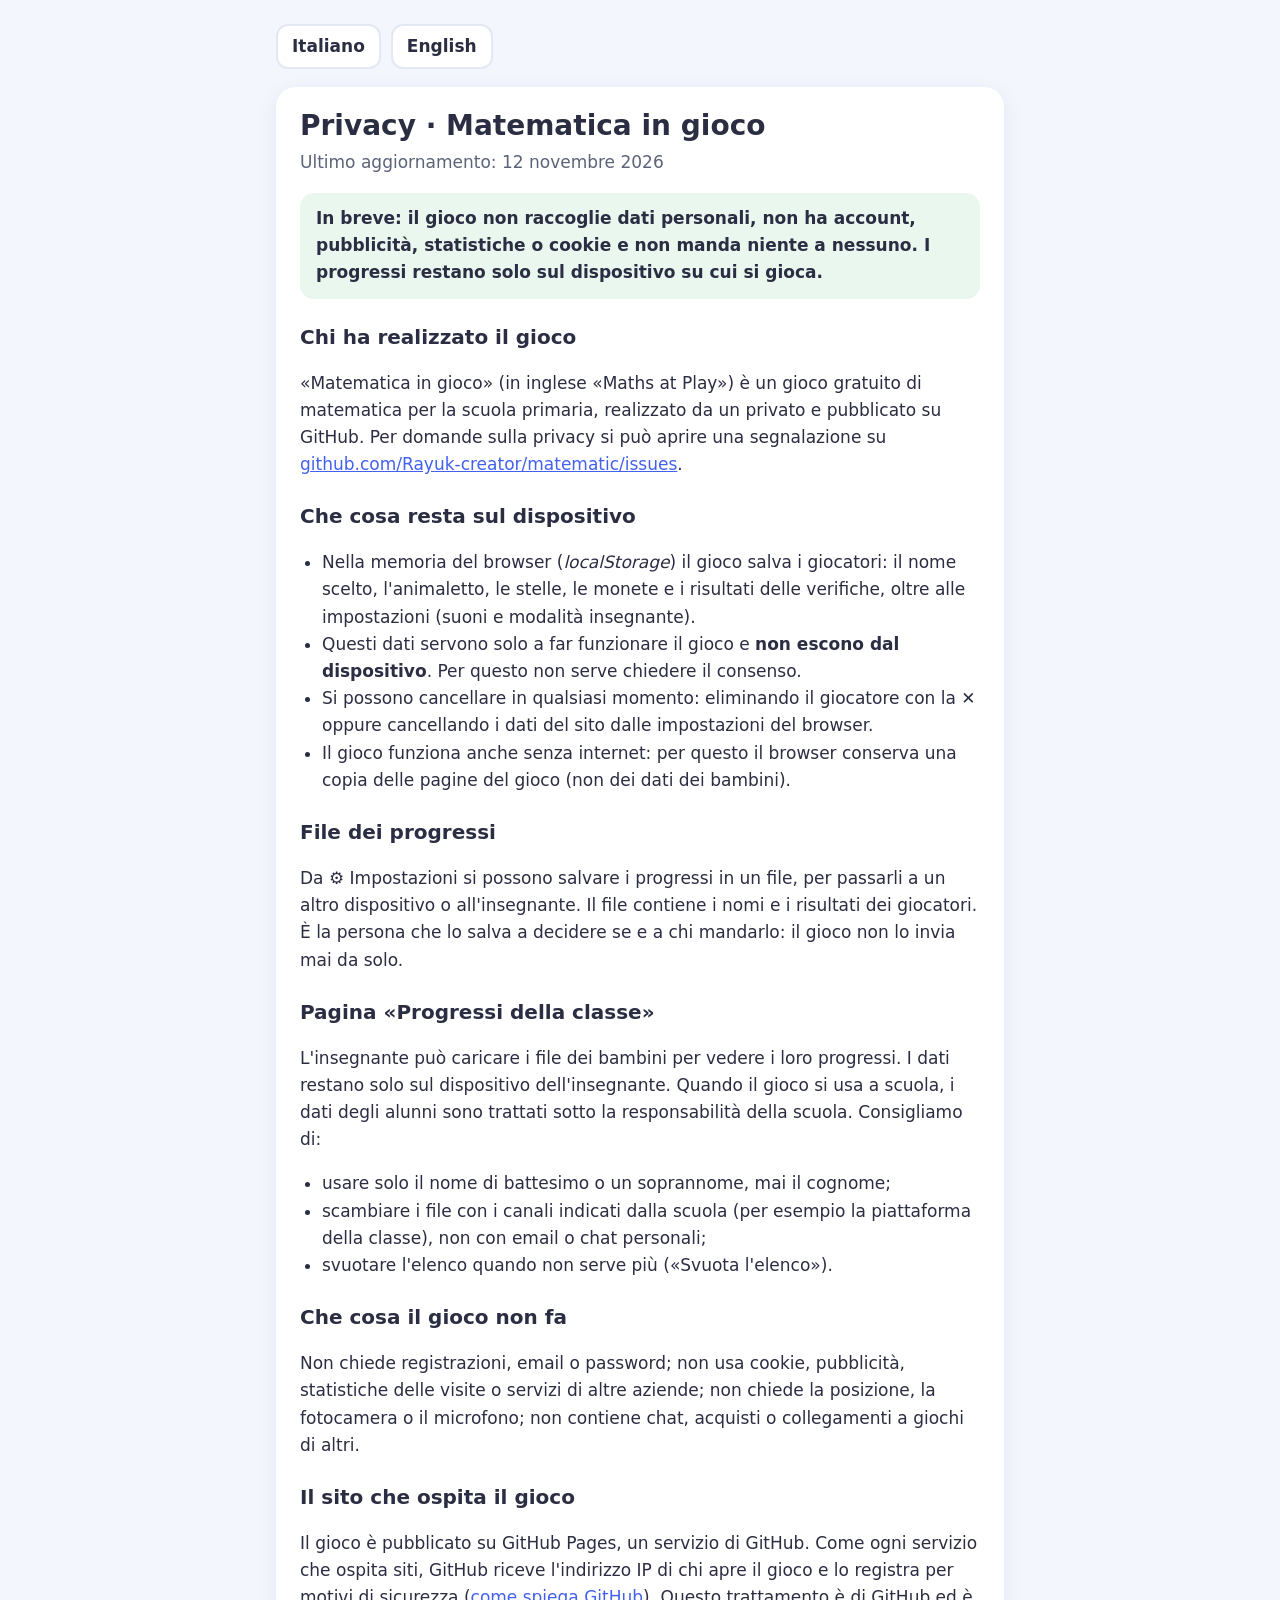
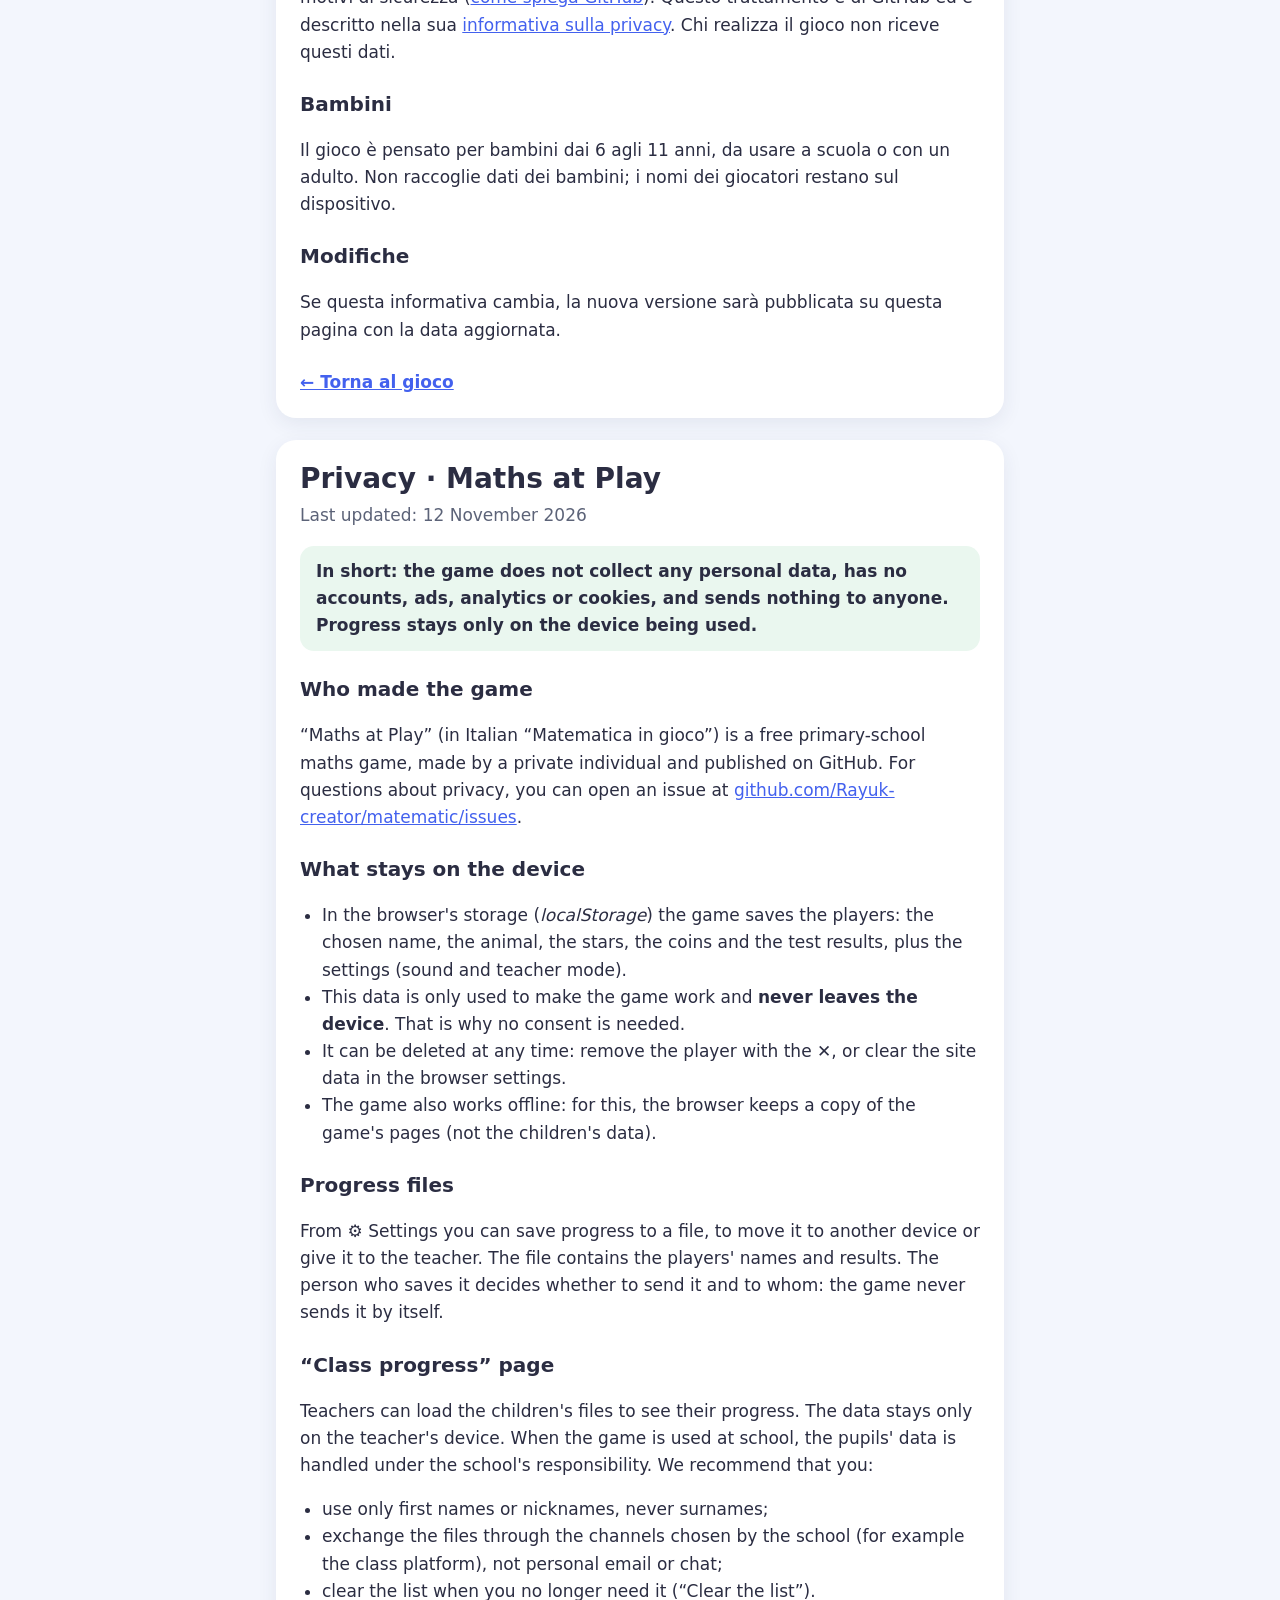
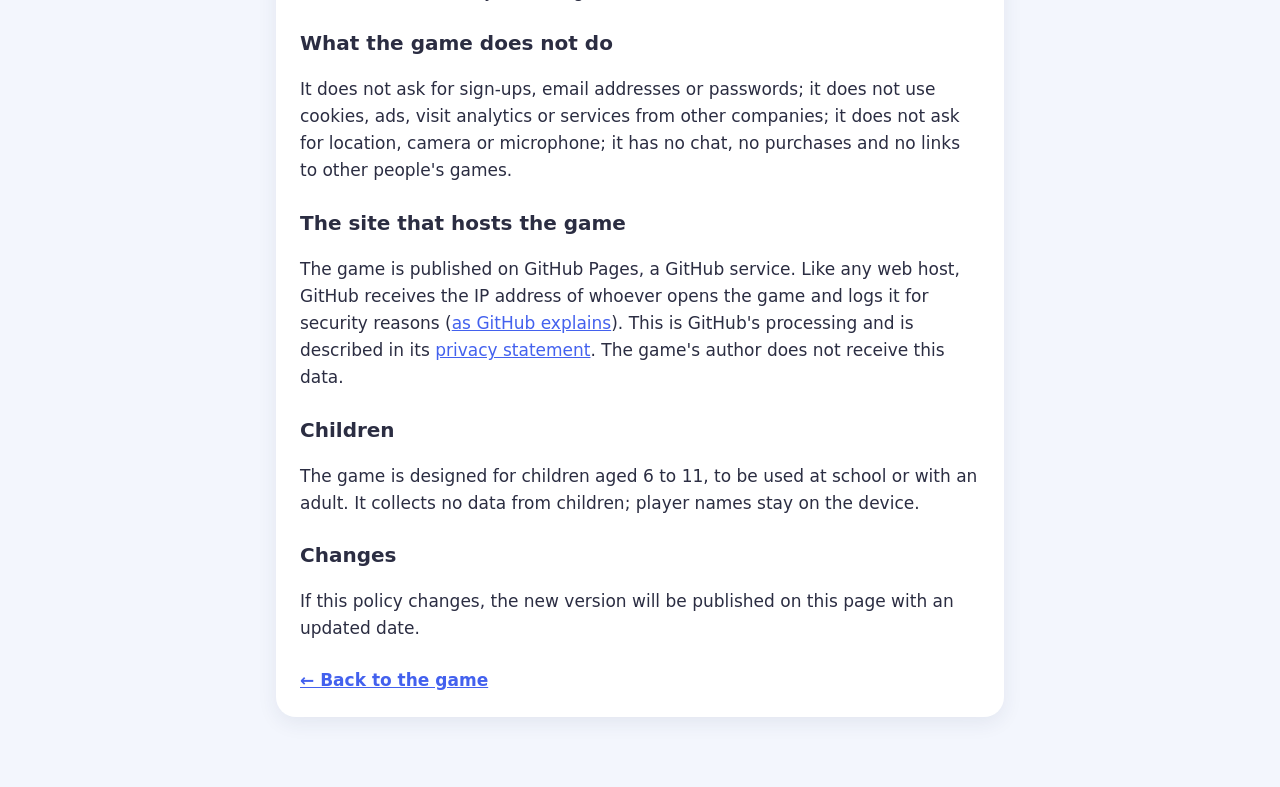
<file: privacy.html>
<!doctype html>
<html lang="it">
<head>
<meta charset="utf-8">
<meta name="viewport" content="width=device-width, initial-scale=1">
<title>Privacy · Matematica in gioco / Maths at Play</title>
<meta name="description" content="Informativa sulla privacy di Matematica in gioco: il gioco non raccoglie dati. Privacy policy of Maths at Play: the game collects no data.">
<link rel="icon" type="image/png" sizes="32x32" href="favicon-32.png">
<style>
  :root { --ink: #2b2d42; --muted: #5c6378; --pri: #4361ee; --line: #e3e8f4; --bg: #f3f6fd; }
  * { box-sizing: border-box; }
  body { margin: 0; background: var(--bg); color: var(--ink); font: 17px/1.6 system-ui, -apple-system, "Segoe UI", Roboto, sans-serif; }
  main { max-width: 760px; margin: 0 auto; padding: 24px 16px 48px; }
  .card { background: #fff; border-radius: 20px; padding: 22px 24px; box-shadow: 0 6px 20px rgba(40, 50, 90, .08); margin-bottom: 22px; }
  nav { display: flex; gap: 10px; flex-wrap: wrap; margin-bottom: 18px; }
  nav a { background: #fff; border: 2px solid var(--line); border-radius: 12px; padding: 7px 14px; color: var(--ink); font-weight: 700; text-decoration: none; }
  h1 { font-size: 28px; line-height: 1.2; margin: 0 0 6px; }
  h2 { font-size: 20px; margin: 22px 0 6px; }
  .date { color: var(--muted); margin: 0 0 10px; }
  .short { background: #eaf7ef; border-radius: 14px; padding: 12px 16px; font-weight: 600; }
  a { color: var(--pri); }
  ul { padding-left: 22px; }
  .back { display: inline-block; margin-top: 8px; font-weight: 700; }
</style>
</head>
<body>
<main>
<nav><a href="#it">Italiano</a><a href="#en">English</a></nav>

<section class="card" id="it" lang="it">
  <h1>Privacy · Matematica in gioco</h1>
  <p class="date">Ultimo aggiornamento: 12 novembre 2026</p>
  <p class="short">In breve: il gioco non raccoglie dati personali, non ha account, pubblicità, statistiche o cookie e non manda niente a nessuno. I progressi restano solo sul dispositivo su cui si gioca.</p>

  <h2>Chi ha realizzato il gioco</h2>
  <p>«Matematica in gioco» (in inglese «Maths at Play») è un gioco gratuito di matematica per la scuola primaria, realizzato da un privato e pubblicato su GitHub. Per domande sulla privacy si può aprire una segnalazione su <a href="https://github.com/Rayuk-creator/matematic/issues">github.com/Rayuk-creator/matematic/issues</a>.</p>

  <h2>Che cosa resta sul dispositivo</h2>
  <ul>
    <li>Nella memoria del browser (<i>localStorage</i>) il gioco salva i giocatori: il nome scelto, l'animaletto, le stelle, le monete e i risultati delle verifiche, oltre alle impostazioni (suoni e modalità insegnante).</li>
    <li>Questi dati servono solo a far funzionare il gioco e <b>non escono dal dispositivo</b>. Per questo non serve chiedere il consenso.</li>
    <li>Si possono cancellare in qualsiasi momento: eliminando il giocatore con la ✕ oppure cancellando i dati del sito dalle impostazioni del browser.</li>
    <li>Il gioco funziona anche senza internet: per questo il browser conserva una copia delle pagine del gioco (non dei dati dei bambini).</li>
  </ul>

  <h2>File dei progressi</h2>
  <p>Da ⚙️ Impostazioni si possono salvare i progressi in un file, per passarli a un altro dispositivo o all'insegnante. Il file contiene i nomi e i risultati dei giocatori. È la persona che lo salva a decidere se e a chi mandarlo: il gioco non lo invia mai da solo.</p>

  <h2>Pagina «Progressi della classe»</h2>
  <p>L'insegnante può caricare i file dei bambini per vedere i loro progressi. I dati restano solo sul dispositivo dell'insegnante. Quando il gioco si usa a scuola, i dati degli alunni sono trattati sotto la responsabilità della scuola. Consigliamo di:</p>
  <ul>
    <li>usare solo il nome di battesimo o un soprannome, mai il cognome;</li>
    <li>scambiare i file con i canali indicati dalla scuola (per esempio la piattaforma della classe), non con email o chat personali;</li>
    <li>svuotare l'elenco quando non serve più («Svuota l'elenco»).</li>
  </ul>

  <h2>Che cosa il gioco non fa</h2>
  <p>Non chiede registrazioni, email o password; non usa cookie, pubblicità, statistiche delle visite o servizi di altre aziende; non chiede la posizione, la fotocamera o il microfono; non contiene chat, acquisti o collegamenti a giochi di altri.</p>

  <h2>Il sito che ospita il gioco</h2>
  <p>Il gioco è pubblicato su GitHub Pages, un servizio di GitHub. Come ogni servizio che ospita siti, GitHub riceve l'indirizzo IP di chi apre il gioco e lo registra per motivi di sicurezza (<a href="https://docs.github.com/en/pages/getting-started-with-github-pages/about-github-pages#data-collection">come spiega GitHub</a>). Questo trattamento è di GitHub ed è descritto nella sua <a href="https://docs.github.com/site-policy/privacy-policies/github-general-privacy-statement">informativa sulla privacy</a>. Chi realizza il gioco non riceve questi dati.</p>

  <h2>Bambini</h2>
  <p>Il gioco è pensato per bambini dai 6 agli 11 anni, da usare a scuola o con un adulto. Non raccoglie dati dei bambini; i nomi dei giocatori restano sul dispositivo.</p>

  <h2>Modifiche</h2>
  <p>Se questa informativa cambia, la nuova versione sarà pubblicata su questa pagina con la data aggiornata.</p>
  <a class="back" href="index.html">← Torna al gioco</a>
</section>

<section class="card" id="en" lang="en">
  <h1>Privacy · Maths at Play</h1>
  <p class="date">Last updated: 12 November 2026</p>
  <p class="short">In short: the game does not collect any personal data, has no accounts, ads, analytics or cookies, and sends nothing to anyone. Progress stays only on the device being used.</p>

  <h2>Who made the game</h2>
  <p>“Maths at Play” (in Italian “Matematica in gioco”) is a free primary-school maths game, made by a private individual and published on GitHub. For questions about privacy, you can open an issue at <a href="https://github.com/Rayuk-creator/matematic/issues">github.com/Rayuk-creator/matematic/issues</a>.</p>

  <h2>What stays on the device</h2>
  <ul>
    <li>In the browser's storage (<i>localStorage</i>) the game saves the players: the chosen name, the animal, the stars, the coins and the test results, plus the settings (sound and teacher mode).</li>
    <li>This data is only used to make the game work and <b>never leaves the device</b>. That is why no consent is needed.</li>
    <li>It can be deleted at any time: remove the player with the ✕, or clear the site data in the browser settings.</li>
    <li>The game also works offline: for this, the browser keeps a copy of the game's pages (not the children's data).</li>
  </ul>

  <h2>Progress files</h2>
  <p>From ⚙️ Settings you can save progress to a file, to move it to another device or give it to the teacher. The file contains the players' names and results. The person who saves it decides whether to send it and to whom: the game never sends it by itself.</p>

  <h2>“Class progress” page</h2>
  <p>Teachers can load the children's files to see their progress. The data stays only on the teacher's device. When the game is used at school, the pupils' data is handled under the school's responsibility. We recommend that you:</p>
  <ul>
    <li>use only first names or nicknames, never surnames;</li>
    <li>exchange the files through the channels chosen by the school (for example the class platform), not personal email or chat;</li>
    <li>clear the list when you no longer need it (“Clear the list”).</li>
  </ul>

  <h2>What the game does not do</h2>
  <p>It does not ask for sign-ups, email addresses or passwords; it does not use cookies, ads, visit analytics or services from other companies; it does not ask for location, camera or microphone; it has no chat, no purchases and no links to other people's games.</p>

  <h2>The site that hosts the game</h2>
  <p>The game is published on GitHub Pages, a GitHub service. Like any web host, GitHub receives the IP address of whoever opens the game and logs it for security reasons (<a href="https://docs.github.com/en/pages/getting-started-with-github-pages/about-github-pages#data-collection">as GitHub explains</a>). This is GitHub's processing and is described in its <a href="https://docs.github.com/site-policy/privacy-policies/github-general-privacy-statement">privacy statement</a>. The game's author does not receive this data.</p>

  <h2>Children</h2>
  <p>The game is designed for children aged 6 to 11, to be used at school or with an adult. It collects no data from children; player names stay on the device.</p>

  <h2>Changes</h2>
  <p>If this policy changes, the new version will be published on this page with an updated date.</p>
  <a class="back" href="english.html">← Back to the game</a>
</section>
</main>
</body>
</html>
</file>
